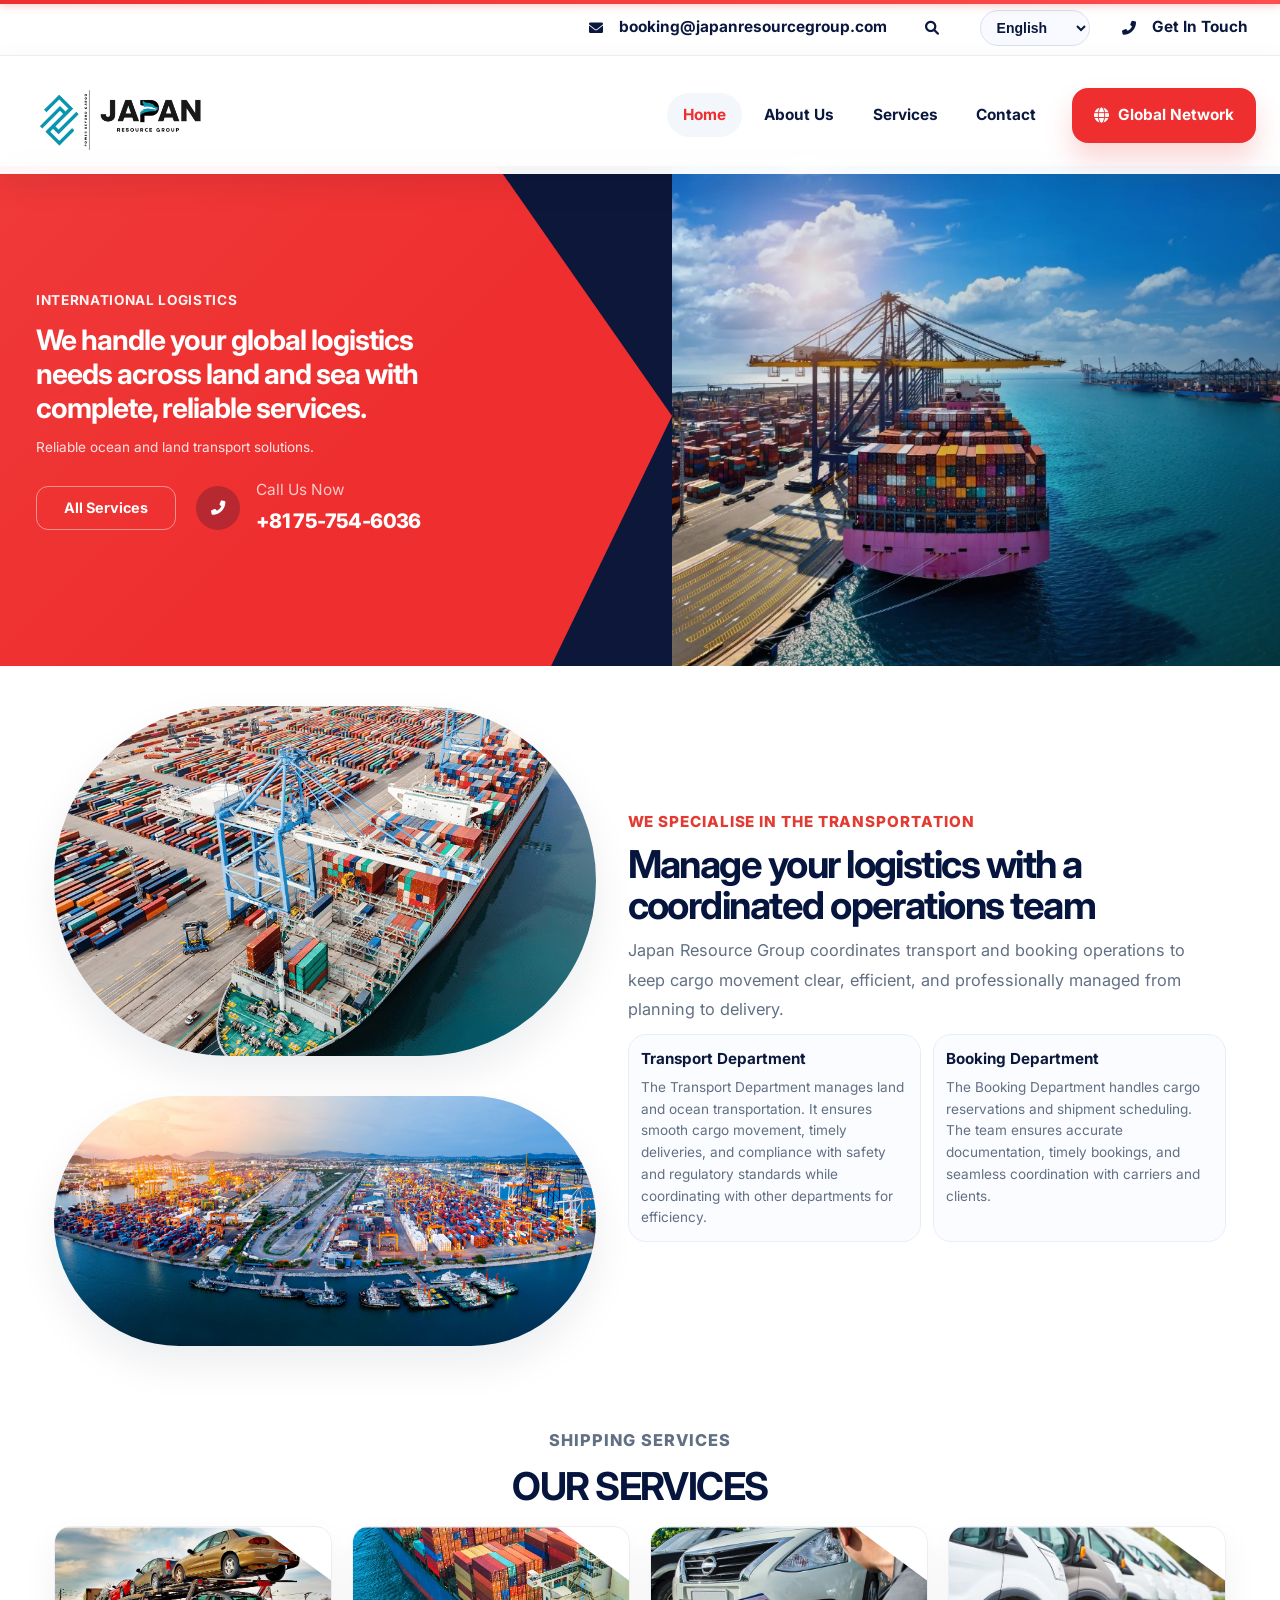
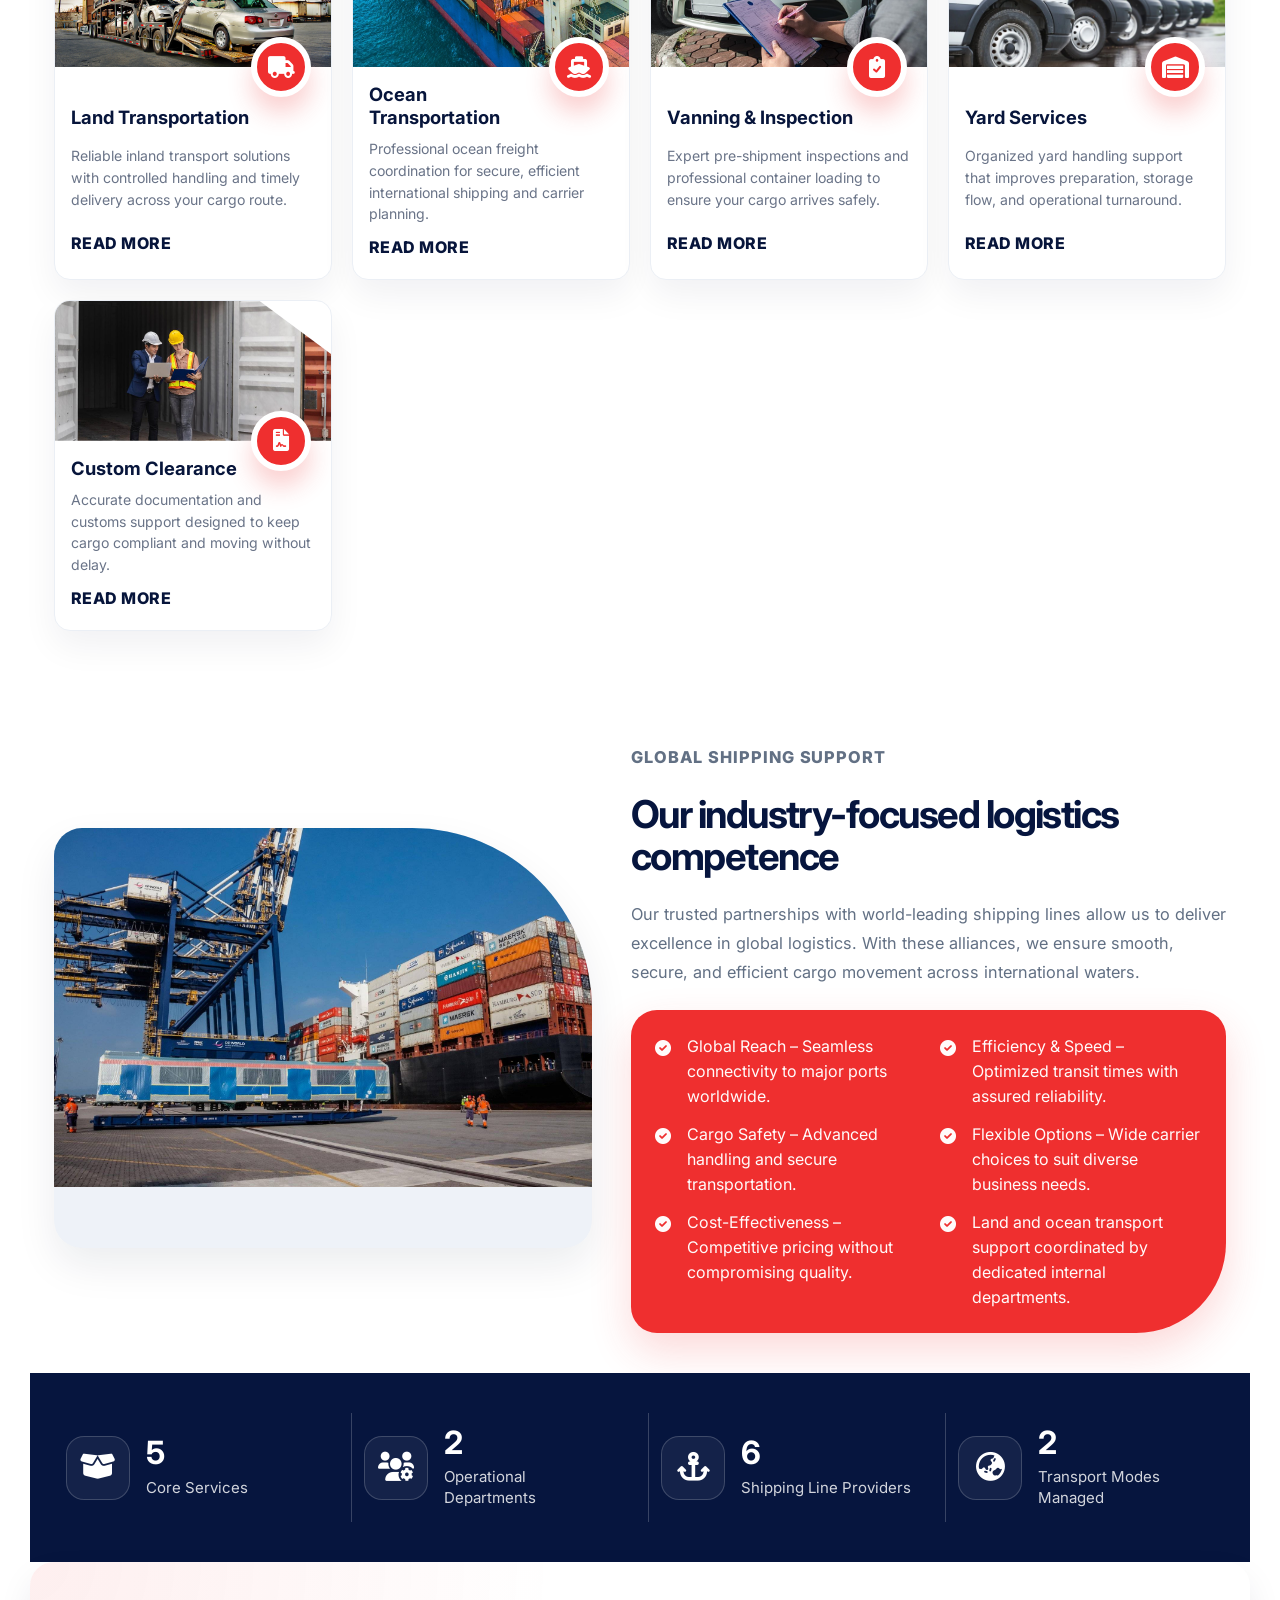
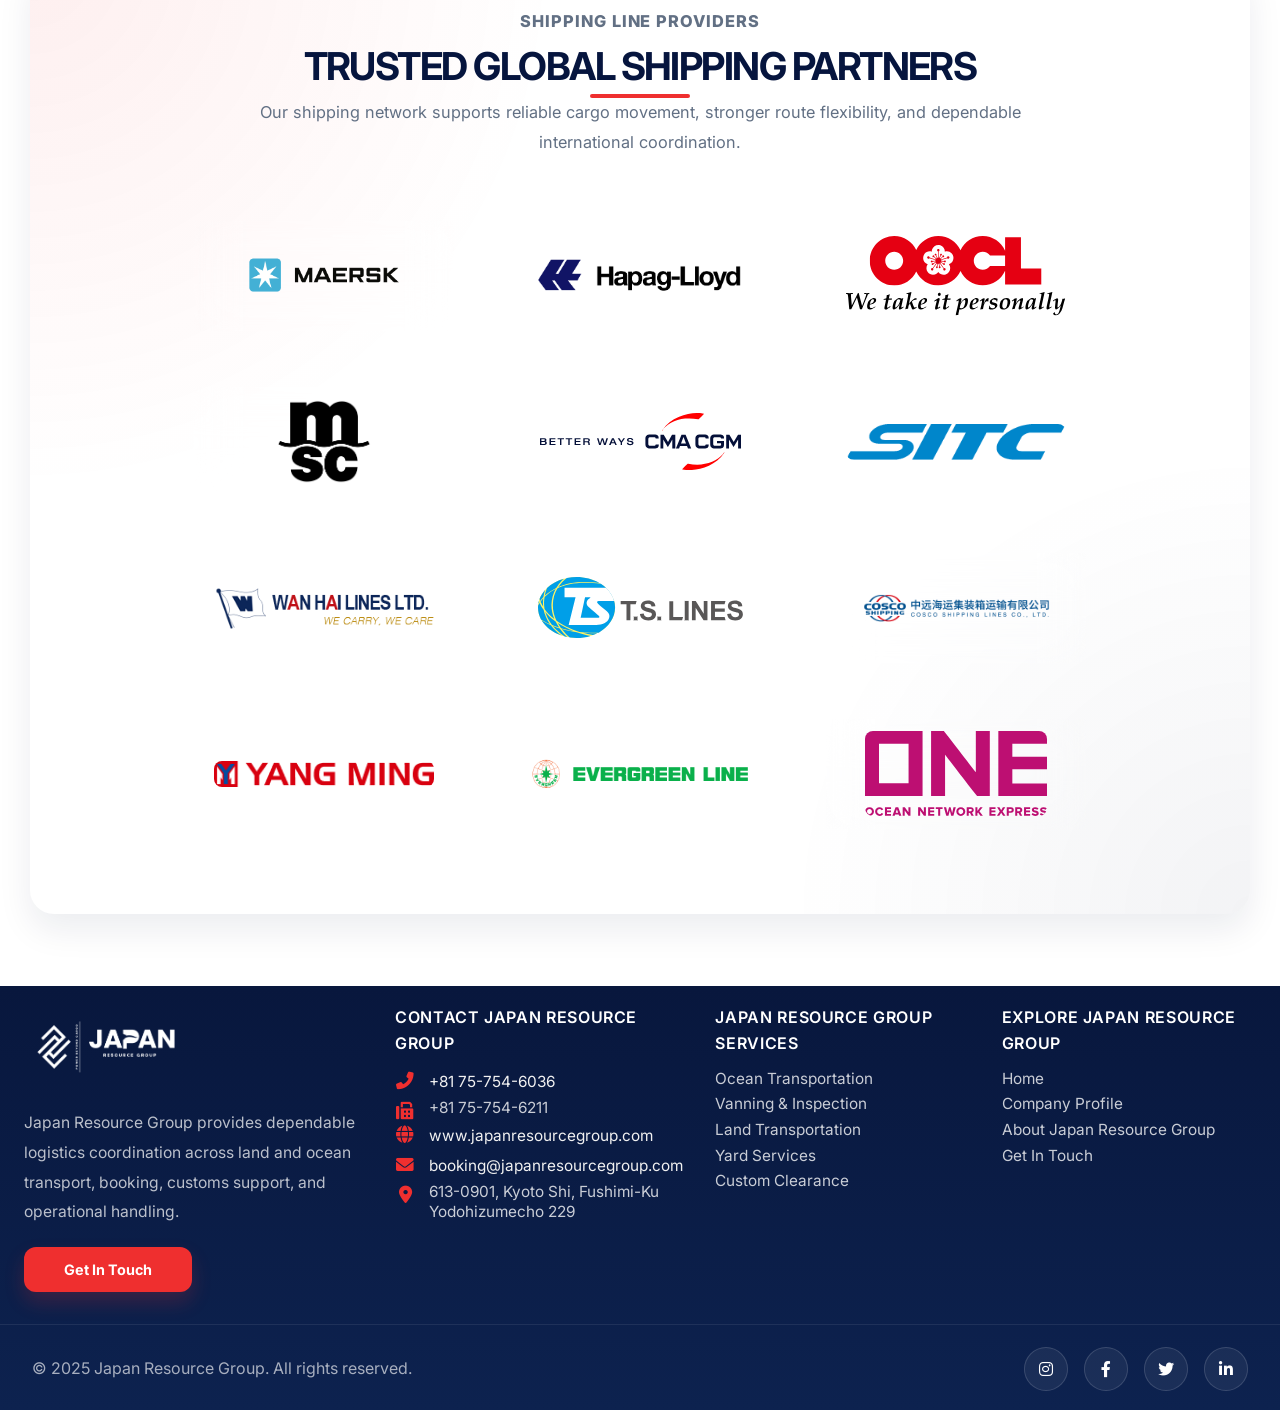
<file: index.html>
<!DOCTYPE html>
<html lang="en">
<head>
    <meta charset="UTF-8">
    <meta name="viewport" content="width=device-width, initial-scale=1.0">
    <title>Japan Resourse Group - Transport & Trade Service Provider</title>
    <link rel="stylesheet" href="styles.css">
    <link href="https://cdnjs.cloudflare.com/ajax/libs/font-awesome/6.0.0/css/all.min.css" rel="stylesheet">
    <link href="https://fonts.googleapis.com/css2?family=Inter:wght@300;400;500;600;700&display=swap" rel="stylesheet">
</head>
<body class="homepage">
    <!-- Scroll Progress Bar -->
    <div class="scroll-progress"></div>
    <header class="header-above">
       <div class="slide-in-right">
        <ul class="nav-list">
            <li><a href="contact.html">
                <i class="fas fa-envelope"></i>
                <span>booking@japanresourcegroup.com</span>
            </a></li>
            <li><a href="#" class="search-toggle"><i class="fas fa-search"></i></a></li>
            <li class="language-select">
            <select id="language-select" onchange="changeLanguage(this.value)">
                <option value="en">English</option>
                <option value="ja">日本語</option>
                <option value="zh">中文</option>
                <option value="ko">한국어</option>
            </select>
        </li>
        <li><a href="contact.html">
            <i class="fas fa-phone-alt"></i>
            <span data-translate="get-in-touch">Get In Touch</span>
        </a></li>
      
        </ul>
       </div>
    </header>
    <!-- Header -->
    <header class="header">
        <div class="header-container">
            <div class="logo">
                <img src="images/logo.png" alt="logo">
            </div>
            <nav class="nav">
                <ul class="nav-list">
                    <li><a href="index.html" class="active" data-translate="home">Home</a></li>
                    <li><a href="about.html" data-translate="about-us">About Us</a></li>
                    <li class="dropdown">
                        <a href="#services" class="dropdown-toggle" data-translate="services">Services <i class="fas fa-chevron-down"></i></a>
                        <ul class="dropdown-menu">
                            <li><a href="ocean_transportation.html">Ocean Transportation</a></li>
                            <li><a href="vanning_inspection.html">Vanning & Inspection</a></li>
                            <li><a href="land_transportation.html">Land Transportation</a></li>
                            <li><a href="yard_services.html">Yard Services</a></li>
                            <li><a href="custom_clearance.html">Custom Clearance</a></li>
                        </ul>
                    </li>
                    
                    <li><a href="contact.html">Contact</a></li>
                </ul>
            </nav>
            <div class="header-actions">
               <a href="contact.html" class="header-cta-btn"><i class="fas fa-globe"></i><span>Global Network</span></a>
            </div>
            <div class="mobile-menu-toggle">
                <span></span>
                <span></span>
                <span></span>
            </div>
        </div>
        
        <!-- Mobile Navigation Menu -->
        <nav class="mobile-nav">
            <ul class="mobile-nav-list">
                <li><a href="#home" class="mobile-nav-link">Home</a></li>
                <li><a href="about.html" class="mobile-nav-link">About Us</a></li>
                <li class="mobile-dropdown">
                    <a href="#services" class="mobile-nav-link mobile-dropdown-toggle">Services <i class="fas fa-chevron-down"></i></a>
                    <ul class="mobile-dropdown-menu">
                        <li><a href="ocean_transportation.html" class="mobile-nav-link">Ocean Transportation</a></li>
                        <li><a href="vanning_inspection.html" class="mobile-nav-link">Vanning & Inspection</a></li>
                        <li><a href="land_transportation.html" class="mobile-nav-link">Land Transportation</a></li>
                        <li><a href="yard_services.html" class="mobile-nav-link">Yard Services</a></li>
                        <li><a href="custom_clearance.html" class="mobile-nav-link">Custom Clearance</a></li>
                    </ul>
                </li>
                
                <li><a href="contact.html" class="mobile-nav-link">Contact</a></li>
            </ul>
        </nav>
    </header>



    

    <!-- Hero Section -->
    <section id="home" class="home-hero">
        <div class="home-hero-panel">
            <p class="home-hero-eyebrow">INTERNATIONAL LOGISTICS</p>
            <h1 data-translate="hero-title">Coordinated Global Logistics</h1>
            <p class="home-hero-copy">Reliable ocean and land transport solutions.</p>
            <div class="home-hero-actions">
                <a href="#services" class="home-primary-btn">All Services</a>
                <div class="home-callout">
                    <span class="home-callout-icon"><i class="fas fa-phone-alt"></i></span>
                    <div>
                        <span class="home-callout-label">Call Us Now</span>
                        <a href="tel:+81757546036" class="home-callout-link">+81 75-754-6036</a>
                    </div>
                </div>
            </div>
        </div>
        <div class="home-hero-visual" aria-hidden="true"></div>
    </section>

    <!-- Main Layout -->
    <div class="main-layout">
        <!-- Main Content Area -->
        <main class="content">
            <!-- Operations Section -->
            <section id="departments" class="operations-showcase section-reveal">
                <div class="operations-media fade-in-up">
                    <div class="operations-image operations-image-large">
                        <img src="images/port1.png" alt="Warehouse planning">
                    </div>
                    <div class="operations-image operations-image-small">
                        <img src="images/about/mission2.jpg" alt="Logistics handling">
                    </div>
                </div>
                <div class="operations-content fade-in-up stagger-1">
                    <p class="section-eyebrow">WE SPECIALISE IN THE TRANSPORTATION</p>
                    <h2>Manage your logistics with a coordinated operations team</h2>
                    <p class="operations-summary">Japan Resource Group coordinates transport and booking operations to keep cargo movement clear, efficient, and professionally managed from planning to delivery.</p>
                    <div class="operations-grid">
                        <article class="operations-point">
                            <h3 data-translate="transport-dept">Transport Department</h3>
                            <p data-translate="transport-desc">Manages land and ocean transportation, ensuring smooth cargo movement and timely deliveries across global routes.</p>
                        </article>
                        <article class="operations-point">
                            <h3 data-translate="booking-dept">Booking Department</h3>
                            <p data-translate="booking-desc">Handles cargo reservations, shipment scheduling, and documentation with precision and reliability.</p>
                        </article>
                    </div>
                </div>
            </section>

            <!-- Services Section -->
            <section id="services" class="services-showcase section-reveal">
                <div class="section-heading fade-in-up">
                    <p class="section-eyebrow">SHIPPING SERVICES</p>
                    <h2 data-translate="our-services">Specialist Logistics Services</h2>
                </div>
                <div class="services-grid home-services-grid">
                    <article class="service-feature-card card-reveal stagger-1">
                        <div class="service-feature-image">
                            <img src="images/land/land2.jpg" alt="Land transportation">
                        </div>
                        <div class="service-feature-icon">
                            <i class="fas fa-truck"></i>
                        </div>
                        <div class="service-feature-content">
                            <h3><a href="land_transportation.html">Land Transportation</a></h3>
                            <p>Reliable inland transport solutions with controlled handling and timely delivery across your cargo route.</p>
                            <a href="land_transportation.html" class="service-read-more">Read More</a>
                        </div>
                    </article>

                    <article class="service-feature-card card-reveal stagger-2">
                        <div class="service-feature-image">
                            <img src="images/ocean/banner.jpg" alt="Ocean transportation">
                        </div>
                        <div class="service-feature-icon">
                            <i class="fas fa-ship"></i>
                        </div>
                        <div class="service-feature-content">
                            <h3><a href="ocean_transportation.html">Ocean Transportation</a></h3>
                            <p>Professional ocean freight coordination for secure, efficient international shipping and carrier planning.</p>
                            <a href="ocean_transportation.html" class="service-read-more">Read More</a>
                        </div>
                    </article>

                    <article class="service-feature-card card-reveal stagger-3">
                        <div class="service-feature-image">
                            <img src="images/vanning/inspection_exterior.png" alt="Vanning & Inspection">
                        </div>
                        <div class="service-feature-icon">
                            <i class="fas fa-clipboard-check"></i>
                        </div>
                        <div class="service-feature-content">
                            <h3 data-translate="vanning-inspection"><a href="vanning_inspection.html">Vanning & Inspection</a></h3>
                            <p data-translate="vanning-inspection-desc">Expert pre-shipment inspections and professional container loading to ensure your cargo arrives safely.</p>
                            <a href="vanning_inspection.html" class="service-read-more" data-translate="read-more">Read More</a>
                        </div>
                    </article>

                    <article class="service-feature-card card-reveal stagger-4">
                        <div class="service-feature-image">
                            <img src="images/yard/cover.jpg" alt="Yard services">
                        </div>
                        <div class="service-feature-icon">
                            <i class="fas fa-warehouse"></i>
                        </div>
                        <div class="service-feature-content">
                            <h3><a href="yard_services.html">Yard Services</a></h3>
                            <p>Organized yard handling support that improves preparation, storage flow, and operational turnaround.</p>
                            <a href="yard_services.html" class="service-read-more">Read More</a>
                        </div>
                    </article>

                    <article class="service-feature-card card-reveal stagger-5">
                        <div class="service-feature-image">
                            <img src="images/custom/cover2.jpg" alt="Custom clearance">
                        </div>
                        <div class="service-feature-icon">
                            <i class="fas fa-file-contract"></i>
                        </div>
                        <div class="service-feature-content">
                            <h3><a href="custom_clearance.html">Custom Clearance</a></h3>
                            <p>Accurate documentation and customs support designed to keep cargo compliant and moving without delay.</p>
                            <a href="custom_clearance.html" class="service-read-more">Read More</a>
                        </div>
                    </article>
                </div>
            </section>

            <!-- Competence Section -->
            <section class="competence-section section-reveal">
                <div class="competence-media fade-in-up">
                    <img src="images/port2.jpg" alt="Warehouse operations">
                </div>
                <div class="competence-content fade-in-up stagger-1">
                    <p class="section-eyebrow">GLOBAL SHIPPING SUPPORT</p>
                    <h2>Our industry-focused logistics competence</h2>
                    <p data-translate="partnership-desc">Our trusted partnerships with world-leading shipping lines allow us to deliver excellence in global logistics. With these alliances, we ensure smooth, secure, and efficient cargo movement across international waters.</p>
                    <div class="competence-panel">
                        <ul class="competence-list">
                            <li data-translate="benefit1"><strong>Global Reach</strong> – Seamless connectivity to major ports worldwide.</li>
                            <li data-translate="benefit2"><strong>Efficiency & Speed</strong> – Optimized transit times with assured reliability.</li>
                            <li data-translate="benefit3"><strong>Cargo Safety</strong> – Advanced handling and secure transportation.</li>
                            <li data-translate="benefit4"><strong>Flexible Options</strong> – Wide carrier choices to suit diverse business needs.</li>
                            <li data-translate="benefit5"><strong>Cost-Effectiveness</strong> – Competitive pricing without compromising quality.</li>
                            <li>Land and ocean transport support coordinated by dedicated internal departments.</li>
                        </ul>
                    </div>
                </div>
            </section>

            <!-- Stats Section -->
            <section class="stats-band section-reveal">
                <div class="stats-grid">
                    <article class="stat-card fade-in-up stagger-1">
                        <span class="stat-icon"><i class="fas fa-box-open"></i></span>
                        <div>
                            <strong>5</strong>
                            <p>Core Services</p>
                        </div>
                    </article>
                    <article class="stat-card fade-in-up stagger-2">
                        <span class="stat-icon"><i class="fas fa-users-cog"></i></span>
                        <div>
                            <strong>2</strong>
                            <p>Operational Departments</p>
                        </div>
                    </article>
                    <article class="stat-card fade-in-up stagger-3">
                        <span class="stat-icon"><i class="fas fa-anchor"></i></span>
                        <div>
                            <strong>6</strong>
                            <p>Shipping Line Providers</p>
                        </div>
                    </article>
                    <article class="stat-card fade-in-up stagger-4">
                        <span class="stat-icon"><i class="fas fa-globe-asia"></i></span>
                        <div>
                            <strong>2</strong>
                            <p>Transport Modes Managed</p>
                        </div>
                    </article>
                </div>
            </section>

            <!-- Shipping Line Providers Section -->
            <section id="partners" class="shipping-providers-section section-reveal">
                <div class="section-heading fade-in-up">
                    <p class="section-eyebrow" data-translate="shipping-providers">SHIPPING LINE PROVIDERS</p>
                    <h2>Trusted global shipping partners</h2>
                    <p>Our shipping network supports reliable cargo movement, stronger route flexibility, and dependable international coordination.</p>
                </div>

                <div class="partners-static-container fade-in-up">
                    <div class="partners-static-grid">
                        <div class="shipping-logo">
                            <img src="images/Maersk-Logo.png" alt="Maersk" class="logo-image">
                        </div>
                        <div class="shipping-logo">
                            <img src="images/partners/hapag.png" alt="Hapag-Lloyd" class="logo-image">
                        </div>
                        <div class="shipping-logo">
                            <img src="images/OOCL_logo.svg" alt="OOCL" class="logo-image">
                        </div>
                        <div class="shipping-logo">
                            <img src="images/partners/msc.png" alt="MSC" class="logo-image">
                        </div>
                        <div class="shipping-logo">
                            <img src="images/partners/CMACGM.svg" alt="CMA CGM" class="logo-image">
                        </div>
                        <div class="shipping-logo">
                            <img src="images/partners/sitc.png" alt="SITC" class="logo-image">
                        </div>
                        <div class="shipping-logo">
                            <img src="images/partners/ts_lines.png" alt="T.S. Lines" class="logo-image">
                        </div>
                        <div class="shipping-logo">
                            <img src="images/partners/wan_hai.png" alt="Wan Hai" class="logo-image">
                        </div>
                        <div class="shipping-logo">
                            <img src="images/partners/cosco.png" alt="COSCO" class="logo-image">
                        </div>
                        <div class="shipping-logo">
                            <img src="images/partners/yang_ming.png" alt="Yang Ming" class="logo-image">
                        </div>
                        <div class="shipping-logo">
                            <img src="images/partners/evergreen.png" alt="Evergreen" class="logo-image">
                        </div>
                        <div class="shipping-logo">
                            <img src="images/partners/one.svg" alt="Evergreen" class="logo-image">
                        </div>
                    </div>
                </div>
            </section>

          
        </main>
    </div>

    <!-- Footer -->
    <footer id="contact" class="footer">
        <div class="footer-content">
            <div class="footer-section footer-brand">
               <img src="images/logo.png" alt="logo" width="250" height="100"/>
               <p>Japan Resource Group provides dependable logistics coordination across land and ocean transport, booking, customs support, and operational handling.</p>
               <a href="contact.html" class="footer-cta">Get In Touch</a>
            </div>
            <div class="footer-section">
                <h4 data-translate="contact-japan">CONTACT JAPAN RESOURCE GROUP</h4>
                
                <div class="contact-info">
                    <div class="contact-item">
                        <i class="fas fa-phone-alt"></i>
                        <div class="contact-details">
                            <a href="tel:+81757546036" data-translate="footer-phone-2" style="text-decoration:none;">+81 75-754-6036</a>
                        </div>
                    </div>
                    <div class="contact-item">
                        <i class="fas fa-fax"></i>
                        <div class="contact-details">
                            <span data-translate="footer-phone-3">+81 75-754-6211</span>
                        </div>
                    </div>
                    <div class="contact-item">
                        <i class="fas fa-globe"></i>
                        <a href="https://www.japanresourcegroup.com" target="_blank" data-translate="footer-website">www.japanresourcegroup.com</a>
                    </div>
                    <div class="contact-item">
                        <i class="fas fa-envelope"></i>
                        <a href="mailto:booking@japanresourcegroup.com" data-translate="footer-email">booking@japanresourcegroup.com</a>
                    </div>
                    <div class="contact-item">
                        <i class="fas fa-map-marker-alt"></i>
                        <span data-translate="footer-address">613-0901, Kyoto Shi, Fushimi-Ku Yodohizumecho 229</span>
                    </div>
                </div>
            </div>
            <div class="footer-section">
                <h4 data-translate="japan-services">JAPAN RESOURCE GROUP SERVICES</h4>
                <ul>
                    <li><a href="ocean_transportation.html" data-translate="ocean_transportation">Ocean Transportation</a></li>
                    <li><a href="vanning_inspection.html" data-translate="vanning_inspection">Vanning & Inspection</a></li>
                    <li><a href="land_transportation.html" data-translate="land_transportation">Land Transportation</a></li>
                    <li><a href="yard_services.html" data-translate="yard_services">Yard Services</a></li>
                    <li><a href="custom_clearance.html" data-translate="custom_clearance">Custom Clearance</a></li>
                </ul>
            </div>
            <div class="footer-section">
                <h4 data-translate="explore-japan">EXPLORE JAPAN RESOURCE GROUP</h4>
                <ul>
                    <li><a href="index.html" data-translate="home">Home</a></li>
                    <li><a href="about.html" data-translate="company-profile">Company Profile</a></li>
                    <li><a href="about.html" data-translate="about-japan">About Japan Resource Group</a></li>
                    <li><a href="contact.html" data-translate="get-in-touch">Get In Touch</a></li>
                </ul>
            </div>
        </div>
        <div class="footer-bottom">
            <p><span data-translate="footer-copyright">&copy; 2025 Japan Resource Group.</span> <span data-translate="rights-reserved">All rights reserved.</span></p>
            <div class="social-links">
                <!-- <a href="#"><i class="fab fa-facebook"></i></a> -->
                <a href="#"><i class="fab fa-instagram"></i></a>
                <a href="#"><i class="fab fa-facebook-f"></i></a>
                <a href="#"><i class="fab fa-twitter"></i></a>
                <a href="#"><i class="fab fa-linkedin-in"></i></a>
            </div>
        </div>
    </footer>

    <!-- Scroll to Top Button -->
    <button id="scrollToTop" class="scroll-to-top" aria-label="Scroll to top">
        <i class="fas fa-chevron-up"></i>
    </button>

    <script src="script.js"></script>
    <script src="language-system.js"></script>
    <script src="search.js"></script>
    <script src="scroll-to-top.js"></script>
</body>
</html>
</file>
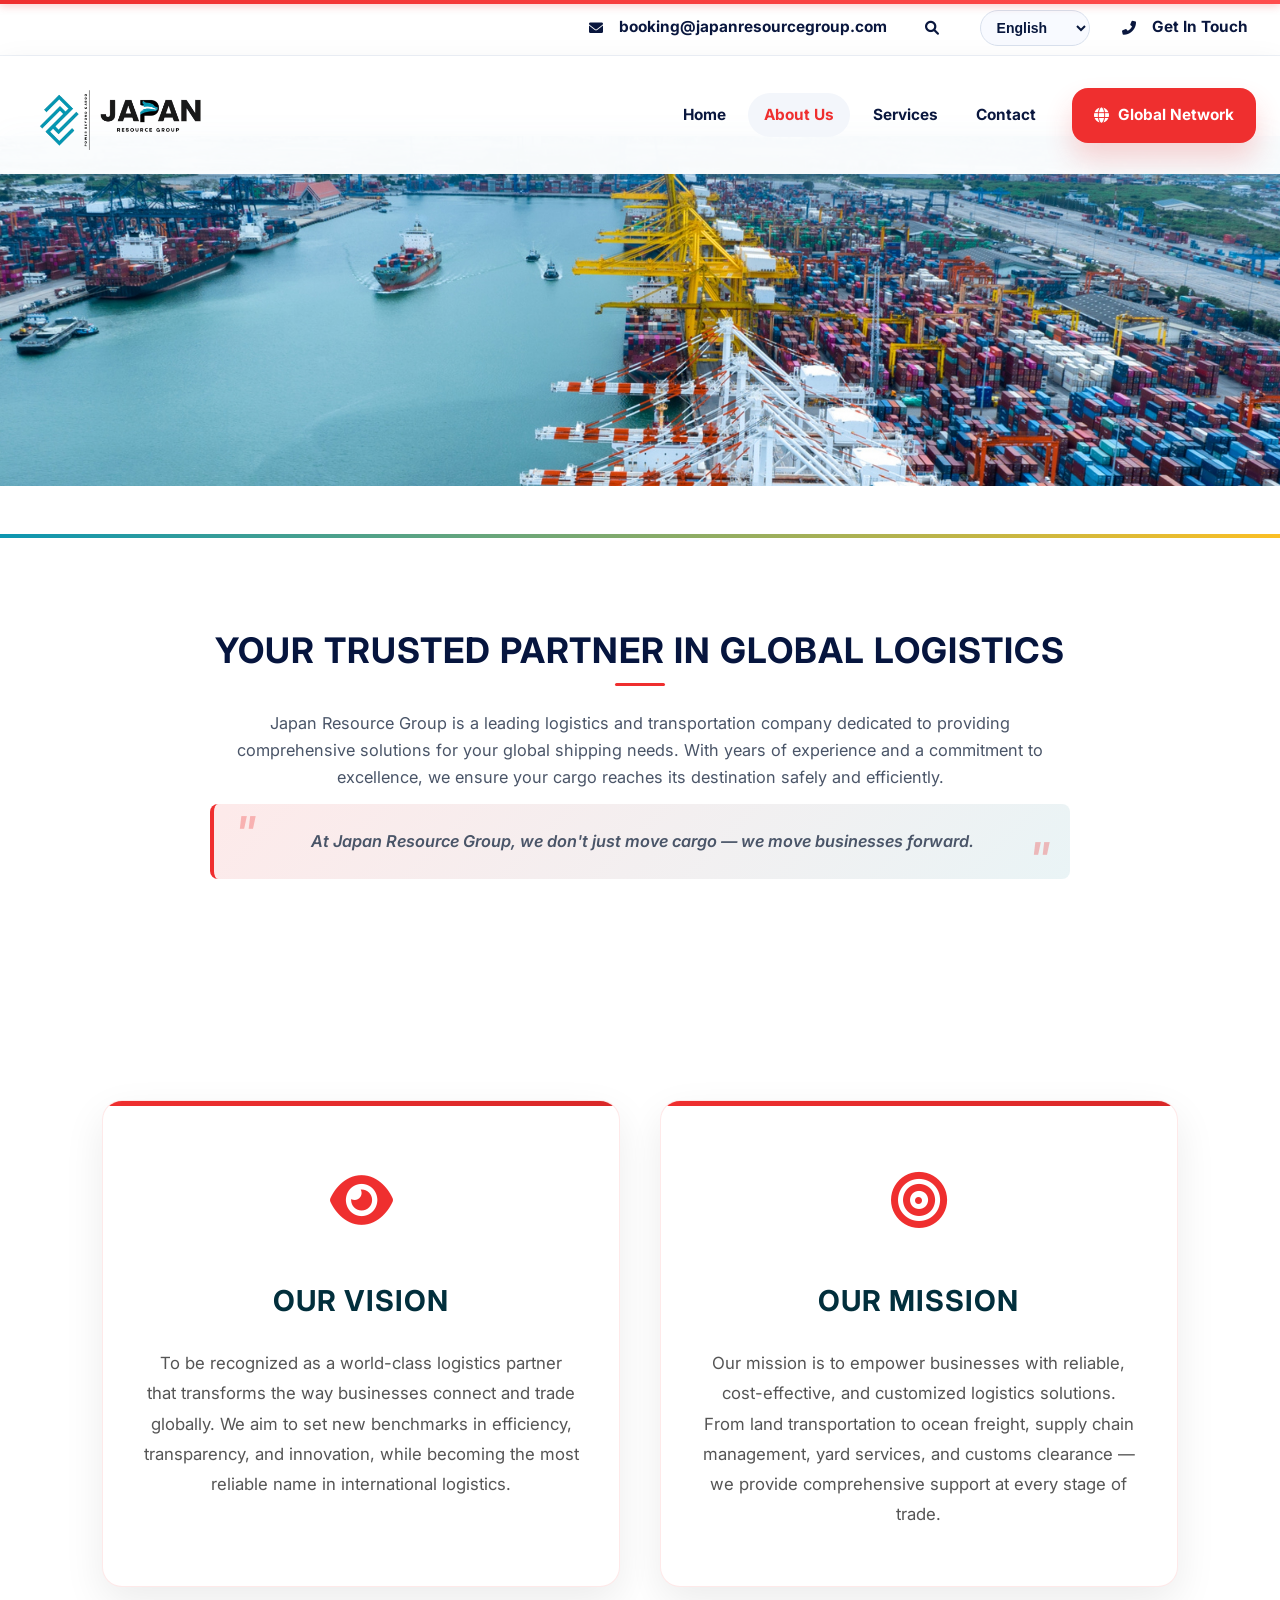
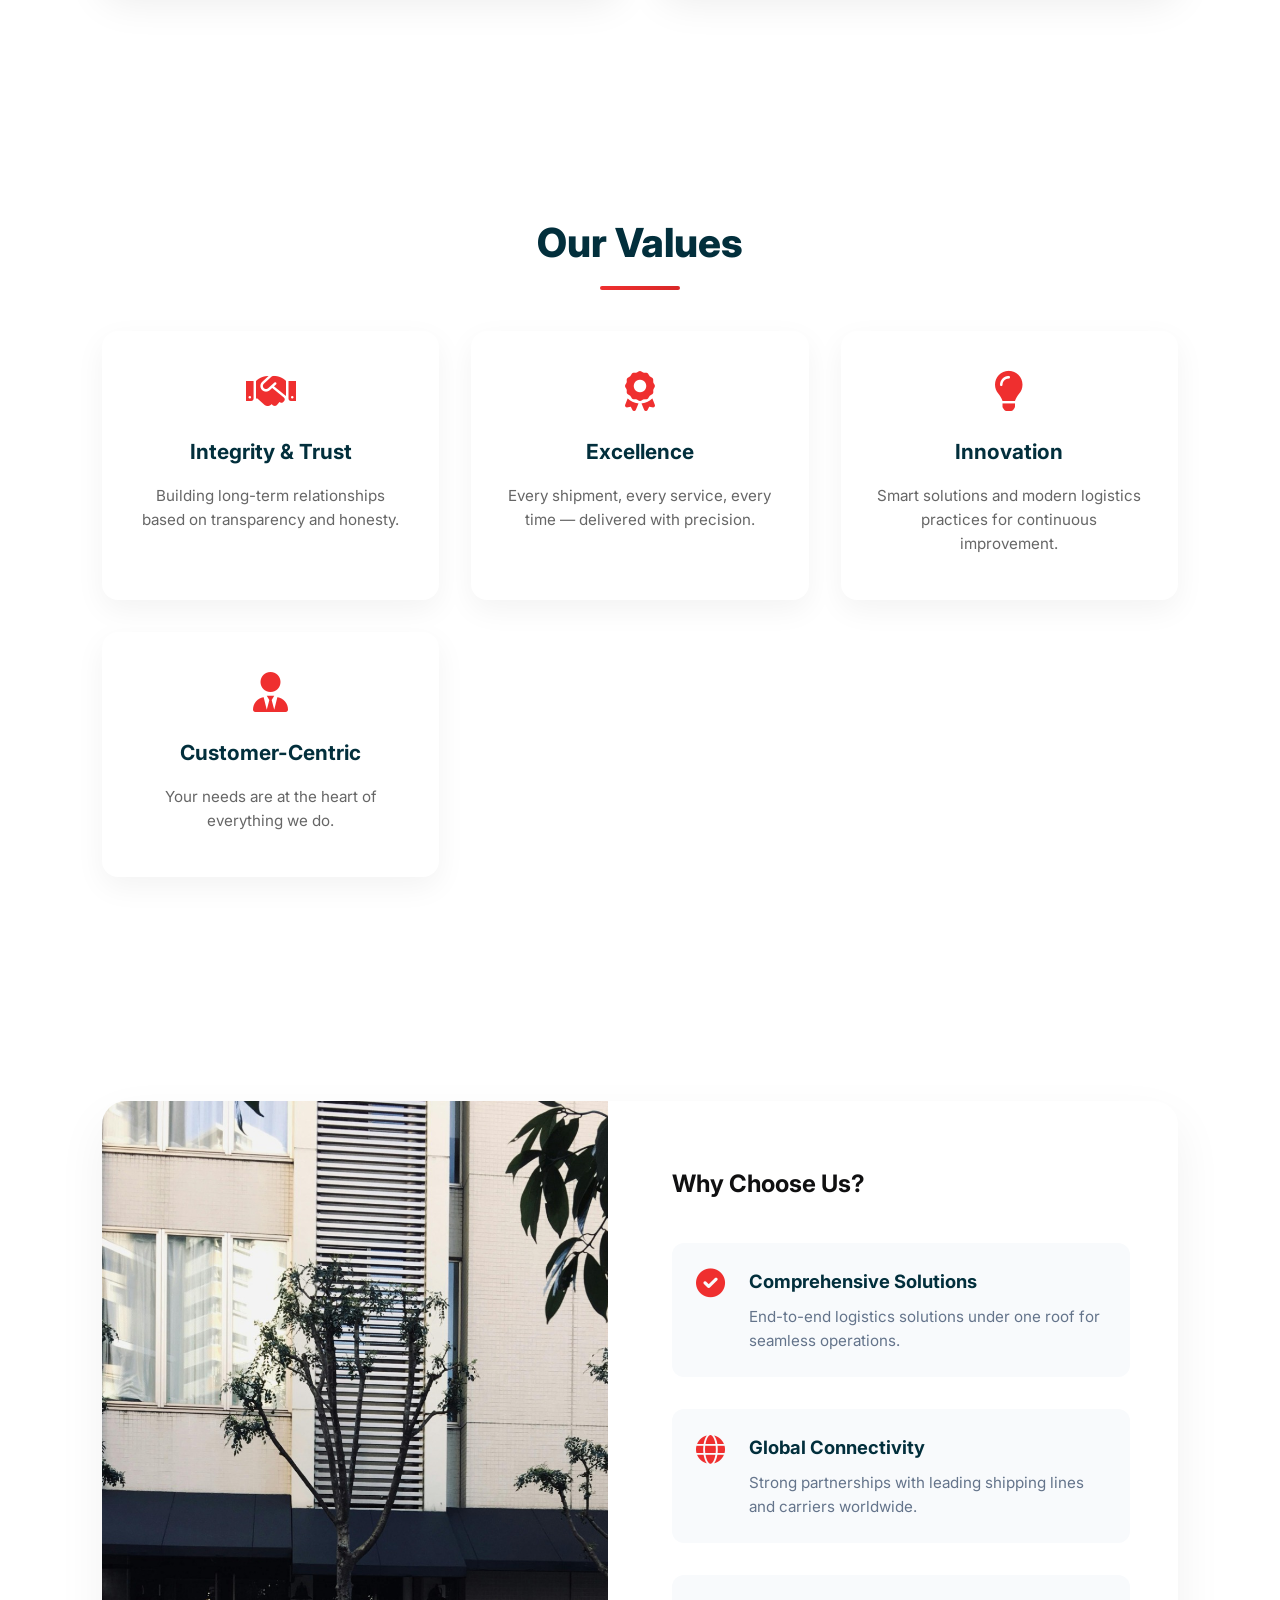
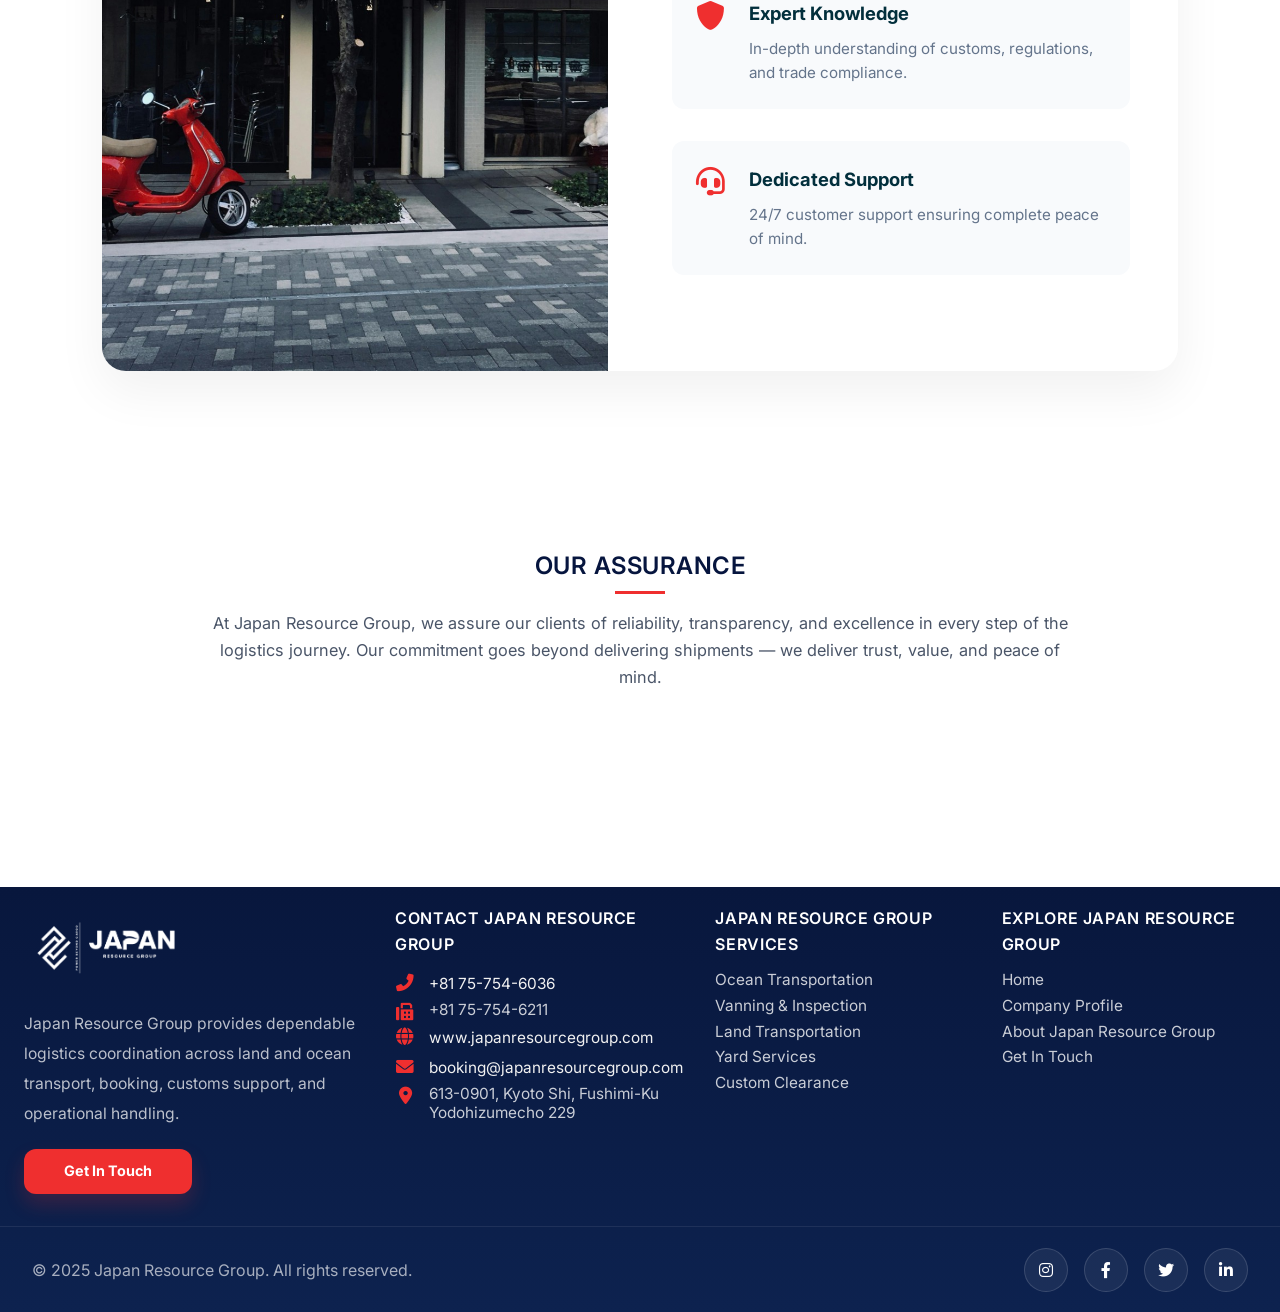
<file: about.html>
<!DOCTYPE html>
<html lang="en">
<head>
    <meta charset="UTF-8">
    <meta name="viewport" content="width=device-width, initial-scale=1.0">
    <title>About Us - Japan Resource Group - Transport & Trade Service Provider</title>
    <link rel="stylesheet" href="styles.css">
    <link href="https://cdnjs.cloudflare.com/ajax/libs/font-awesome/6.0.0/css/all.min.css" rel="stylesheet">
    <link href="https://fonts.googleapis.com/css2?family=Inter:wght@300;400;500;600;700&display=swap" rel="stylesheet">
</head>
<body class="homepage">
    <!-- Scroll Progress Bar -->
    <div class="scroll-progress"></div>
    <header class="header-above">
       <div class="slide-in-right">
        <ul class="nav-list">
            <li><a href="contact.html">
                <i class="fas fa-envelope"></i>
                <span>booking@japanresourcegroup.com</span>
            </a></li>
            <li><a href="#" class="search-toggle"><i class="fas fa-search"></i></a></li>
            <li class="language-select">
            <select id="language-select" onchange="changeLanguage(this.value)">
                <option value="en">English</option>
                <option value="ja">日本語</option>
                <option value="zh">中文</option>
                <option value="ko">한국어</option>
            </select>
        </li>
        <li><a href="contact.html">
            <i class="fas fa-phone-alt"></i>
            <span data-translate="get-in-touch">Get In Touch</span>
        </a></li>
      
        </ul>
       </div>
    </header>
    <!-- Header -->
    <header class="header">
        <div class="header-container">
            <div class="logo">
                <img src="images/logo.png" alt="logo">
            </div>
            <nav class="nav">
                <ul class="nav-list">
                    <li><a href="index.html" data-translate="home">Home</a></li>
                    <li><a href="about.html" class="active" data-translate="about-us">About Us</a></li>
                    <li class="dropdown">
                        <a href="#services" class="dropdown-toggle" data-translate="services">Services <i class="fas fa-chevron-down"></i></a>
                        <ul class="dropdown-menu">
                            <li><a href="ocean_transportation.html">Ocean Transportation</a></li>
                            <li><a href="vanning_inspection.html">Vanning & Inspection</a></li>
                            <li><a href="land_transportation.html">Land Transportation</a></li>
                            <li><a href="yard_services.html">Yard Services</a></li>
                            <li><a href="custom_clearance.html">Custom Clearance</a></li>
                        </ul>
                    </li>
                    
                    <li><a href="contact.html">Contact</a></li>
                </ul>
            </nav>
            <div class="header-actions">
               <a href="contact.html" class="header-cta-btn"><i class="fas fa-globe"></i><span>Global Network</span></a>
            </div>
            <div class="mobile-menu-toggle">
                <span></span>
                <span></span>
                <span></span>
            </div>
        </div>
        
        <!-- Mobile Navigation Menu -->
        <nav class="mobile-nav">
            <ul class="mobile-nav-list">
                <li><a href="index.html" class="mobile-nav-link">Home</a></li>
                <li><a href="about.html" class="mobile-nav-link">About Us</a></li>
                <li class="mobile-dropdown">
                    <a href="#services" class="mobile-nav-link mobile-dropdown-toggle">Services <i class="fas fa-chevron-down"></i></a>
                    <ul class="mobile-dropdown-menu">
                        <li><a href="ocean_transportation.html" class="mobile-nav-link">Ocean Transportation</a></li>
                        <li><a href="vanning_inspection.html" class="mobile-nav-link">Vanning & Inspection</a></li>
                        <li><a href="land_transportation.html" class="mobile-nav-link">Land Transportation</a></li>
                        <li><a href="yard_services.html" class="mobile-nav-link">Yard Services</a></li>
                        <li><a href="custom_clearance.html" class="mobile-nav-link">Custom Clearance</a></li>
                    </ul>
                </li>
                
                <li><a href="contact.html" class="mobile-nav-link">Contact</a></li>
            </ul>
        </nav>
    </header>


    <!-- Main Banner -->
    <section class="about-banner">
    
    </section>

    <!-- About Us Content -->
    <div class="about-container">
        <div class="about-main-content">
            <div class="company-section bounce-in-up">
                <h2 class="bounce-in-left" data-translate="about-subtitle">JAPAN RESOURCE GROUP | ABOUT US</h2>
                <p class="text-reveal bounce-elastic stagger-1" data-translate="about-desc">Japan Resource Group stands as a trusted name in logistics and supply chain management, delivering excellence through experience, reliability, and innovation. With a strong global presence and a customer-first approach, we specialize in providing comprehensive solutions that simplify complex logistics challenges. Our services cover land transportation, ocean freight, supply chain management, yard services, and customs clearance — ensuring end-to-end support for businesses across industries. Backed by an expert team and strategic global partnerships, we focus on efficiency, transparency, and cost-effectiveness to help our clients achieve smooth and seamless trade operations.</p>
                <p class="highlight-text bounce-scale stagger-2">At Japan Resource Group, we don't just move cargo — we move businesses forward.</p>
            </div>

          

            <!-- Modern Purpose Section (Mission & Vision) -->
            <section class="modern-section">
                <div class="purpose-grid">
                    <div class="purpose-card vision-card bounce-in-left">
                        <div class="purpose-icon"><i class="fas fa-eye"></i></div>
                        <h3 data-translate="our-vision">Our Vision</h3>
                        <p>To be recognized as a world-class logistics partner that transforms the way businesses connect and trade globally. We aim to set new benchmarks in efficiency, transparency, and innovation, while becoming the most reliable name in international logistics.</p>
                    </div>
                    <div class="purpose-card mission-card bounce-in-right">
                        <div class="purpose-icon"><i class="fas fa-bullseye"></i></div>
                        <h3 data-translate="our-mission">Our Mission</h3>
                        <p>Our mission is to empower businesses with reliable, cost-effective, and customized logistics solutions. From land transportation to ocean freight, supply chain management, yard services, and customs clearance — we provide comprehensive support at every stage of trade.</p>
                    </div>
                </div>
            </section>

            <!-- Modern Core Values Section -->
            <section class="modern-section">
                <h2 class="section-title-center" data-translate="our-values">Our Core Values</h2>
                <div class="values-grid">
                    <div class="value-card bounce-in-up stagger-1">
                        <i class="fas fa-handshake"></i>
                        <h4>Integrity & Trust</h4>
                        <p>Building long-term relationships based on transparency and honesty.</p>
                    </div>
                    <div class="value-card bounce-in-up stagger-2">
                        <i class="fas fa-award"></i>
                        <h4>Excellence</h4>
                        <p>Every shipment, every service, every time — delivered with precision.</p>
                    </div>
                    <div class="value-card bounce-in-up stagger-3">
                        <i class="fas fa-lightbulb"></i>
                        <h4>Innovation</h4>
                        <p>Smart solutions and modern logistics practices for continuous improvement.</p>
                    </div>
                    <div class="value-card bounce-in-up stagger-4">
                        <i class="fas fa-user-tie"></i>
                        <h4>Customer-Centric</h4>
                        <p>Your needs are at the heart of everything we do.</p>
                    </div>
                </div>
            </section>

            <!-- Modern Why Choose Us Section -->
            <section class="modern-section">
                <div class="why-us-split bounce-in-up">
                    <div class="why-us-image">
                        <img src="images/about1.jpeg" alt="Logistics Excellence">
                    </div>
                    <div class="why-us-content">
                        <h2 class="bounce-in-left" data-translate="why-choose-us">Why Choose Us</h2>
                        <div class="benefit-list">
                            <div class="benefit-item bounce-in-right stagger-1">
                                <i class="fas fa-check-circle"></i>
                                <div>
                                    <h5>Comprehensive Solutions</h5>
                                    <p>End-to-end logistics solutions under one roof for seamless operations.</p>
                                </div>
                            </div>
                            <div class="benefit-item bounce-in-right stagger-2">
                                <i class="fas fa-globe"></i>
                                <div>
                                    <h5>Global Connectivity</h5>
                                    <p>Strong partnerships with leading shipping lines and carriers worldwide.</p>
                                </div>
                            </div>
                            <div class="benefit-item bounce-in-right stagger-3">
                                <i class="fas fa-shield-alt"></i>
                                <div>
                                    <h5>Expert Knowledge</h5>
                                    <p>In-depth understanding of customs, regulations, and trade compliance.</p>
                                </div>
                            </div>
                            <div class="benefit-item bounce-in-right stagger-4">
                                <i class="fas fa-headset"></i>
                                <div>
                                    <h5>Dedicated Support</h5>
                                    <p>24/7 customer support ensuring complete peace of mind.</p>
                                </div>
                            </div>
                        </div>
                    </div>
                </div>
            </section>

            <!-- Final Assurance Section -->
            <div class="company-section bounce-in-up hover-lift">
               
                <h3 class="bounce-scale" data-translate="our-assurance">Our Assurance</h3>
                <p>At Japan Resource Group, we assure our clients of reliability, transparency, and excellence in every step of the logistics journey. Our commitment goes beyond delivering shipments — we deliver trust, value, and peace of mind.</p>
            </div>
        </div>
        
        <!-- Land Transport Services Section -->
       <!-- <div class="land-transport-section bounce-in-up">
            <div class="land-transport-content">
                <div class="land-transport-text bounce-in-left">
                    <h2 class="bounce-scale">Efficient & Secure Land Transport, Powered by Japan Resource Group</h2>
                    <p class="bounce-elastic stagger-1">Japan Resource Group ensures smooth and reliable land transportation solutions designed to meet diverse customer needs. From dedicated carrier vehicles to containerized transport, we guarantee safe handling, timely delivery, and cost-effective operations. With years of experience in the logistics industry, our specialized land transport services provide efficiency, flexibility, and complete peace of mind for our clients.</p>
                </div>
                <div class="land-transport-image bounce-in-right">
                    <img src="https://images.unsplash.com/photo-1566576912321-d58ddd7a6088?ixlib=rb-4.0.3&ixid=M3wxMjA3fDB8MHxwaG90by1wYWdlfHx8fGVufDB8fHx8fA%3D%3D&auto=format&fit=crop&w=1000&q=80" alt="Car Carrier Truck on Highway" class="bounce-scale stagger-2">
                </div>
            </div>
        </div> -->  
        
                     
        
       
    </div>

    <!-- Footer -->
    <footer id="contact" class="footer">
        <div class="footer-content">
            <div class="footer-section footer-brand">
                <img src="images/logo.png" alt="logo" width="250" height="100"/>
                <p>Japan Resource Group provides dependable logistics coordination across land and ocean transport, booking, customs support, and operational handling.</p>
                <a href="contact.html" class="footer-cta">Get In Touch</a>
            </div>
            <div class="footer-section">
                <h4 data-translate="contact-japan">CONTACT JAPAN RESOURCE GROUP</h4>
                
                <div class="contact-info">
                    <div class="contact-item">
                        <i class="fas fa-phone-alt"></i>
                        <div class="contact-details">
                            <a href="tel:+81757546036" data-translate="footer-phone-2">+81 75-754-6036</a>
                        </div>
                    </div>
                    <div class="contact-item">
                        <i class="fas fa-fax"></i>
                        <div class="contact-details">
                            <span data-translate="footer-phone-3">+81 75-754-6211</span>
                        </div>
                    </div>
                    <div class="contact-item">
                        <i class="fas fa-globe"></i>
                        <a href="https://www.japanresourcegroup.com" target="_blank" data-translate="footer-website">www.japanresourcegroup.com</a>
                    </div>
                    <div class="contact-item">
                        <i class="fas fa-envelope"></i>
                        <a href="mailto:booking@japanresourcegroup.com" data-translate="footer-email">booking@japanresourcegroup.com</a>
                    </div>
                    <div class="contact-item">
                        <i class="fas fa-map-marker-alt"></i>
                        <span data-translate="footer-address">613-0901, Kyoto Shi, Fushimi-Ku Yodohizumecho 229</span>
                    </div>
                </div>
            </div>
            <div class="footer-section">
                <h4 data-translate="japan-services">JAPAN RESOURCE GROUP SERVICES</h4>
                <ul>
                    <li><a href="ocean_transportation.html" data-translate="ocean_transportation">Ocean Transportation</a></li>
                    <li><a href="vanning_inspection.html" data-translate="vanning_inspection">Vanning & Inspection</a></li>
                    <li><a href="land_transportation.html" data-translate="land_transportation">Land Transportation</a></li>
                    <li><a href="yard_services.html" data-translate="yard_services">Yard Services</a></li>
                    <li><a href="custom_clearance.html" data-translate="custom_clearance">Custom Clearance</a></li>
                </ul>
            </div>
            <div class="footer-section">
                <h4 data-translate="explore-japan">EXPLORE JAPAN RESOURCE GROUP</h4>
                <ul>
                    <li><a href="index.html" data-translate="home">Home</a></li>
                    <li><a href="about.html" data-translate="company-profile">Company Profile</a></li>
                    <li><a href="about.html" data-translate="about-japan">About Japan Resource Group</a></li>
                    <li><a href="contact.html" data-translate="get-in-touch">Get In Touch</a></li>
                </ul>
            </div>
        </div>
        <div class="footer-bottom">
            <p><span data-translate="footer-copyright">&copy; 2025 Japan Resource Group.</span> <span data-translate="rights-reserved">All rights reserved.</span></p>
            <div class="social-links">
                <!-- <a href="#"><i class="fab fa-facebook"></i></a> -->
                <a href="#"><i class="fab fa-instagram"></i></a>
                <a href="#"><i class="fab fa-facebook-f"></i></a>
                <a href="#"><i class="fab fa-twitter"></i></a>
                <a href="#"><i class="fab fa-linkedin-in"></i></a>
            </div>
        </div>
    </footer>
    
    <!-- Scroll to Top Button -->
    <button id="scrollToTop" class="scroll-to-top" aria-label="Scroll to top">
        <i class="fas fa-chevron-up"></i>
    </button>
    
    <script src="script.js"></script>
    <script src="language-system.js"></script>
    <script src="search.js"></script>
    <script src="scroll-to-top.js"></script>
</body>
</html>
</file>
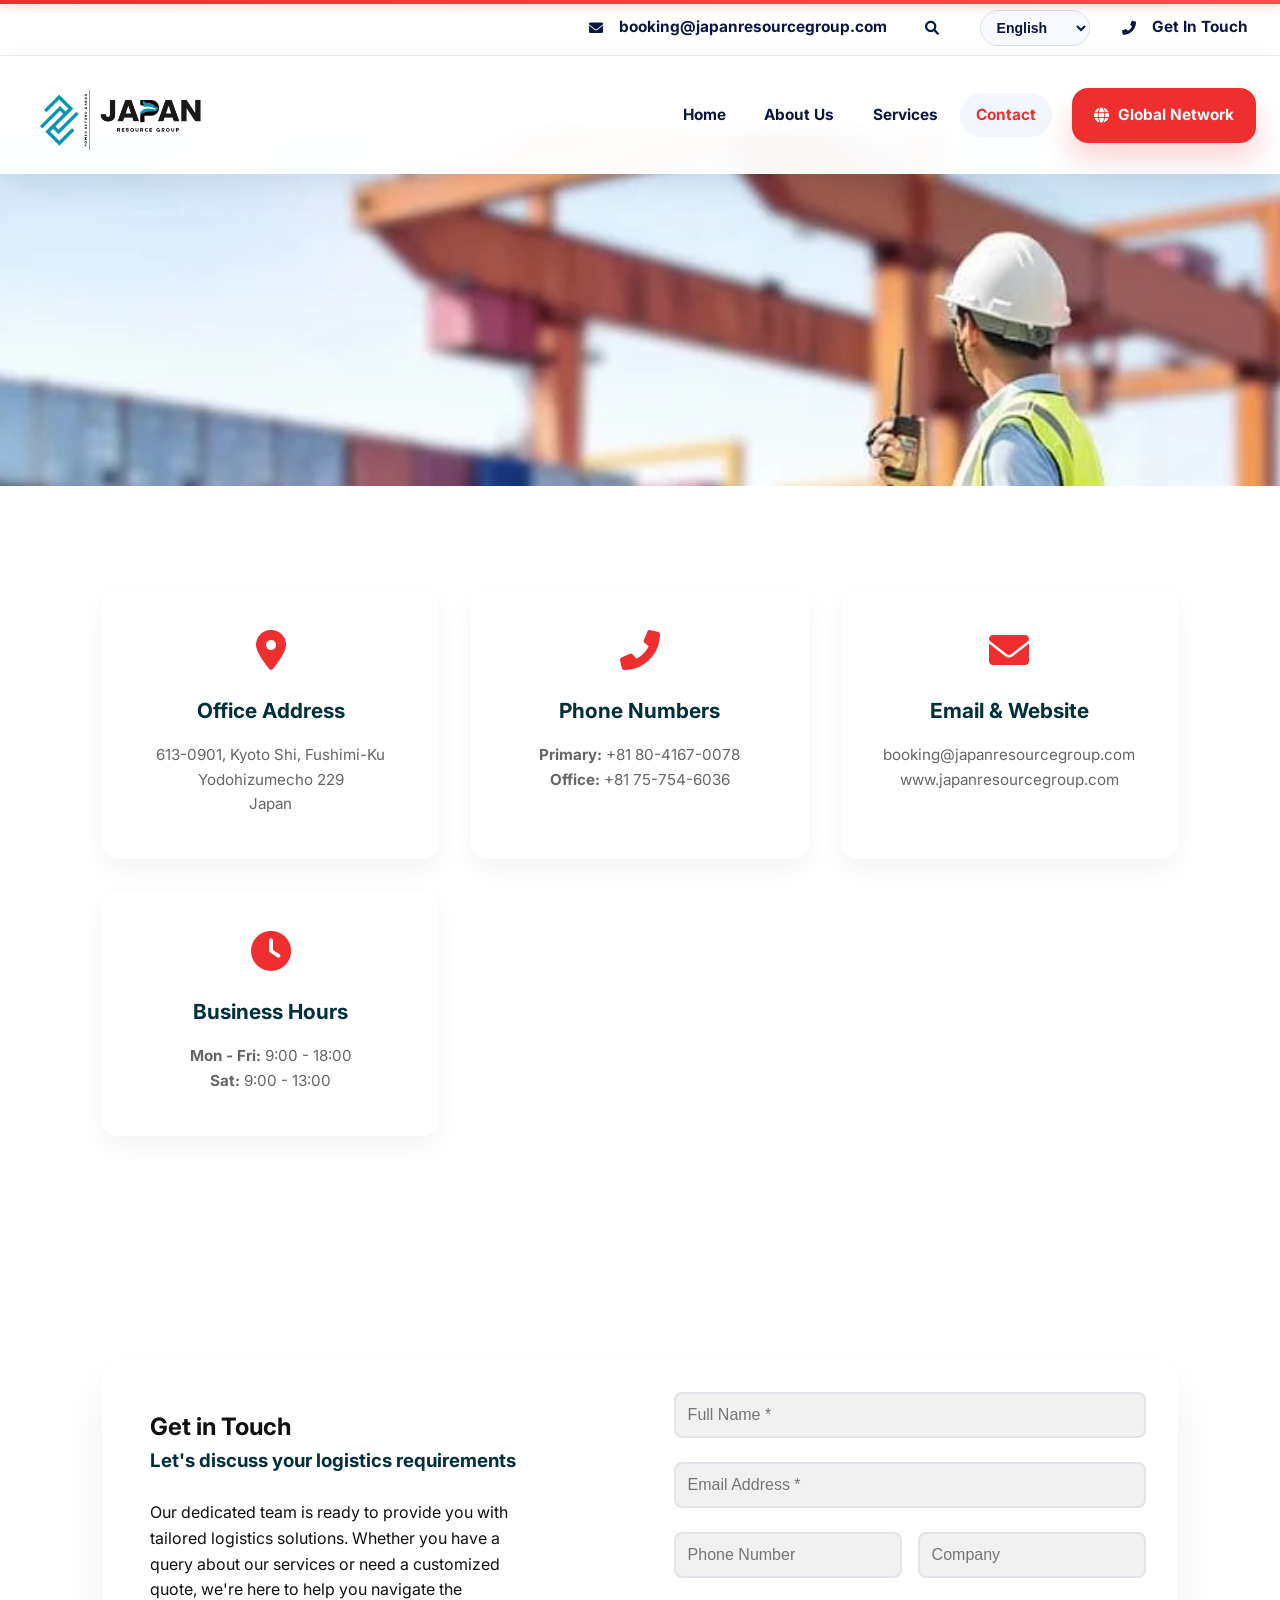
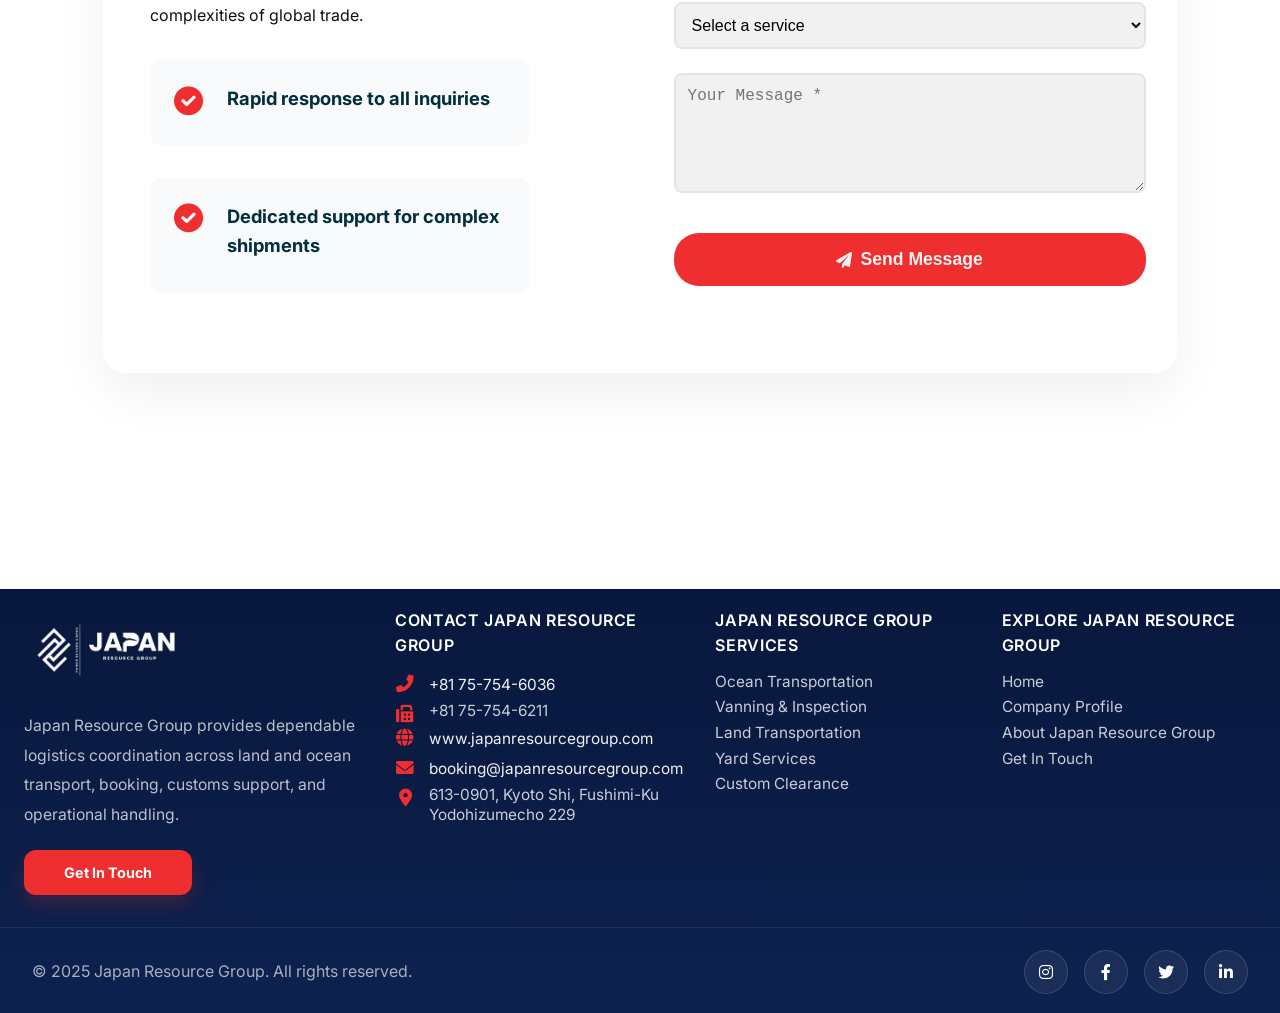
<file: contact.html>
<!DOCTYPE html>
<html lang="en">
<head>
    <meta charset="UTF-8">
    <meta name="viewport" content="width=device-width, initial-scale=1.0">
    <title>Contact Us - Japan Resource Group - Transport & Trade Service Provider</title>
    <link rel="stylesheet" href="styles.css">
    <link href="https://cdnjs.cloudflare.com/ajax/libs/font-awesome/6.0.0/css/all.min.css" rel="stylesheet">
    <link href="https://fonts.googleapis.com/css2?family=Inter:wght@300;400;500;600;700&display=swap" rel="stylesheet">
</head>
<body class="homepage">
    <!-- Scroll Progress Bar -->
    <div class="scroll-progress"></div>
    <header class="header-above">
       <div class="slide-in-right">
        <ul class="nav-list">
            <li><a href="contact.html">
                <i class="fas fa-envelope"></i>
                <span>booking@japanresourcegroup.com</span>
            </a></li>
            <li><a href="#" class="search-toggle"><i class="fas fa-search"></i></a></li>
            <li class="language-select">
            <select id="language-select" onchange="changeLanguage(this.value)">
                <option value="en">English</option>
                <option value="ja">日本語</option>
                <option value="zh">中文</option>
                <option value="ko">한국어</option>
            </select>
        </li>
        <li><a href="contact.html">
            <i class="fas fa-phone-alt"></i>
            <span data-translate="get-in-touch">Get In Touch</span>
        </a></li>
      
        </ul>
       </div>
    </header>
    <!-- Header -->
    <header class="header">
        <div class="header-container">
            <div class="logo">
                <img src="images/logo.png" alt="logo">
            </div>
            <nav class="nav">
                <ul class="nav-list">
                    <li><a href="index.html" data-translate="home">Home</a></li>
                    <li><a href="about.html" data-translate="about-us">About Us</a></li>
                    <li class="dropdown">
                        <a href="#services" class="dropdown-toggle" data-translate="services">Services <i class="fas fa-chevron-down"></i></a>
                        <ul class="dropdown-menu">
                            <li><a href="ocean_transportation.html">Ocean Transportation</a></li>
                            <li><a href="vanning_inspection.html">Vanning & Inspection</a></li>
                            <li><a href="land_transportation.html">Land Transportation</a></li>
                            <li><a href="yard_services.html">Yard Services</a></li>
                            <li><a href="custom_clearance.html">Custom Clearance</a></li>
                        </ul>
                    </li>
                    
                    <li><a href="contact.html" class="active">Contact</a></li>
                </ul>
            </nav>
            <div class="header-actions">
               <a href="contact.html" class="header-cta-btn"><i class="fas fa-globe"></i><span>Global Network</span></a>
            </div>
            <div class="mobile-menu-toggle">
                <span></span>
                <span></span>
                <span></span>
            </div>
        </div>
        
        <!-- Mobile Navigation Menu -->
        <nav class="mobile-nav">
            <ul class="mobile-nav-list">
                <li><a href="index.html" class="mobile-nav-link">Home</a></li>
                <li><a href="about.html" class="mobile-nav-link">About Us</a></li>
                <li class="mobile-dropdown">
                    <a href="#services" class="mobile-nav-link mobile-dropdown-toggle">Services <i class="fas fa-chevron-down"></i></a>
                    <ul class="mobile-dropdown-menu">
                        <li><a href="ocean_transportation.html" class="mobile-nav-link">Ocean Transportation</a></li>
                        <li><a href="vanning_inspection.html" class="mobile-nav-link">Vanning & Inspection</a></li>
                        <li><a href="land_transportation.html" class="mobile-nav-link">Land Transportation</a></li>
                        <li><a href="yard_services.html" class="mobile-nav-link">Yard Services</a></li>
                        <li><a href="custom_clearance.html" class="mobile-nav-link">Custom Clearance</a></li>
                    </ul>
                </li>
                
                <li><a href="contact.html" class="mobile-nav-link active">Contact</a></li>
            </ul>
        </nav>
    </header>

    <!-- Main Banner -->
    <section class="contact-banner">
    
    </section>

    <!-- Contact Content -->
    <div class="ocean-container">
        <div class="ocean-main-content">
            <!-- Modern Contact Info Grid -->
            <section class="modern-section" style="padding-top: 0;">
                <div class="values-grid">
                    <div class="value-card bounce-in-up stagger-1">
                        <i class="fas fa-map-marker-alt"></i>
                        <h4 data-translate="office-address">Office Address</h4>
                        <p>613-0901, Kyoto Shi, Fushimi-Ku Yodohizumecho 229<br>Japan</p>
                    </div>
                    <div class="value-card bounce-in-up stagger-2">
                        <i class="fas fa-phone-alt"></i>
                        <h4 data-translate="phone-numbers">Contact Channels</h4>
                        <p>
                            <strong>Primary:</strong> +81 80-4167-0078<br>
                            <strong>Office:</strong> +81 75-754-6036
                        </p>
                    </div>
                    <div class="value-card bounce-in-up stagger-3">
                        <i class="fas fa-envelope"></i>
                        <h4 data-translate="email-website">Digital Hub</h4>
                        <p>
                            booking@japanresourcegroup.com<br>
                            www.japanresourcegroup.com
                        </p>
                    </div>
                    <div class="value-card bounce-in-up stagger-4">
                        <i class="fas fa-clock"></i>
                        <h4 data-translate="office-hours">Business Hours</h4>
                        <p>
                            <strong>Mon - Fri:</strong> 9:00 - 18:00<br>
                            <strong>Sat:</strong> 9:00 - 13:00
                        </p>
                    </div>
                </div>
            </section>

            <!-- Modern Form & Intro Split -->
            <section class="modern-section">
                <div class="why-us-split bounce-in-up">
                    <div class="why-us-content" style="padding: 3rem;">
                        <h2 class="bounce-in-left" data-translate="contact-intro-title">Get in Touch</h2>
                        <h3 class="bounce-in-up stagger-1" style="color: var(--accent-dark); margin-bottom: 1.5rem;">Let's discuss your logistics requirements</h3>
                        <p class="bounce-in-up stagger-2" data-translate="contact-intro-desc">Our dedicated team is ready to provide you with tailored logistics solutions. Whether you have a query about our services or need a customized quote, we're here to help you navigate the complexities of global trade.</p>
                        
                        <div class="benefit-list" style="margin-top: 2rem;">
                            <div class="benefit-item bounce-in-right stagger-1">
                                <i class="fas fa-check-circle"></i>
                                <div>
                                    <h5 data-translate="contact-benefit-1">Rapid response to all inquiries</h5>
                                </div>
                            </div>
                            <div class="benefit-item bounce-in-right stagger-2">
                                <i class="fas fa-check-circle"></i>
                                <div>
                                    <h5 data-translate="contact-benefit-2">Dedicated support for complex shipments</h5>
                                </div>
                            </div>
                        </div>
                    </div>
                    <div class="why-us-image" style="background: rgba(255, 255, 255, 0.05); padding: 2rem;">
                        <div class="contact-form-container" style="box-shadow: none; padding: 0;">
                            <div id="form-messages" class="form-messages"></div>
                            <form id="contact-form" class="contact-form">
                                <div class="form-group">
                                    <input type="text" id="name" name="name" placeholder="Full Name *" required>
                                </div>
                                <div class="form-group">
                                    <input type="email" id="email" name="email" placeholder="Email Address *" required>
                                </div>
                                <div class="form-row" style="display: grid; grid-template-columns: 1fr 1fr; gap: 1rem;">
                                    <div class="form-group">
                                        <input type="tel" id="phone" name="phone" placeholder="Phone Number">
                                    </div>
                                    <div class="form-group">
                                        <input type="text" id="company" name="company" placeholder="Company">
                                    </div>
                                </div>
                                <div class="form-group">
                                    <select id="service" name="service">
                                        <option value="">Select a service</option>
                                        <option value="ocean_transportation">Ocean Transportation</option>
                                        <option value="land_transportation">Land Transportation</option>
                                        <option value="supply-chain">Vanning & Inspection</option>
                                        <option value="yard_services">Yard Services</option>
                                        <option value="custom_clearance">Custom Clearance</option>
                                    </select>
                                </div>
                                <div class="form-group">
                                    <textarea id="message" name="message" rows="4" placeholder="Your Message *" required></textarea>
                                </div>
                                <button type="submit" class="submit-btn" style="width: 100%;">
                                    <i class="fas fa-paper-plane"></i>
                                    <span data-translate="send-message">Send Message</span>
                                </button>
                            </form>
                        </div>
                    </div>
                </div>
            </section>
        </div>
    </div>

    <!-- Footer -->
    <footer id="contact" class="footer">
        <div class="footer-content">
            <div class="footer-section footer-brand">
                <img src="images/logo.png" alt="logo" width="250" height="100"/>
                <p>Japan Resource Group provides dependable logistics coordination across land and ocean transport, booking, customs support, and operational handling.</p>
                <a href="contact.html" class="footer-cta">Get In Touch</a>
            </div>
            <div class="footer-section">
                <h4 data-translate="contact-japan">CONTACT JAPAN RESOURCE GROUP</h4>
                
                <div class="contact-info">
                    <div class="contact-item">
                        <i class="fas fa-phone-alt"></i>
                        <div class="contact-details">
                            <a href="tel:+81757546036" data-translate="footer-phone-2">+81 75-754-6036</a>
                        </div>
                    </div>
                    <div class="contact-item">
                        <i class="fas fa-fax"></i>
                        <div class="contact-details">
                            <span data-translate="footer-phone-3">+81 75-754-6211</span>
                        </div>
                    </div>
                    <div class="contact-item">
                        <i class="fas fa-globe"></i>
                        <a href="https://www.japanresourcegroup.com" target="_blank" data-translate="footer-website">www.japanresourcegroup.com</a>
                    </div>
                    <div class="contact-item">
                        <i class="fas fa-envelope"></i>
                        <a href="mailto:booking@japanresourcegroup.com" data-translate="footer-email">booking@japanresourcegroup.com</a>
                    </div>
                    <div class="contact-item">
                        <i class="fas fa-map-marker-alt"></i>
                        <span data-translate="footer-address">613-0901, Kyoto Shi, Fushimi-Ku Yodohizumecho 229</span>
                    </div>
                </div>
            </div>
            <div class="footer-section">
                <h4 data-translate="japan-services">JAPAN RESOURCE GROUP SERVICES</h4>
                <ul>
                    <li><a href="ocean_transportation.html" data-translate="ocean_transportation">Ocean Transportation</a></li>
                    <li><a href="vanning_inspection.html" data-translate="vanning_inspection">Vanning & Inspection</a></li>
                    <li><a href="land_transportation.html" data-translate="land_transportation">Land Transportation</a></li>
                    <li><a href="yard_services.html" data-translate="yard_services">Yard Services</a></li>
                    <li><a href="custom_clearance.html" data-translate="custom_clearance">Custom Clearance</a></li>
                </ul>
            </div>
            <div class="footer-section">
                <h4 data-translate="explore-japan">EXPLORE JAPAN RESOURCE GROUP</h4>
                <ul>
                    <li><a href="index.html" data-translate="home">Home</a></li>
                    <li><a href="about.html" data-translate="company-profile">Company Profile</a></li>
                    <li><a href="about.html" data-translate="about-japan">About Japan Resource Group</a></li>
                    <li><a href="contact.html" data-translate="get-in-touch">Get In Touch</a></li>
                </ul>
            </div>
        </div>
        <div class="footer-bottom">
            <p><span data-translate="footer-copyright">&copy; 2025 Japan Resource Group.</span> <span data-translate="rights-reserved">All rights reserved.</span></p>
            <div class="social-links">
                <!-- <a href="#"><i class="fab fa-facebook"></i></a> -->
                <a href="#"><i class="fab fa-instagram"></i></a>
                <a href="#"><i class="fab fa-facebook-f"></i></a>
                <a href="#"><i class="fab fa-twitter"></i></a>
                <a href="#"><i class="fab fa-linkedin-in"></i></a>
            </div>
        </div>
    </footer>

    <!-- Scroll to Top Button -->
    <button id="scrollToTop" class="scroll-to-top" aria-label="Scroll to top">
        <i class="fas fa-chevron-up"></i>
    </button>


    
    <!-- Email Functionality Script -->
    <script>
        // Contact form submission with multiple email options
        document.getElementById('contact-form').addEventListener('submit', function(e) {
            e.preventDefault();
            
            const form = this;
            const submitBtn = form.querySelector('.submit-btn');
            const messagesDiv = document.getElementById('form-messages');
            
            // Show loading state
            submitBtn.innerHTML = '<i class="fas fa-spinner fa-spin"></i> Processing...';
            submitBtn.disabled = true;
            
            // Clear previous messages
            messagesDiv.innerHTML = '';
            messagesDiv.className = 'form-messages';
            
            // Get form data
            const formData = {
                name: form.name.value,
                email: form.email.value,
                phone: form.phone.value,
                company: form.company.value,
                service: form.service.value,
                message: form.message.value
            };
            
            // Validate required fields
            if (!formData.name || !formData.email || !formData.message) {
                messagesDiv.innerHTML = '<div class="error-message"><i class="fas fa-exclamation-circle"></i> Please fill in all required fields (Name, Email, and Message).</div>';
                messagesDiv.className = 'form-messages error';
                submitBtn.innerHTML = '<i class="fas fa-paper-plane"></i> Send Message';
                submitBtn.disabled = false;
                return;
            }
            
            // Try PHP method first, fallback to mailto
            sendEmail(formData, submitBtn, messagesDiv);
        });
        
        function sendEmail(formData, submitBtn, messagesDiv) {
            // Check if we're running on a web server or locally
            const isLocalFile = window.location.protocol === 'file:';
            
            if (isLocalFile) {
                // If running locally, skip PHP and go directly to mailto
                console.log('Running locally, using mailto method');
                sendViaMailto(formData, submitBtn, messagesDiv);
                return;
            }
            
            // Create form data for PHP submission
            const phpFormData = new FormData();
            Object.keys(formData).forEach(key => {
                phpFormData.append(key, formData[key]);
            });
            
            // Try PHP submission first
            fetch('send_email.php', {
                method: 'POST',
                body: phpFormData
            })
            .then(response => {
                if (!response.ok) {
                    throw new Error(`HTTP error! status: ${response.status}`);
                }
                return response.json();
            })
            .then(data => {
                if (data.success) {
                    messagesDiv.innerHTML = '<div class="success-message"><i class="fas fa-check-circle"></i> Thank you! Your message has been sent successfully. We will get back to you soon.</div>';
                    messagesDiv.className = 'form-messages success';
                    document.getElementById('contact-form').reset();
                } else {
                    throw new Error(data.message || 'PHP email failed');
                }
            })
            .catch(error => {
                console.log('PHP method failed, trying mailto fallback:', error);
                // Fallback to mailto
                sendViaMailto(formData, submitBtn, messagesDiv);
            })
            .finally(() => {
                submitBtn.innerHTML = '<i class="fas fa-paper-plane"></i> Send Message';
                submitBtn.disabled = false;
            });
        }
        
        function sendViaMailto(formData, submitBtn, messagesDiv) {
            // Create mailto link
            const subject = `Contact Form Submission from ${formData.name}`;
            const body = `Name: ${formData.name}
Email: ${formData.email}
Phone: ${formData.phone || 'Not provided'}
Company: ${formData.company || 'Not provided'}
Service Interested In: ${formData.service || 'Not specified'}

Message:
${formData.message}`;
            
            const mailtoLink = `mailto:booking@japanresourcegroup.com?subject=${encodeURIComponent(subject)}&body=${encodeURIComponent(body)}`;
            
            // Open mailto link
            window.location.href = mailtoLink;
            
            // Show success message
            messagesDiv.innerHTML = '<div class="success-message"><i class="fas fa-envelope"></i> Your default email client should open. If it doesn\'t, please email us directly at booking@japanresourcegroup.com</div>';
            messagesDiv.className = 'form-messages success';
            
            // Reset form
            document.getElementById('contact-form').reset();
        }
    </script>
    
    
    <script src="script.js"></script>
    <script src="language-system.js"></script>
    <script src="search.js"></script>
    <script src="scroll-to-top.js"></script>
</body>
</html>
</file>
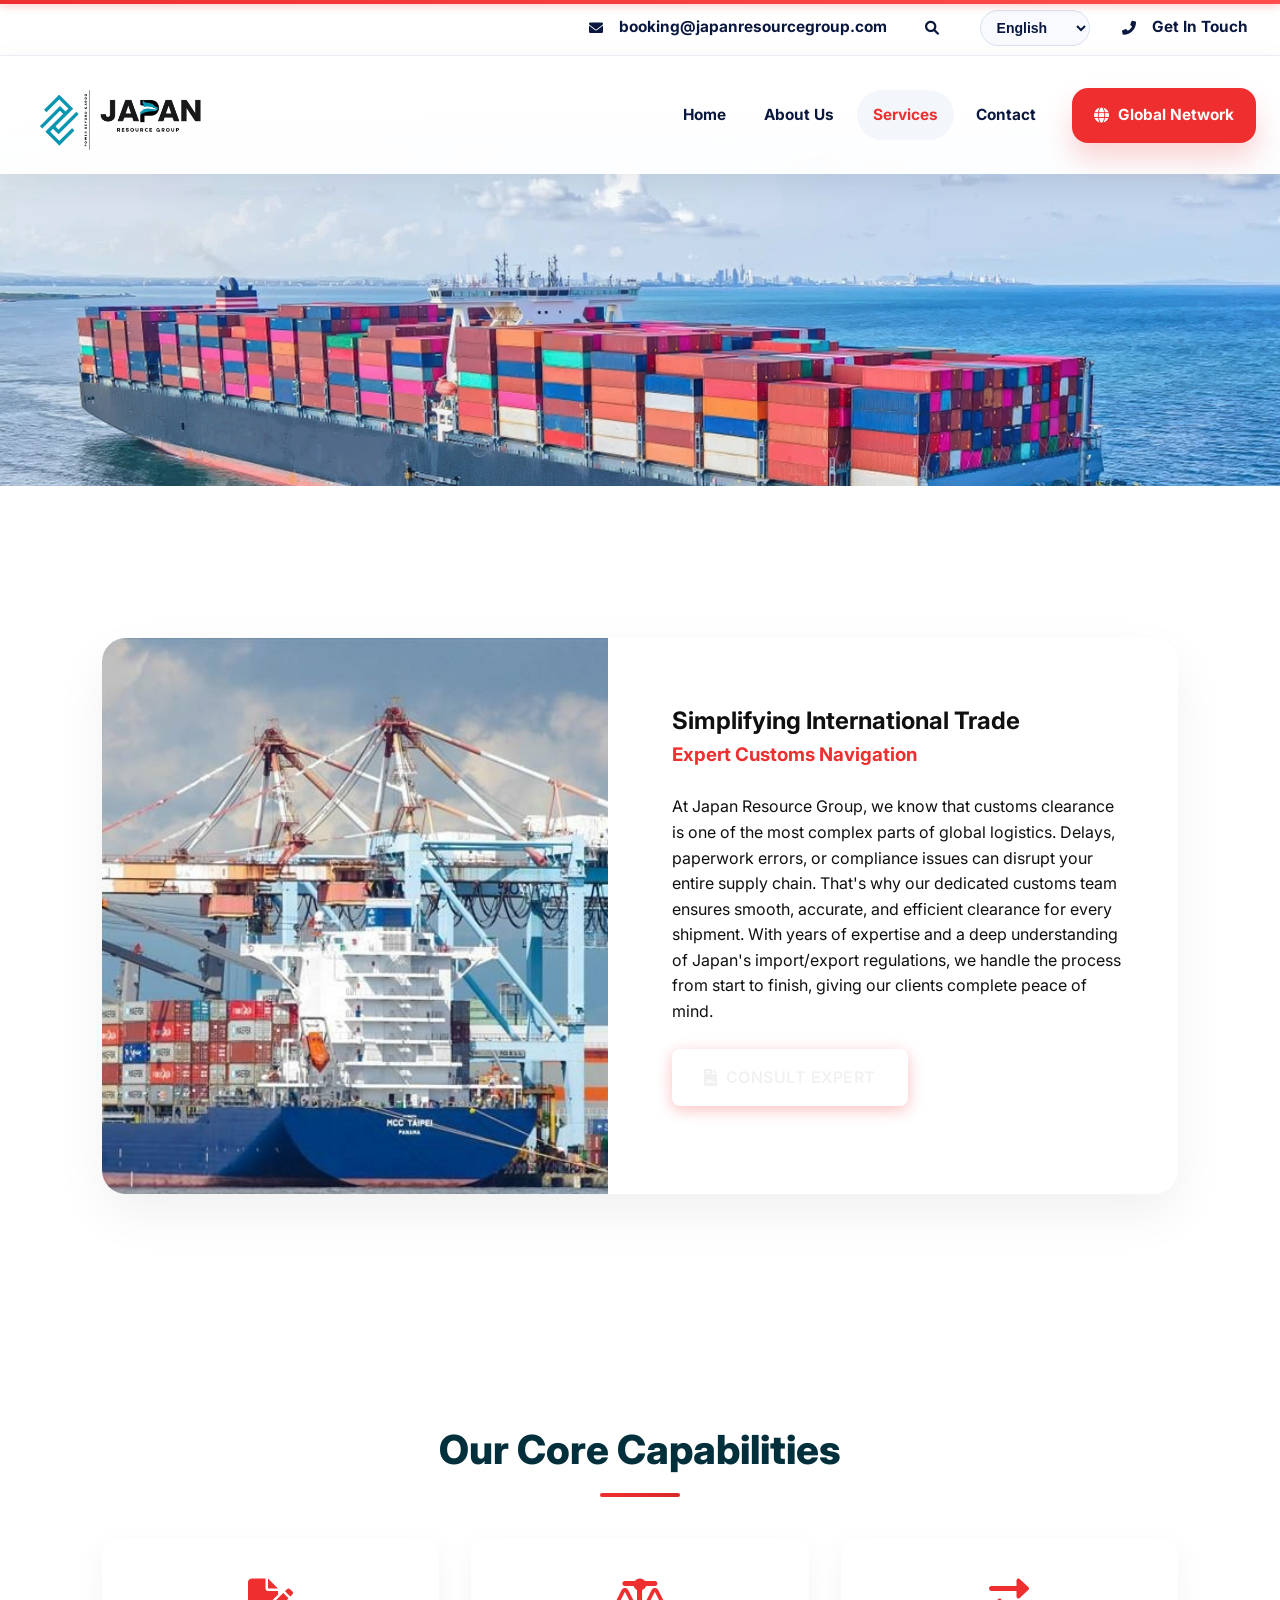
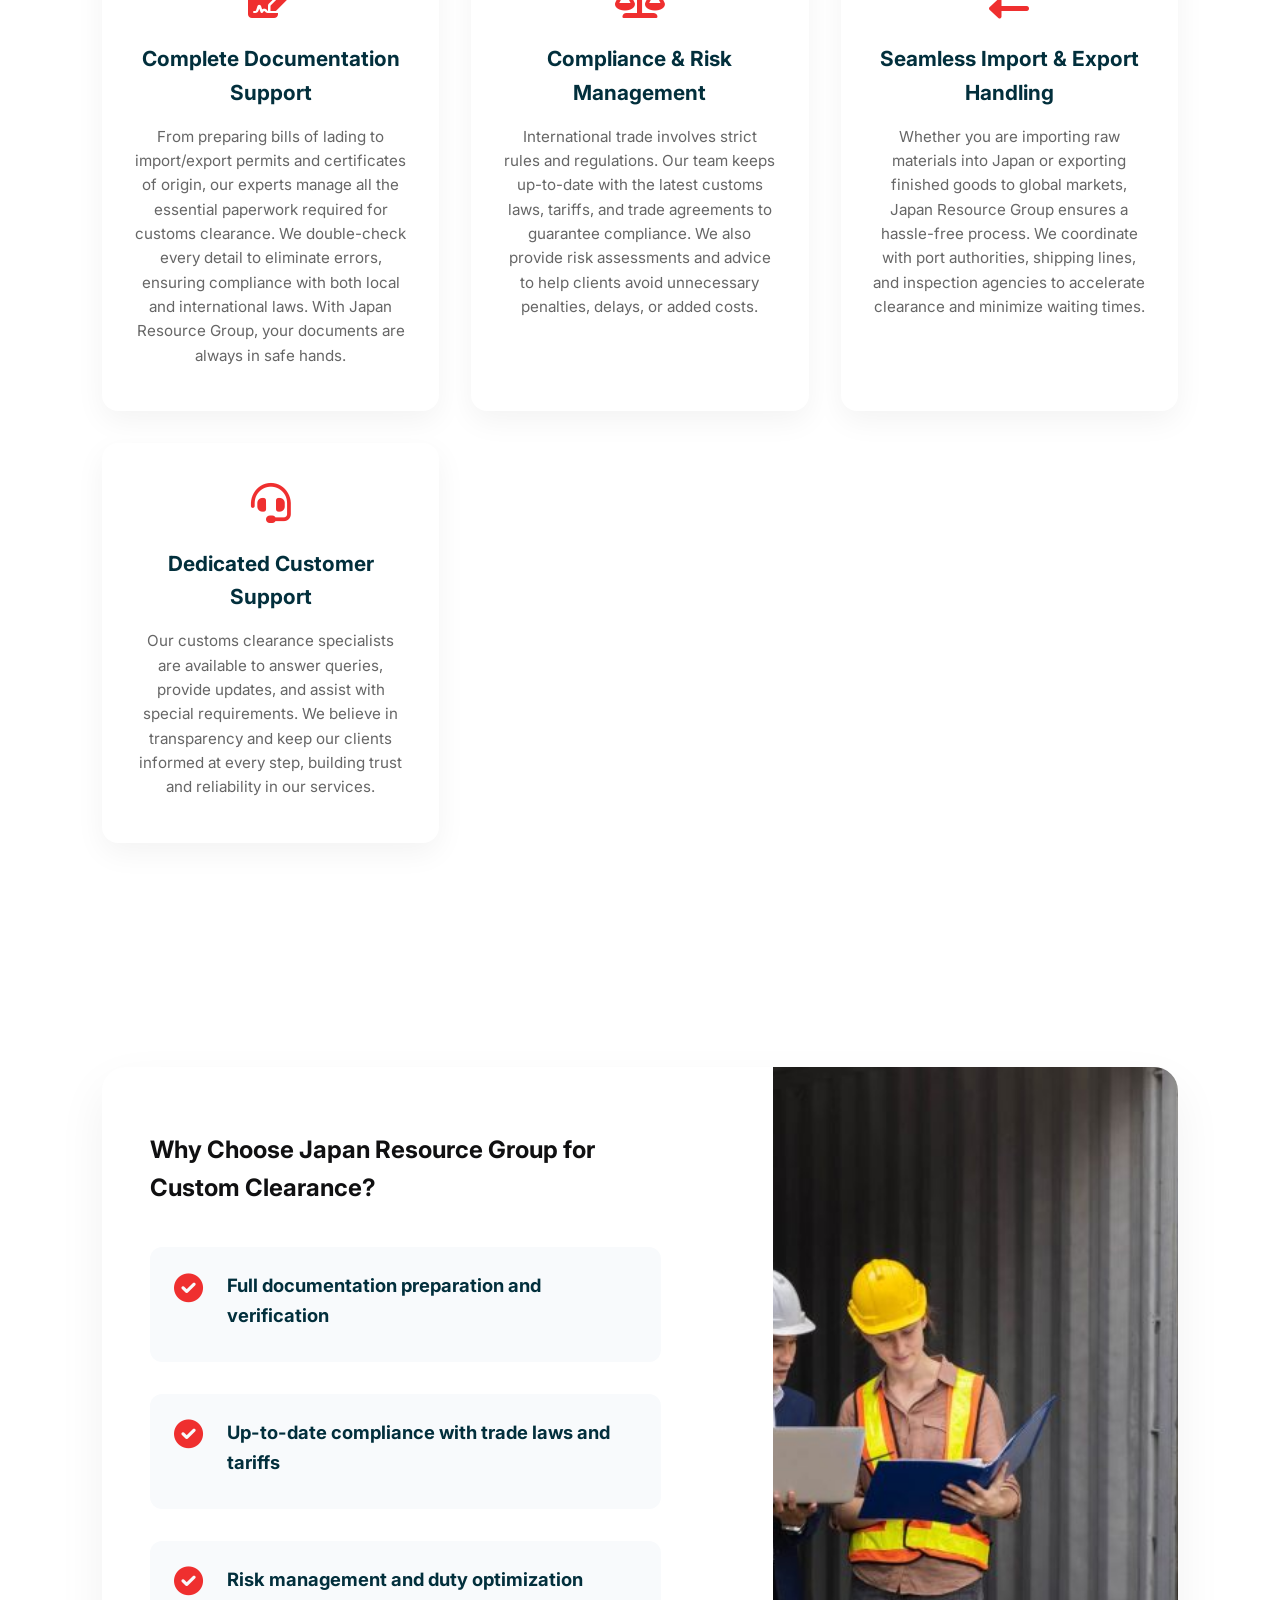
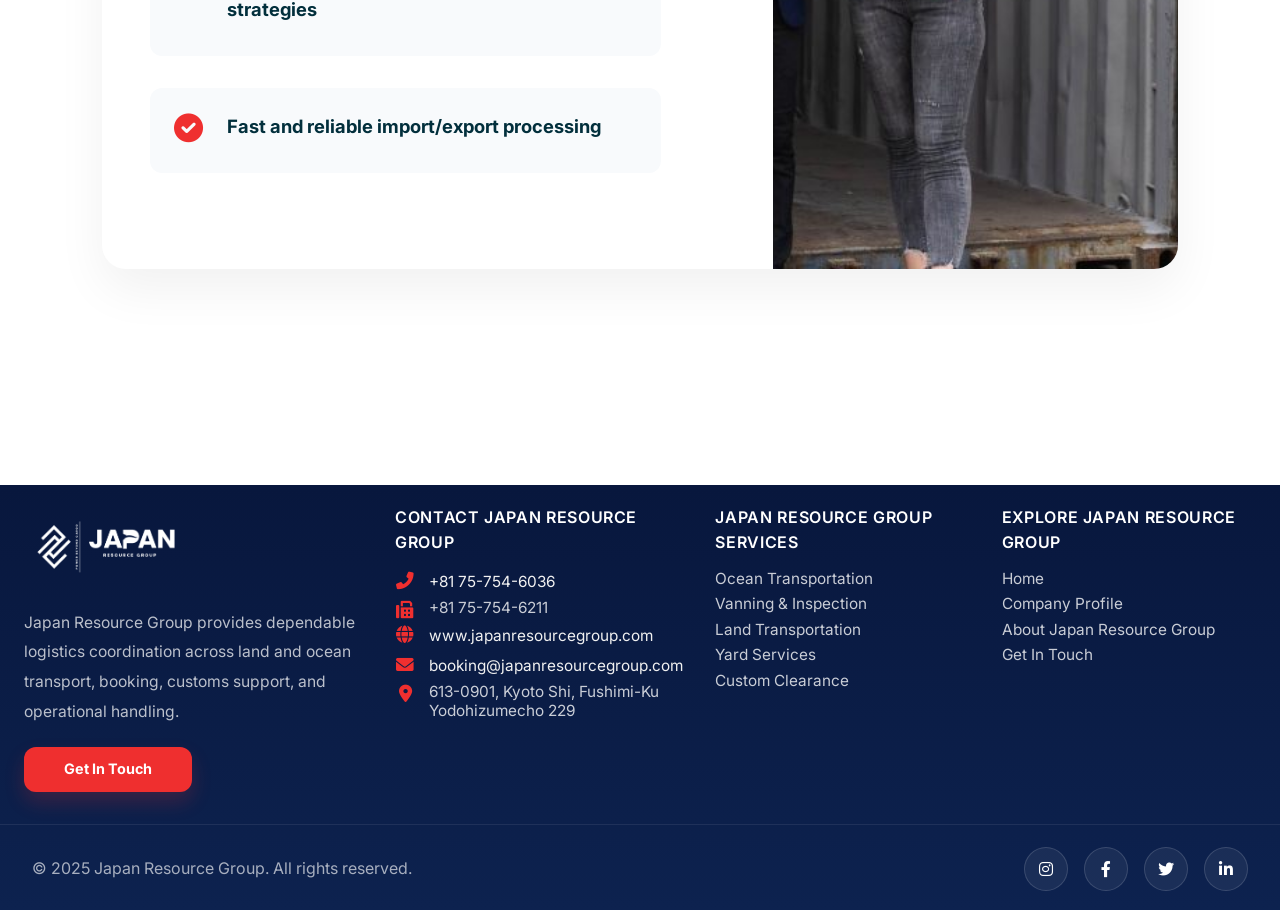
<file: custom_clearance.html>
<!DOCTYPE html>
<html lang="en">
<head>
    <meta charset="UTF-8">
    <meta name="viewport" content="width=device-width, initial-scale=1.0">
    <title>Custom Clearance - Japan Resource Group - Transport & Trade Service Provider</title>
    <link rel="stylesheet" href="styles.css">
    <link href="https://cdnjs.cloudflare.com/ajax/libs/font-awesome/6.0.0/css/all.min.css" rel="stylesheet">
    <link href="https://fonts.googleapis.com/css2?family=Inter:wght@300;400;500;600;700&display=swap" rel="stylesheet">
</head>
<body class="homepage">
    <!-- Scroll Progress Bar -->
    <div class="scroll-progress"></div>
    
    <header class="header-above">
       <div class="slide-in-right">
        <ul class="nav-list">
            <li><a href="contact.html">
                <i class="fas fa-envelope"></i>
                <span>booking@japanresourcegroup.com</span>
            </a></li>
            <li><a href="#" class="search-toggle"><i class="fas fa-search"></i></a></li>
            <li class="language-select">
            <select id="language-select" onchange="changeLanguage(this.value)">
                <option value="en">English</option>
                <option value="ja">日本語</option>
                <option value="zh">中文</option>
                <option value="ko">한국어</option>
            </select>
        </li>
        <li><a href="contact.html">
            <i class="fas fa-phone-alt"></i>
            <span data-translate="get-in-touch">Get In Touch</span>
        </a></li>
      
        </ul>
       </div>
    </header>
    <!-- Header -->
    <header class="header">
        <div class="header-container">
            <div class="logo">
                <img src="images/logo.png" alt="logo">
            </div>
            <nav class="nav">
                <ul class="nav-list">
                    <li><a href="index.html" data-translate="home">Home</a></li>
                    <li><a href="about.html" data-translate="about-us">About Us</a></li>
                    <li class="dropdown">
                        <a href="#services" class="dropdown-toggle active" data-translate="services">Services <i class="fas fa-chevron-down"></i></a>
                        <ul class="dropdown-menu">
                            <li><a href="ocean_transportation.html">Ocean Transportation</a></li>
                            <li><a href="vanning_inspection.html">Vanning & Inspection</a></li>
                            <li><a href="land_transportation.html">Land Transportation</a></li>
                            <li><a href="yard_services.html">Yard Services</a></li>
                            <li><a href="custom_clearance.html" class="active">Custom Clearance</a></li>
                        </ul>
                    </li>
                    
                    <li><a href="contact.html">Contact</a></li>
                </ul>
            </nav>
            <div class="header-actions">
               <a href="contact.html" class="header-cta-btn"><i class="fas fa-globe"></i><span>Global Network</span></a>
            </div>
            <div class="mobile-menu-toggle">
                <span></span>
                <span></span>
                <span></span>
            </div>
        </div>
        
        <!-- Mobile Navigation Menu -->
        <nav class="mobile-nav">
            <ul class="mobile-nav-list">
                <li><a href="index.html" class="mobile-nav-link">Home</a></li>
                <li><a href="about.html" class="mobile-nav-link">About Us</a></li>
                <li class="mobile-dropdown active">
                    <a href="#services" class="mobile-nav-link mobile-dropdown-toggle">Services <i class="fas fa-chevron-down"></i></a>
                    <ul class="mobile-dropdown-menu">
                        <li><a href="ocean_transportation.html" class="mobile-nav-link">Ocean Transportation</a></li>
                        <li><a href="vanning_inspection.html" class="mobile-nav-link">Vanning & Inspection</a></li>
                        <li><a href="land_transportation.html" class="mobile-nav-link">Land Transportation</a></li>
                        <li><a href="yard_services.html" class="mobile-nav-link">Yard Services</a></li>
                        <li><a href="custom_clearance.html" class="mobile-nav-link active">Custom Clearance</a></li>
                    </ul>
                </li>
                
                <li><a href="contact.html" class="mobile-nav-link">Contact</a></li>
            </ul>
        </nav>
    </header>

    <!-- Main Banner -->
    <section class="custom-banner">
    
    </section>

    <!-- Ocean Transportation Content -->
    <div class="ocean-container">
        <div class="ocean-main-content">
            <!-- Modern Intro Split Section -->
            <section class="modern-section">
                <div class="why-us-split bounce-in-up">
                    <div class="why-us-image">
                        <img src="images/custom/custom2.jpeg" alt="Custom Clearance">
                    </div>
                    <div class="why-us-content">
                        <h2 class="bounce-in-left" data-translate="custom-simplifying-title">SIMPLIFYING INTERNATIONAL TRADE</h2>
                        <h3 class="bounce-in-up stagger-1" style="color: var(--primary-red); margin-bottom: 1.5rem;">Expert Customs Navigation</h3>
                        <p class="bounce-in-up stagger-2" data-translate="custom-simplifying-desc">At Japan Resource Group, we know that customs clearance is one of the most complex parts of global logistics. Delays, paperwork errors, or compliance issues can disrupt your entire supply chain. That's why our dedicated customs team ensures smooth, accurate, and efficient clearance for every shipment.</p>
                        <a href="contact.html" class="download-btn bounce-in-up stagger-3" style="text-decoration: none;"><i class="fas fa-file-contract"></i> Consult Expert</a>
                    </div>
                </div>
            </section>

            <!-- Modern Capabilities Grid -->
            <section class="modern-section">
                <h2 class="section-title-center" data-translate="core-capabilities">Our Core Capabilities</h2>
                <div class="values-grid">
                    <div class="value-card bounce-in-up stagger-1">
                        <i class="fas fa-file-signature"></i>
                        <h4 data-translate="custom-documentation-title">Documentation Support</h4>
                        <p data-translate="custom-documentation-desc">Expert management of bills of lading, import/export permits, and certificates of origin for accurate processing.</p>
                    </div>
                    <div class="value-card bounce-in-up stagger-2">
                        <i class="fas fa-balance-scale"></i>
                        <h4 data-translate="custom-compliance-title">Compliance & Risk</h4>
                        <p data-translate="custom-compliance-desc">Staying up-to-date with trade laws, tariffs, and agreements to guarantee compliance and avoid penalties.</p>
                    </div>
                    <div class="value-card bounce-in-up stagger-3">
                        <i class="fas fa-exchange-alt"></i>
                        <h4 data-translate="custom-import-export-title">Import & Export</h4>
                        <p data-translate="custom-import-export-desc">Seamless coordination with port authorities and inspection agencies to accelerate clearance times.</p>
                    </div>
                    <div class="value-card bounce-in-up stagger-4">
                        <i class="fas fa-headset"></i>
                        <h4 data-translate="custom-support-title">Dedicated Support</h4>
                        <p data-translate="custom-support-desc">Direct access to customs specialists who provide real-time updates and assist with special requirements.</p>
                    </div>
                </div>
            </section>

            <!-- Modern Benefits Split Layout -->
            <section class="modern-section">
                <div class="why-us-split bounce-in-up" style="grid-template-columns: 1.2fr 0.8fr;">
                    <div class="why-us-content" style="padding: 4rem 3rem;">
                        <h2 class="bounce-in-left" data-translate="custom-why-title">Why Choose Us?</h2>
                        <div class="benefit-list">
                            <div class="benefit-item bounce-in-right stagger-1">
                                <i class="fas fa-check-circle"></i>
                                <div>
                                    <h5 data-translate="custom-why-1">Full documentation preparation and verification</h5>
                                </div>
                            </div>
                            <div class="benefit-item bounce-in-right stagger-2">
                                <i class="fas fa-check-circle"></i>
                                <div>
                                    <h5 data-translate="custom-why-2">Up-to-date compliance with trade laws and tariffs</h5>
                                </div>
                            </div>
                            <div class="benefit-item bounce-in-right stagger-3">
                                <i class="fas fa-check-circle"></i>
                                <div>
                                    <h5 data-translate="custom-why-3">Risk management and duty optimization strategies</h5>
                                </div>
                            </div>
                            <div class="benefit-item bounce-in-right stagger-4">
                                <i class="fas fa-check-circle"></i>
                                <div>
                                    <h5 data-translate="custom-why-4">Fast and reliable import/export processing</h5>
                                </div>
                            </div>
                        </div>
                    </div>
                    <div class="why-us-image">
                        <img src="images/custom/cover2.jpg" alt="Why Choose Custom Clearance">
                    </div>
                </div>
            </section>
        </div>   
    </div>

    <!-- Footer -->
    <footer id="contact" class="footer">
        <div class="footer-content">
            <div class="footer-section footer-brand">
                <img src="images/logo.png" alt="logo" width="250" height="100"/>
                <p>Japan Resource Group provides dependable logistics coordination across land and ocean transport, booking, customs support, and operational handling.</p>
                <a href="contact.html" class="footer-cta">Get In Touch</a>
            </div>
            <div class="footer-section">
                <h4 data-translate="contact-japan">CONTACT JAPAN RESOURCE GROUP</h4>
                
                <div class="contact-info">
                    <div class="contact-item">
                        <i class="fas fa-phone-alt"></i>
                        <div class="contact-details">
                            <a href="tel:+81757546036" data-translate="footer-phone-2">+81 75-754-6036</a>
                        </div>
                    </div>
                    <div class="contact-item">
                        <i class="fas fa-fax"></i>
                        <div class="contact-details">
                            <span data-translate="footer-phone-3">+81 75-754-6211</span>
                        </div>
                    </div>
                    <div class="contact-item">
                        <i class="fas fa-globe"></i>
                        <a href="https://www.japanresourcegroup.com" target="_blank" data-translate="footer-website">www.japanresourcegroup.com</a>
                    </div>
                    <div class="contact-item">
                        <i class="fas fa-envelope"></i>
                        <a href="mailto:booking@japanresourcegroup.com" data-translate="footer-email">booking@japanresourcegroup.com</a>
                    </div>
                    <div class="contact-item">
                        <i class="fas fa-map-marker-alt"></i>
                        <span data-translate="footer-address">613-0901, Kyoto Shi, Fushimi-Ku Yodohizumecho 229</span>
                    </div>
                </div>
            </div>
            <div class="footer-section">
                <h4 data-translate="japan-services">JAPAN RESOURCE GROUP SERVICES</h4>
                <ul>
                    <li><a href="ocean_transportation.html" data-translate="ocean_transportation">Ocean Transportation</a></li>
                    <li><a href="vanning_inspection.html" data-translate="vanning_inspection">Vanning & Inspection</a></li>
                    <li><a href="land_transportation.html" data-translate="land_transportation">Land Transportation</a></li>
                    <li><a href="yard_services.html" data-translate="yard_services">Yard Services</a></li>
                    <li><a href="custom_clearance.html" data-translate="custom_clearance">Custom Clearance</a></li>
                </ul>
            </div>
            <div class="footer-section">
                <h4 data-translate="explore-japan">EXPLORE JAPAN RESOURCE GROUP</h4>
                <ul>
                    <li><a href="index.html" data-translate="home">Home</a></li>
                    <li><a href="about.html" data-translate="company-profile">Company Profile</a></li>
                    <li><a href="about.html" data-translate="about-japan">About Japan Resource Group</a></li>
                    <li><a href="contact.html" data-translate="get-in-touch">Get In Touch</a></li>
                </ul>
            </div>
        </div>
        <div class="footer-bottom">
            <p><span data-translate="footer-copyright">&copy; 2025 Japan Resource Group.</span> <span data-translate="rights-reserved">All rights reserved.</span></p>
            <div class="social-links">
                <!-- <a href="#"><i class="fab fa-facebook"></i></a> -->
                <a href="#"><i class="fab fa-instagram"></i></a>
                <a href="#"><i class="fab fa-facebook-f"></i></a>
                <a href="#"><i class="fab fa-twitter"></i></a>
                <a href="#"><i class="fab fa-linkedin-in"></i></a>
            </div>
        </div>
    </footer>

    <script src="script.js"></script>
    <script src="language-system.js"></script>
    <script src="search.js"></script>
    <script src="scroll-to-top.js"></script>
</body>
</html>
</file>
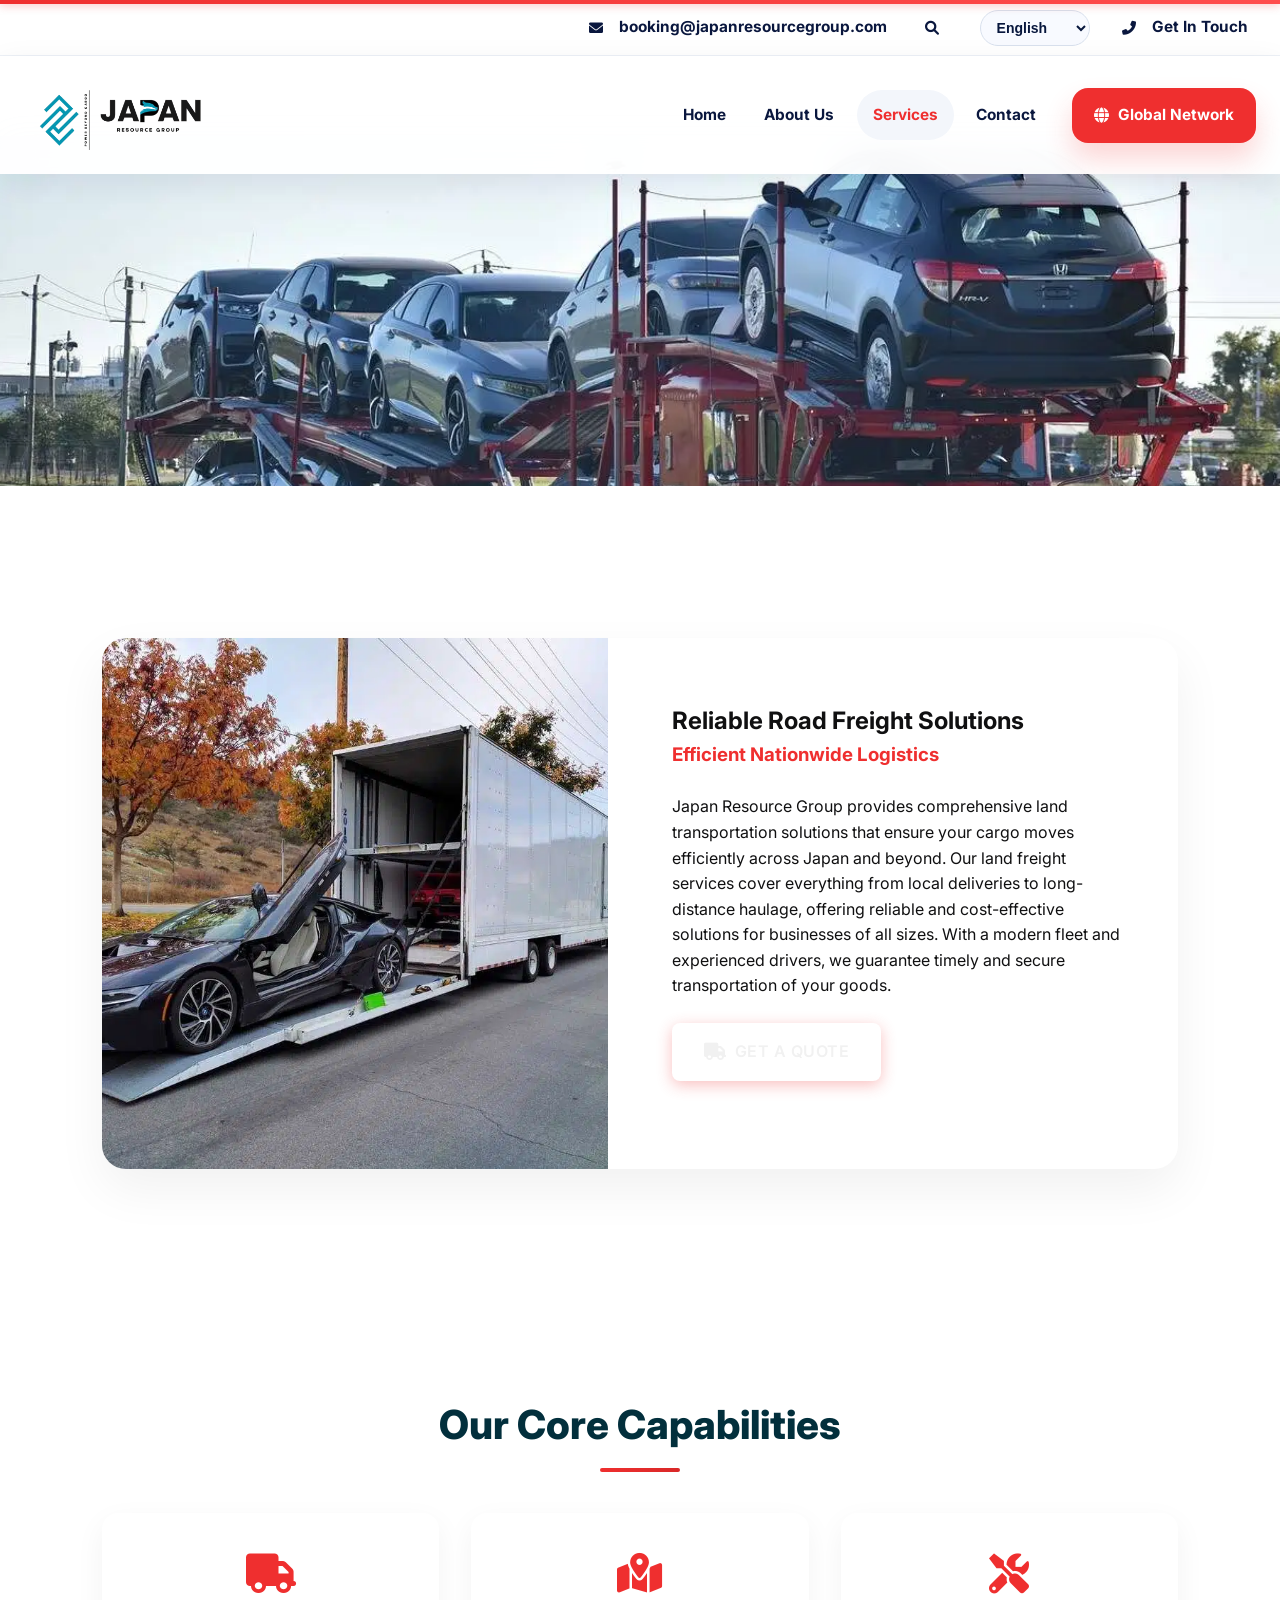
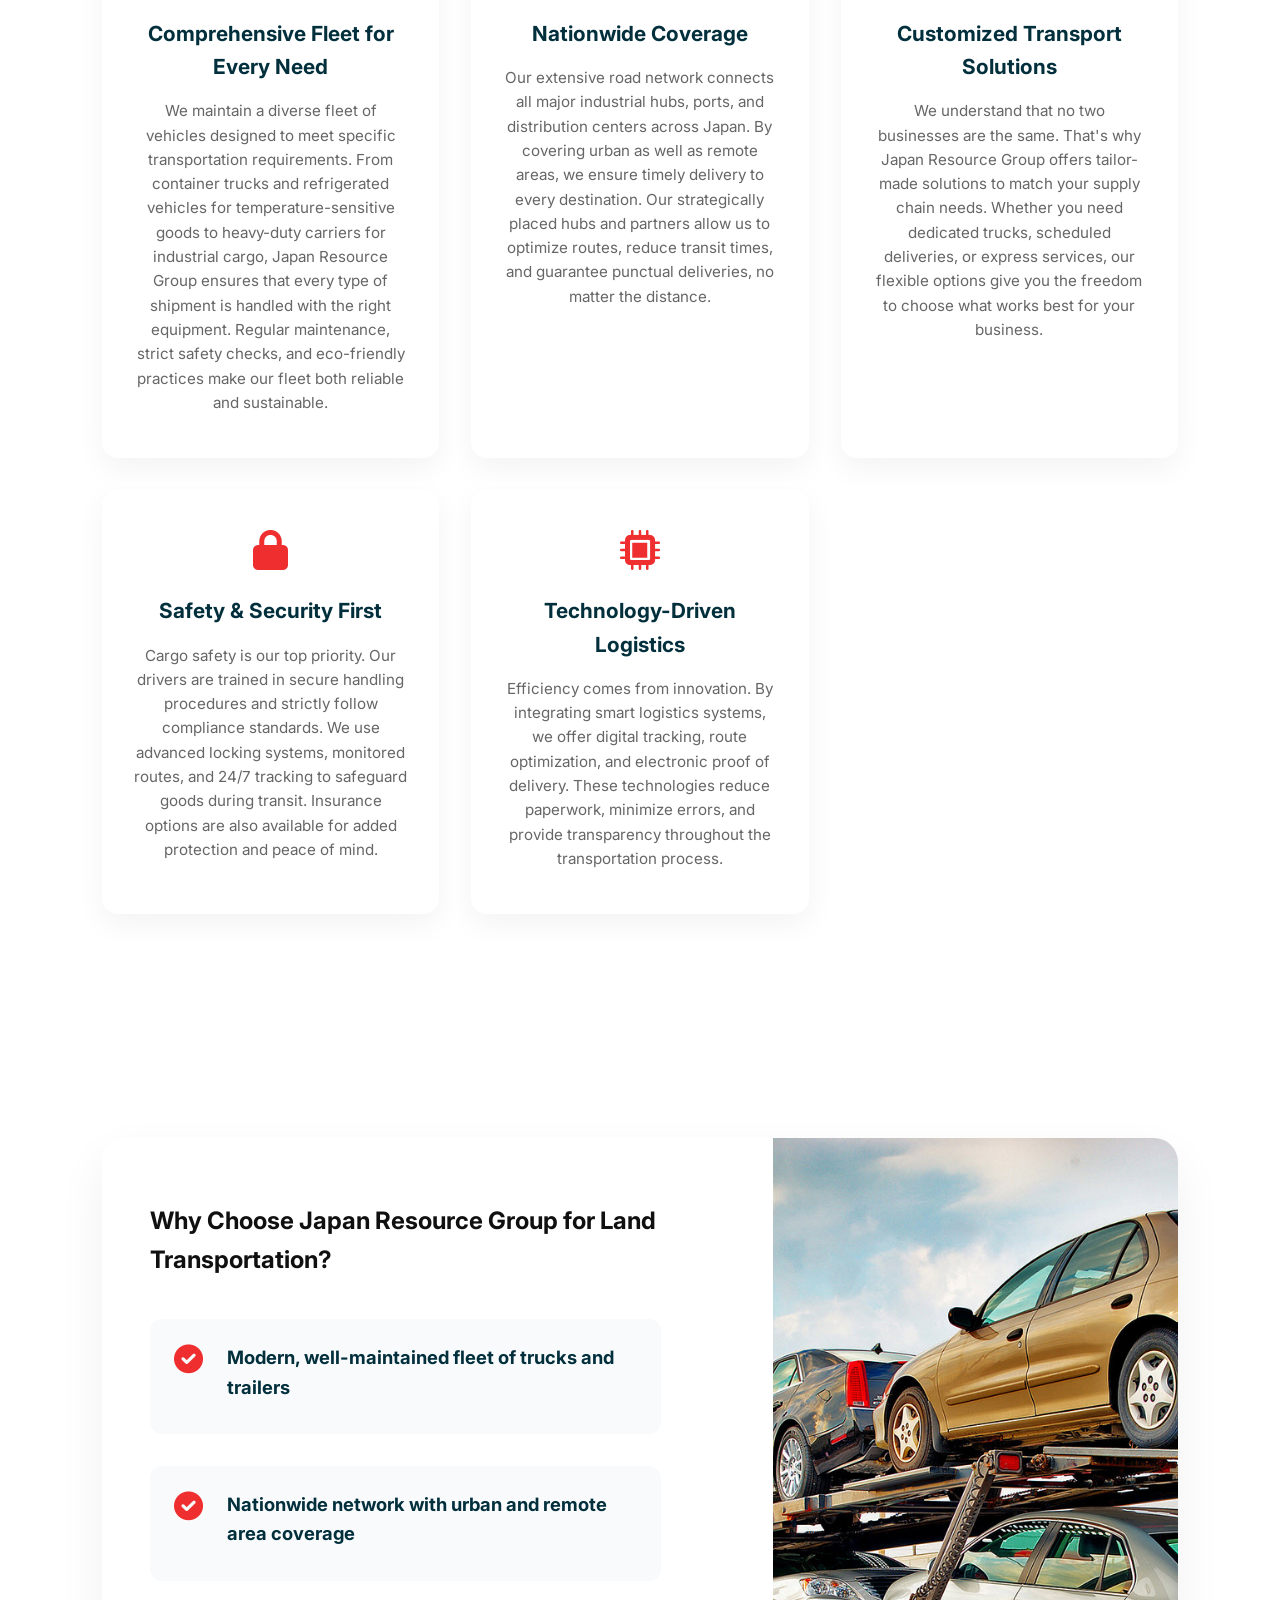
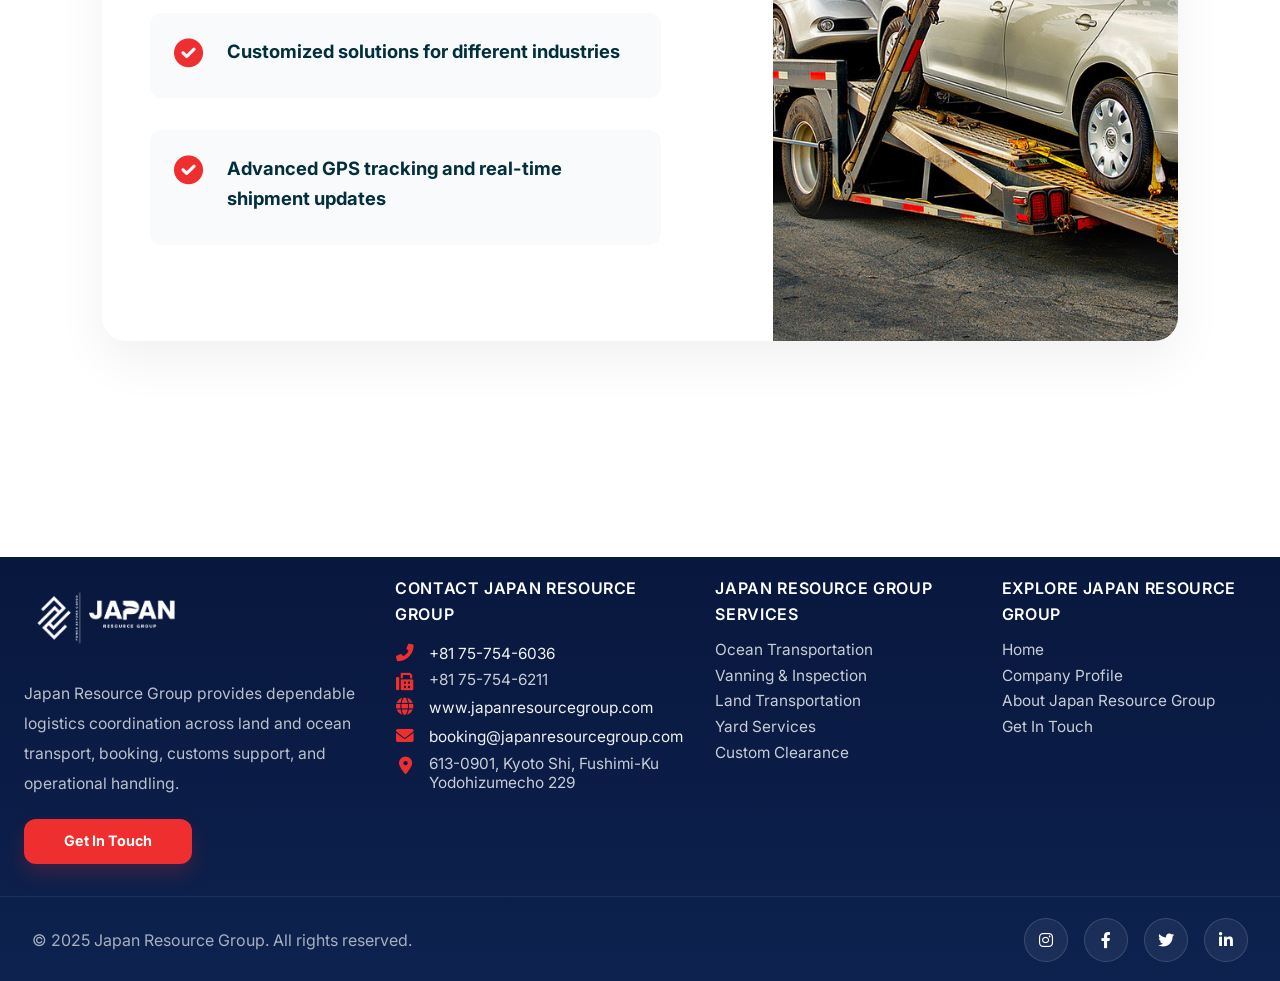
<file: land_transportation.html>
<!DOCTYPE html>
<html lang="en">
<head>
    <meta charset="UTF-8">
    <meta name="viewport" content="width=device-width, initial-scale=1.0">
    <title>Land Transportation - Japan Resource Group - Transport & Trade Service Provider</title>
    <link rel="stylesheet" href="styles.css">
    <link href="https://cdnjs.cloudflare.com/ajax/libs/font-awesome/6.0.0/css/all.min.css" rel="stylesheet">
    <link href="https://fonts.googleapis.com/css2?family=Inter:wght@300;400;500;600;700&display=swap" rel="stylesheet">
</head>
<body class="homepage">
    <!-- Scroll Progress Bar -->
    <div class="scroll-progress"></div>
    
    <header class="header-above">
       <div class="slide-in-right">
        <ul class="nav-list">
            <li><a href="contact.html">
                <i class="fas fa-envelope"></i>
                <span>booking@japanresourcegroup.com</span>
            </a></li>
            <li><a href="#" class="search-toggle"><i class="fas fa-search"></i></a></li>
            <li class="language-select">
            <select id="language-select" onchange="changeLanguage(this.value)">
                <option value="en">English</option>
                <option value="ja">日本語</option>
                <option value="zh">中文</option>
                <option value="ko">한국어</option>
            </select>
        </li>
        <li><a href="contact.html">
            <i class="fas fa-phone-alt"></i>
            <span data-translate="get-in-touch">Get In Touch</span>
        </a></li>
      
        </ul>
       </div>
    </header>
    <!-- Header -->
    <header class="header">
        <div class="header-container">
            <div class="logo">
                <img src="images/logo.png" alt="logo">
            </div>
            <nav class="nav">
                <ul class="nav-list">
                    <li><a href="index.html" data-translate="home">Home</a></li>
                    <li><a href="about.html" data-translate="about-us">About Us</a></li>
                    <li class="dropdown">
                        <a href="#services" class="dropdown-toggle active" data-translate="services">Services <i class="fas fa-chevron-down"></i></a>
                        <ul class="dropdown-menu">
                            <li><a href="ocean_transportation.html">Ocean Transportation</a></li>
                            <li><a href="vanning_inspection.html">Vanning & Inspection</a></li>
                            <li><a href="land_transportation.html" class="active">Land Transportation</a></li>
                            <li><a href="yard_services.html">Yard Services</a></li>
                            <li><a href="custom_clearance.html">Custom Clearance</a></li>
                        </ul>
                    </li>
                    
                    <li><a href="contact.html">Contact</a></li>
                </ul>
            </nav>
            <div class="header-actions">
               <a href="contact.html" class="header-cta-btn"><i class="fas fa-globe"></i><span>Global Network</span></a>
            </div>
            <div class="mobile-menu-toggle">
                <span></span>
                <span></span>
                <span></span>
            </div>
        </div>
        
        <!-- Mobile Navigation Menu -->
        <nav class="mobile-nav">
            <ul class="mobile-nav-list">
                <li><a href="index.html" class="mobile-nav-link">Home</a></li>
                <li><a href="about.html" class="mobile-nav-link">About Us</a></li>
                <li class="mobile-dropdown active">
                    <a href="#services" class="mobile-nav-link mobile-dropdown-toggle">Services <i class="fas fa-chevron-down"></i></a>
                    <ul class="mobile-dropdown-menu">
                        <li><a href="ocean_transportation.html" class="mobile-nav-link">Ocean Transportation</a></li>
                        <li><a href="vanning_inspection.html" class="mobile-nav-link">Vanning & Inspection</a></li>
                        <li><a href="land_transportation.html" class="mobile-nav-link active">Land Transportation</a></li>
                        <li><a href="yard_services.html" class="mobile-nav-link">Yard Services</a></li>
                        <li><a href="custom_clearance.html" class="mobile-nav-link">Custom Clearance</a></li>
                    </ul>
                </li>
               
                <li><a href="contact.html" class="mobile-nav-link">Contact</a></li>
            </ul>
        </nav>
    </header>

    <!-- Main Banner -->
    <section class="land-banner">
       
    </section>

    <!-- Ocean Transportation Content -->
    <div class="ocean-container">
        <div class="ocean-main-content">
            <!-- Modern Intro Split Section -->
            <section class="modern-section">
                <div class="why-us-split bounce-in-up">
                    <div class="why-us-image">
                        <img src="images/land/land22.webp" alt="Land Transportation">
                    </div>
                    <div class="why-us-content">
                        <h2 class="bounce-in-left" data-translate="land-intro-title">RELIABLE ROAD FREIGHT SOLUTIONS</h2>
                        <h3 class="bounce-in-up stagger-1" style="color: var(--primary-red); margin-bottom: 1.5rem;">Efficient Nationwide Logistics</h3>
                        <p class="bounce-in-up stagger-2" data-translate="land-intro">At Japan Resource Group, our land transportation network is the backbone of domestic and cross-border logistics. We specialize in moving goods across Japan with precision, speed, and safety. Our modern fleet of trucks, trailers, and specialized vehicles allows us to handle a wide range of cargo — from small shipments to oversized loads.</p>
                        <a href="contact.html" class="download-btn bounce-in-up stagger-3" style="text-decoration: none;"><i class="fas fa-truck"></i> Get a Quote</a>
                    </div>
                </div>
            </section>

            <!-- Modern Capabilities Grid -->
            <section class="modern-section">
                <h2 class="section-title-center" data-translate="core-capabilities">Our Core Capabilities</h2>
                <div class="values-grid">
                    <div class="value-card bounce-in-up stagger-1">
                        <i class="fas fa-truck"></i>
                        <h4 data-translate="fleet-comprehensive-title">Comprehensive Fleet</h4>
                        <p data-translate="fleet-comprehensive-desc">Diverse vehicles from container trucks to refrigerated units, ensuring every shipment is handled with the right equipment.</p>
                    </div>
                    <div class="value-card bounce-in-up stagger-2">
                        <i class="fas fa-map-marked-alt"></i>
                        <h4 data-translate="nationwide-coverage-title">Nationwide Coverage</h4>
                        <p data-translate="nationwide-coverage-desc">Extensive road network connecting major industrial hubs, ports, and distribution centers across Japan.</p>
                    </div>
                    <div class="value-card bounce-in-up stagger-3">
                        <i class="fas fa-tools"></i>
                        <h4 data-translate="customized-solutions-title">Tailor-Made Solutions</h4>
                        <p data-translate="customized-solutions-desc">Flexible options including dedicated trucks and scheduled deliveries to match your specific supply chain needs.</p>
                    </div>
                    <div class="value-card bounce-in-up stagger-4">
                        <i class="fas fa-lock"></i>
                        <h4 data-translate="safety-security-title">Safety & Security</h4>
                        <p data-translate="safety-security-desc">Strict compliance standards, secure handling procedures, and monitored routes for complete cargo protection.</p>
                    </div>
                    <div class="value-card bounce-in-up stagger-5">
                        <i class="fas fa-microchip"></i>
                        <h4 data-translate="technology-logistics-title">Smart Logistics</h4>
                        <p data-translate="technology-logistics-desc">Advanced GPS tracking, route optimization, and digital transparency throughout the transportation process.</p>
                    </div>
                </div>
            </section>

            <!-- Modern Benefits Split Layout -->
            <section class="modern-section">
                <div class="why-us-split bounce-in-up" style="grid-template-columns: 1.2fr 0.8fr;">
                    <div class="why-us-content" style="padding: 4rem 3rem;">
                        <h2 class="bounce-in-left" data-translate="why-land-title">Why Choose Us?</h2>
                        <div class="benefit-list">
                            <div class="benefit-item bounce-in-right stagger-1">
                                <i class="fas fa-check-circle"></i>
                                <div>
                                    <h5 data-translate="why-land-1">Modern, well-maintained fleet of trucks and trailers</h5>
                                </div>
                            </div>
                            <div class="benefit-item bounce-in-right stagger-2">
                                <i class="fas fa-check-circle"></i>
                                <div>
                                    <h5 data-translate="why-land-2">Nationwide network with urban and remote area coverage</h5>
                                </div>
                            </div>
                            <div class="benefit-item bounce-in-right stagger-3">
                                <i class="fas fa-check-circle"></i>
                                <div>
                                    <h5 data-translate="why-land-3">Customized solutions for different industries</h5>
                                </div>
                            </div>
                            <div class="benefit-item bounce-in-right stagger-4">
                                <i class="fas fa-check-circle"></i>
                                <div>
                                    <h5 data-translate="why-land-4">Advanced GPS tracking and real-time shipment updates</h5>
                                </div>
                            </div>
                        </div>
                    </div>
                    <div class="why-us-image">
                        <img src="images/land/land2.jpg" alt="Why Choose Land Transportation">
                    </div>
                </div>
            </section>
        </div>
    </div>

    <footer id="contact" class="footer">
        <div class="footer-content">
            <div class="footer-section footer-brand">
                <img src="images/logo.png" alt="logo" width="250" height="100"/>
                <p>Japan Resource Group provides dependable logistics coordination across land and ocean transport, booking, customs support, and operational handling.</p>
                <a href="contact.html" class="footer-cta">Get In Touch</a>
            </div>
            <div class="footer-section">
                <h4 data-translate="contact-japan">CONTACT JAPAN RESOURCE GROUP</h4>
                
                <div class="contact-info">
                    <div class="contact-item">
                        <i class="fas fa-phone-alt"></i>
                        <div class="contact-details">
                            <a href="tel:+81757546036" data-translate="footer-phone-2">+81 75-754-6036</a>
                        </div>
                    </div>
                    <div class="contact-item">
                        <i class="fas fa-fax"></i>
                        <div class="contact-details">
                            <span data-translate="footer-phone-3">+81 75-754-6211</span>
                        </div>
                    </div>
                    <div class="contact-item">
                        <i class="fas fa-globe"></i>
                        <a href="https://www.japanresourcegroup.com" target="_blank" data-translate="footer-website">www.japanresourcegroup.com</a>
                    </div>
                    <div class="contact-item">
                        <i class="fas fa-envelope"></i>
                        <a href="mailto:booking@japanresourcegroup.com" data-translate="footer-email">booking@japanresourcegroup.com</a>
                    </div>
                    <div class="contact-item">
                        <i class="fas fa-map-marker-alt"></i>
                        <span data-translate="footer-address">613-0901, Kyoto Shi, Fushimi-Ku Yodohizumecho 229</span>
                    </div>
                </div>
            </div>
            <div class="footer-section">
                <h4 data-translate="japan-services">JAPAN RESOURCE GROUP SERVICES</h4>
                <ul>
                    <li><a href="ocean_transportation.html" data-translate="ocean_transportation">Ocean Transportation</a></li>
                    <li><a href="vanning_inspection.html" data-translate="vanning_inspection">Vanning & Inspection</a></li>
                    <li><a href="land_transportation.html" data-translate="land_transportation">Land Transportation</a></li>
                    <li><a href="yard_services.html" data-translate="yard_services">Yard Services</a></li>
                    <li><a href="custom_clearance.html" data-translate="custom_clearance">Custom Clearance</a></li>
                </ul>
            </div>
            <div class="footer-section">
                <h4 data-translate="explore-japan">EXPLORE JAPAN RESOURCE GROUP</h4>
                <ul>
                    <li><a href="index.html" data-translate="home">Home</a></li>
                    <li><a href="about.html" data-translate="company-profile">Company Profile</a></li>
                    <li><a href="about.html" data-translate="about-japan">About Japan Resource Group</a></li>
                    <li><a href="contact.html" data-translate="get-in-touch">Get In Touch</a></li>
                </ul>
            </div>
        </div>
        <div class="footer-bottom">
            <p><span data-translate="footer-copyright">&copy; 2025 Japan Resource Group.</span> <span data-translate="rights-reserved">All rights reserved.</span></p>
            <div class="social-links">
                <!-- <a href="#"><i class="fab fa-facebook"></i></a> -->
                <a href="#"><i class="fab fa-instagram"></i></a>
                <a href="#"><i class="fab fa-facebook-f"></i></a>
                <a href="#"><i class="fab fa-twitter"></i></a>
                <a href="#"><i class="fab fa-linkedin-in"></i></a>
            </div>
        </div>
    </footer>

    <!-- Scroll to Top Button -->
    <button id="scrollToTop" class="scroll-to-top" aria-label="Scroll to top">
        <i class="fas fa-chevron-up"></i>
    </button>
 
    <script src="script.js"></script>
    <script src="language-system.js"></script>
    <script src="search.js"></script>
    <script src="scroll-to-top.js"></script>
</body>
</html>
</file>
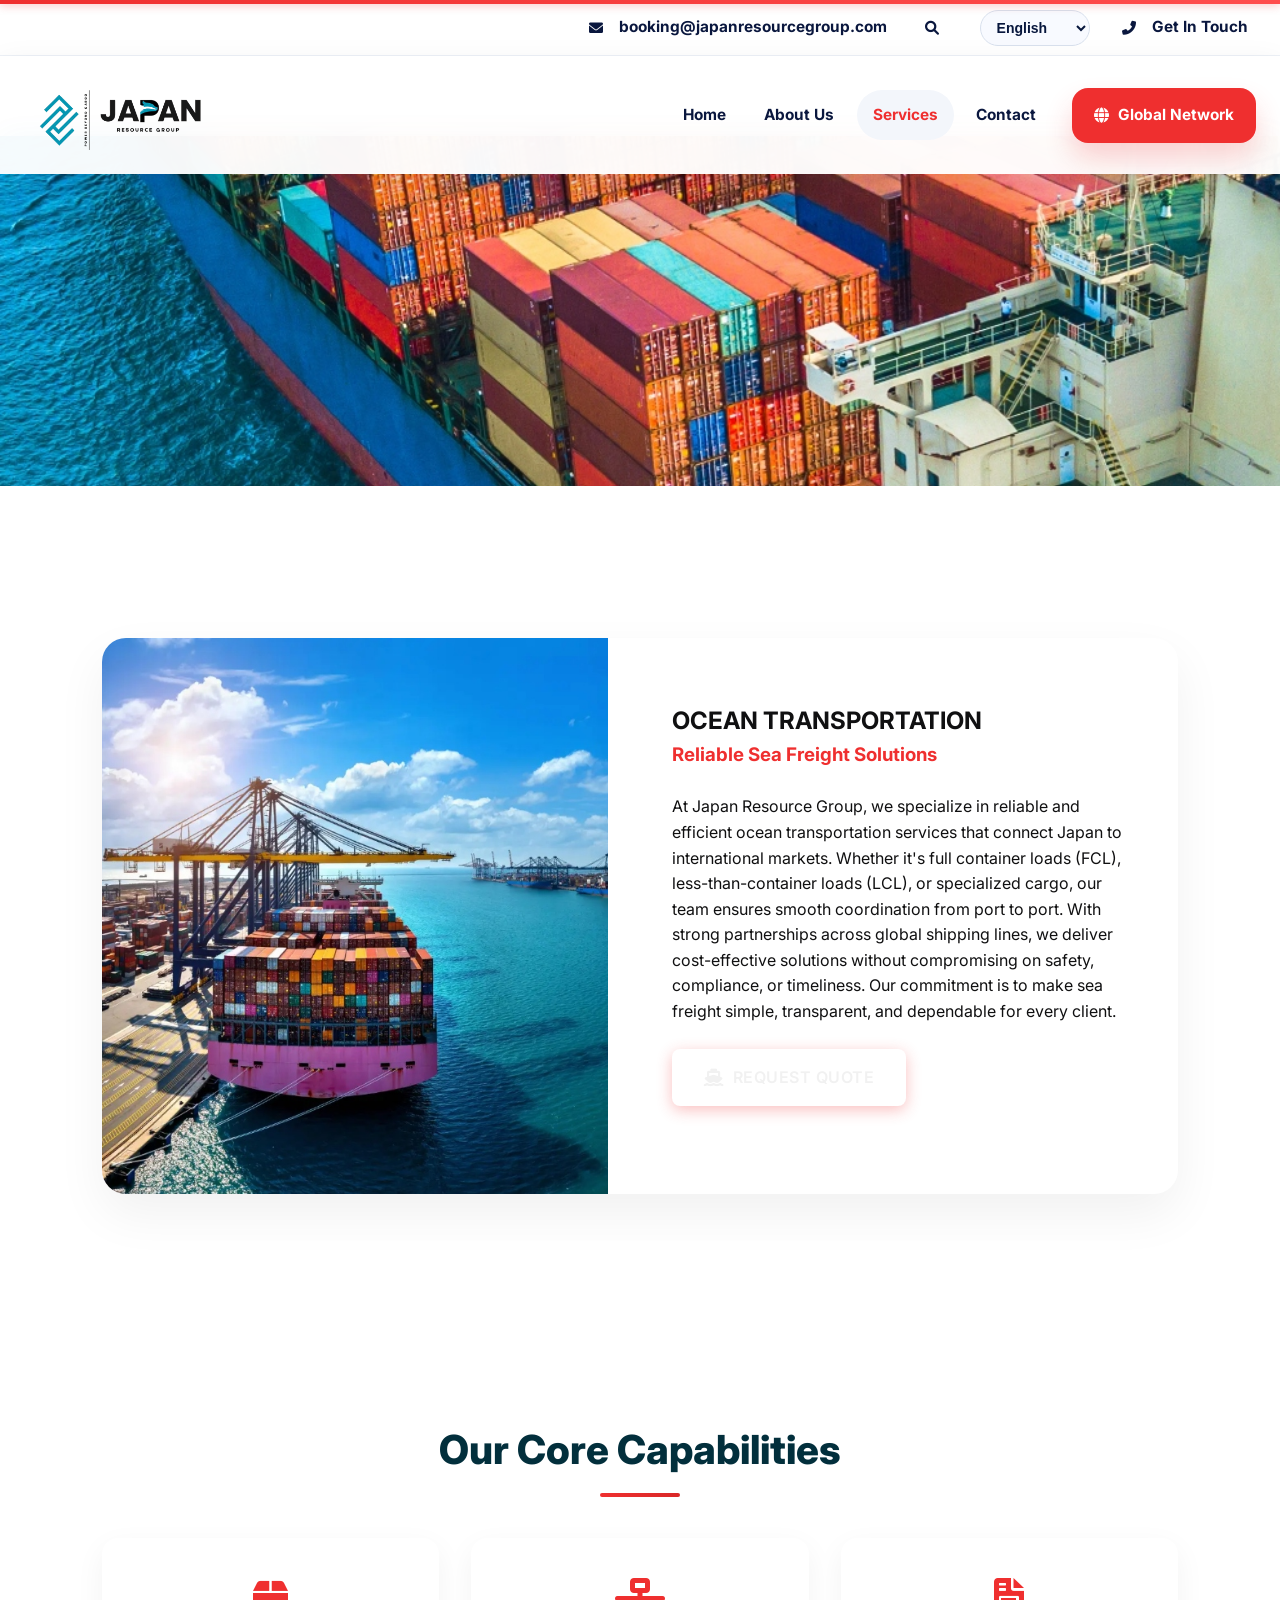
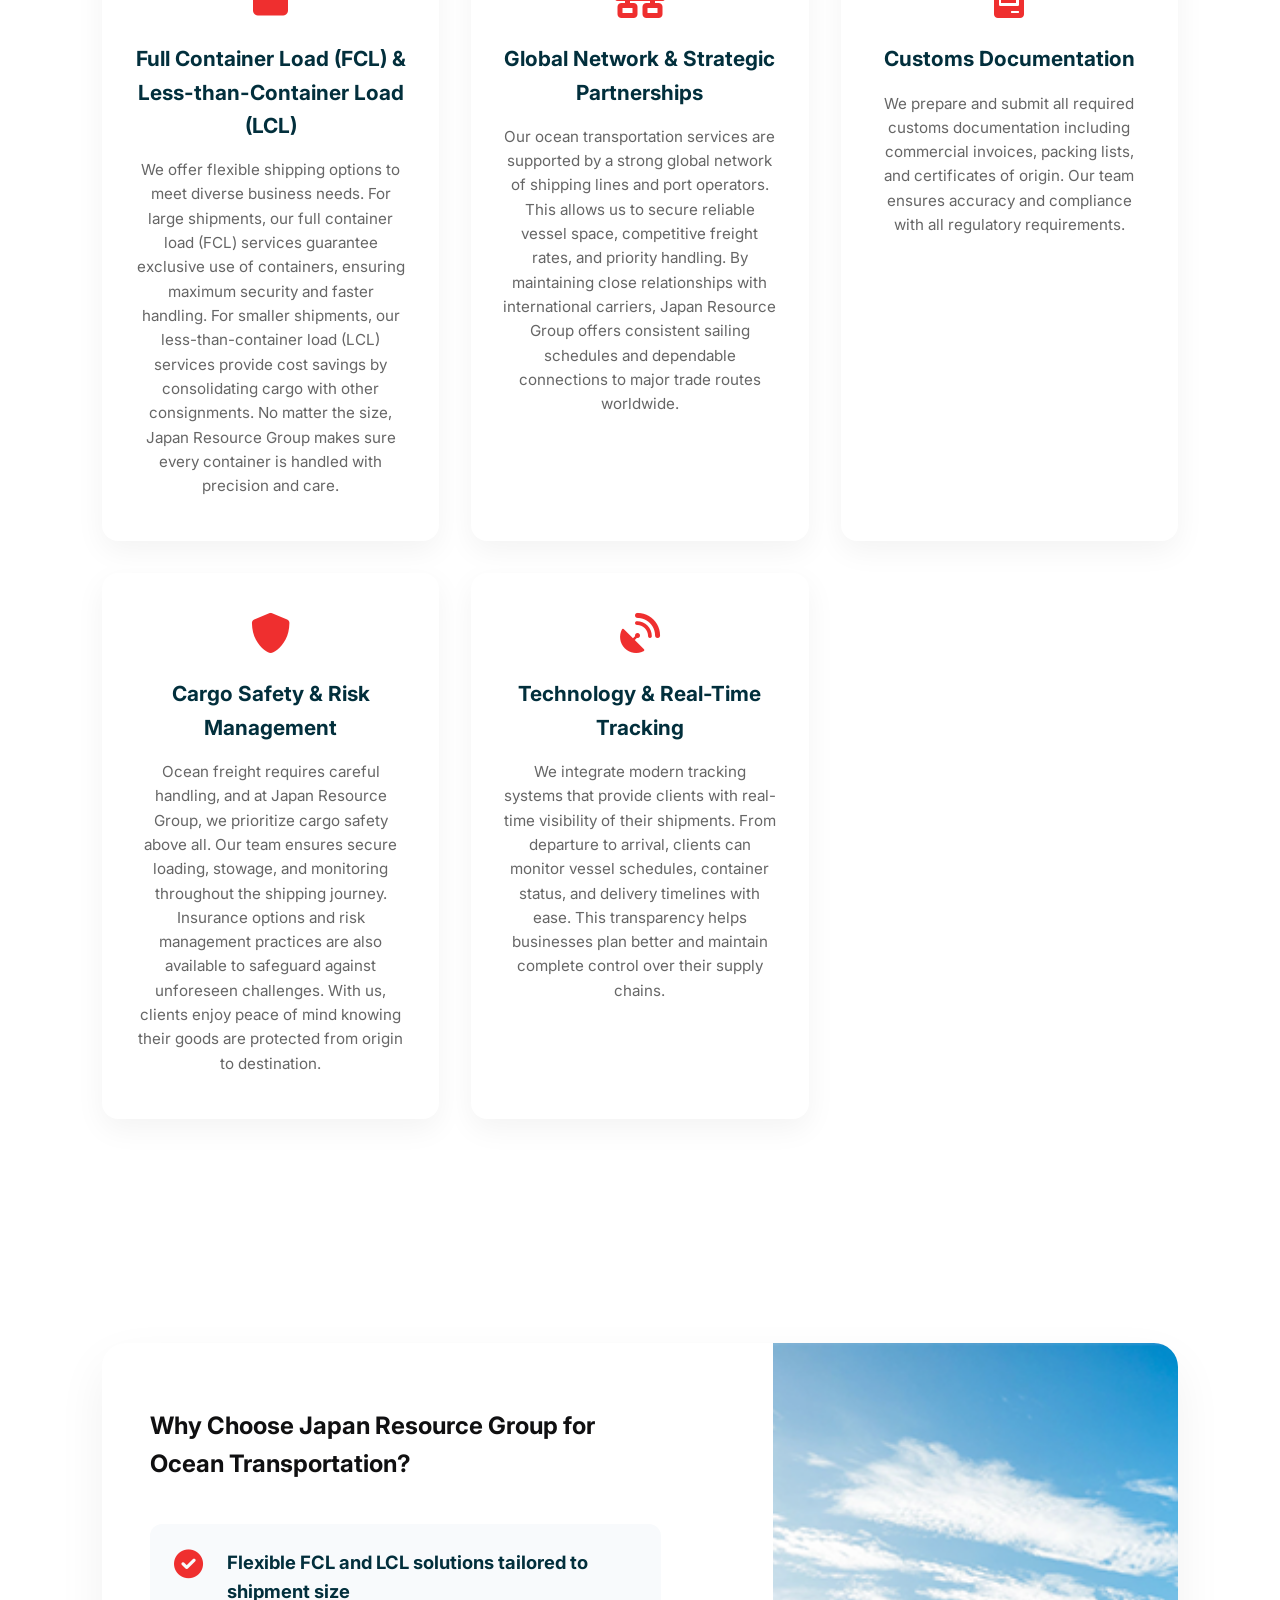
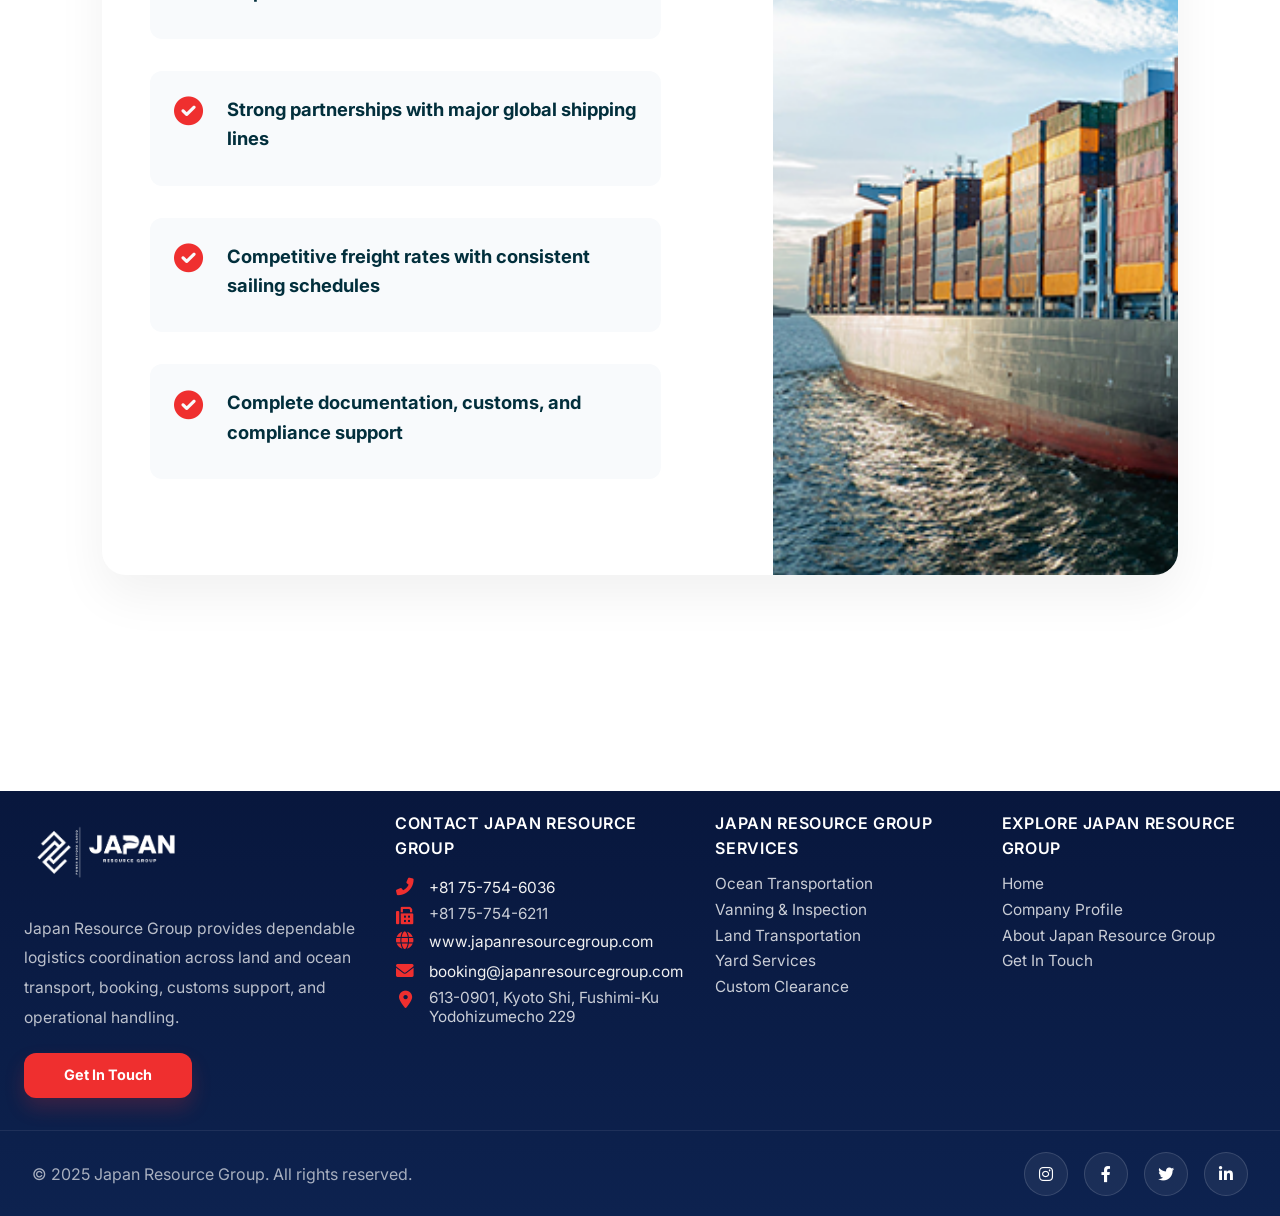
<file: ocean_transportation.html>
<!DOCTYPE html>
<html lang="en">
<head>
    <meta charset="UTF-8">
    <meta name="viewport" content="width=device-width, initial-scale=1.0">
    <title>Ocean Transportation - Japan Resource Group - Transport & Trade Service Provider</title>
    <link rel="stylesheet" href="styles.css">
    <link href="https://cdnjs.cloudflare.com/ajax/libs/font-awesome/6.0.0/css/all.min.css" rel="stylesheet">
    <link href="https://fonts.googleapis.com/css2?family=Inter:wght@300;400;500;600;700&display=swap" rel="stylesheet">
</head>
<body class="homepage">
    <!-- Scroll Progress Bar -->
    <div class="scroll-progress"></div>
    <header class="header-above">
       <div class="slide-in-right">
        <ul class="nav-list">
            <li><a href="contact.html">
                <i class="fas fa-envelope"></i>
                <span>booking@japanresourcegroup.com</span>
            </a></li>
            <li><a href="#" class="search-toggle"><i class="fas fa-search"></i></a></li>
            <li class="language-select">
            <select id="language-select" onchange="changeLanguage(this.value)">
                <option value="en">English</option>
                <option value="ja">日本語</option>
                <option value="zh">中文</option>
                <option value="ko">한국어</option>
            </select>
        </li>
        <li><a href="contact.html">
            <i class="fas fa-phone-alt"></i>
            <span data-translate="get-in-touch">Get In Touch</span>
        </a></li>
      
        </ul>
       </div>
    </header>
    <!-- Header -->
    <header class="header">
        <div class="header-container">
            <div class="logo">
                <img src="images/logo.png" alt="logo">
            </div>
            <nav class="nav">
                <ul class="nav-list">
                    <li><a href="index.html" data-translate="home">Home</a></li>
                    <li><a href="about.html" data-translate="about-us">About Us</a></li>
                    <li class="dropdown">
                        <a href="#services" class="dropdown-toggle active" data-translate="services">Services <i class="fas fa-chevron-down"></i></a>
                        <ul class="dropdown-menu">
                            <li><a href="ocean_transportation.html" class="active">Ocean Transportation</a></li>
                            <li><a href="vanning_inspection.html">Vanning & Inspection</a></li>
                            <li><a href="land_transportation.html">Land Transportation</a></li>
                            <li><a href="yard_services.html">Yard Services</a></li>
                            <li><a href="custom_clearance.html">Custom Clearance</a></li>
                        </ul>
                    </li>
                   
                    <li><a href="contact.html">Contact</a></li>
                </ul>
            </nav>
            <div class="header-actions">
               <a href="contact.html" class="header-cta-btn"><i class="fas fa-globe"></i><span>Global Network</span></a>
            </div>
            <div class="mobile-menu-toggle">
                <span></span>
                <span></span>
                <span></span>
            </div>
        </div>
        
        <!-- Mobile Navigation Menu -->
        <nav class="mobile-nav">
            <ul class="mobile-nav-list">
                <li><a href="index.html" class="mobile-nav-link">Home</a></li>
                <li><a href="about.html" class="mobile-nav-link">About Us</a></li>
                <li class="mobile-dropdown active">
                    <a href="#services" class="mobile-nav-link mobile-dropdown-toggle">Services <i class="fas fa-chevron-down"></i></a>
                    <ul class="mobile-dropdown-menu">
                        <li><a href="ocean_transportation.html" class="mobile-nav-link active">Ocean Transportation</a></li>
                        <li><a href="vanning_inspection.html" class="mobile-nav-link">Vanning & Inspection</a></li>
                        <li><a href="land_transportation.html" class="mobile-nav-link">Land Transportation</a></li>
                        <li><a href="yard_services.html" class="mobile-nav-link">Yard Services</a></li>
                        <li><a href="custom_clearance.html" class="mobile-nav-link">Custom Clearance</a></li>
                    </ul>
                </li>
               
                <li><a href="contact.html" class="mobile-nav-link">Contact</a></li>
            </ul>
        </nav>
    </header>

    <!-- Main Banner -->
    <section class="ocean-banner">
    
    </section>

    <!-- Ocean Transportation Content -->
    <div class="ocean-container">
        <div class="ocean-main-content">
            <!-- Modern Intro Split Section -->
            <section class="modern-section">
                <div class="why-us-split bounce-in-up">
                    <div class="why-us-image">
                        <img src="images/ocean/choose.jpg" alt="Ocean Transportation">
                    </div>
                    <div class="why-us-content">
                        <h2 class="bounce-in-left" data-translate="ocean-title">OCEAN TRANSPORTATION</h2>
                        <h3 class="bounce-in-up stagger-1" data-translate="ocean-subtitle" style="color: var(--primary-red); margin-bottom: 1.5rem;">Global Shipping Made Simple</h3>
                        <p class="bounce-in-up stagger-2" data-translate="ocean-intro">At Japan Resource Group, we specialize in reliable and efficient ocean transportation services that connect Japan to international markets. Whether it's full container loads (FCL), less-than-container loads (LCL), or specialized cargo, our team ensures smooth coordination from port to port. With strong partnerships across global shipping lines, we deliver cost-effective solutions without compromising on safety, compliance, or timeliness.</p>
                        <a href="contact.html" class="download-btn bounce-in-up stagger-3" style="text-decoration: none;"><i class="fas fa-ship"></i> Request Quote</a>
                    </div>
                </div>
            </section>

            <!-- Modern Capabilities Grid -->
            <section class="modern-section">
                <h2 class="section-title-center" data-translate="core-capabilities">Our Core Capabilities</h2>
                <div class="values-grid">
                    <div class="value-card bounce-in-up stagger-1">
                        <i class="fas fa-box"></i>
                        <h4 data-translate="fcl-lcl-title">FCL & LCL</h4>
                        <p data-translate="fcl-lcl-desc">Flexible shipping options including Full Container Load and Less-than-Container Load to match your shipment size and budget.</p>
                    </div>
                    <div class="value-card bounce-in-up stagger-2">
                        <i class="fas fa-network-wired"></i>
                        <h4 data-translate="global-network-title">Global Network</h4>
                        <p data-translate="global-network-desc">Strategic partnerships with major global shipping lines and port operators for reliable vessel space and competitive rates.</p>
                    </div>
                    <div class="value-card bounce-in-up stagger-3">
                        <i class="fas fa-file-invoice"></i>
                        <h4 data-translate="documentation-title">Documentation</h4>
                        <p data-translate="documentation-desc">Expert handling of all customs requirements, import/export permits, and compliance standards for a hassle-free process.</p>
                    </div>
                    <div class="value-card bounce-in-up stagger-4">
                        <i class="fas fa-shield-alt"></i>
                        <h4 data-translate="cargo-safety-title">Cargo Safety</h4>
                        <p data-translate="cargo-safety-desc">Prioritizing safety with secure loading, stowage, and monitoring, backed by comprehensive risk management practices.</p>
                    </div>
                    <div class="value-card bounce-in-up stagger-5">
                        <i class="fas fa-satellite-dish"></i>
                        <h4 data-translate="technology-title">Real-Time Tracking</h4>
                        <p data-translate="technology-desc">Advanced tracking systems providing complete visibility of your shipment from departure to arrival.</p>
                    </div>
                </div>
            </section>

            <!-- Modern Benefits Split Layout -->
            <section class="modern-section">
                <div class="why-us-split bounce-in-up" style="grid-template-columns: 1.2fr 0.8fr;">
                    <div class="why-us-content" style="padding: 4rem 3rem;">
                        <h2 class="bounce-in-left" data-translate="why-ocean-title">Why Choose Us?</h2>
                        <div class="benefit-list">
                            <div class="benefit-item bounce-in-right stagger-1">
                                <i class="fas fa-check-circle"></i>
                                <div>
                                    <h5 data-translate="why-ocean-1">Flexible FCL and LCL solutions tailored to shipment size</h5>
                                </div>
                            </div>
                            <div class="benefit-item bounce-in-right stagger-2">
                                <i class="fas fa-check-circle"></i>
                                <div>
                                    <h5 data-translate="why-ocean-2">Strong partnerships with major global shipping lines</h5>
                                </div>
                            </div>
                            <div class="benefit-item bounce-in-right stagger-3">
                                <i class="fas fa-check-circle"></i>
                                <div>
                                    <h5 data-translate="why-ocean-3">Competitive freight rates with consistent sailing schedules</h5>
                                </div>
                            </div>
                            <div class="benefit-item bounce-in-right stagger-4">
                                <i class="fas fa-check-circle"></i>
                                <div>
                                    <h5 data-translate="why-ocean-4">Complete documentation, customs, and compliance support</h5>
                                </div>
                            </div>
                        </div>
                    </div>
                    <div class="why-us-image">
                        <img src="images/ocean/ship.png" alt="Why Choose Ocean Transportation">
                    </div>
                </div>
            </section>
        </div>
    </div>


         <!-- Land Transportation Services Grid -->
      <!--   <div class="land-transport-services fade-in-up">
            <div class="services-header">
                <h2 class="fade-in-up">MORE SERVICES IN LAND TRANSPORTATION</h2>
                <p class="fade-in-delay-1">Japan Resource Group's scope of services includes Container Vanning service, Car Export Service, Vehicle Pre-Export Inspection.</p>
            </div>
            -->
<!--            <div class="services-grid">
                <!-/-- First Row - Realistic Photos -->
        <!--        <div class="service-card slide-in-left">
                    <h3 class="fade-in-up">CONTAINER VANNING SERVICES</h3>
                   
                </div> 
                
               <div class="service-card fade-in-up">
                    <h3 class="fade-in-up">CAR EXPORT</h3>
                   
                </div> -->
                
         <!--    <div class="service-card slide-in-right">
                    <h3 class="fade-in-up">VEHICLE EXPORT INSPECTION</h3>
                   
                </div>
            </div> -->
            
            <!-- More Services Section -->
              <!--  <div class="more-services-section fade-in-up">
                    <h2 class="fade-in-up">More Integrated Solutions from Japan Resource Group</h2>
                    <p class="fade-in-delay-1">JAPAN RESOURCE GROUP ALSO PROVIDES COMPLETE SERVICES ON THE FOLLOWING DOMAINS.</p>
                </div> -->
                
               <!-- <div class="services-grid">
                    <!/-- Second Row - Stylized Photos with Overlays -->
               <!--     <div class="service-card-overlay slide-in-left">
                        <div class="service-image-overlay">
                            <img src="https://images.unsplash.com/photo-1586528116311-ad8dd3c8310d?ixlib=rb-4.0.3&ixid=M3wxMjA3fDB8MHxwaG90by1wYWdlfHx8fGVufDB8fHx8fA%3D%3D&auto=format&fit=crop&w=500&q=80" alt="Container Vanning Service" class="bounce-in-delay-1">
                            <div class="overlay-content">
                                <i class="fas fa-shipping-fast overlay-icon"></i>
                                <h4>CONTAINER VANNING SERVICE</h4>
                            </div>
                        </div>
                    </div>
                    
                    <div class="service-card-overlay fade-in-up">
                        <div class="service-image-overlay">
                            <img src="https://images.unsplash.com/photo-1544551763-46a013bb70d5?ixlib=rb-4.0.3&ixid=M3wxMjA3fDB8MHxwaG90by1wYWdlfHx8fGVufDB8fHx8fA%3D%3D&auto=format&fit=crop&w=500&q=80" alt="Car Export Service" class="bounce-in-delay-2">
                            <div class="overlay-content">
                                <i class="fas fa-car overlay-icon"></i>
                                <h4>CAR EXPORT SERVICE</h4>
                            </div>
                        </div>
                    </div>
                    
                    <div class="service-card-overlay slide-in-right">
                        <div class="service-image-overlay">
                            <img src="https://images.unsplash.com/photo-1558618666-fcd25c85cd64?ixlib=rb-4.0.3&ixid=M3wxMjA3fDB8MHxwaG90by1wYWdlfHx8fGVufDB8fHx8fA%3D%3D&auto=format&fit=crop&w=500&q=80" alt="Vehicle Export Inspection" class="bounce-in-delay-3">
                            <div class="overlay-content">
                                <i class="fas fa-clipboard-check overlay-icon"></i>
                                <h4>VEHICLE EXPORT INSPECTION</h4>
                            </div>
                        </div>
                    </div>
                </div> -->
        </div> 
    </div>

    <footer id="contact" class="footer">
        <div class="footer-content">
            <div class="footer-section footer-brand">
                <img src="images/logo.png" alt="logo" width="250" height="100"/>
                <p>Japan Resource Group provides dependable logistics coordination across land and ocean transport, booking, customs support, and operational handling.</p>
                <a href="contact.html" class="footer-cta">Get In Touch</a>
            </div>
            <div class="footer-section">
                <h4 data-translate="contact-japan">CONTACT JAPAN RESOURCE GROUP</h4>
                
                <div class="contact-info">
                    <div class="contact-item">
                        <i class="fas fa-phone-alt"></i>
                        <div class="contact-details">
                            <a href="tel:+81757546036" data-translate="footer-phone-2">+81 75-754-6036</a>
                        </div>
                    </div>
                    <div class="contact-item">
                        <i class="fas fa-fax"></i>
                        <div class="contact-details">
                            <span data-translate="footer-phone-3">+81 75-754-6211</span>
                        </div>
                    </div>
                    <div class="contact-item">
                        <i class="fas fa-globe"></i>
                        <a href="https://www.japanresourcegroup.com" target="_blank" data-translate="footer-website">www.japanresourcegroup.com</a>
                    </div>
                    <div class="contact-item">
                        <i class="fas fa-envelope"></i>
                        <a href="mailto:booking@japanresourcegroup.com" data-translate="footer-email">booking@japanresourcegroup.com</a>
                    </div>
                    <div class="contact-item">
                        <i class="fas fa-map-marker-alt"></i>
                        <span data-translate="footer-address">613-0901, Kyoto Shi, Fushimi-Ku Yodohizumecho 229</span>
                    </div>
                </div>
            </div>
            <div class="footer-section">
                <h4 data-translate="japan-services">JAPAN RESOURCE GROUP SERVICES</h4>
                <ul>
                    <li><a href="ocean_transportation.html" data-translate="ocean_transportation">Ocean Transportation</a></li>
                    <li><a href="vanning_inspection.html" data-translate="vanning_inspection">Vanning & Inspection</a></li>
                    <li><a href="land_transportation.html" data-translate="land_transportation">Land Transportation</a></li>
                    <li><a href="yard_services.html" data-translate="yard_services">Yard Services</a></li>
                    <li><a href="custom_clearance.html" data-translate="custom_clearance">Custom Clearance</a></li>
                </ul>
            </div>
            <div class="footer-section">
                <h4 data-translate="explore-japan">EXPLORE JAPAN RESOURCE GROUP</h4>
                <ul>
                    <li><a href="index.html" data-translate="home">Home</a></li>
                    <li><a href="about.html" data-translate="company-profile">Company Profile</a></li>
                    <li><a href="about.html" data-translate="about-japan">About Japan Resource Group</a></li>
                    <li><a href="contact.html" data-translate="get-in-touch">Get In Touch</a></li>
                </ul>
            </div>
        </div>
        <div class="footer-bottom">
            <p><span data-translate="footer-copyright">&copy; 2025 Japan Resource Group.</span> <span data-translate="rights-reserved">All rights reserved.</span></p>
            <div class="social-links">
                <!-- <a href="#"><i class="fab fa-facebook"></i></a> -->
                <a href="#"><i class="fab fa-instagram"></i></a>
                <a href="#"><i class="fab fa-facebook-f"></i></a>
                <a href="#"><i class="fab fa-twitter"></i></a>
                <a href="#"><i class="fab fa-linkedin-in"></i></a>
            </div>
        </div>
    </footer>

    <!-- Scroll to Top Button -->
    <button id="scrollToTop" class="scroll-to-top" aria-label="Scroll to top">
        <i class="fas fa-chevron-up"></i>
    </button>

    <script src="script.js"></script>
    <script src="language-system.js"></script>
    <script src="search.js"></script>

    <script src="script.js"></script>
    <script src="language-system.js"></script>
    <script src="search.js"></script>
    <script src="scroll-to-top.js"></script>
    
</body>
</html>
</file>
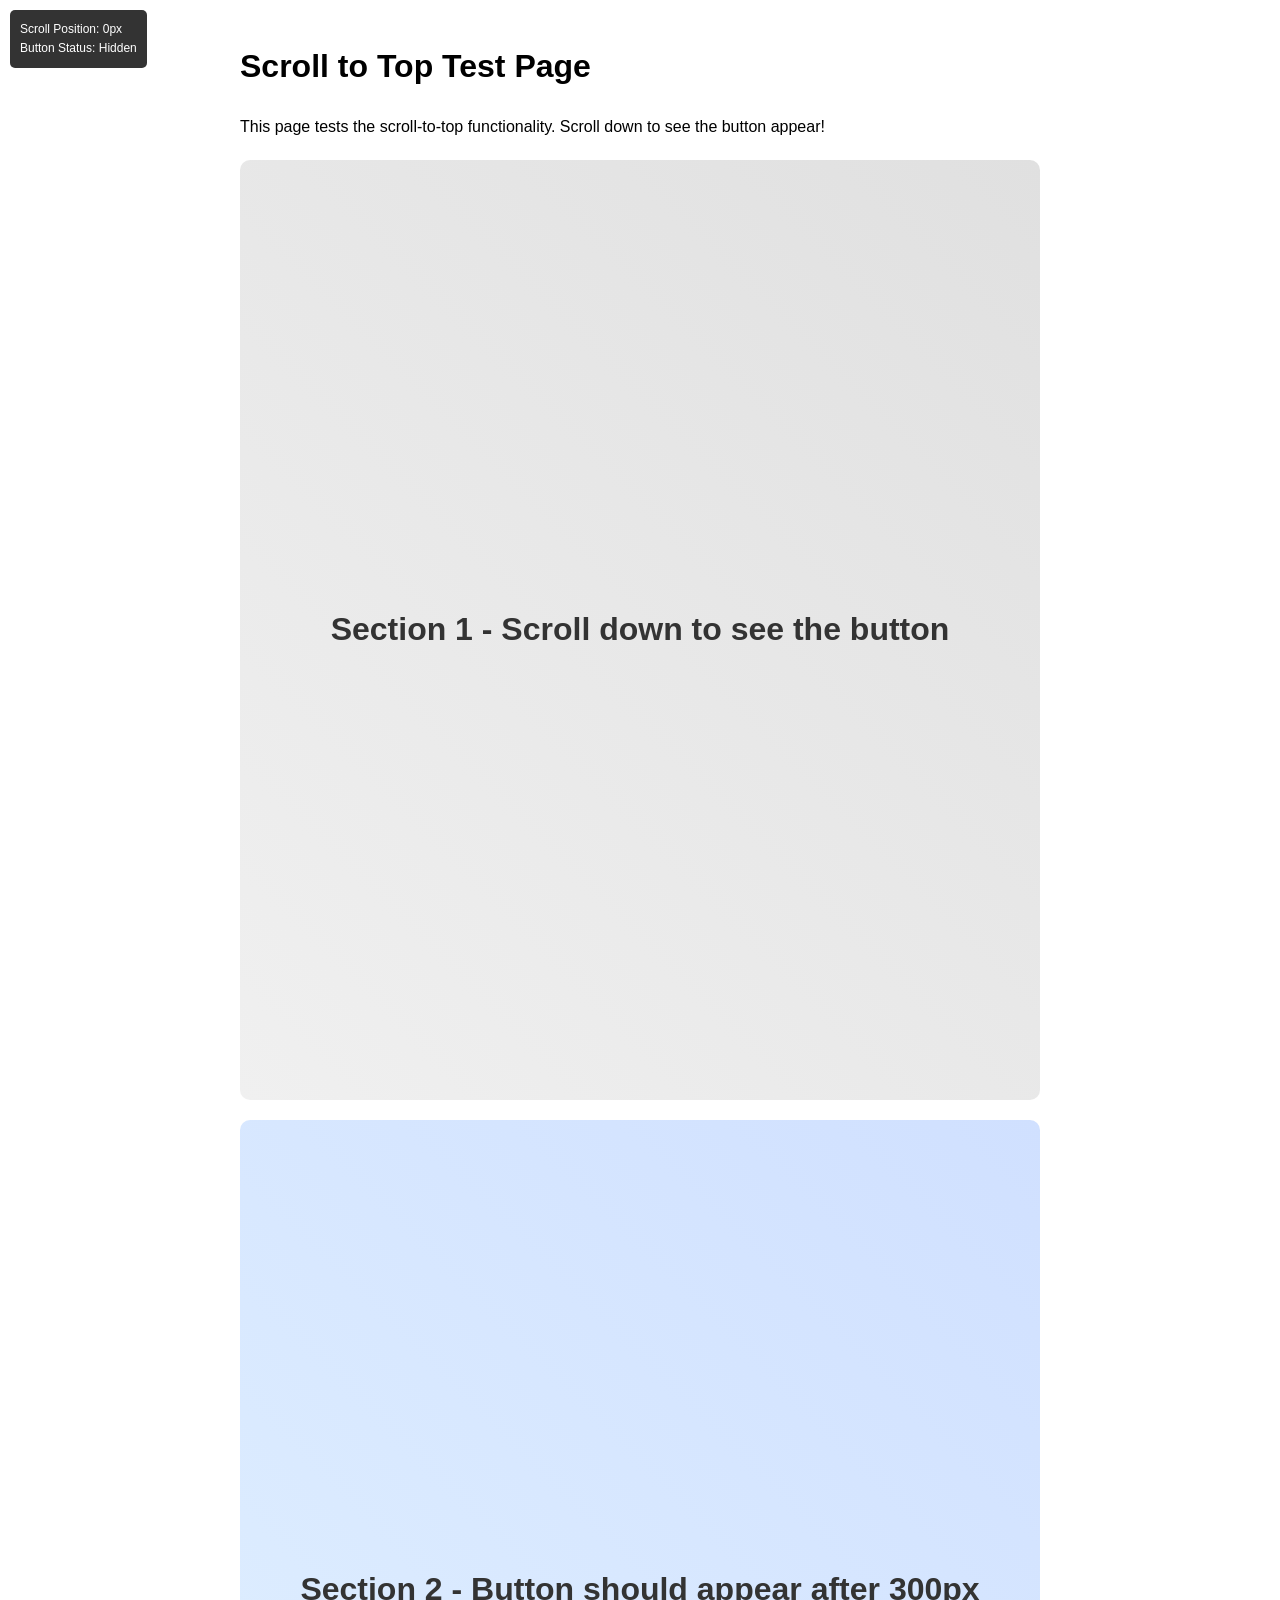
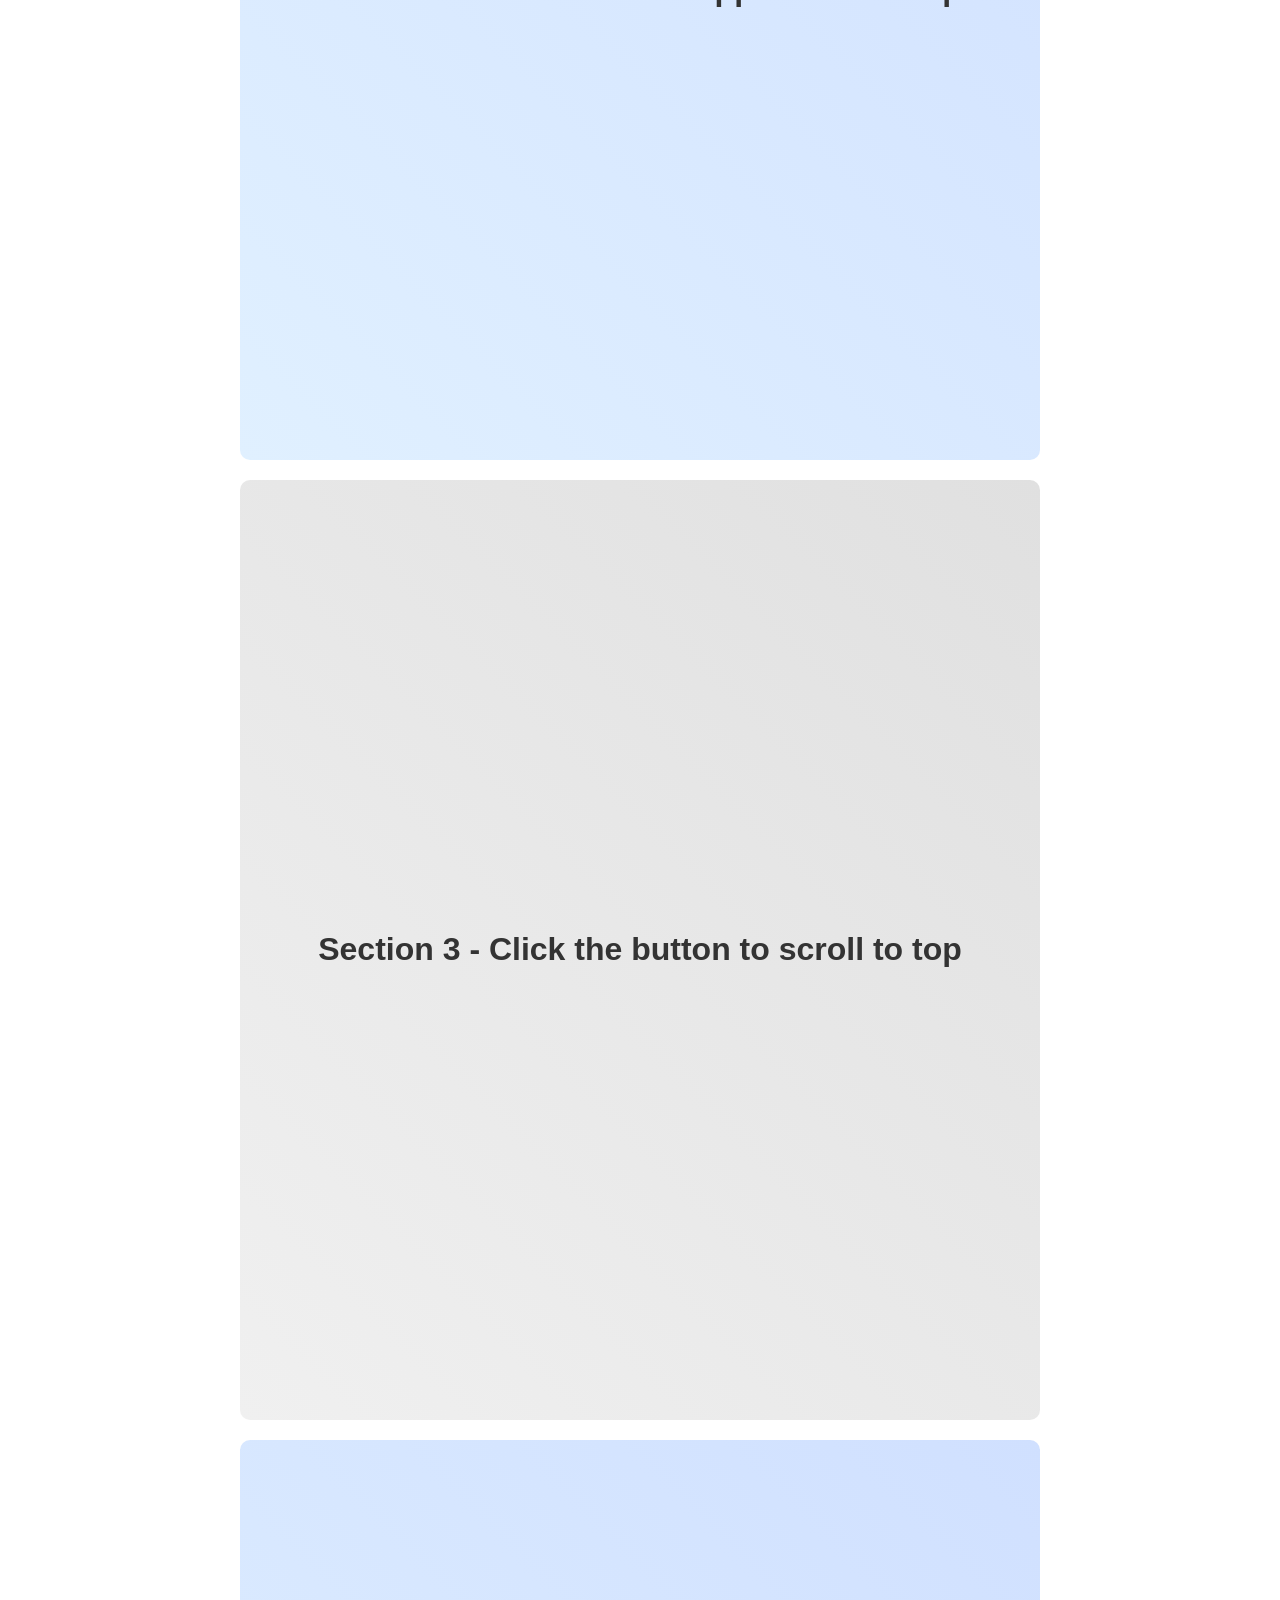
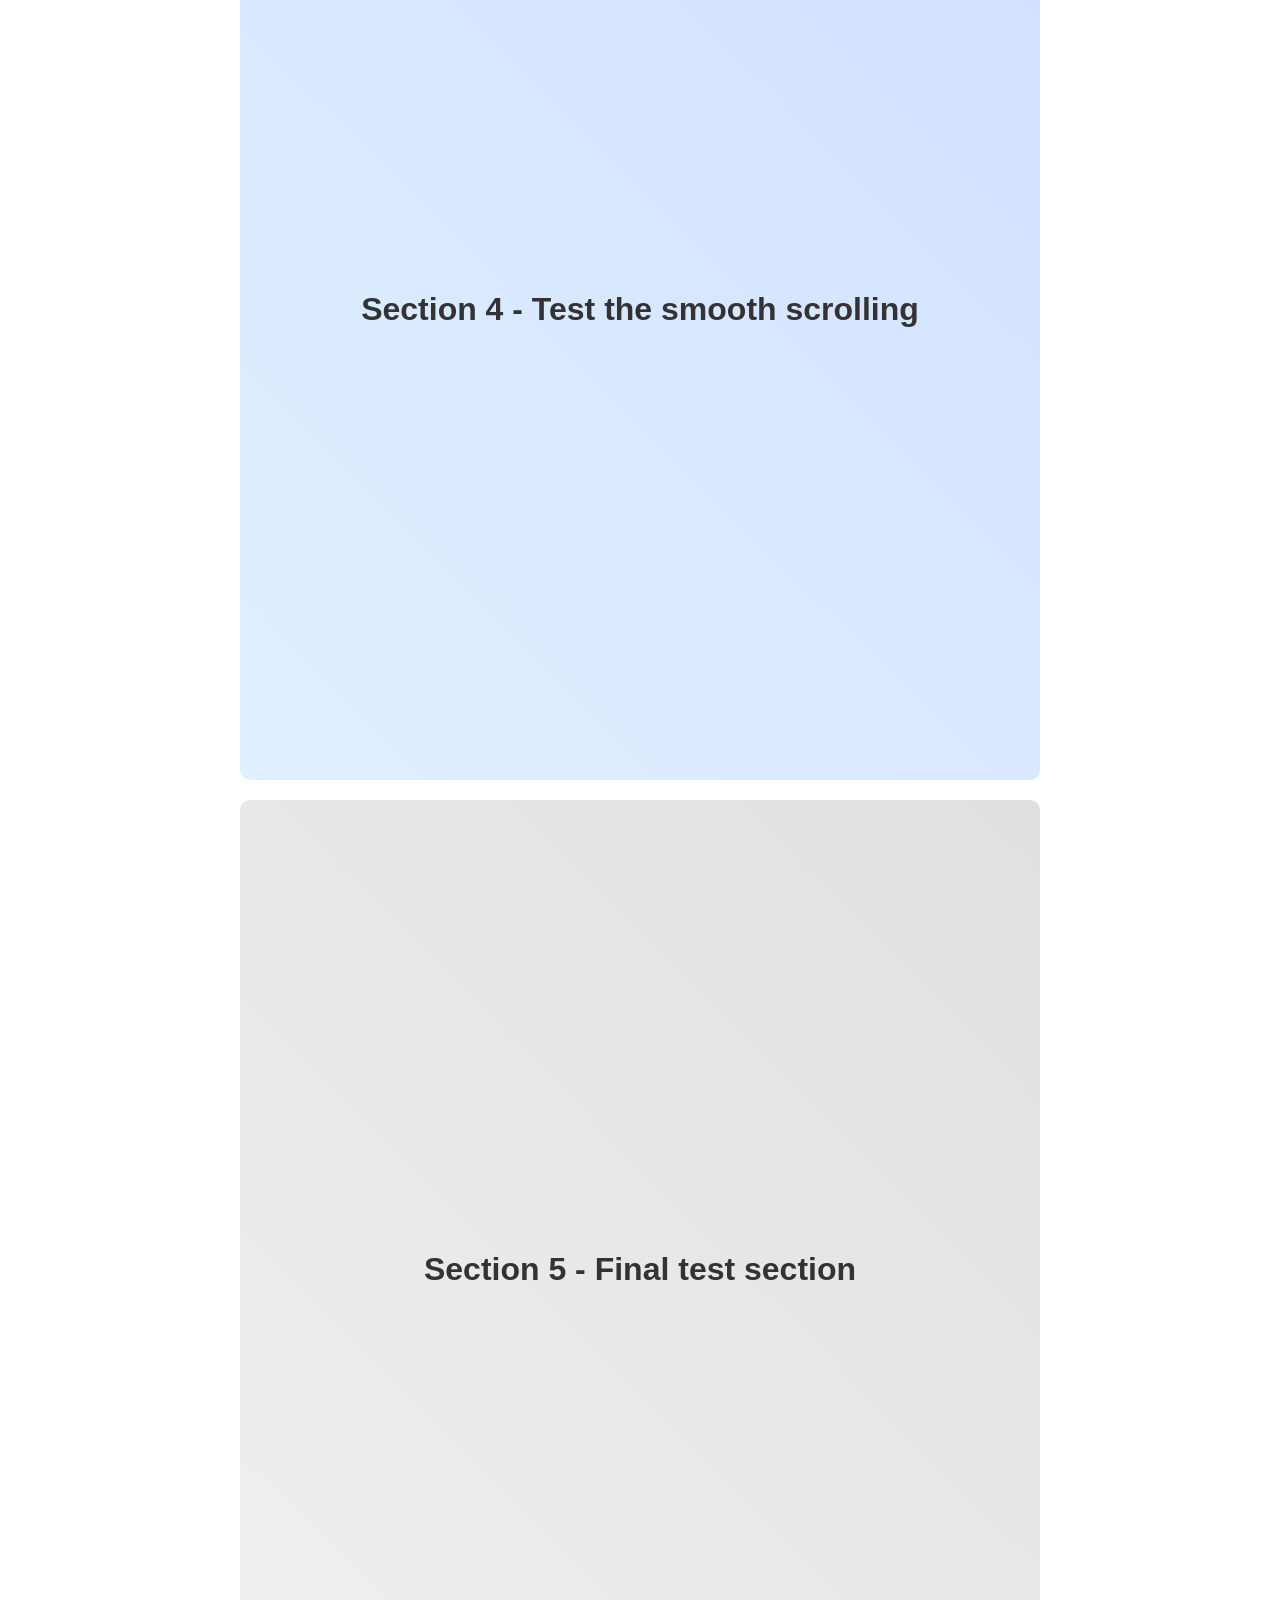
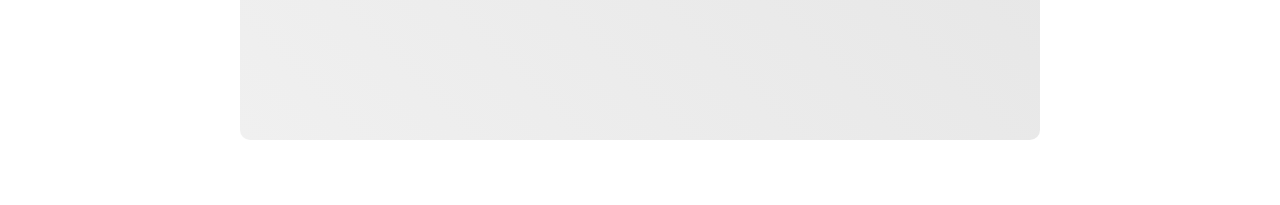
<file: test-scroll.html>
<!DOCTYPE html>
<html lang="en">
<head>
    <meta charset="UTF-8">
    <meta name="viewport" content="width=device-width, initial-scale=1.0">
    <title>Scroll to Top Test</title>
    <link href="https://cdnjs.cloudflare.com/ajax/libs/font-awesome/6.0.0/css/all.min.css" rel="stylesheet">
    <style>
        body {
            margin: 0;
            padding: 20px;
            font-family: Arial, sans-serif;
            line-height: 1.6;
        }
        .content {
            max-width: 800px;
            margin: 0 auto;
        }
        .section {
            height: 100vh;
            padding: 20px;
            margin: 20px 0;
            background: linear-gradient(45deg, #f0f0f0, #e0e0e0);
            border-radius: 10px;
            display: flex;
            align-items: center;
            justify-content: center;
            font-size: 2rem;
            font-weight: bold;
            color: #333;
        }
        .section:nth-child(even) {
            background: linear-gradient(45deg, #e0f0ff, #d0e0ff);
        }
        .debug-info {
            position: fixed;
            top: 10px;
            left: 10px;
            background: rgba(0,0,0,0.8);
            color: white;
            padding: 10px;
            border-radius: 5px;
            font-size: 12px;
            z-index: 10000;
        }
    </style>
</head>
<body>
    <div class="debug-info">
        <div>Scroll Position: <span id="scrollPos">0</span>px</div>
        <div>Button Status: <span id="buttonStatus">Loading...</span></div>
    </div>

    <div class="content">
        <h1>Scroll to Top Test Page</h1>
        <p>This page tests the scroll-to-top functionality. Scroll down to see the button appear!</p>
        
        <div class="section">Section 1 - Scroll down to see the button</div>
        <div class="section">Section 2 - Button should appear after 300px</div>
        <div class="section">Section 3 - Click the button to scroll to top</div>
        <div class="section">Section 4 - Test the smooth scrolling</div>
        <div class="section">Section 5 - Final test section</div>
    </div>

    <!-- Scroll to Top Button -->
    <button id="scrollToTop" class="scroll-to-top" aria-label="Scroll to top">
        <i class="fas fa-chevron-up"></i>
    </button>

    <script src="scroll-to-top.js"></script>
    
    <script>
        // Debug script
        function updateDebugInfo() {
            const scrollPos = window.pageYOffset || document.documentElement.scrollTop;
            document.getElementById('scrollPos').textContent = scrollPos;
            
            const button = document.getElementById('scrollToTop');
            if (button) {
                const styles = window.getComputedStyle(button);
                const isVisible = styles.opacity === '1' && styles.visibility === 'visible';
                document.getElementById('buttonStatus').textContent = isVisible ? 'Visible' : 'Hidden';
            } else {
                document.getElementById('buttonStatus').textContent = 'Not Found';
            }
        }
        
        window.addEventListener('scroll', updateDebugInfo);
        setInterval(updateDebugInfo, 100);
        updateDebugInfo();
    </script>
</body>
</html>
</file>
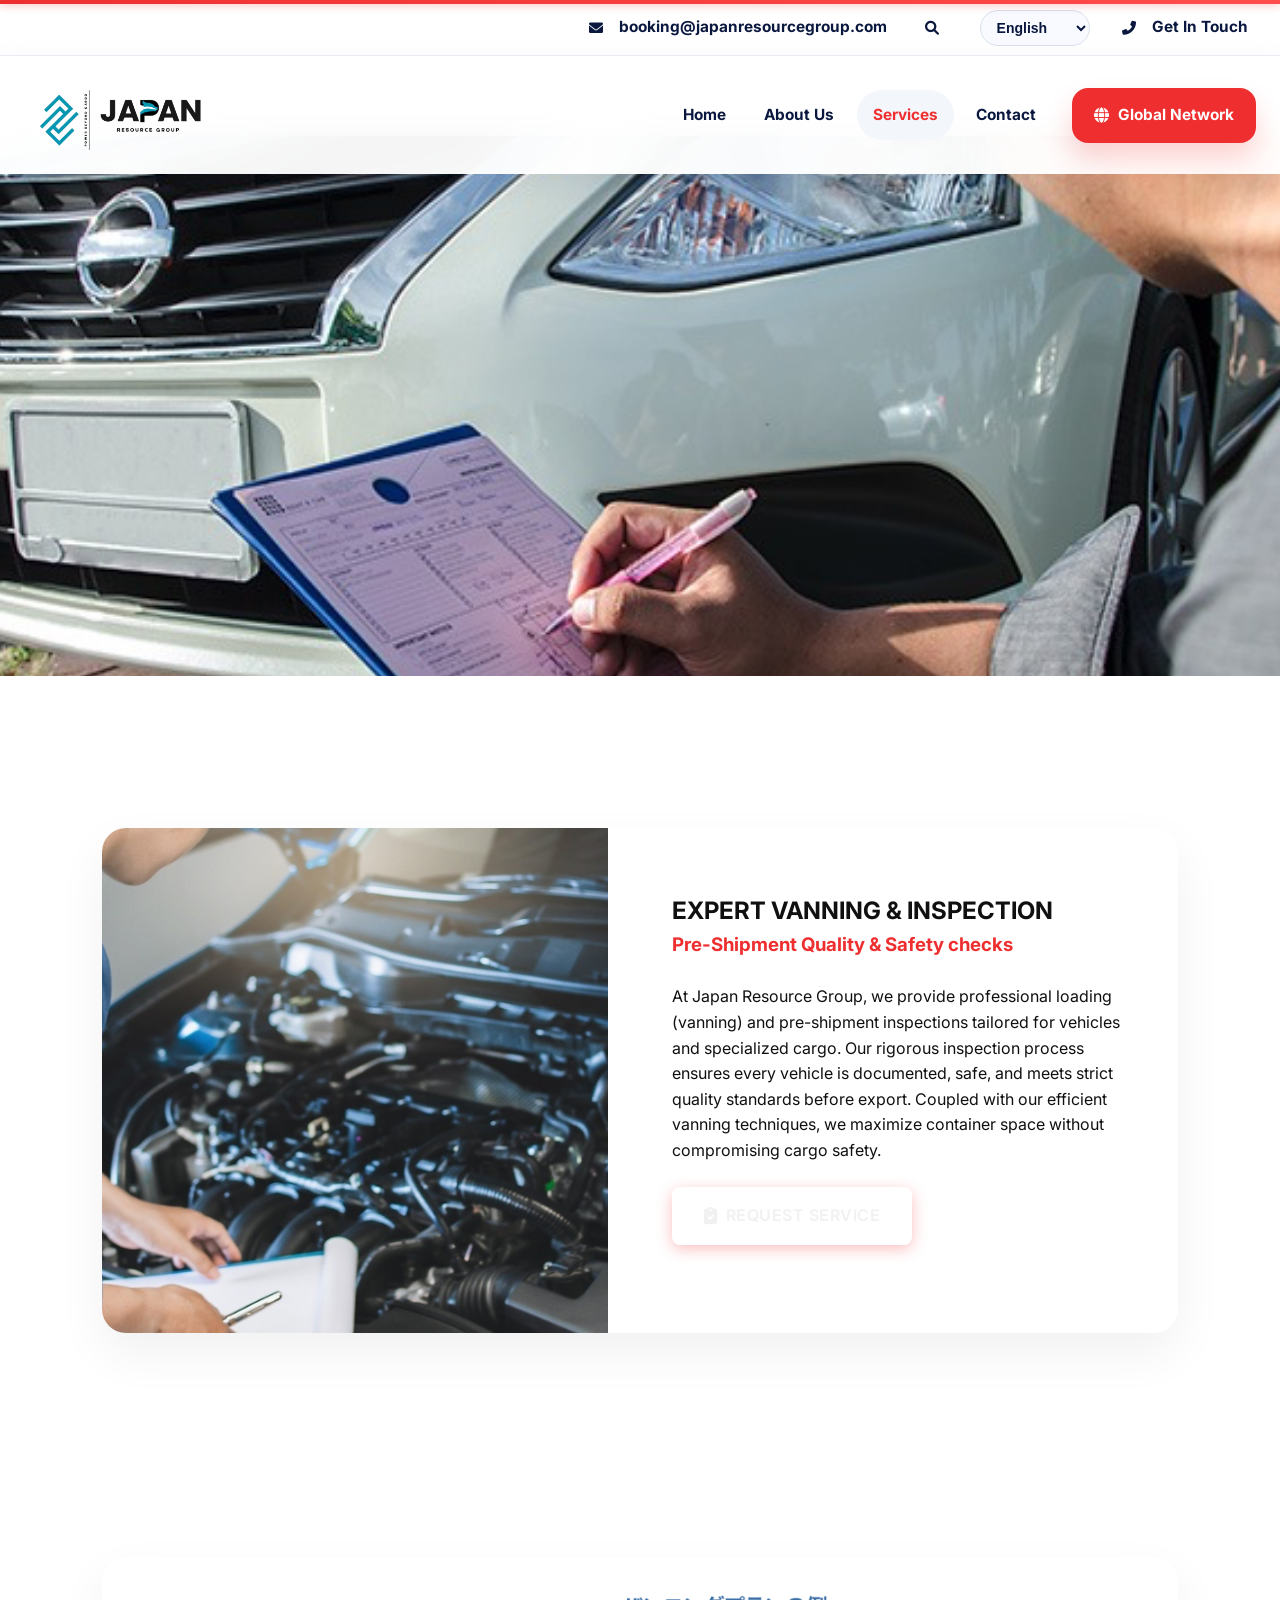
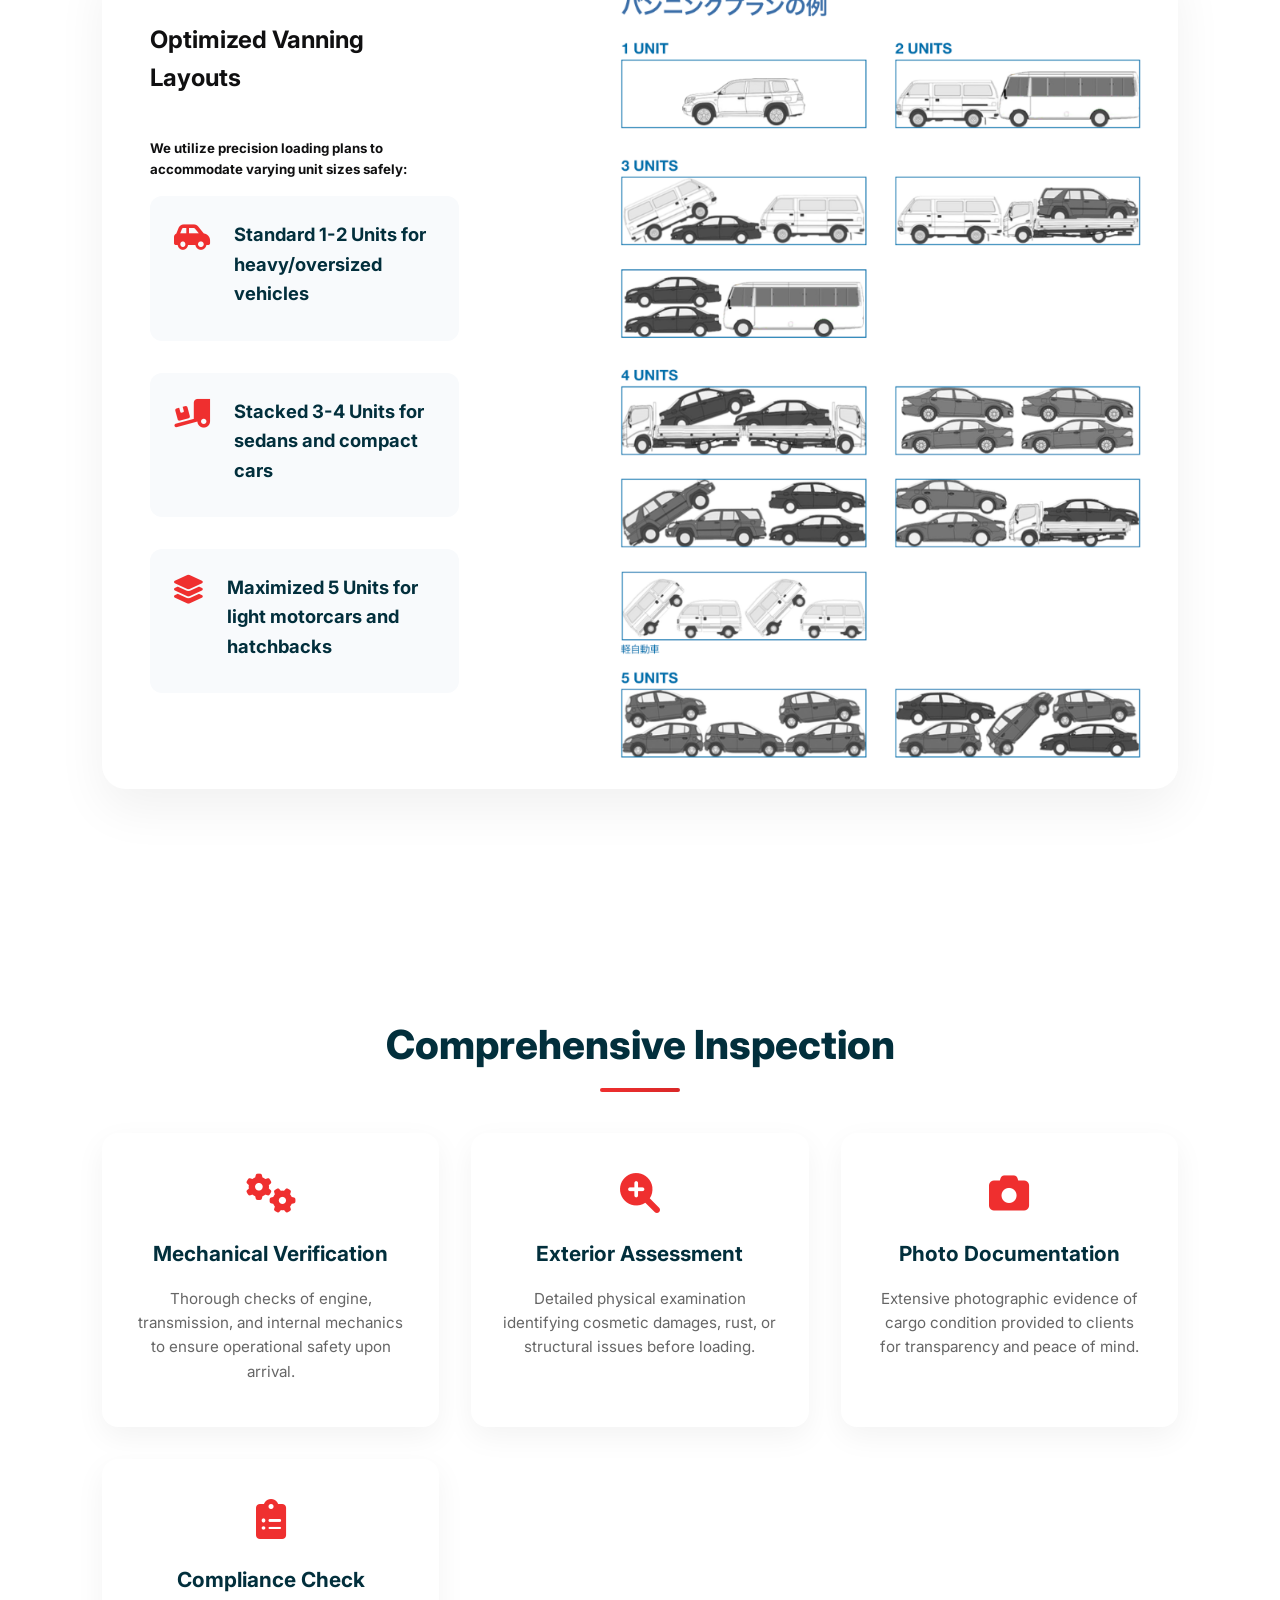
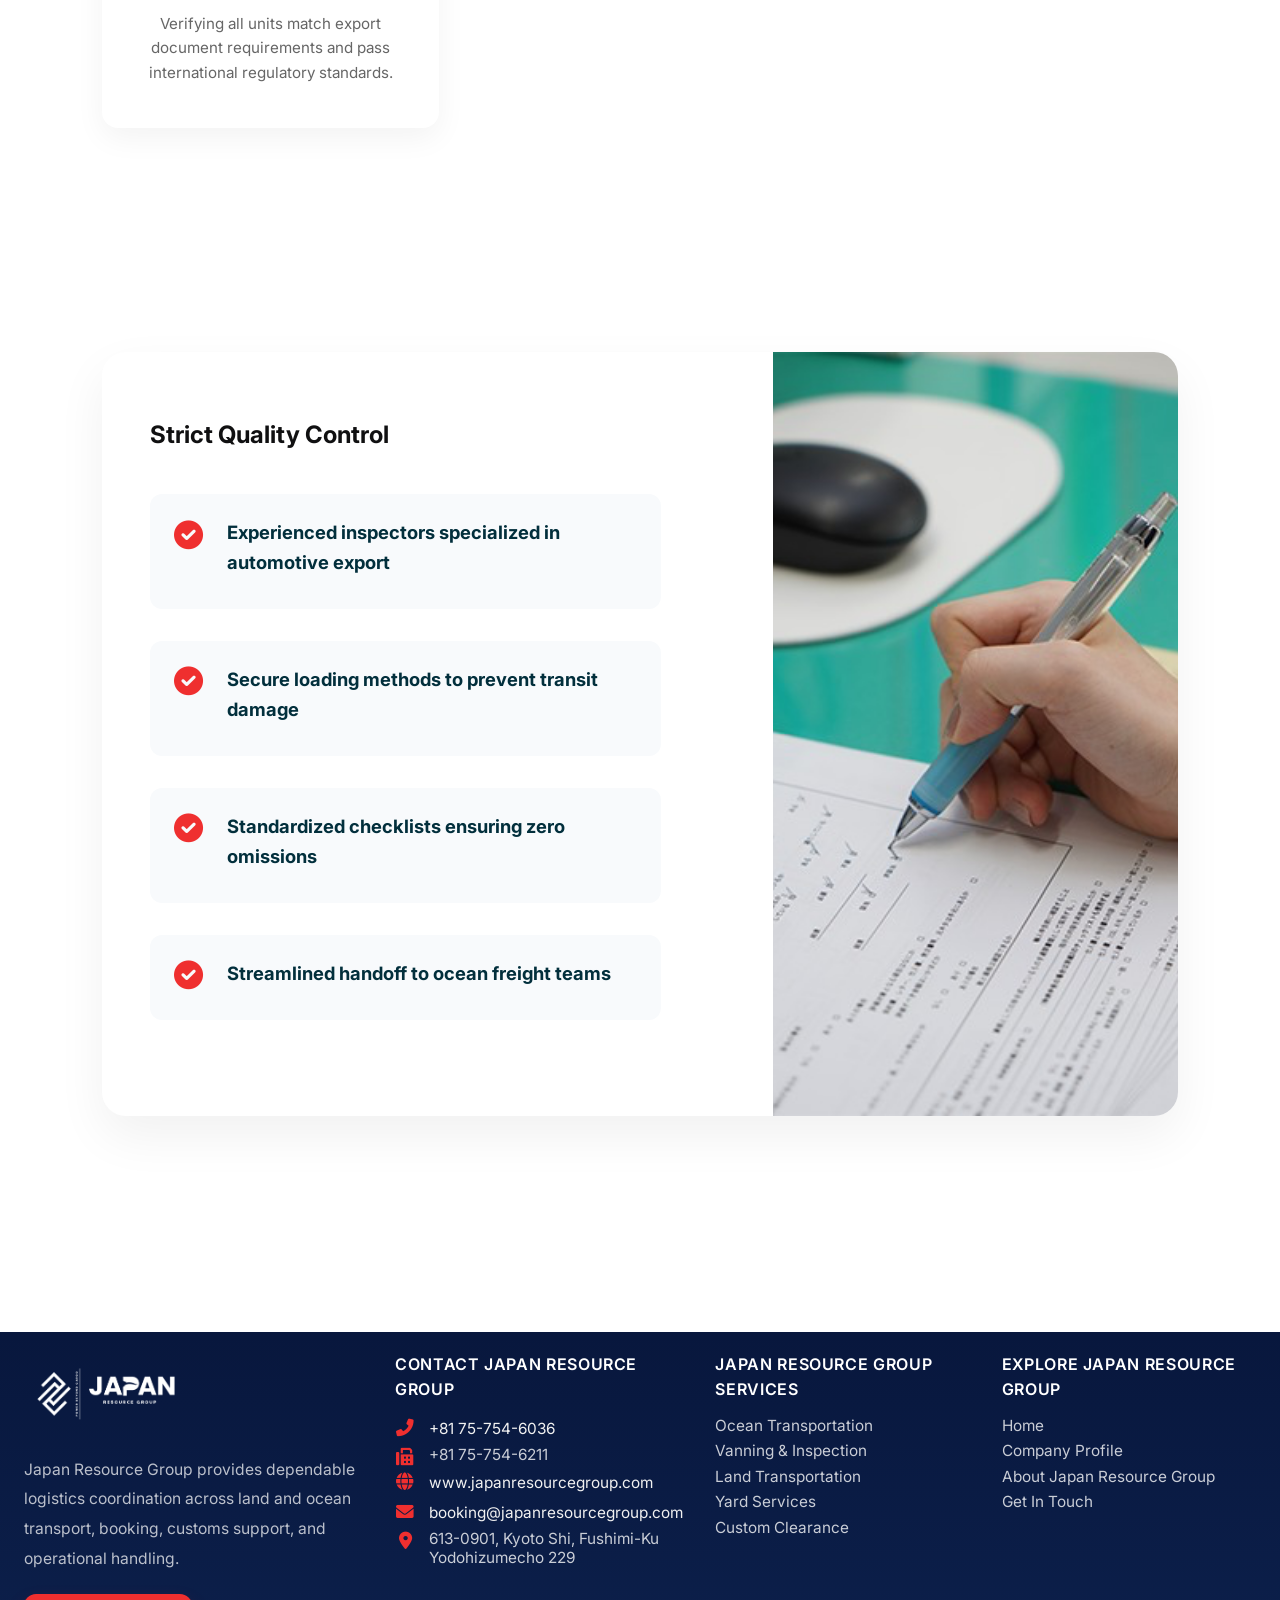
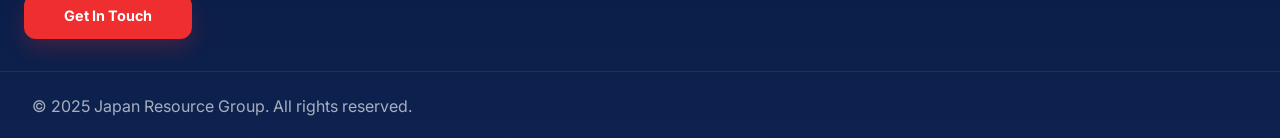
<file: vanning_inspection.html>
<!DOCTYPE html>
<html lang="en">
<head>
    <meta charset="UTF-8">
    <meta name="viewport" content="width=device-width, initial-scale=1.0">
    <title>Vanning & Inspection - Japan Resource Group - Transport & Trade Service Provider</title>
    <link rel="stylesheet" href="styles.css">
    <link href="https://cdnjs.cloudflare.com/ajax/libs/font-awesome/6.0.0/css/all.min.css" rel="stylesheet">
    <link href="https://fonts.googleapis.com/css2?family=Inter:wght@300;400;500;600;700&display=swap" rel="stylesheet">
</head>
<body class="homepage">
    <!-- Scroll Progress Bar -->
    <div class="scroll-progress"></div>
    <header class="header-above">
       <div class="slide-in-right">
        <ul class="nav-list">
            <li><a href="contact.html">
                <i class="fas fa-envelope"></i>
                <span>booking@japanresourcegroup.com</span>
            </a></li>
            <li><a href="#" class="search-toggle"><i class="fas fa-search"></i></a></li>
            <li class="language-select">
            <select id="language-select" onchange="changeLanguage(this.value)">
                <option value="en">English</option>
                <option value="ja">日本語</option>
                <option value="zh">中文</option>
                <option value="ko">한국어</option>
            </select>
        </li>
        <li><a href="contact.html">
            <i class="fas fa-phone-alt"></i>
            <span data-translate="get-in-touch">Get In Touch</span>
        </a></li>
      
        </ul>
       </div>
    </header>
    <!-- Header -->
    <header class="header">
        <div class="header-container">
            <div class="logo">
                <img src="images/logo.png" alt="logo">
            </div>
            <nav class="nav">
                <ul class="nav-list">
                    <li><a href="index.html" data-translate="home">Home</a></li>
                    <li><a href="about.html" data-translate="about-us">About Us</a></li>
                    <li class="dropdown">
                        <a href="#services" class="dropdown-toggle active" data-translate="services">Services <i class="fas fa-chevron-down"></i></a>
                        <ul class="dropdown-menu">
                            <li><a href="ocean_transportation.html">Ocean Transportation</a></li>
                            <li><a href="vanning_inspection.html" class="active">Vanning & Inspection</a></li>
                            <li><a href="land_transportation.html">Land Transportation</a></li>
                            <li><a href="yard_services.html">Yard Services</a></li>
                            <li><a href="custom_clearance.html">Custom Clearance</a></li>
                        </ul>
                    </li>
                    
                    <li><a href="contact.html">Contact</a></li>
                </ul>
            </nav>
            <div class="header-actions">
               <a href="contact.html" class="header-cta-btn"><i class="fas fa-globe"></i><span>Global Network</span></a>
            </div>
            <div class="mobile-menu-toggle">
                <span></span>
                <span></span>
                <span></span>
            </div>
        </div>
        
        <!-- Mobile Navigation Menu -->
        <nav class="mobile-nav">
            <ul class="mobile-nav-list">
                <li><a href="index.html" class="mobile-nav-link">Home</a></li>
                <li><a href="about.html" class="mobile-nav-link">About Us</a></li>
                <li class="mobile-dropdown active">
                    <a href="#services" class="mobile-nav-link mobile-dropdown-toggle">Services <i class="fas fa-chevron-down"></i></a>
                    <ul class="mobile-dropdown-menu">
                        <li><a href="ocean_transportation.html" class="mobile-nav-link">Ocean Transportation</a></li>
                        <li><a href="vanning_inspection.html" class="mobile-nav-link active">Vanning & Inspection</a></li>
                        <li><a href="land_transportation.html" class="mobile-nav-link">Land Transportation</a></li>
                        <li><a href="yard_services.html" class="mobile-nav-link">Yard Services</a></li>
                        <li><a href="custom_clearance.html" class="mobile-nav-link">Custom Clearance</a></li>
                    </ul>
                </li>
                
                <li><a href="contact.html" class="mobile-nav-link">Contact</a></li>
            </ul>
        </nav>
    </header>

    <!-- Main Banner -->
    <section class="vanning-banner">
    
    </section>

    <!-- Vanning & Inspection Content -->
    <div class="ocean-container">
        <div class="ocean-main-content">
            <!-- Modern Intro Split Section -->
            <section class="modern-section">
                <div class="why-us-split bounce-in-up">
                    <div class="why-us-image">
                        <img src="images/vanning/inspection_engine.jpg" alt="Vanning & Inspection">
                    </div>
                    <div class="why-us-content">
                        <h2 class="bounce-in-left" data-translate="vanning-intro-title">EXPERT VANNING & INSPECTION</h2>
                        <h3 class="bounce-in-up stagger-1" style="color: var(--primary-red); margin-bottom: 1.5rem;">Pre-Shipment Quality & Safety checks</h3>
                        <p class="bounce-in-up stagger-2" data-translate="vanning-intro">At Japan Resource Group, we provide professional loading (vanning) and pre-shipment inspections tailored for vehicles and specialized cargo. Our rigorous inspection process ensures every vehicle is documented, safe, and meets strict quality standards before export. Coupled with our efficient vanning techniques, we maximize container space without compromising cargo safety.</p>
                        <a href="contact.html" class="download-btn bounce-in-up stagger-3" style="text-decoration: none;"><i class="fas fa-clipboard-check"></i> Request Service</a>
                    </div>
                </div>
            </section>

            <!-- Vanning Plan Showcase (Split Layout) -->
            <section class="modern-section">
                <div class="why-us-split bounce-in-up" style="grid-template-columns: 0.8fr 1.2fr;">
                    <div class="why-us-content" style="padding: 4rem 3rem;">
                        <h2 class="bounce-in-left" data-translate="vanning-plan-title">Optimized Vanning Layouts</h2>
                        <div class="benefit-list">
                            <h5 style="margin-bottom: 1rem; color:var(--text-color);">We utilize precision loading plans to accommodate varying unit sizes safely:</h5>
                            <div class="benefit-item bounce-in-right stagger-1">
                                <i class="fas fa-car-side"></i>
                                <div>
                                    <h5 data-translate="vanning-plan-1">Standard 1-2 Units for heavy/oversized vehicles</h5>
                                </div>
                            </div>
                            <div class="benefit-item bounce-in-right stagger-2">
                                <i class="fas fa-truck-loading"></i>
                                <div>
                                    <h5 data-translate="vanning-plan-2">Stacked 3-4 Units for sedans and compact cars</h5>
                                </div>
                            </div>
                            <div class="benefit-item bounce-in-right stagger-3">
                                <i class="fas fa-layer-group"></i>
                                <div>
                                    <h5 data-translate="vanning-plan-3">Maximized 5 Units for light motorcars and hatchbacks</h5>
                                </div>
                            </div>
                        </div>
                    </div>
                    <div class="why-us-image" style="background-color: transparent;">
                        <img src="images/vanning/vanning_plan.png" alt="Vanning Plan Diagram" style="object-fit: contain;">
                    </div>
                </div>
            </section>

            <!-- Modern Capabilities Grid -->
            <section class="modern-section">
                <h2 class="section-title-center" data-translate="inspection-capabilities">Comprehensive Inspection</h2>
                <div class="values-grid">
                    <div class="value-card bounce-in-up stagger-1">
                        <i class="fas fa-cogs"></i>
                        <h4 data-translate="engine-check-title">Mechanical Verification</h4>
                        <p data-translate="engine-check-desc">Thorough checks of engine, transmission, and internal mechanics to ensure operational safety upon arrival.</p>
                    </div>
                    <div class="value-card bounce-in-up stagger-2">
                        <i class="fas fa-search-plus"></i>
                        <h4 data-translate="exterior-check-title">Exterior Assessment</h4>
                        <p data-translate="exterior-check-desc">Detailed physical examination identifying cosmetic damages, rust, or structural issues before loading.</p>
                    </div>
                    <div class="value-card bounce-in-up stagger-3">
                        <i class="fas fa-camera"></i>
                        <h4 data-translate="photo-doc-title">Photo Documentation</h4>
                        <p data-translate="photo-doc-desc">Extensive photographic evidence of cargo condition provided to clients for transparency and peace of mind.</p>
                    </div>
                    <div class="value-card bounce-in-up stagger-4">
                        <i class="fas fa-clipboard-list"></i>
                        <h4 data-translate="customs-prep-title">Compliance Check</h4>
                        <p data-translate="customs-prep-desc">Verifying all units match export document requirements and pass international regulatory standards.</p>
                    </div>
                </div>
            </section>

            <!-- Modern Benefits Split Layout -->
            <section class="modern-section">
                <div class="why-us-split bounce-in-up" style="grid-template-columns: 1.2fr 0.8fr;">
                    <div class="why-us-content" style="padding: 4rem 3rem;">
                        <h2 class="bounce-in-left" data-translate="why-vanning-title">Strict Quality Control</h2>
                        <div class="benefit-list">
                            <div class="benefit-item bounce-in-right stagger-1">
                                <i class="fas fa-check-circle"></i>
                                <div>
                                    <h5 data-translate="why-vanning-1">Experienced inspectors specialized in automotive export</h5>
                                </div>
                            </div>
                            <div class="benefit-item bounce-in-right stagger-2">
                                <i class="fas fa-check-circle"></i>
                                <div>
                                    <h5 data-translate="why-vanning-2">Secure loading methods to prevent transit damage</h5>
                                </div>
                            </div>
                            <div class="benefit-item bounce-in-right stagger-3">
                                <i class="fas fa-check-circle"></i>
                                <div>
                                    <h5 data-translate="why-vanning-3">Standardized checklists ensuring zero omissions</h5>
                                </div>
                            </div>
                            <div class="benefit-item bounce-in-right stagger-4">
                                <i class="fas fa-check-circle"></i>
                                <div>
                                    <h5 data-translate="why-vanning-4">Streamlined handoff to ocean freight teams</h5>
                                </div>
                            </div>
                        </div>
                    </div>
                    <div class="why-us-image">
                        <img src="images/vanning/inspection_checklist.png" alt="Inspection Checklist">
                    </div>
                </div>
            </section>
        </div>
    </div>

         <!-- Land Transportation Services Grid -->
       
    </div>

    <!-- Footer -->
    <footer id="contact" class="footer">
        <div class="footer-content">
            <div class="footer-section footer-brand">
                <img src="images/logo.png" alt="logo" width="250" height="100"/>
                <p>Japan Resource Group provides dependable logistics coordination across land and ocean transport, booking, customs support, and operational handling.</p>
                <a href="contact.html" class="footer-cta">Get In Touch</a>
            </div>
            <div class="footer-section">
                <h4 data-translate="contact-japan">CONTACT JAPAN RESOURCE GROUP</h4>
                
                <div class="contact-info">
                    <div class="contact-item">
                        <i class="fas fa-phone-alt"></i>
                        <div class="contact-details">
                            <a href="tel:+81757546036" data-translate="footer-phone-2">+81 75-754-6036</a>
                        </div>
                    </div>
                    <div class="contact-item">
                        <i class="fas fa-fax"></i>
                        <div class="contact-details">
                            <span data-translate="footer-phone-3">+81 75-754-6211</span>
                        </div>
                    </div>
                    <div class="contact-item">
                        <i class="fas fa-globe"></i>
                        <a href="https://www.japanresourcegroup.com" target="_blank" data-translate="footer-website">www.japanresourcegroup.com</a>
                    </div>
                    <div class="contact-item">
                        <i class="fas fa-envelope"></i>
                        <a href="mailto:booking@japanresourcegroup.com" data-translate="footer-email">booking@japanresourcegroup.com</a>
                    </div>
                    <div class="contact-item">
                        <i class="fas fa-map-marker-alt"></i>
                        <span data-translate="footer-address">613-0901, Kyoto Shi, Fushimi-Ku Yodohizumecho 229</span>
                    </div>
                </div>
            </div>
            <div class="footer-section">
                <h4 data-translate="japan-services">JAPAN RESOURCE GROUP SERVICES</h4>
                <ul>
                    <li><a href="ocean_transportation.html" data-translate="ocean_transportation">Ocean Transportation</a></li>
                    <li><a href="vanning_inspection.html" data-translate="vanning_inspection">Vanning & Inspection</a></li>
                    <li><a href="land_transportation.html" data-translate="land_transportation">Land Transportation</a></li>
                    <li><a href="yard_services.html" data-translate="yard_services">Yard Services</a></li>
                    <li><a href="custom_clearance.html" data-translate="custom_clearance">Custom Clearance</a></li>
                </ul>
            </div>
            <div class="footer-section">
                <h4 data-translate="explore-japan">EXPLORE JAPAN RESOURCE GROUP</h4>
                <ul>
                    <li><a href="index.html" data-translate="home">Home</a></li>
                    <li><a href="about.html" data-translate="company-profile">Company Profile</a></li>
                    <li><a href="about.html" data-translate="about-japan">About Japan Resource Group</a></li>
                    <li><a href="contact.html" data-translate="get-in-touch">Get In Touch</a></li>
                </ul>
            </div>
        </div>
        <div class="footer-bottom">
            <p><span data-translate="footer-copyright">&copy; 2025 Japan Resource Group.</span> <span data-translate="rights-reserved">All rights reserved.</span></p>
            </div>
        </div>
    </footer>

    <!-- Scroll to Top Button -->
    <button id="scrollToTop" class="scroll-to-top" aria-label="Scroll to top">
        <i class="fas fa-chevron-up"></i>
    </button>

    <script src="script.js"></script>
    <script src="language-system.js"></script>
    <script src="search.js"></script>
    <script src="scroll-to-top.js"></script>
</body>
</html>
</file>
<file: styles.css>
/* Reset and Base Styles */
:root {
    /* Primary Colors - Logo Matching */
    --primary-blue: #ef2f2f;
    --primary-red: #ef2f2f;
    --primary-dark: #08173d;
    --primary-light: #f1f1f1;
    
    /* Additional Colors */
    --accent-dark: #022f3c;
    --accent-medium: #d92828;
    --accent-light: #ef2f2f;
    --accent-lighter: #2f849b;
    
    /* Text Colors */
    --text-primary: #101011;
    --text-secondary: #2f849b;
    --text-light: #f1f1f1;
    --text-accent: #d92828;
    
    /* Background Colors */
    --bg-primary: #f1f1f1;
    --bg-dark: #101011;
    --bg-accent: #022f3c;
    --bg-medium: #d92828;
    
    /* Interactive Colors */
    --hover-primary: #ef2f2f;
    --hover-secondary: #2f849b;
    --active-color: #ef2f2f;
    
    /* Border Colors */
    --border-primary: #ef2f2f;
    --border-secondary: #ef2f2f;
    --border-accent: #d92828;
}

* {
    margin: 0;
    padding: 0;
    box-sizing: border-box;
}

html {
    scroll-behavior: smooth;
}

body {
    font-family: 'Inter', sans-serif;
    line-height: 1.6;
    color: var(--text-primary);
    background-color: var(--bg-primary);
}

/* Header Styles */
.header {
    background: linear-gradient(135deg, var(--accent-dark), var(--primary-red), var(--accent-medium));
    color: var(--text-light);
    padding: 1rem 0;
    position: fixed;
    top: 0;
    margin-top: 50px;
    left: 0;
    right: 0;
    z-index: 1000;
    box-shadow: 0 4px 25px rgba(13, 23, 62, 0.3);
    transition: all 0.3s ease;
    backdrop-filter: blur(10px);
}

.header-container {
    max-width: none;
    width: 100%;
    margin: 0;
    padding: 0 1.5rem;
    display: flex;
    align-items: center;
    justify-content: space-between;
}

.logo {
    display: flex;
    align-items: center;
    gap: 0.5rem;
    font-weight: 700;
    font-size: 1.2rem;
    transition: all 0.3s ease;
}

.logo img {
    height: 80px;
    width: auto;
    max-width: 280px;
    object-fit: contain;
    /* filter: brightness(0) invert(1); */
    transition: all 0.3s ease;
    filter: drop-shadow(0 4px 8px rgba(0, 0, 0, 0.2));
}

.logo:hover img {
    transform: scale(1.1);
    filter: drop-shadow(0 8px 16px rgba(239, 47, 47, 0.4)) brightness(1.1);
    animation: logoGlow 0.6s ease-in-out;
}

@keyframes logoGlow {
    0% { filter: drop-shadow(0 4px 8px rgba(0, 0, 0, 0.2)); }
    50% { filter: drop-shadow(0 8px 16px rgba(239, 47, 47, 0.6)) brightness(1.2); }
    100% { filter: drop-shadow(0 8px 16px rgba(239, 47, 47, 0.4)) brightness(1.1); }
}

.logo-icon {
    width: 560px;
    height: 40px;
    /* background: white; */
    color: #ef2f2f;
    border-radius: 8px;
    display: flex;
    align-items: center;
    justify-content: center;
    font-weight: bold;
    font-size: 1.2rem;
}

.logo-icon.large {
    width: 300px;
    height: 80px;
    font-size: 1.6rem;
}

.nav-list {
    display: flex;
    list-style: none;
    gap: 2rem;
}

.nav-list a {
    color: var(--primary-dark);
    text-decoration: none;
    font-weight: 500;
    transition: all 0.3s ease;
    position: relative;
    border-radius: 25px;
}

.nav-list a:hover {
    background: rgba(239, 47, 47, 0.05); /* Transitioning this to blue theme */
    color: var(--primary-red);
    transform: translateY(-2px);
}

.nav-list a::after {
    content: '';
    position: absolute;
    bottom: -5px;
    left: 50%;
    transform: translateX(-50%);
    width: 0;
    height: 3px;
    background: linear-gradient(90deg, var(--primary-red), var(--accent-light));
    transition: width 0.3s ease;
    border-radius: 2px;
}

.nav-list a:hover::after {
    width: 80%;
}

/* Dropdown Menu */
.dropdown {
    position: relative;
}

.dropdown-toggle {
    display: flex;
    align-items: center;
    gap: 0.5rem;
}

.dropdown-toggle i {
    font-size: 0.8rem;
    transition: transform 0.3s ease;
}

.dropdown:hover .dropdown-toggle i {
    transform: rotate(180deg);
}

.dropdown-menu {
    position: absolute;
    top: 100%;
    left: 0;
    background: var(--bg-primary);
    min-width: 250px;
    box-shadow: 0 15px 40px rgba(13, 23, 62, 0.2);
    border-radius: 12px;
    opacity: 0;
    visibility: hidden;
    transform: translateY(-10px);
    transition: all 0.3s ease;
    z-index: 1000;
    list-style: none;
    margin: 0;
    padding: 0.5rem 0;
    border: 1px solid var(--border-secondary);
}

.dropdown:hover .dropdown-menu {
    opacity: 1;
    visibility: visible;
    transform: translateY(0);
}

.dropdown-menu li {
    margin: 0;
}

.dropdown-menu a {
    display: block;
    padding: 0.75rem 1.5rem;
    color: var(--text-primary);
    text-decoration: none;
    font-weight: 400;
    transition: all 0.3s ease;
    border-left: 3px solid transparent;
    position: relative;
}

.dropdown-menu a:hover {
    background: linear-gradient(90deg, rgba(239, 47, 47, 0.1), rgba(217, 40, 40, 0.1));
    color: var(--primary-red) !important;
    border-left-color: var(--accent-light);
    padding-left: 1.25rem;
    transform: translateX(5px);
}

.dropdown-menu a::after {
    display: none;
}

.header-actions {
    display: flex;
    align-items: center;
    gap: 1rem;
}

.header-actions a{
    text-decoration: none;
    color: var(--text-light);
    font-weight: 600;
    font-size: 1.1rem;
    padding: 0.75rem 1.5rem;
    transition: all 0.3s ease;
    overflow: hidden;
}

.contact-btn {
    background: linear-gradient(135deg, var(--primary-red), var(--accent-light));
    color: var(--text-light);
    border: none;
    padding: 0.75rem 1.5rem;
    border-radius: 25px;
    font-weight: 600;
    cursor: pointer;
    transition: all 0.3s ease;
    box-shadow: 0 4px 15px rgba(239, 47, 47, 0.3);
    position: relative;
    overflow: hidden;
}

.contact-btn::before {
    content: '';
    position: absolute;
    top: 0;
    left: -100%;
    width: 100%;
    height: 100%;
    background: linear-gradient(90deg, transparent, rgba(255, 255, 255, 0.2), transparent);
    transition: left 0.5s ease;
}

.contact-btn:hover {
    background: linear-gradient(135deg, var(--accent-light), var(--primary-red));
    transform: translateY(-3px);
    box-shadow: 0 8px 25px rgba(239, 47, 47, 0.4);
}

.contact-btn:hover::before {
    left: 100%;
}

.mobile-menu-toggle {
    display: none;
    flex-direction: column;
    cursor: pointer;
    gap: 4px;
}

.mobile-menu-toggle span {
    width: 25px;
    height: 3px;
    background: #f1f1f1;
    transition: all 0.3s ease;
}

/* Mobile Navigation Menu */
.mobile-nav {
    position: absolute;
    top: 100%;
    left: 0;
    right: 0;
    background: linear-gradient(135deg, var(--accent-dark), var(--primary-red), var(--accent-medium));
    box-shadow: 0 4px 25px rgba(13, 23, 62, 0.3);
    z-index: 999;
    transform: translateY(-100%);
    opacity: 0;
    visibility: hidden;
    transition: all 0.3s ease;
}

.mobile-nav.active {
    transform: translateY(0) !important;
    opacity: 1 !important;
    visibility: visible !important;
    display: block !important;
}

.mobile-nav-list {
    list-style: none;
    padding: 0;
    margin: 0;
}

.mobile-nav-list li {
    border-bottom: 1px solid rgba(255, 255, 255, 0.1);
}

.mobile-nav-list li:last-child {
    border-bottom: none;
}

.mobile-nav-link {
    display: block;
    padding: 1rem 2rem;
    color: var(--text-light);
    text-decoration: none;
    font-weight: 500;
    transition: all 0.3s ease;
    position: relative;
}

.mobile-nav-link:hover {
    background: rgba(255, 255, 255, 0.1);
    color: var(--text-light);
    padding-left: 2.5rem;
}

.mobile-dropdown {
    position: relative;
}

.mobile-dropdown-toggle {
    display: flex;
    align-items: center;
    justify-content: space-between;
}

.mobile-dropdown-toggle i {
    transition: transform 0.3s ease;
}

.mobile-dropdown.active .mobile-dropdown-toggle i {
    transform: rotate(180deg);
}

.mobile-dropdown-menu {
    display: none;
    background: rgba(0, 0, 0, 0.2);
    list-style: none;
    padding: 0;
    margin: 0;
}

.mobile-dropdown.active .mobile-dropdown-menu {
    display: block;
}

.mobile-dropdown-menu .mobile-nav-link {
    padding-left: 3rem;
    font-size: 0.9rem;
    border-bottom: 1px solid rgba(255, 255, 255, 0.05);
}

.mobile-dropdown-menu .mobile-nav-link:hover {
    padding-left: 3.5rem;
}

/* Mobile Dropdown Styles */
@media (max-width: 768px) {
    .dropdown-menu {
        position: static;
        opacity: 1;
        visibility: visible;
        transform: none;
        box-shadow: none;
        background: rgba(0, 0, 0, 0.1);
        margin-top: 0.5rem;
        border-radius: 5px;
    }
    
    .dropdown-menu a {
        color: #fff;
        padding: 0.5rem 1rem;
        font-size: 0.9rem;
    }
    
    .dropdown-menu a:hover {
        background: rgba(255, 255, 255, 0.1);
        color: #ef2f2f;
        border-left-color: #ef2f2f;
    }
}

/* Main Layout */
.main-layout {
    margin-top: 0;
    min-height: calc(100vh - 80px);
    position: relative;
    z-index: 2;
    background: #ffffff;
    width: 100%;
}

/* Content Area */
.content {
    background: #ffffff;
    min-height: calc(100vh - 80px);
    max-width: none;
    margin: 0;
    padding-left: 0;
    padding-right: 0;
    padding-top: 0;
    padding-bottom: 0;
    position: relative;
    z-index: 3;
}

/* Shipping Line Providers Section */
.shipping-providers-section {
    background: linear-gradient(135deg, #f8f9fa, #e9ecef, #f8f9fa);
    background-size: 400% 400%;
    padding: 2.5rem 1.5rem;
    margin-bottom: 0;
    border-radius: 0;
    text-align: center;
    position: relative;
    overflow: hidden;
    animation: gradientShift 8s ease-in-out infinite;
}

.shipping-providers-section::before {
    content: '';
    position: absolute;
    top: 0;
    left: 0;
    right: 0;
    bottom: 0;
    background: radial-gradient(circle at 20% 80%, rgba(239, 47, 47, 0.1) 0%, transparent 50%),
                radial-gradient(circle at 80% 20%, rgba(251, 191, 36, 0.1) 0%, transparent 50%);
    animation: float 10s ease-in-out infinite;
}

.shipping-providers-section h2 {
    font-size: 2.5rem;
    font-weight: 700;
    margin-bottom: 2rem;
    color: var(--accent-dark);
    text-transform: uppercase;
    letter-spacing: 2px;
    animation: glow 3s ease-in-out infinite;
    position: relative;
}

.header-above {
    height: 50px;
    background: linear-gradient(135deg, var(--primary-light) 0%,  var(--primary-light) 100%);
    display: flex;
    align-items: center;
    justify-content: flex-end;
    padding: 0 20px;
    position: relative;
    box-shadow: 0 2px 10px rgba(0, 0, 0, 0.1);
    border-bottom: 1px solid rgba(255, 255, 255, 0.1);
}

.header-above::before {
    content: '';
    position: absolute;
    top: 0;
    left: 0;
    right: 0;
    height: 1px;
    background: linear-gradient(90deg, transparent, var(--primary-red), transparent);
}

.header-above .slide-in-right {
    position: relative;
    z-index: 2;
}

.header-above .slide-in-right a {
    color: var(--primary-dark);
    text-decoration: none;
    font-size: 15px;
    font-weight: 600;
    text-transform: uppercase;
    letter-spacing: 1px;
    position: relative;
    overflow: hidden;
}


.header-above .slide-in-right a:hover {
    color: #080808;
    background: var(--primary-red);
    border-color: var(--primary-red);
    transform: translateY(-2px);
    box-shadow: 0 4px 15px rgba(255, 107, 53, 0.3);
}

.header-above .slide-in-right a:hover::before {
    left: 100%;
}

.header-above .slide-in-right a i {
    margin-right: 8px;
    font-size: 14px;
    transition: transform 0.3s ease;
}

.header-above .slide-in-right a:hover i {
    transform: scale(1.1);
}

.header-above .slide-in-right a span {
    position: relative;
    z-index: 1;
}

/* Services Select Styling */
.header-above .services-select {
    margin: 0 15px;
}

.header-above .services-select select {
    background: rgba(255, 255, 255, 0.1);
    border: 1px solid rgba(255, 255, 255, 0.2);
    color: #090909;
    padding: 8px 16px;
    border-radius: 20px;
    font-size: 14px;
    font-weight: 500;
    text-transform: uppercase;
    letter-spacing: 0.5px;
    cursor: pointer;
    transition: all 0.3s ease;
    backdrop-filter: blur(10px);
    outline: none;
    min-width: 150px;
}

.header-above .services-select select:hover {
    background: rgba(255, 255, 255, 0.15);
    border-color: rgba(255, 255, 255, 0.3);
}

.header-above .services-select select:focus {
    background: var(--primary-red);
    border-color: var(--primary-red);
    box-shadow: 0 0 10px rgba(239, 47, 47, 0.3);
}

.header-above .services-select select option {
    background: var(--primary-dark);
    color: #070707;
    padding: 10px;
    border: none;
}

/* Language Select Styling */
.header-above .language-select {
    margin: 0 10px;
}

.header-above .language-select select {
    background: rgba(255, 255, 255, 0.1);
    border: 1px solid rgba(0, 0, 0, 0.2);
    color: #070707;
    padding: 8px 12px;
    border-radius: 20px;
    font-size: 14px;
    font-weight: 500;
    cursor: pointer;
    transition: all 0.3s ease;
    backdrop-filter: blur(10px);
    outline: none;
    min-width: 100px;
}

.header-above .language-select select:hover {
    background: rgba(255, 255, 255, 0.15);
    border-color: rgba(255, 255, 255, 0.3);
}

.header-above .language-select select:focus {
    background: var(--primary-red);
    border-color: var(--primary-red);
    box-shadow: 0 0 10px rgba(239, 47, 47, 0.3);
}

.header-above .language-select select option {
    background: var(--primary-dark);
    color: #f3f3f3;
    padding: 8px;
    border: none;
}

/* Mobile responsiveness for header-above */
@media (max-width: 768px) {
    .header-above {
        height: 40px;
        padding: 0 15px;
    }
    
    .header-above .slide-in-right a {
        font-size: 13px;
        padding: 6px 12px;
        letter-spacing: 0.8px;
    }
    
    .header-above .slide-in-right a i {
        font-size: 12px;
        margin-right: 6px;
    }
    
    .header-above .services-select {
        margin: 0 10px;
    }
    
    .header-above .services-select select {
        font-size: 12px;
        padding: 6px 12px;
        min-width: 120px;
    }
    
    .header-above .language-select {
        margin: 0 8px;
    }
    
    .header-above .language-select select {
        font-size: 12px;
        padding: 6px 10px;
        min-width: 80px;
    }
}

@media (max-width: 480px) {
    .header-above {
        height: 35px;
        padding: 0 10px;
    }
    
    .header-above .slide-in-right a {
        font-size: 12px;
        padding: 5px 10px;
        letter-spacing: 0.5px;
    }
    
    .header-above .slide-in-right a i {
        font-size: 11px;
        margin-right: 4px;
    }
    
    .header-above .services-select {
        margin: 0 5px;
    }
    
    .header-above .services-select select {
        font-size: 11px;
        padding: 5px 8px;
        min-width: 100px;
    }
    
    .header-above .language-select {
        margin: 0 5px;
    }
    
    .header-above .language-select select {
        font-size: 11px;
        padding: 5px 8px;
        min-width: 70px;
    }
}

.shipping-providers-section h2::after {
    content: '';
    position: absolute;
    bottom: -10px;
    left: 50%;
    transform: translateX(-50%);
    width: 100px;
    height: 4px;
    background: linear-gradient(90deg, var(--primary-red), var(--accent-light), var(--primary-red));
    border-radius: 2px;
    animation: shimmer 2s ease-in-out infinite;
}

.shipping-providers-section p {
    font-size: 1.1rem;
    line-height: 1.8;
    color: var(--accent-lighter);
    max-width: 1000px;
    margin: 0 auto 2rem;
    text-align: center;
}

.partnership-benefits {
    max-width: 1000px;
    margin: 0 auto 3rem;
    text-align: center;
}

.partnership-benefits h3 {
    font-size: 1.5rem;
    font-weight: 600;
    color: var(--accent-dark);
    margin-bottom: 1.5rem;
    text-transform: uppercase;
    letter-spacing: 1px;
}

.benefits-list {
    list-style: none;
    padding: 0;
    margin: 0;
    display: grid;
    grid-template-columns: repeat(auto-fit, minmax(300px, 1fr));
    gap: 1rem;
    text-align: left;
}

.benefits-list li {
    background: rgba(255, 255, 255, 0.8);
    padding: 1.5rem;
    border-radius: 10px;
    box-shadow: 0 3px 15px rgba(13, 23, 62, 0.1);
    transition: all 0.3s ease;
    border-left: 4px solid var(--primary-red);
    position: relative;
    overflow: hidden;
}

.benefits-list li::before {
    content: '✓';
    position: absolute;
    top: 1rem;
    right: 1rem;
    color: var(--primary-red);
    font-weight: bold;
    font-size: 1.2rem;
    opacity: 0.3;
}

.benefits-list li:hover {
    transform: translateY(-5px);
    box-shadow: 0 8px 25px rgba(13, 23, 62, 0.15);
    border-left-color: var(--accent-light);
}

.benefits-list li strong {
    color: var(--accent-dark);
    font-weight: 700;
    display: block;
    margin-bottom: 0.5rem;
    font-size: 1.1rem;
}

.shipping-logos-grid {
    display: grid;
    grid-template-columns: repeat(3, 1fr);
    gap: 2rem;
    max-width: none;
    margin: 0;
    padding: 0 1.5rem;
}

.shipping-logo {
    background: rgba(255, 255, 255, 0.1);
    border-radius: 20px;
    padding: 2rem 1rem;
    box-shadow: 0 8px 30px rgba(239, 47, 47, 0.15);
    transition: none;
    border: 2px solid var(--border-secondary);
    position: relative;
    overflow: hidden;
    /* disable floating animation for static logos */
    animation: none;
    backdrop-filter: blur(20px);
}
.shipping-logo a {
    text-decoration: none;
    color: var(--primary-dark);
}

.shipping-logo::before {
    content: '';
    position: absolute;
    top: 0;
    left: -100%;
    width: 100%;
    height: 100%;
    background: linear-gradient(90deg, transparent, rgba(239, 47, 47, 0.1), transparent);
    /* disable moving highlight overlay */
    transition: none;
}

/* disable hover overlay movement */
.shipping-logo:hover::before { left: -100%; }

/* disable hover transform/effects */
.shipping-logo:hover {
    transform: none;
    box-shadow: 0 8px 30px rgba(239, 47, 47, 0.15);
    border-color: var(--border-secondary);
    background: rgba(255, 255, 255, 0.1);
}

.logo-container {
    display: flex;
    flex-direction: column;
    align-items: center;
    gap: 1rem;
}

.logo-symbol {
    font-size: 2.5rem;
    font-weight: bold;
    height: 60px;
    display: flex;
    align-items: center;
    justify-content: center;
    width: 100%;
    transition: none;
    /* disable pulsing */
    animation: none;
}

.logo-image {
    max-width: 100%;
    max-height: 60px;
    width: auto;
    height: auto;
    object-fit: contain;
    filter: grayscale(0.1) brightness(1.1) contrast(1.1);
    transition: none;
    border-radius: 8px;
}

/* disable symbol hover transform */
.shipping-logo:hover .logo-symbol { transform: none; }

/* disable image hover effects */
.shipping-logo:hover .logo-image { filter: grayscale(0.1) brightness(1.1) contrast(1.1); transform: none; box-shadow: none; }

/* disable text hover effects */
.shipping-logo:hover .logo-text { color: var(--primary-red); text-shadow: 0 2px 4px rgba(239, 47, 47, 0.2); transform: none; }

.logo-text {
    font-size: 0.9rem;
    font-weight: 700;
    color: var(--primary-red);
    text-align: center;
    line-height: 1.2;
    text-transform: uppercase;
    letter-spacing: 1.5px;
    text-shadow: 0 2px 4px rgba(239, 47, 47, 0.2);
    transition: none;
}

/* Force-disable animations and transitions within partners section */
.shipping-providers-section, .shipping-providers-section * {
    animation: none !important;
    transition: none !important;
    transform: none !important;
    filter: none !important;
}

/* Individual logo styling for new partners */
.maersk-symbol {
    background: linear-gradient(135deg, #e74c3c, #c0392b);
    border-radius: 8px;
    padding: 0.5rem;
}

.hapag-symbol {
    background: linear-gradient(135deg, #3498db, #2980b9);
    border-radius: 8px;
    padding: 0.5rem;
}

.oocl-symbol {
    background: linear-gradient(135deg, #e91e63, #ad1457);
    border-radius: 8px;
    padding: 0.5rem;
}

.msc-symbol {
    background: linear-gradient(135deg, #f39c12, #e67e22);
    border-radius: 8px;
    padding: 0.5rem;
}

.cma-symbol {
    background: linear-gradient(135deg, #9b59b6, #8e44ad);
    border-radius: 8px;
    padding: 0.5rem;
}

.sitc-symbol {
    background: linear-gradient(135deg, #1abc9c, #16a085);
    border-radius: 8px;
    padding: 0.5rem;
}

/* Staggered animations for shipping logos */
/* disable staggered delays */
.shipping-logo:nth-child(1),
.shipping-logo:nth-child(2),
.shipping-logo:nth-child(3),
.shipping-logo:nth-child(4),
.shipping-logo:nth-child(5),
.shipping-logo:nth-child(6) { animation-delay: 0s; }

/* Enhanced logo symbol animations for new partners */
.maersk-symbol {
    animation: pulse 3s ease-in-out infinite;
}

.hapag-symbol {
    animation: wiggle 4s ease-in-out infinite;
}

.oocl-symbol {
    animation: bounce 2s ease-in-out infinite;
}

.msc-symbol {
    animation: rotate 5s linear infinite;
}

.cma-symbol {
    animation: scale 3s ease-in-out infinite;
}

.sitc-symbol {
    animation: float 4s ease-in-out infinite;
}

/* Company Info and Contact Sections */
.company-info {
    background: #1e3a8a;
    color: #f1f1f1;
    padding: 3rem 2rem;
    margin-bottom: 2rem;
    border-radius: 15px;
    display: flex;
    flex-direction: column;
    align-items: center;
    text-align: center;
    box-shadow: 0 10px 30px rgba(0, 0, 0, 0.1);
    position: relative;
    overflow: hidden;
}

.company-info::before {
    content: '';
    position: absolute;
    top: 0;
    left: 0;
    right: 0;
    bottom: 0;
    background: linear-gradient(135deg, rgba(59, 130, 246, 0.1), rgba(30, 58, 138, 0.1));
    z-index: 1;
}

.company-info > * {
    position: relative;
    z-index: 2;
}

.company-logo {
    margin-bottom: 1.5rem;
    animation: logoFloat 3s ease-in-out infinite;
}

@keyframes logoFloat {
    0%, 100% {
        transform: translateY(0px);
    }
    50% {
        transform: translateY(-5px);
    }
}

.company-info h3 {
    font-size: 1.4rem;
    font-weight: 700;
    margin-top: 0;
    line-height: 1.4;
    text-shadow: 2px 2px 4px rgba(0, 0, 0, 0.3);
    letter-spacing: 0.5px;
}

.contact-section,
.services-section,
.explore-section,
.japan-resource-section {
    background: #000;
    color: #f1f1f1;
    /* padding: 2rem; */
    margin-bottom: 2rem;
    border-radius: 15px;
    box-shadow: 0 10px 30px rgba(0, 0, 0, 0.1);
}

.contact-section h4,
.services-section h4,
.explore-section h4,
.japan-resource-section h4 {
    font-size: 1.1rem;
    font-weight: 600;
    margin-bottom: 1rem;
    color: #ef2f2f;
}

.contact-details p {
    margin-bottom: 0.5rem;
    font-size: 0.9rem;
    display: flex;
    align-items: center;
    gap: 0.5rem;
}

.contact-details i {
    width: 16px;
    color: #ef2f2f;
}

.services-list,
.explore-list {
    list-style: none;
}

.services-list li,
.explore-list li {
    margin-bottom: 0.5rem;
    font-size: 0.9rem;
    padding: 0.25rem 0;
}

.explore-list a {
    color: #f1f1f1;
    text-decoration: none;
    transition: color 0.3s ease;
}

.explore-list a:hover {
    color: var(--primary-red);
}

.hero-banner {
    background: linear-gradient(135deg, var(--accent-dark), var(--primary-red), var(--accent-medium)),
                url('/images/logo.png');
    background-size: cover;
    background-position: center;
    background-attachment: fixed;
    height: 60vh;
    display: flex;
    align-items: center;
    justify-content: center;
    color: var(--text-light);
    text-align: center;
    position: relative;
    z-index: 5;
    overflow: hidden;
    width: 100%;
    min-height: 400px;
}

.hero-banner::before {
    content: '';
    position: absolute;
    top: 0;
    left: 0;
    right: 0;
    bottom: 0;
    background: linear-gradient(45deg, rgba(13, 23, 62, 0.7), rgba(239, 47, 47, 0.7), rgba(24, 98, 113, 0.7));
    animation: gradientShift 8s ease-in-out infinite;
}

@keyframes gradientShift {
    0%, 100% { opacity: 0.7; }
    50% { opacity: 0.9; }
}

.banner-content {
    position: relative;
    z-index: 6;
    max-width: 800px;
    padding: 0 2rem;
    animation: fadeInUp 1s ease-out;
    color: var(--text-light);
    text-shadow: 2px 2px 4px rgba(0, 0, 0, 0.8);
}

@keyframes fadeInUp {
    from {
        opacity: 0;
        transform: translateY(30px);
    }
    to {
        opacity: 1;
        transform: translateY(0);
    }
}

.banner-content h1 {
    font-size: 2.5rem;
    font-weight: 700;
    margin-bottom: 1rem;
    line-height: 1.2;
    text-shadow: 2px 2px 4px rgba(0, 0, 0, 0.8);
    color: #f1f1f1;
    opacity: 1 !important;
    visibility: visible !important;
}

.banner-logo {
    margin-bottom: 2rem;
    opacity: 1 !important;
    visibility: visible !important;
    display: flex;
    justify-content: center;
    align-items: center;
    width: 100%;
}

.banner-logo .logo-icon {
    color: white !important;
    text-shadow: 2px 2px 4px rgba(0, 0, 0, 0.8);
    opacity: 1 !important;
    visibility: visible !important;
    margin: 0 auto;
}

/* Sliders Section */
.sliders-section {
    margin-top: 110px !important;
    height: 100vh;
    position: relative;
    overflow: hidden;
    width: 100%;
    margin: 0;
    padding: 0;
    background: var(--bg-dark);
    z-index: 1;
    display: block;
    visibility: visible;
    min-height: 100vh;
}

.slider-container {
    position: relative;
    width: 100%;
    height: 100%;
}

.slider-wrapper {
    position: relative;
    width: 100%;
    height: 100%;
}

.slide {
    position: absolute;
    top: 0;
    left: 0;
    width: 100%;
    height: 100%;
    opacity: 0;
    visibility: hidden;
    display: none;
    transition: opacity 0.5s ease-in-out, visibility 0.5s ease-in-out;
    /* color: var(--text-light); */
    /* background: var(--bg-dark); */
    z-index: 1;
}

.slide.active {
    opacity: 1 !important;
    visibility: visible !important;
    display: flex !important;
    z-index: 3 !important;
}

.slide-bg {
    position: absolute;
    top: 0;
    left: 0;
    width: 100%;
    height: 100%;
    background-size: cover;
    background-position: center;
    background-repeat: no-repeat;
    /* background-color: #1e3a8a; */
    z-index: 1;
}

.slide-bg::before {
    content: '';
    position: absolute;
    top: 0;
    left: 0;
    right: 0;
    bottom: 0;
    /* background: linear-gradient(rgba(0, 0, 0, 0.4), rgba(0, 0, 0, 0.6)); */
    z-index: 1;
}

.slide::before {
    content: '';
    position: absolute;
    top: 0;
    left: 0;
    right: 0;
    bottom: 0;
    background: rgba(0, 0, 0, 0.5);
    z-index: 1;
}

.slide-content {
    position: absolute;
    top: 2rem;
    left: 2rem;
    z-index: 4;
    max-width: 600px;
    padding: 1.5rem;
    background-color: var(--accent-dark);
    opacity: 0.9;
    animation: slideInUp 1s ease-out;
    color: var(--text-light);
    text-shadow: 2px 2px 4px rgba(0, 0, 0, 0.8);
    border-radius: 8px;
}

@keyframes slideInUp {
    from {
        opacity: 0;
        transform: translateY(50px);
    }
    to {
        opacity: 1;
        transform: translateY(0);
    }
}

.slide-content h2 {
    font-size: 3rem;
    font-weight: 700;
    margin-bottom: 1.5rem;
    text-shadow: 2px 2px 4px rgba(0, 0, 0, 0.8);
    color: var(--text-light);
    z-index: 5;
    position: relative;
}

.slide-content p {
    font-size: 1.2rem;
    margin-bottom: 1rem;
    text-shadow: 1px 1px 2px rgba(0, 0, 0, 0.5);
}

.slide-content ul {
    list-style: none;
    text-align: left;
    max-width: 500px;
    margin: 0 auto;
}

.slide-content li {
    font-size: 1.1rem;
    margin-bottom: 0.8rem;
    padding-left: 1.5rem;
    position: relative;
}

.slide-content li::before {
    content: '✓';
    position: absolute;
    left: 0;
    color: var(--accent-light);
    font-weight: bold;
}

.cta-button {
    background: linear-gradient(45deg, var(--primary-red), var(--accent-light));
    color: var(--text-light);
    border: none;
    padding: 1rem 2rem;
    font-size: 1.1rem;
    font-weight: 600;
    border-radius: 50px;
    cursor: pointer;
    transition: all 0.3s ease;
    text-transform: uppercase;
    letter-spacing: 1px;
    box-shadow: 0 4px 15px rgba(239, 47, 47, 0.3);
    margin-top: 2rem;
    position: relative;
    overflow: hidden;
}

.cta-button::before {
    content: '';
    position: absolute;
    top: 0;
    left: -100%;
    width: 100%;
    height: 100%;
    background: linear-gradient(90deg, transparent, rgba(255, 255, 255, 0.2), transparent);
    transition: left 0.5s ease;
}

.cta-button:hover {
    transform: translateY(-3px);
    box-shadow: 0 8px 25px rgba(239, 47, 47, 0.4);
    background: linear-gradient(45deg, var(--accent-light), var(--primary-red));
}

.cta-button:hover::before {
    left: 100%;
}

/* Slider Navigation */
.slider-nav {
    position: absolute;
    top: 50%;
    transform: translateY(-50%);
    width: 100%;
    display: flex;
    justify-content: space-between;
    padding: 0 2rem;
    z-index: 20;
}

.nav-btn {
    background: rgba(239, 47, 47, 0.2);
    border: 2px solid var(--primary-red);
    color: var(--text-light);
    width: 50px;
    height: 50px;
    border-radius: 50%;
    cursor: pointer;
    display: flex;
    align-items: center;
    justify-content: center;
    font-size: 1.2rem;
    transition: all 0.3s ease;
    backdrop-filter: blur(10px);
    pointer-events: auto;
    z-index: 21;
}

.nav-btn:hover {
    background: var(--primary-red);
    border-color: var(--accent-light);
    transform: scale(1.1);
    box-shadow: 0 5px 15px rgba(239, 47, 47, 0.4);
}

/* Slider Dots */
.slider-dots {
    position: absolute;
    bottom: 2rem;
    left: 50%;
    transform: translateX(-50%);
    display: flex;
    gap: 1rem;
    z-index: 20;
}

.dot {
    width: 12px;
    height: 12px;
    border-radius: 50%;
    background: rgba(255, 255, 255, 0.5);
    cursor: pointer;
    transition: all 0.3s ease;
    border: 2px solid transparent;
}

.dot.active,
.dot:hover {
    background: var(--accent-light);
    border-color: var(--primary-red);
    transform: scale(1.2);
    box-shadow: 0 0 10px rgba(45, 147, 165, 0.5);
}

/* Services Section */
.services-section {
    /* padding: 4rem 2rem; */
    background: linear-gradient(135deg, var(--primary-red), var(--accent-medium)),
                url('https://images.unsplash.com/photo-1586528116311-ad8dd3c8310d?ixlib=rb-4.0.3&ixid=M3wxMjA3fDB8MHxwaG90by1wYWdlfHx8fGVufDB8fHx8fA%3D%3D&auto=format&fit=crop&w=2070&q=80');
    background-size: cover;
    background-position: center;
    background-attachment: fixed;
    color: var(--text-light);
    position: relative;
    overflow: hidden;
}

.services-section::before {
    content: '';
    position: absolute;
    top: 0;
    left: 0;
    right: 0;
    bottom: 0;
    background: linear-gradient(45deg, rgba(13, 23, 62, 0.7), rgba(239, 47, 47, 0.7), rgba(24, 98, 113, 0.7));
    animation: gradientShift 8s ease-in-out infinite;
    z-index: 1;
}

.services-section > * {
    position: relative;
    z-index: 2;
}

.services-section h2 {
    text-align: center;
    font-size: 2.5rem;
    font-weight: 700;
    margin-bottom: 3rem;
    color: var(--text-light);
    text-shadow: 2px 2px 4px rgba(0, 0, 0, 0.5);
    padding: 0 2rem;
}

.services-grid {
    display: grid;
    grid-template-columns: repeat(3, 1fr);
    gap: 2rem;
    max-width: none;
    margin: 0;
    justify-items: center;
    padding: 0 2rem;
}

.services-grid h3 a {
    color: var(--primary-dark);
    text-decoration: none;
    transition: color 0.3s ease;
}
.services-grid h3 a:hover {
    color: var(--primary-red);
}

.service-card {
    /* background: rgba(255, 255, 255, 0.95); */
    /* backdrop-filter: blur(10px); */
    padding: 2rem;
    width: 100%;
    max-width: 360px;
    min-height: 300px;
    border-radius: 15px;
    text-align: center;
    box-shadow: 0 10px 30px rgba(13, 23, 62, 0.2);
    transition: all 0.3s ease;
    border: 2px solid var(--border-secondary);
    position: relative;
    overflow: hidden;
    display: flex;
    flex-direction: column;
    justify-content: center;
    align-items: center;
}

.service-card::before {
    content: '';
    position: absolute;
    top: 0;
    left: 0;
    right: 0;
    bottom: 0;
    background-size: cover;
    background-position: center;
    background-repeat: no-repeat;
    opacity: 1;
    z-index: 1;
    transition: none;
}

.service-card:hover::before { opacity: 1; }

.service-card > * {
    position: relative;
    z-index: 2;
}

/* Individual service card backgrounds */
/* Ocean Transportation */
.service-card:nth-child(1)::before { background-image: url('images/land/container.jpg'); }

/* Land Transportation */
.service-card:nth-child(2)::before { background-image: url('images/land/car.jpg'); }

/* Customs Clearance */
.service-card:nth-child(3)::before { background-image: url('images/land/vehicle.jpg'); }

/* Freight Forwarding */
.service-card:nth-child(4)::before { background-image: url('https://images.unsplash.com/photo-1586528116311-ad8dd3c8310d?ixlib=rb-4.0.3&ixid=M3wxMjA3fDB8MHxwaG90by1wYWdlfHx8fGVufDB8fHx8fA%3D%3D&auto=format&fit=crop&w=500&q=80'); }

/* Container Booking */
.service-card:nth-child(5)::before { background-image: url('https://images.unsplash.com/photo-1558618666-fcd25c85cd64?ixlib=rb-4.0.3&ixid=M3wxMjA3fDB8MHxwaG90by1wYWdlfHx8fGVufDB8fHx8fA%3D%3D&auto=format&fit=crop&w=500&q=80'); }

/* Vehicle Export Service */
.service-card:nth-child(6)::before { background-image: url('https://images.unsplash.com/photo-1544551763-46a013bb70d5?ixlib=rb-4.0.3&ixid=M3wxMjA3fDB8MHxwaG90by1wYWdlfHx8fGVufDB8fHx8fA%3D%3D&auto=format&fit=crop&w=500&q=80'); }

.service-card:hover {
    transform: translateY(-10px);
    box-shadow: 0 20px 40px rgba(13, 23, 62, 0.3);
    border-color: var(--primary-red);
    opacity: 1;
    /* background: rgba(255, 255, 255, 0.98); */
}
.service-card:hover h3{
    display: block;
}
.service-icon {
    width: 80px;
    height: 80px;
    color: var(--primary-red);
    border-radius: 50%;
    display: flex;
    align-items: center;
    justify-content: center;
    margin: 0 auto 1.5rem;
    font-size: 2rem;
    background: linear-gradient(135deg, rgba(239, 47, 47, 0.1), rgba(45, 147, 165, 0.1));
    border: 2px solid var(--border-secondary);
    transition: all 0.3s ease;
}

.service-card:hover .service-icon {
    transform: scale(1.1) rotate(5deg);
    display: block;
}

.service-card h3 {
    font-size: 1.2rem;
    display: none;
    font-weight: 600;
    color: var(--primary-red);
    text-shadow: none;
    background: none;
    padding: 0.5rem;
    border-radius: 8px;
    margin-top: 1rem;
    border: 1px solid var(--border-secondary);
}

/* Departments Section */
.departments-section {
    /* padding: 4rem 2rem; */
    background: linear-gradient(135deg, var(--primary-red), var(--accent-medium));
    color: var(--text-light);
    margin-bottom: 10px;
    border-radius: 15px 15px;
    box-shadow: 0 10px 30px rgba(13, 23, 62, 0.2);
}

.departments-section h2 {
    text-align: center;
    font-size: 2.5rem;
    font-weight: 700;
    margin-bottom: 3rem;
    color: var(--text-light);
    text-shadow: 2px 2px 4px rgba(0, 0, 0, 0.3);
}

.departments-container {
    display: grid;
    grid-template-columns: repeat(4, 1fr);
    gap: 0;
    /* max-width: 1400px; */
    margin: 0 auto;
    background: linear-gradient(135deg, var(--accent-medium), var(--accent-light));
    border-radius: 15px;
    overflow: hidden;
    box-shadow: 0 15px 40px rgba(13, 23, 62, 0.3);
}

.department-column {
    padding: 2rem 1.5rem;
    border-right: 1px solid rgba(255, 255, 255, 0.2);
    position: relative;
}

.department-column:last-child {
    border-right: none;
}

.department-header {
    display: flex;
    align-items: center;
    margin-bottom: 2rem;
    padding-bottom: 1rem;
    border-bottom: 1px solid rgba(255, 255, 255, 0.1);
}

.department-icon {
    width: 40px;
    height: 40px;
    background: rgba(255, 255, 255, 0.1);
    border-radius: 50%;
    display: flex;
    align-items: center;
    justify-content: center;
    margin-right: 1rem;
    font-size: 1.2rem;
    color: rgba(255, 255, 255, 0.8);
}

.department-column h3 {
    font-size: 1.3rem;
    font-weight: 700;
    color: var(--text-light);
    margin: 0;
}

.personnel-list {
    display: flex;
    flex-direction: column;
    gap: 1.5rem;
}

.personnel-item {
    display: flex;
    flex-direction: column;
    gap: 0.3rem;
}

.personnel-name {
    font-size: 1rem;
    font-weight: 600;
    color: var(--text-light);
    margin-bottom: 0.2rem;
}

.personnel-title {
    font-size: 0.85rem;
    color: var(--accent-light);
    font-weight: 500;
    margin-bottom: 0.2rem;
}

.personnel-contact {
    font-size: 0.9rem;
    color: var(--text-light);
    font-weight: 400;
}

/* Footer */
.footer {
    background: linear-gradient(135deg, var(--accent-dark), var(--primary-red), var(--accent-medium));
    color: var(--text-light);
    padding: 3rem 0 1rem;
    position: relative;
    overflow: hidden;
    animation: footerSlideUp 1s ease-out;
}

.footer::before {
    content: '';
    position: absolute;
    top: 0;
    left: -100%;
    width: 100%;
    height: 100%;
    background: linear-gradient(90deg, transparent, rgba(255, 255, 255, 0.1), transparent);
    animation: footerShimmer 3s infinite;
}

@keyframes footerSlideUp {
    from {
        opacity: 0;
        transform: translateY(50px);
    }
    to {
        opacity: 1;
        transform: translateY(0);
    }
}

@keyframes footerShimmer {
    0% {
        left: -100%;
    }
    100% {
        left: 100%;
    }
}

.footer-content {
    max-width: none;
    margin: 0;
    padding: 0 1.5rem;
    display: grid;
    grid-template-columns: repeat(auto-fit, minmax(250px, 1fr));
    gap: 2rem;
    position: relative;
    z-index: 1;
}

.footer-section {
    animation: footerSectionFadeIn 0.8s ease-out forwards;
    opacity: 0;
    transform: translateY(30px);
}

.footer-section:first-child img {
    height: 120px;
    width: auto;
    max-width: 350px;
    object-fit: contain;
    filter: drop-shadow(0 6px 12px rgba(0, 0, 0, 0.3));
    transition: all 0.3s ease;
    animation: footerLogoFloat 3s ease-in-out infinite;
}

.footer-section:first-child img:hover {
    filter: drop-shadow(0 8px 20px rgba(239, 47, 47, 0.5)) brightness(1.1);
    transform: scale(1.05) rotate(2deg);
}

@keyframes footerLogoFloat {
    0%, 100% { transform: translateY(0px); }
    50% { transform: translateY(-5px); }
}

.footer-section:nth-child(1) { animation-delay: 0.1s; }
.footer-section:nth-child(2) { animation-delay: 0.2s; }
.footer-section:nth-child(3) { animation-delay: 0.3s; }
.footer-section:nth-child(4) { animation-delay: 0.4s; }

@keyframes footerSectionFadeIn {
    to {
        opacity: 1;
        transform: translateY(0);
    }
}

.footer-section h4 {
    font-size: 1.1rem;
    font-weight: 600;
    margin-bottom: 1rem;
    color: var(--accent-dark);
    position: relative;
    animation: footerHeadingGlow 2s ease-in-out infinite alternate;
    cursor: pointer;
    transition: all 0.3s ease;
}

.footer-section h4:hover {
    transform: translateX(10px);
    text-shadow: 0 0 20px rgba(239, 47, 47, 0.6);
}

@keyframes footerHeadingGlow {
    from {
        text-shadow: 0 0 5px rgba(239, 47, 47, 0.3);
    }
    to {
        text-shadow: 0 0 15px rgba(239, 47, 47, 0.6);
    }
}

.footer-section ul {
    list-style: none;
}

.footer-section li {
    margin-bottom: 0.5rem;
    font-size: 0.9rem;
    opacity: 0;
    transform: translateX(-20px);
    animation: footerListItemSlide 0.6s ease-out forwards;
    transition: all 0.3s ease;
    position: relative;
}

.footer-section li:nth-child(1) { animation-delay: 0.5s; }
.footer-section li:nth-child(2) { animation-delay: 0.6s; }
.footer-section li:nth-child(3) { animation-delay: 0.7s; }
.footer-section li:nth-child(4) { animation-delay: 0.8s; }
.footer-section li:nth-child(5) { animation-delay: 0.9s; }

.footer-section li:hover {
    transform: translateX(10px);
    color: var(--primary-red);
    text-shadow: 0 0 10px rgba(239, 47, 47, 0.4);
}

@keyframes footerListItemSlide {
    to {
        opacity: 1;
        transform: translateX(0);
    }
}

.footer-section a {
    color: var(--text-light);
    text-decoration: none;
    transition: all 0.3s ease;
    position: relative;
    display: inline-block;
}

.footer-section a::before {
    content: '';
    position: absolute;
    bottom: -2px;
    left: 0;
    width: 0;
    height: 2px;
    background: var(--primary-red);
    transition: width 0.3s ease;
}

.footer-section a:hover {
    color: var(--primary-red) !important;
    transform: translateY(-2px);
    text-shadow: 0 2px 8px rgba(239, 47, 47, 0.4) !important;
}

.footer-section a:hover::before {
    width: 100%;
}

/* WhatsApp Link Styling */
.whatsapp-link {
    background: linear-gradient(45deg, #25D366, #128C7E);
    color: white !important;
    padding: 0.5rem 1rem;
    border-radius: 25px;
    display: inline-flex;
    align-items: center;
    gap: 0.5rem;
    text-decoration: none;
    transition: all 0.3s ease;
    box-shadow: 0 2px 10px rgba(37, 211, 102, 0.3);
    font-weight: 500;
    margin-bottom: 0.5rem;
}

.whatsapp-link:hover {
    background: linear-gradient(45deg, #128C7E, #25D366);
    transform: translateY(-2px);
    box-shadow: 0 4px 20px rgba(37, 211, 102, 0.5);
    color: white !important;
}

.whatsapp-link i {
    font-size: 1.1rem;
    animation: whatsappPulse 2s infinite;
}

@keyframes whatsappPulse {
    0%, 100% { transform: scale(1); }
    50% { transform: scale(1.1); }
}

.whatsapp-link::before {
    display: none;
}

/* Contact Info Styling */
.contact-info {
    display: flex;
    flex-direction: column;
    gap: 1rem;
}

.contact-item {
    display: flex;
    align-items: flex-start;
    gap: 0.75rem;
    padding: 0.5rem 0;
    transition: all 0.3s ease;
    opacity: 0;
    transform: translateX(-20px);
    animation: contactItemSlide 0.6s ease-out forwards;
}

.contact-item:nth-child(1) { animation-delay: 0.6s; }
.contact-item:nth-child(2) { animation-delay: 0.7s; }
.contact-item:nth-child(3) { animation-delay: 0.8s; }
.contact-item:nth-child(4) { animation-delay: 0.9s; }

.contact-item:hover {
    transform: translateX(5px);
    background: rgba(255, 255, 255, 0.05);
    border-radius: 8px;
    padding: 0.75rem;
}

.contact-item i {
    color: var(--primary-red);
    font-size: 1.1rem;
    margin-top: 0.2rem;
    min-width: 20px;
    text-align: center;
    animation: contactIconPulse 2s ease-in-out infinite;
}

.contact-item:nth-child(1) i { animation-delay: 0s; }
.contact-item:nth-child(2) i { animation-delay: 0.5s; }
.contact-item:nth-child(3) i { animation-delay: 1s; }
.contact-item:nth-child(4) i { animation-delay: 1.5s; }

@keyframes contactItemSlide {
    to {
        opacity: 1;
        transform: translateX(0);
    }
}

@keyframes contactIconPulse {
    0%, 100% {
        transform: scale(1);
        text-shadow: 0 0 5px rgba(239, 47, 47, 0.3);
    }
    50% {
        transform: scale(1.1);
        text-shadow: 0 0 15px rgba(239, 47, 47, 0.6);
    }
}

.contact-details {
    display: flex;
    flex-direction: column;
    gap: 0.3rem;
}

.contact-details a {
    color: var(--text-light);
    text-decoration: none;
    font-size: 0.9rem;
    transition: all 0.3s ease;
    position: relative;
    padding: 0.2rem 0;
}

.contact-details a:hover {
    color: var(--primary-red);
    transform: translateX(5px);
    text-shadow: 0 0 8px rgba(239, 47, 47, 0.4);
}

.contact-item a {
    color: var(--text-light);
    text-decoration: none;
    font-size: 0.9rem;
    transition: all 0.3s ease;
    position: relative;
    padding: 0.2rem 0;
}

.contact-item a:hover {
    color: var(--primary-red);
    transform: translateX(5px);
    text-shadow: 0 0 8px rgba(239, 47, 47, 0.4);
}

.contact-item span {
    color: var(--text-light);
    font-size: 0.9rem;
    line-height: 1.4;
}

.footer-bottom {
    border-top: 1px solid rgba(255, 255, 255, 0.1);
    margin-top: 2rem;
    padding-top: 1rem;
    display: flex;
    justify-content: space-between;
    align-items: center;
    flex-wrap: wrap;
    gap: 1rem;
    position: relative;
    z-index: 1;
    animation: footerBottomSlideUp 1s ease-out 0.5s both;
}

@keyframes footerBottomSlideUp {
    from {
        opacity: 0;
        transform: translateY(30px);
    }
    to {
        opacity: 1;
        transform: translateY(0);
    }
}

.social-links {
    display: flex;
    gap: 1rem;
}

.social-links a {
    display: inline-block;
    width: 40px;
    height: 40px;
    background: rgba(45, 147, 165, 0.2);
    border: 2px solid var(--accent-light);
    border-radius: 50%;
    display: flex;
    align-items: center;
    justify-content: center;
    color: var(--text-light);
    text-decoration: none;
    transition: all 0.3s ease;
    position: relative;
    overflow: hidden;
    animation: socialIconFloat 3s ease-in-out infinite;
}

.social-links a:nth-child(1) { animation-delay: 0s; }
.social-links a:nth-child(2) { animation-delay: 0.2s; }
.social-links a:nth-child(3) { animation-delay: 0.4s; }

.social-links a::before {
    content: '';
    position: absolute;
    top: 0;
    left: -100%;
    width: 100%;
    height: 100%;
    background: linear-gradient(90deg, transparent, rgba(255, 255, 255, 0.2), transparent);
    transition: left 0.5s ease;
}

.social-links a:hover {
    transform: translateY(-5px) scale(1.1);
    background: linear-gradient(135deg, var(--primary-red), #d92828);
    box-shadow: 0 10px 25px rgba(239, 47, 47, 0.4);
    border-color: var(--primary-red);
}

.social-links a:hover::before {
    left: 100%;
}

@keyframes socialIconFloat {
    0%, 100% {
        transform: translateY(0);
    }
    50% {
        transform: translateY(-5px);
    }
}



/* Responsive Design */
@media (max-width: 1024px) {
    .content {
        padding: 1.5rem;
    }
    
    .banner-content h1 {
        font-size: 2rem;
    }
    
    .slide-content {
        top: 1rem;
        left: 1rem;
        right: 1rem;
        max-width: none;
        padding: 1rem;
    }
    
    .slide-content h2 {
        font-size: 2.5rem;
    }
    
    .departments-container {
        grid-template-columns: repeat(2, 1fr);
    }
    
    .department-column:nth-child(2n) {
        border-right: none;
    }
    
    .department-column:nth-child(n+3) {
        border-bottom: 1px solid rgba(255, 255, 255, 0.2);
    }
    
    .department-column:nth-child(n+5) {
        border-bottom: none;
    }
}

@media (max-width: 1024px) {
    .services-section h2 {
        font-size: 2.2rem;
        margin-bottom: 2.5rem;
        padding: 0 1.5rem;
    }
    
    .services-grid {
        grid-template-columns: repeat(2, 1fr);
        gap: 1.5rem;
        padding: 0 1.5rem;
    }
    
    .service-card {
        max-width: 100%;
        min-height: 280px;
        padding: 1.5rem;
    }
    
    .shipping-logos-grid {
        grid-template-columns: repeat(2, 1fr);
        gap: 1.5rem;
    }
    
    .benefits-list {
        grid-template-columns: repeat(2, 1fr);
        gap: 1rem;
    }
}

@media (max-width: 900px) {
    .services-section h2 {
        font-size: 2rem;
        margin-bottom: 2rem;
        padding: 0 1rem;
    }
    
    .services-grid {
        grid-template-columns: repeat(2, 1fr);
        gap: 1.5rem;
        padding: 0 1.5rem;
    }
    
    .service-card {
        max-width: 100%;
        min-height: 260px;
        padding: 1.5rem;
    }
    
    .service-card h3 {
        font-size: 1.1rem;
    }
    
    .service-icon {
        width: 70px;
        height: 70px;
        font-size: 1.8rem;
    }
}

@media (max-width: 768px) {
    .header-container {
        padding: 0 1rem;
    }
    
    .nav {
        display: none;
    }
    
    .mobile-menu-toggle {
        display: flex;
    }
    
    .mobile-nav {
        position: absolute;
        top: 100%;
        left: 0;
        right: 0;
        background: linear-gradient(135deg, var(--accent-dark), var(--primary-red), var(--accent-medium));
        box-shadow: 0 4px 25px rgba(13, 23, 62, 0.3);
        z-index: 999;
        transform: translateY(-100%);
        opacity: 0;
        visibility: hidden;
        transition: all 0.3s ease;
    }
    
    .mobile-nav.active {
        transform: translateY(0) !important;
        opacity: 1 !important;
        visibility: visible !important;
        display: block !important;
    }
    
    .mobile-nav-list {
        list-style: none;
        padding: 1rem 0;
        margin: 0;
    }
    
    .mobile-nav-list li {
        margin: 0;
        border-bottom: 1px solid rgba(255, 255, 255, 0.1);
    }
    
    .mobile-nav-list li:last-child {
        border-bottom: none;
    }
    
    .mobile-nav-link {
        display: block;
        padding: 1rem 2rem;
        color: var(--text-light);
        text-decoration: none;
        font-weight: 500;
        transition: all 0.3s ease;
        position: relative;
    }
    
    .mobile-nav-link:hover {
        background: rgba(255, 255, 255, 0.1);
        color: var(--text-light);
    }
    
    .mobile-dropdown {
        position: relative;
    }
    
    .mobile-dropdown-toggle {
        display: flex;
        align-items: center;
        justify-content: space-between;
        cursor: pointer;
    }
    
    .mobile-dropdown-toggle i {
        transition: transform 0.3s ease;
        font-size: 0.8rem;
    }
    
    .mobile-dropdown.active .mobile-dropdown-toggle i {
        transform: rotate(180deg);
    }
    
    .mobile-dropdown-menu {
        list-style: none;
        padding: 0;
        margin: 0;
        background: rgba(0, 0, 0, 0.2);
        max-height: 0;
        overflow: hidden;
        transition: max-height 0.3s ease;
    }
    
    .mobile-dropdown.active .mobile-dropdown-menu {
        max-height: 300px;
    }
    
    .mobile-dropdown-menu li {
        border-bottom: 1px solid rgba(255, 255, 255, 0.05);
    }
    
    .mobile-dropdown-menu .mobile-nav-link {
        padding: 0.8rem 3rem;
        font-size: 0.9rem;
        color: rgba(255, 255, 255, 0.8);
    }
    
    .mobile-dropdown-menu .mobile-nav-link:hover {
        background: rgba(255, 255, 255, 0.1);
        color: var(--text-light);
    }
    
    .logo img {
        height: 60px;
        max-width: 200px;
    }
    
    .footer-section:first-child img {
        height: 80px;
        max-width: 250px;
    }
    
    .content {
        padding: 1rem;
    }
    
    .company-info,
    .contact-section,
    .services-section,
    .explore-section,
    .japan-resource-section {
        padding: 1.5rem;
        margin-bottom: 1.5rem;
    }
    
    .banner-content h1 {
        font-size: 1.5rem;
    }
    
    .slide-content {
        top: 0.5rem;
        left: 0.5rem;
        right: 0.5rem;
        padding: 0.8rem;
    }
    
    .slide-content h2 {
        font-size: 2rem;
    }
    
    .slide-content p {
        font-size: 1rem;
    }
    
    .services-section h2 {
        font-size: 1.8rem;
        margin-bottom: 2rem;
        padding: 0 1rem;
    }
    
    .services-grid {
        grid-template-columns: 1fr;
        gap: 1.5rem;
        padding: 0 1rem;
    }
    
    .service-card {
        max-width: 100%;
        min-height: 250px;
        padding: 1.5rem;
    }
    
    .service-card h3 {
        font-size: 1.1rem;
    }
    
    .service-icon {
        width: 60px;
        height: 60px;
        font-size: 1.5rem;
    }
    
    .shipping-logos-grid {
        grid-template-columns: repeat(2, 1fr);
        gap: 1rem;
    }
    
    .benefits-list {
        grid-template-columns: 1fr;
        gap: 1rem;
    }
}

@media (max-width: 480px) {
    .services-section h2 {
        font-size: 2rem;
        margin-bottom: 2rem;
    }
    
    .services-grid {
        grid-template-columns: 1fr;
        gap: 1rem;
        padding: 0 0.5rem;
    }
    
    .service-card {
        max-width: 100%;
        min-height: 220px;
        padding: 1rem;
    }
    
    .service-card h3 {
        font-size: 1rem;
    }
    
    .service-icon {
        width: 50px;
        height: 50px;
        font-size: 1.2rem;
    }
    
    .benefits-list li {
        padding: 1rem;
    }
    
    .shipping-logo {
        padding: 1.5rem 1rem;
    }
    
    .logo-symbol {
        font-size: 2rem;
        height: 50px;
    }
    
    .logo-text {
        font-size: 0.8rem;
    }
    
    .departments-container {
        grid-template-columns: 1fr;
        gap: 0;
    }
    
    .department-column {
        border-right: none;
        border-bottom: 1px solid rgba(255, 255, 255, 0.2);
        padding: 1.5rem;
    }
    
    .department-column:last-child {
        border-bottom: none;
    }
    
    .footer-bottom {
        flex-direction: column;
        text-align: center;
    }
    
    .contact-info {
        gap: 0.8rem;
    }
    
    .contact-item {
        padding: 0.4rem 0;
    }
    
    .contact-item i {
        font-size: 1rem;
    }
    
    .contact-details a,
    .contact-item a,
    .contact-item span {
        font-size: 0.85rem;
    }
}

@media (max-width: 480px) {
    .banner-content h1 {
        font-size: 1.2rem;
    }
    
    .slide-content {
        top: 0.5rem;
        left: 0.5rem;
        right: 0.5rem;
        padding: 0.6rem;
    }
    
    .slide-content h2 {
        font-size: 1.5rem;
    }
    
    .services-grid {
        grid-template-columns: 1fr;
    }
    
    .shipping-logos-grid {
        grid-template-columns: 1fr;
        gap: 1rem;
    }
    
    .shipping-logo {
        padding: 1rem;
    }
    
    .logo-symbol {
        font-size: 1.8rem;
        height: 40px;
    }
    
    .logo img {
        height: 50px;
        max-width: 180px;
    }
    
    .footer-section:first-child img {
        height: 70px;
        max-width: 220px;
    }
    
    .logo-text {
        font-size: 0.7rem;
    }
    
    .service-card {
        padding: 1.5rem;
    }
    
    .department-card {
        padding: 1.5rem;
    }
}

/* Animation Classes */
.fade-in {
    animation: fadeIn 1s ease-in;
}

@keyframes fadeIn {
    from { opacity: 0; }
    to { opacity: 1; }
}

.slide-in-left {
    animation: slideInLeft 0.8s ease-out;
}

@keyframes slideInLeft {
    from {
        opacity: 0;
        transform: translateX(-50px);
    }
    to {
        opacity: 1;
        transform: translateX(0);
    }
}

.slide-in-right {
    animation: slideInRight 0.8s ease-out;
}

@keyframes slideInRight {
    from {
        opacity: 0;
        transform: translateX(50px);
    }
    to {
        opacity: 1;
        transform: translateX(0);
    }
}

.slide-in-up {
    animation: slideInUp 0.8s ease-out;
}

@keyframes slideInUp {
    from {
        opacity: 0;
        transform: translateY(50px);
    }
    to {
        opacity: 1;
        transform: translateY(0);
    }
}

.bounce-in {
    animation: bounceIn 1s ease-out;
}

@keyframes bounceIn {
    0% {
        opacity: 0;
        transform: scale(0.3);
    }
    50% {
        opacity: 1;
        transform: scale(1.05);
    }
    70% {
        transform: scale(0.9);
    }
    100% {
        opacity: 1;
        transform: scale(1);
    }
}

@keyframes bounceInLeft {
    0% {
        opacity: 0;
        transform: translateX(-100px) scale(0.3);
    }
    50% {
        opacity: 1;
        transform: translateX(10px) scale(1.05);
    }
    70% {
        transform: translateX(-5px) scale(0.95);
    }
    100% {
        opacity: 1;
        transform: translateX(0) scale(1);
    }
}

@keyframes bounceInRight {
    0% {
        opacity: 0;
        transform: translateX(100px) scale(0.3);
    }
    50% {
        opacity: 1;
        transform: translateX(-10px) scale(1.05);
    }
    70% {
        transform: translateX(5px) scale(0.95);
    }
    100% {
        opacity: 1;
        transform: translateX(0) scale(1);
    }
}

@keyframes bounceInUp {
    0% {
        opacity: 0;
        transform: translateY(100px) scale(0.3);
    }
    50% {
        opacity: 1;
        transform: translateY(-10px) scale(1.05);
    }
    70% {
        transform: translateY(5px) scale(0.95);
    }
    100% {
        opacity: 1;
        transform: translateY(0) scale(1);
    }
}

@keyframes bounceInDown {
    0% {
        opacity: 0;
        transform: translateY(-100px) scale(0.3);
    }
    50% {
        opacity: 1;
        transform: translateY(10px) scale(1.05);
    }
    70% {
        transform: translateY(-5px) scale(0.95);
    }
    100% {
        opacity: 1;
        transform: translateY(0) scale(1);
    }
}

@keyframes bounceScale {
    0% {
        opacity: 0;
        transform: scale(0.1) rotate(-10deg);
    }
    25% {
        opacity: 0.5;
        transform: scale(0.5) rotate(-5deg);
    }
    50% {
        opacity: 1;
        transform: scale(1.1) rotate(0deg);
    }
    75% {
        transform: scale(0.95) rotate(2deg);
    }
    100% {
        opacity: 1;
        transform: scale(1) rotate(0deg);
    }
}

@keyframes bounceRotate {
    0% {
        opacity: 0;
        transform: scale(0.3) rotate(-180deg) translateY(-50px);
    }
    50% {
        opacity: 1;
        transform: scale(1.1) rotate(0deg) translateY(0);
    }
    70% {
        transform: scale(0.9) rotate(5deg);
    }
    100% {
        opacity: 1;
        transform: scale(1) rotate(0deg);
    }
}

@keyframes bounceElastic {
    0% {
        opacity: 0;
        transform: scale(0.1) translateY(-100px);
    }
    20% {
        opacity: 0.3;
        transform: scale(0.3) translateY(-50px);
    }
    40% {
        opacity: 0.7;
        transform: scale(0.7) translateY(-20px);
    }
    60% {
        opacity: 1;
        transform: scale(1.2) translateY(10px);
    }
    80% {
        transform: scale(0.9) translateY(-5px);
    }
    100% {
        opacity: 1;
        transform: scale(1) translateY(0);
    }
}

/* Scroll Animation Classes */
.scroll-fade-in {
    opacity: 0;
    transform: translateY(80px) scale(0.9);
    transition: all 1.2s cubic-bezier(0.175, 0.885, 0.32, 1.275);
    filter: blur(5px);
}

.scroll-fade-in.visible {
    opacity: 1;
    transform: translateY(0) scale(1);
    filter: blur(0px);
}

.scroll-slide-left {
    opacity: 0;
    transform: translateX(-120px) rotateY(-25deg) scale(0.8);
    transition: all 1.4s cubic-bezier(0.175, 0.885, 0.32, 1.275);
    filter: blur(3px);
}

.scroll-slide-left.visible {
    opacity: 1;
    transform: translateX(0) rotateY(0deg) scale(1);
    filter: blur(0px);
}

.scroll-slide-right {
    opacity: 0;
    transform: translateX(120px) rotateY(25deg) scale(0.8);
    transition: all 1.4s cubic-bezier(0.175, 0.885, 0.32, 1.275);
    filter: blur(3px);
}

.scroll-slide-right.visible {
    opacity: 1;
    transform: translateX(0) rotateY(0deg) scale(1);
    filter: blur(0px);
}

.scroll-scale {
    opacity: 0;
    transform: scale(0.3) rotateZ(-15deg) translateY(60px);
    transition: all 1.6s cubic-bezier(0.175, 0.885, 0.32, 1.275);
    filter: blur(8px) brightness(0.5);
}

.scroll-scale.visible {
    opacity: 1;
    transform: scale(1) rotateZ(0deg) translateY(0);
    filter: blur(0px) brightness(1);
}

.scroll-rotate {
    opacity: 0;
    transform: rotate(-45deg) scale(0.6) translateY(50px) translateX(-30px);
    transition: all 1.5s cubic-bezier(0.175, 0.885, 0.32, 1.275);
    filter: blur(4px) hue-rotate(90deg);
}

.scroll-rotate.visible {
    opacity: 1;
    transform: rotate(0deg) scale(1) translateY(0) translateX(0);
    filter: blur(0px) hue-rotate(0deg);
}

.scroll-bounce {
    opacity: 0;
    transform: translateY(150px) scale(0.3) rotateX(45deg);
    transition: all 1.8s cubic-bezier(0.68, -0.55, 0.265, 1.55);
    filter: blur(6px) saturate(0.5);
}

.scroll-bounce.visible {
    opacity: 1;
    transform: translateY(0) scale(1) rotateX(0deg);
    filter: blur(0px) saturate(1);
}

.scroll-flip {
    opacity: 0;
    transform: rotateX(180deg) rotateY(45deg) translateY(80px) scale(0.7);
    transition: all 1.3s cubic-bezier(0.175, 0.885, 0.32, 1.275);
    filter: blur(5px) contrast(0.5);
}

.scroll-flip.visible {
    opacity: 1;
    transform: rotateX(0deg) rotateY(0deg) translateY(0) scale(1);
    filter: blur(0px) contrast(1);
}

.scroll-zoom {
    opacity: 0;
    transform: scale(0.1) rotateZ(180deg) translateZ(-100px);
    transition: all 2s cubic-bezier(0.175, 0.885, 0.32, 1.275);
    filter: blur(10px) brightness(0.3);
}

.scroll-zoom.visible {
    opacity: 1;
    transform: scale(1) rotateZ(0deg) translateZ(0);
    filter: blur(0px) brightness(1);
}

.scroll-spiral {
    opacity: 0;
    transform: rotate(360deg) scale(0.2) translateY(100px) translateX(50px);
    transition: all 2.2s cubic-bezier(0.175, 0.885, 0.32, 1.275);
    filter: blur(8px) sepia(1);
}

.scroll-spiral.visible {
    opacity: 1;
    transform: rotate(0deg) scale(1) translateY(0) translateX(0);
    filter: blur(0px) sepia(0);
}

.scroll-wiggle {
    opacity: 0;
    transform: translateY(30px) rotate(-5deg) scale(0.8);
    transition: all 1.3s cubic-bezier(0.175, 0.885, 0.32, 1.275);
    filter: blur(3px) hue-rotate(45deg);
}

.scroll-wiggle.visible {
    opacity: 1;
    transform: translateY(0) rotate(0deg) scale(1);
    filter: blur(0px) hue-rotate(0deg);
}

.scroll-elastic {
    opacity: 0;
    transform: translateY(60px) scale(0.5) rotateX(30deg);
    transition: all 1.6s cubic-bezier(0.68, -0.55, 0.265, 1.55);
    filter: blur(4px) brightness(0.6);
}

.scroll-elastic.visible {
    opacity: 1;
    transform: translateY(0) scale(1) rotateX(0deg);
    filter: blur(0px) brightness(1);
}

.scroll-wave {
    opacity: 0;
    transform: translateX(-40px) translateY(20px) rotate(-10deg) scale(0.9);
    transition: all 1.4s cubic-bezier(0.175, 0.885, 0.32, 1.275);
    filter: blur(2px) saturate(0.7);
}

.scroll-wave.visible {
    opacity: 1;
    transform: translateX(0) translateY(0) rotate(0deg) scale(1);
    filter: blur(0px) saturate(1);
}

.scroll-dance {
    opacity: 0;
    transform: translateY(40px) rotate(15deg) scale(0.7) skew(5deg);
    transition: all 1.5s cubic-bezier(0.175, 0.885, 0.32, 1.275);
    filter: blur(3px) contrast(0.8);
}

.scroll-dance.visible {
    opacity: 1;
    transform: translateY(0) rotate(0deg) scale(1) skew(0deg);
    filter: blur(0px) contrast(1);
}

/* Staggered Animation Delays */
.delay-1 { animation-delay: 0.1s; }
.delay-2 { animation-delay: 0.2s; }
.delay-3 { animation-delay: 0.3s; }
.delay-4 { animation-delay: 0.4s; }
.delay-5 { animation-delay: 0.5s; }
.delay-6 { animation-delay: 0.6s; }

/* Enhanced Hover Effects */
.service-card:hover {
    transform: translateY(-15px) scale(1.05) rotate(2deg) !important;
    box-shadow: 0 25px 50px rgba(13, 23, 62, 0.4) !important;
    filter: brightness(1.1) !important;
    border-color: var(--primary-red) !important;
}

.department-column:hover {
    transform: translateY(-5px) scale(1.02) !important;
    background: rgba(255, 255, 255, 0.05) !important;
    box-shadow: inset 0 0 20px rgba(45, 147, 165, 0.2) !important;
}

.personnel-item:hover {
    transform: translateX(10px) scale(1.02) !important;
    background: rgba(255, 255, 255, 0.1) !important;
    border-radius: 8px !important;
    padding: 0.5rem !important;
}

/* Continuous Animations */
@keyframes float {
    0%, 100% { 
        transform: translateY(0px) rotate(0deg);
        filter: hue-rotate(0deg);
    }
    50% { 
        transform: translateY(-15px) rotate(2deg);
        filter: hue-rotate(10deg);
    }
}

@keyframes pulse {
    0%, 100% { transform: scale(1) rotate(0deg); }
    50% { transform: scale(1.1) rotate(5deg); }
}

@keyframes rotate {
    0% { transform: rotate(0deg) scale(1); }
    100% { transform: rotate(360deg) scale(1.05); }
}

@keyframes glow {
    0%, 100% { 
        box-shadow: 0 0 5px rgba(239, 47, 47, 0.5);
        filter: hue-rotate(0deg);
    }
    50% { 
        box-shadow: 0 0 25px rgba(239, 47, 47, 0.9);
        filter: hue-rotate(30deg);
    }
}

@keyframes morph {
    0%, 100% { 
        transform: scale(1) skew(0deg) rotate(0deg);
        filter: hue-rotate(0deg);
    }
    25% { 
        transform: scale(1.05) skew(2deg) rotate(1deg);
        filter: hue-rotate(90deg);
    }
    50% { 
        transform: scale(1.1) skew(0deg) rotate(0deg);
        filter: hue-rotate(180deg);
    }
    75% { 
        transform: scale(1.05) skew(-2deg) rotate(-1deg);
        filter: hue-rotate(270deg);
    }
}

@keyframes wave {
    0%, 100% { 
        transform: translateY(0px) rotate(0deg) scale(1);
    }
    25% { 
        transform: translateY(-10px) rotate(2deg) scale(1.02);
    }
    50% { 
        transform: translateY(-5px) rotate(0deg) scale(1.05);
    }
    75% { 
        transform: translateY(-15px) rotate(-2deg) scale(1.02);
    }
}

@keyframes spiral {
    0% { 
        transform: rotate(0deg) scale(1) translateX(0px);
    }
    100% { 
        transform: rotate(360deg) scale(1.1) translateX(20px);
    }
}

@keyframes wiggle {
    0%, 100% { 
        transform: rotate(0deg) scale(1);
    }
    25% { 
        transform: rotate(-5deg) scale(1.05);
    }
    75% { 
        transform: rotate(5deg) scale(1.05);
    }
}

@keyframes bounce {
    0%, 100% { 
        transform: translateY(0) scale(1);
    }
    50% { 
        transform: translateY(-10px) scale(1.1);
    }
}

@keyframes scale {
    0%, 100% { 
        transform: scale(1);
    }
    50% { 
        transform: scale(1.1);
    }
}

@keyframes shimmer {
    0% { 
        background-position: -200% 0;
    }
    100% { 
        background-position: 200% 0;
    }
}

/* Apply continuous animations */
.department-icon {
    animation: spiral 4s ease-in-out infinite;
    background: linear-gradient(135deg, var(--primary-red), var(--accent-light));
    color: var(--text-light);
}

.service-icon {
    animation: cubic-bezier(0.77, 0, 0.175, 1) 3s ease-in-out infinite;
    display: none;
}

.logo-icon {
    animation: glow 2s ease-in-out infinite;
}

.service-card {
    animation: wave 5s ease-in-out infinite;
}

.personnel-item {
    animation: float 6s ease-in-out infinite;
}

.department-column {
    animation: pulse 7s ease-in-out infinite;
}

/* Smooth scrolling */
html {
    scroll-behavior: smooth;
}

/* Professional Loading Animation */
@keyframes professionalLoad {
    0% {
        opacity: 0;
        transform: translateY(30px) scale(0.9);
        filter: blur(5px);
    }
    50% {
        opacity: 0.7;
        transform: translateY(15px) scale(0.95);
        filter: blur(2px);
    }
    100% {
        opacity: 1;
        transform: translateY(0) scale(1);
        filter: blur(0);
    }
}

/* Enhanced Professional Animations */
.professional-fade-in {
    animation: professionalLoad 1.2s cubic-bezier(0.25, 0.46, 0.45, 0.94) forwards;
}

.professional-slide-up {
    animation: professionalSlideUp 1s cubic-bezier(0.25, 0.46, 0.45, 0.94) forwards;
}

@keyframes professionalSlideUp {
    from {
        opacity: 0;
        transform: translateY(50px) scale(0.95);
        filter: blur(3px);
    }
    to {
        opacity: 1;
        transform: translateY(0) scale(1);
        filter: blur(0);
    }
}

/* Professional Hover Effects */
.professional-hover {
    transition: all 0.4s cubic-bezier(0.25, 0.46, 0.45, 0.94);
}

.professional-hover:hover {
    transform: translateY(-8px) scale(1.02);
    box-shadow: 0 20px 40px rgba(13, 23, 62, 0.2);
    filter: brightness(1.05);
}

/* Enhanced transitions */
* {
    transition: all 0.3s cubic-bezier(0.25, 0.46, 0.45, 0.94);
}

/* ===========================================
   PROFESSIONAL SCROLL ANIMATIONS SYSTEM
   =========================================== */

/* Base animation classes for scroll-triggered effects */
.animate-on-scroll {
    opacity: 1;
    transform: translateY(0) scale(1);
    transition: all 1.2s cubic-bezier(0.25, 0.46, 0.45, 0.94);
    will-change: transform, opacity, filter;
}

.animate-on-scroll.visible {
    opacity: 1;
    transform: translateY(0) scale(1);
}

/* Fade in from different directions */
.fade-in-up {
    opacity: 1;
    transform: translateY(0) scale(1);
    transition: all 1.4s cubic-bezier(0.25, 0.46, 0.45, 0.94);
    will-change: transform, opacity, filter;
}

.fade-in-up.visible {
    opacity: 1;
    transform: translateY(0) scale(1);
}

.fade-in-down {
    opacity: 1;
    transform: translateY(0) scale(1);
    transition: all 1.4s cubic-bezier(0.25, 0.46, 0.45, 0.94);
    will-change: transform, opacity, filter;
}

.fade-in-down.visible {
    opacity: 1;
    transform: translateY(0) scale(1);
}

.fade-in-left {
    opacity: 1;
    transform: translateX(0) scale(1);
    transition: all 1.4s cubic-bezier(0.25, 0.46, 0.45, 0.94);
    will-change: transform, opacity, filter;
}

.fade-in-left.visible {
    opacity: 1;
    transform: translateX(0) scale(1);
}

.fade-in-right {
    opacity: 1;
    transform: translateX(0) scale(1);
    transition: all 1.4s cubic-bezier(0.25, 0.46, 0.45, 0.94);
    will-change: transform, opacity, filter;
}

.fade-in-right.visible {
    opacity: 1;
    transform: translateX(0) scale(1);
}

/* Scale animations */
.scale-in {
    opacity: 1;
    transform: scale(1) rotate(0deg);
    transition: all 1.6s cubic-bezier(0.25, 0.46, 0.45, 0.94);
    will-change: transform, opacity, filter;
}

.scale-in.visible {
    opacity: 1;
    transform: scale(1) rotate(0deg);
}

.scale-in-bounce {
    opacity: 1;
    transform: scale(1) rotate(0deg);
    transition: all 1.8s cubic-bezier(0.68, -0.55, 0.265, 1.55);
    will-change: transform, opacity, filter;
}

.scale-in-bounce.visible {
    opacity: 1;
    transform: scale(1) rotate(0deg);
}

/* Rotate animations */
.rotate-in {
    opacity: 1;
    transform: rotate(0deg) scale(1);
    transition: all 1.5s cubic-bezier(0.25, 0.46, 0.45, 0.94);
    will-change: transform, opacity, filter;
}

.rotate-in.visible {
    opacity: 1;
    transform: rotate(0deg) scale(1);
}

.rotate-in-flip {
    opacity: 1;
    transform: rotateX(0deg) scale(1);
    transition: all 1.3s cubic-bezier(0.25, 0.46, 0.45, 0.94);
    will-change: transform, opacity, filter;
}

.rotate-in-flip.visible {
    opacity: 1;
    transform: rotateX(0deg) scale(1);
}

/* Slide animations with blur effect */
.slide-in-blur {
    opacity: 1;
    transform: translateY(0) scale(1);
    filter: blur(0);
    transition: all 1.6s cubic-bezier(0.25, 0.46, 0.45, 0.94);
    will-change: transform, opacity, filter;
}

.slide-in-blur.visible {
    opacity: 1;
    transform: translateY(0) scale(1);
    filter: blur(0);
}

/* Staggered animations */
.stagger-1 { transition-delay: 0.1s; }
.stagger-2 { transition-delay: 0.2s; }
.stagger-3 { transition-delay: 0.3s; }
.stagger-4 { transition-delay: 0.4s; }
.stagger-5 { transition-delay: 0.5s; }
.stagger-6 { transition-delay: 0.6s; }
.stagger-7 { transition-delay: 0.7s; }
.stagger-8 { transition-delay: 0.8s; }

/* ===========================================
   SCROLL TO TOP BUTTON
   =========================================== */

.scroll-to-top {
    position: fixed;
    bottom: 30px;
    right: 30px;
    width: 50px;
    height: 50px;
    background: linear-gradient(135deg, #ef2f2f, #ef2f2f);
    color: #f1f1f1;
    border: none;
    border-radius: 50%;
    cursor: pointer;
    display: flex;
    align-items: center;
    justify-content: center;
    font-size: 1.2rem;
    box-shadow: 0 4px 15px rgba(239, 47, 47, 0.3);
    transition: all 0.3s ease;
    opacity: 0;
    visibility: hidden;
    transform: translateY(20px);
    z-index: 10000;
    backdrop-filter: blur(10px);
}

/* Debug: Make button visible for testing */
.scroll-to-top.debug {
    opacity: 1 !important;
    visibility: visible !important;
    transform: translateY(0) !important;
    background: linear-gradient(135deg, #ff0000, #ff6600) !important;
    border: 3px solid #fff !important;
    box-shadow: 0 0 20px rgba(255, 0, 0, 0.8) !important;
}

.scroll-to-top.show {
    opacity: 1;
    visibility: visible;
    transform: translateY(0);
}

.scroll-to-top:hover {
    background: linear-gradient(135deg, var(--primary-red), #d12727);
    transform: translateY(-3px) scale(1.1);
    box-shadow: 0 8px 25px rgba(239, 47, 47, 0.4);
}

.scroll-to-top:active {
    transform: translateY(-1px) scale(1.05);
}

.scroll-to-top i {
    transition: transform 0.3s ease;
}

.scroll-to-top:hover i {
    transform: translateY(-2px);
}

/* Responsive scroll to top button */
@media (max-width: 768px) {
    .scroll-to-top {
        bottom: 20px;
        right: 20px;
        width: 45px;
        height: 45px;
        font-size: 1.1rem;
    }
}

@media (max-width: 480px) {
    .scroll-to-top {
        bottom: 15px;
        right: 15px;
        width: 40px;
        height: 40px;
        font-size: 1rem;
    }
}

/* ===========================================
   PROFESSIONAL HOVER EFFECTS SYSTEM
   =========================================== */

/* Enhanced hover effects for all interactive elements */
.hover-lift {
    transition: all 0.4s cubic-bezier(0.25, 0.46, 0.45, 0.94);
    will-change: transform, box-shadow, filter;
}

.hover-lift:hover {
    transform: translateY(-12px) scale(1.03);
    box-shadow: 0 25px 50px rgba(0, 0, 0, 0.15);
    filter: brightness(1.05) saturate(1.1);
}

.hover-glow {
    transition: all 0.4s cubic-bezier(0.25, 0.46, 0.45, 0.94);
    will-change: transform, box-shadow, filter;
}

.hover-glow:hover {
    transform: translateY(-8px) scale(1.02);
    box-shadow: 0 20px 40px rgba(239, 47, 47, 0.3), 0 0 30px rgba(239, 47, 47, 0.2);
    filter: brightness(1.1) saturate(1.2);
}

.hover-rotate {
    transition: all 0.4s cubic-bezier(0.25, 0.46, 0.45, 0.94);
    will-change: transform, box-shadow, filter;
}

.hover-rotate:hover {
    transform: translateY(-10px) rotate(5deg) scale(1.05);
    box-shadow: 0 20px 40px rgba(0, 0, 0, 0.2);
    filter: brightness(1.08) hue-rotate(10deg);
}

.hover-scale {
    transition: all 0.4s cubic-bezier(0.25, 0.46, 0.45, 0.94);
    will-change: transform, box-shadow, filter;
}

.hover-scale:hover {
    transform: scale(1.08);
    box-shadow: 0 15px 35px rgba(0, 0, 0, 0.15);
    filter: brightness(1.1) contrast(1.1);
}

.hover-slide {
    transition: all 0.4s cubic-bezier(0.25, 0.46, 0.45, 0.94);
    will-change: transform, box-shadow, filter;
}

.hover-slide:hover {
    transform: translateX(10px) translateY(-5px) scale(1.02);
    box-shadow: 0 20px 40px rgba(0, 0, 0, 0.15);
    filter: brightness(1.05) saturate(1.1);
}

/* ===========================================
   CONTINUOUS FLOATING ANIMATIONS
   =========================================== */

/* Subtle floating animations for visual interest */
.float-gentle {
    animation: floatGentle 6s ease-in-out infinite;
}

@keyframes floatGentle {
    0%, 100% { 
        transform: translateY(0px) rotate(0deg);
    }
    50% { 
        transform: translateY(-8px) rotate(1deg);
    }
}

.float-medium {
    animation: floatMedium 4s ease-in-out infinite;
}

@keyframes floatMedium {
    0%, 100% { 
        transform: translateY(0px) rotate(0deg);
    }
    50% { 
        transform: translateY(-12px) rotate(2deg);
    }
}

.float-strong {
    animation: floatStrong 3s ease-in-out infinite;
}

@keyframes floatStrong {
    0%, 100% { 
        transform: translateY(0px) rotate(0deg);
    }
    50% { 
        transform: translateY(-15px) rotate(3deg);
    }
}

/* Pulse animations */
.pulse-gentle {
    animation: pulseGentle 3s ease-in-out infinite;
}

@keyframes pulseGentle {
    0%, 100% { 
        transform: scale(1);
        filter: brightness(1);
    }
    50% { 
        transform: scale(1.02);
        filter: brightness(1.05);
    }
}

.pulse-medium {
    animation: pulseMedium 2s ease-in-out infinite;
}

@keyframes pulseMedium {
    0%, 100% { 
        transform: scale(1);
        filter: brightness(1);
    }
    50% { 
        transform: scale(1.05);
        filter: brightness(1.1);
    }
}

/* Wave animations */
.wave-gentle {
    animation: waveGentle 5s ease-in-out infinite;
}

@keyframes waveGentle {
    0%, 100% { 
        transform: translateY(0px) rotate(0deg);
    }
    25% { 
        transform: translateY(-5px) rotate(1deg);
    }
    75% { 
        transform: translateY(-10px) rotate(-1deg);
    }
}

/* ===========================================
   ENHANCED SECTION ANIMATIONS
   =========================================== */

/* Section reveal animations */
.section-reveal {
    opacity: 1;
    transform: translateY(0) scale(1);
    filter: blur(0);
    transition: all 1.8s cubic-bezier(0.25, 0.46, 0.45, 0.94);
    will-change: transform, opacity, filter;
}

.section-reveal.visible {
    opacity: 1;
    transform: translateY(0) scale(1);
    filter: blur(0);
}

/* Card animations */
.card-reveal {
    opacity: 0;
    transform: translateY(60px) scale(0.9) rotateX(15deg);
    filter: blur(3px);
    transition: all 1.4s cubic-bezier(0.25, 0.46, 0.45, 0.94);
    will-change: transform, opacity, filter;
}

.card-reveal.visible {
    opacity: 1;
    transform: translateY(0) scale(1) rotateX(0deg);
    filter: blur(0);
}

/* Text animations */
.text-reveal {
    opacity: 0;
    transform: translateY(30px);
    filter: blur(2px);
    transition: all 1.2s cubic-bezier(0.25, 0.46, 0.45, 0.94);
    will-change: transform, opacity, filter;
}

.text-reveal.visible {
    opacity: 1;
    transform: translateY(0);
    filter: blur(0);
}

/* Image animations */
.image-reveal {
    opacity: 0;
    transform: scale(0.8) rotate(5deg);
    filter: blur(5px) brightness(0.7);
    transition: all 1.6s cubic-bezier(0.25, 0.46, 0.45, 0.94);
    will-change: transform, opacity, filter;
}

.image-reveal.visible {
    opacity: 1;
    transform: scale(1) rotate(0deg);
    filter: blur(0) brightness(1);
}

/* ===========================================
   INTERACTIVE ELEMENT ANIMATIONS
   =========================================== */

/* Button animations */
.btn-animate {
    position: relative;
    overflow: hidden;
    transition: all 0.4s cubic-bezier(0.25, 0.46, 0.45, 0.94);
    will-change: transform, box-shadow, filter;
}

.btn-animate::before {
    content: '';
    position: absolute;
    top: 0;
    left: -100%;
    width: 100%;
    height: 100%;
    background: linear-gradient(90deg, transparent, rgba(255, 255, 255, 0.2), transparent);
    transition: left 0.6s ease;
}

.btn-animate:hover {
    transform: translateY(-3px) scale(1.05);
    box-shadow: 0 15px 35px rgba(0, 0, 0, 0.2);
    filter: brightness(1.1);
}

.btn-animate:hover::before {
    left: 100%;
}

/* Link animations */
.link-animate {
    position: relative;
    transition: all 0.3s cubic-bezier(0.25, 0.46, 0.45, 0.94);
    will-change: transform, color, text-shadow;
}

.link-animate::after {
    content: '';
    position: absolute;
    bottom: -2px;
    left: 0;
    width: 0;
    height: 2px;
    background: linear-gradient(90deg, var(--primary-red), #d92828);
    transition: width 0.4s cubic-bezier(0.25, 0.46, 0.45, 0.94);
}

.link-animate:hover {
    transform: translateY(-2px);
    color: var(--primary-red);
    text-shadow: 0 2px 8px rgba(239, 47, 47, 0.3);
}

.link-animate:hover::after {
    width: 100%;
}

/* Icon animations */
.icon-animate {
    transition: all 0.4s cubic-bezier(0.25, 0.46, 0.45, 0.94);
    will-change: transform, filter, color;
}

.icon-animate:hover {
    transform: translateY(-5px) scale(1.2) rotate(10deg);
    filter: brightness(1.2) saturate(1.3);
    color: var(--primary-red);
}

/* ===========================================
   PERFORMANCE OPTIMIZATIONS
   =========================================== */

/* GPU acceleration for smooth animations */
.animate-on-scroll,
.fade-in-up,
.fade-in-down,
.fade-in-left,
.fade-in-right,
.scale-in,
.scale-in-bounce,
.rotate-in,
.rotate-in-flip,
.slide-in-blur,
.section-reveal,
.card-reveal,
.text-reveal,
.image-reveal {
    transform: translateZ(0);
    backface-visibility: hidden;
    perspective: 1000px;
}

/* Reduce motion for users who prefer it */
@media (prefers-reduced-motion: reduce) {
    .animate-on-scroll,
    .fade-in-up,
    .fade-in-down,
    .fade-in-left,
    .fade-in-right,
    .scale-in,
    .scale-in-bounce,
    .rotate-in,
    .rotate-in-flip,
    .slide-in-blur,
    .section-reveal,
    .card-reveal,
    .text-reveal,
    .image-reveal,
    .float-gentle,
    .float-medium,
    .float-strong,
    .pulse-gentle,
    .pulse-medium,
    .wave-gentle {
        animation: none;
        transition: opacity 0.3s ease;
    }
    
    .animate-on-scroll.visible,
    .fade-in-up.visible,
    .fade-in-down.visible,
    .fade-in-left.visible,
    .fade-in-right.visible,
    .scale-in.visible,
    .scale-in-bounce.visible,
    .rotate-in.visible,
    .rotate-in-flip.visible,
    .slide-in-blur.visible,
    .section-reveal.visible,
    .card-reveal.visible,
    .text-reveal.visible,
    .image-reveal.visible {
        opacity: 1;
        transform: none;
    }
}

/* Professional scroll animations */
.about-container {
    perspective: 1000px;
    transform-style: preserve-3d;
}

.company-section,
.mission-images-section,
.assurance-values-section,
.land-transport-section,
.land-transport-services {
    transform-style: preserve-3d;
    will-change: transform, filter, box-shadow;
}

/* Enhanced service cards */
.service-card,
.service-card-overlay {
    transform-style: preserve-3d;
    will-change: transform, opacity, filter;
    backface-visibility: hidden;
}

/* Mission images 3D effects */
.mission-image {
    transform-style: preserve-3d;
    will-change: transform, filter, box-shadow;
    backface-visibility: hidden;
}

/* Icons floating animation */
.assurance-icon,
.values-icon {
    transform-style: preserve-3d;
    will-change: transform, filter, box-shadow;
    backface-visibility: hidden;
}

/* Text animations */
.company-section h2,
.company-section h3,
.services-header h2 {
    will-change: transform, text-shadow, filter;
    backface-visibility: hidden;
}

/* List items cascade effect */
.values-list li,
.why-choose-list li,
.assurance-list li {
    will-change: transform, opacity, filter;
    backface-visibility: hidden;
}

/* Enhanced scroll progress indicator */
.scroll-progress {
    position: fixed;
    top: 0;
    left: 0;
    width: 100%;
    height: 4px;
    background: linear-gradient(90deg, var(--primary-red), #ff4d4d, var(--primary-red));
    background-size: 200% 100%;
    transform-origin: left;
    z-index: 9999;
    animation: progressGlow 3s ease-in-out infinite, progressGradient 2s linear infinite;
    box-shadow: 0 0 10px rgba(239, 47, 47, 0.5);
}

@keyframes progressGlow {
    0%, 100% { 
        box-shadow: 0 0 5px rgba(239, 47, 47, 0.5);
    }
    50% { 
        box-shadow: 0 0 20px rgba(239, 47, 47, 0.8), 0 0 40px rgba(239, 47, 47, 0.3);
    }
}

@keyframes progressGradient {
    0% { background-position: 0% 50%; }
    50% { background-position: 100% 50%; }
    100% { background-position: 0% 50%; }
}

/* About Us Page Styles */
.about-banner {
    background:  url('images/about/banner.jpg');
    background-size: cover;
    background-position: center;
    background-attachment: fixed;
    height: 50vh;
    display: flex;
    align-items: center;
    justify-content: center;
    margin-top: 80px;
    position: relative;
    overflow: hidden;
    will-change: auto;
    transform: none;
}



.about-banner{
    background: 
                url('images//about/banner.jpg');
    background-size: cover;
    background-position: center;
    background-attachment: fixed;
    height: 50vh;
    display: flex;
    align-items: center;
    justify-content: center;
    margin-top: 80px;
    position: relative;
    overflow: hidden;
    will-change: auto;
    transform: none;
}
.banner-overlay {
    text-align: center;
    color: #f1f1f1;
    z-index: 2;
    position: relative;
    animation: textGlow 2s ease-in-out infinite alternate;
}

@keyframes textGlow {
    0% { 
        text-shadow: 0 0 10px rgba(255, 255, 255, 0.5);
        transform: scale(1);
    }
    100% { 
        text-shadow: 0 0 20px rgba(255, 255, 255, 0.8), 0 0 30px rgba(239, 47, 47, 0.6);
        transform: scale(1.05);
    }
}

.banner-overlay h1 {
    font-size: 3.5rem;
    color: #030303;
    background: #f3f3f3;
    font-weight: 700;
    text-shadow: 2px 2px 4px rgba(0, 0, 0, 0.8);
    margin: 0;
    letter-spacing: 2px;
    animation: fadeInUp 1s 
ease-out;
    opacity: 0.7 !important;
}

.about-container {
    background: #f1f1f1;
    padding: 4rem 0;
    min-height: 100vh;
}

.about-main-content {
    max-width: 1200px;
    margin: 0 auto;
    padding: 0 2rem;
    background: #f1f1f1;
    border-radius: 15px;
    box-shadow: 0 10px 30px rgba(0, 0, 0, 0.1);
    position: relative;
    overflow: hidden;
    will-change: transform;
    transform: translateZ(0);
}

.about-main-content::before {
    content: '';
    position: absolute;
    top: 0;
    left: 0;
    right: 0;
    height: 4px;
    background: linear-gradient(90deg, #0d96b1, #fbbf24);
}

.company-section {
    margin-bottom: 3rem;
    position: relative;
    z-index: 2;
    padding: 2rem 3rem;
    will-change: transform;
    transform: translateZ(0);
    transition: all 0.3s ease;
}

.company-section:first-child {
    padding-top: 4rem;
}

.company-section:last-child {
    padding-bottom: 4rem;
}

.company-section h2 {
    font-size: 2.2rem;
    font-weight: 700;
    color: var(--accent-dark);
    margin-bottom: 1.5rem;
    text-transform: uppercase;
    letter-spacing: 1px;
    position: relative;
}

.company-section h2::after {
    content: '';
    position: absolute;
    bottom: -8px;
    left: 0;
    width: 60px;
    height: 3px;
    background: linear-gradient(90deg, var(--primary-red), var(--accent-light));
    border-radius: 2px;
}

.company-section h3 {
    font-size: 1.5rem;
    font-weight: 600;
    color: var(--primary-red);
    margin-bottom: 1rem;
    text-transform: uppercase;
    letter-spacing: 0.5px;
}

.company-section p {
    font-size: 1rem;
    line-height: 1.8;
    color: var(--accent-lighter);
    margin-bottom: 1.5rem;
}

.highlight-text {
    font-size: 1.2rem;
    font-weight: 600;
    color: var(--primary-red);
    text-align: center;
    font-style: italic;
    margin: 2rem 0;
    padding: 1.5rem;
    background: linear-gradient(135deg, rgba(239, 47, 47, 0.1), rgba(45, 147, 165, 0.1));
    border-left: 4px solid var(--primary-red);
    border-radius: 8px;
    position: relative;
}

.highlight-text::before {
    content: '"';
    font-size: 3rem;
    color: var(--primary-red);
    position: absolute;
    top: -10px;
    left: 20px;
    opacity: 0.3;
}

.highlight-text::after {
    content: '"';
    font-size: 3rem;
    color: var(--primary-red);
    position: absolute;
    bottom: -20px;
    right: 20px;
    opacity: 0.3;
}

.services-list,
.values-list,
.why-choose-list {
    list-style: none;
    padding: 0;
    margin: 1rem 0;
}

.services-list li,
.values-list li,
.why-choose-list li {
    padding: 0.8rem 0;
    border-bottom: 1px solid #f0f0f0;
    position: relative;
    padding-left: 2rem;
    font-size: 1rem;
    color: #555;
    transition: all 0.3s ease;
}

.services-list li::before,
.values-list li::before,
.why-choose-list li::before {
    content: '✓';
    position: absolute;
    left: 0;
    top: 0.8rem;
    color: var(--primary-red);
    font-weight: bold;
    font-size: 1.1rem;
}

.services-list li:hover,
.values-list li:hover,
.why-choose-list li:hover {
    background: rgba(239, 47, 47, 0.05);
    padding-left: 2.5rem;
    transform: translateX(5px);
}

.download-btn {
    background: linear-gradient(45deg, var(--primary-red));
    color: var(--text-light);
    border: none;
    padding: 1rem 2rem;
    border-radius: 8px;
    font-weight: 600;
    font-size: 1rem;
    cursor: pointer;
    transition: all 0.3s ease;
    display: inline-flex;
    align-items: center;
    gap: 0.5rem;
    margin: 1.5rem 0;
    text-transform: uppercase;
    letter-spacing: 0.5px;
    box-shadow: 0 4px 15px rgba(239, 47, 47, 0.3);
}

.download-btn:hover {
    transform: translateY(-3px);
    box-shadow: 0 8px 25px rgba(239, 47, 47, 0.4);
    background: linear-gradient(45deg, var(--primary-red));
}

.download-btn i {
    font-size: 1.1rem;
}

.modern-section {
    padding: 5rem 0;
    margin-bottom: 4rem;
    position: relative;
    z-index: 2;
}

.section-title-center {
    font-size: 2.5rem;
    font-weight: 800;
    color: var(--accent-dark);
    text-align: center;
    margin-bottom: 3.5rem;
    position: relative;
}

.section-title-center::after {
    content: '';
    position: absolute;
    bottom: -15px;
    left: 50%;
    transform: translateX(-50%);
    width: 80px;
    height: 4px;
    background: linear-gradient(90deg, var(--primary-red), #d92828);
    border-radius: 2px;
}

/* Purpose Grid (Mission & Vision) */
.purpose-grid {
    display: grid;
    grid-template-columns: repeat(auto-fit, minmax(350px, 1fr));
    gap: 2.5rem;
    margin-top: 3rem;
}

.purpose-card {
    background: #ffffff;
    padding: 3.5rem 2.5rem;
    border-radius: 20px;
    box-shadow: 0 15px 40px rgba(0, 0, 0, 0.08);
    transition: all 0.4s cubic-bezier(0.175, 0.885, 0.32, 1.275);
    border: 1px solid rgba(239, 47, 47, 0.1);
    text-align: center;
    position: relative;
    overflow: hidden;
}

.purpose-card::before {
    content: '';
    position: absolute;
    top: 0;
    left: 0;
    width: 100%;
    height: 5px;
    background: linear-gradient(90deg, var(--primary-red), #d92828);
}

.purpose-card:hover {
    transform: translateY(-15px);
    box-shadow: 0 25px 50px rgba(239, 47, 47, 0.15);
}

.purpose-icon {
    font-size: 3.5rem;
    color: var(--primary-red);
    margin-bottom: 2rem;
    display: inline-block;
    transition: transform 0.4s ease;
}

.purpose-card:hover .purpose-icon {
    transform: scale(1.1) rotate(5deg);
}

.purpose-card h3 {
    font-size: 1.8rem;
    color: var(--accent-dark);
    margin-bottom: 1.5rem;
    text-transform: uppercase;
    letter-spacing: 1px;
}

.purpose-card p {
    color: #555;
    line-height: 1.8;
    font-size: 1.05rem;
}

/* Values Grid */
.values-grid {
    display: grid;
    grid-template-columns: repeat(auto-fill, minmax(260px, 1fr));
    gap: 2rem;
    margin-top: 2rem;
}

.value-card {
    background: #ffffff;
    padding: 2.5rem 2rem;
    border-radius: 16px;
    text-align: center;
    box-shadow: 0 10px 30px rgba(0, 0, 0, 0.05);
    transition: all 0.3s ease;
    border-bottom: 3px solid transparent;
}

.value-card i {
    font-size: 2.5rem;
    color: var(--primary-red);
    margin-bottom: 1.5rem;
}

.value-card h4 {
    font-size: 1.3rem;
    color: var(--accent-dark);
    margin-bottom: 1rem;
}

.value-card p {
    font-size: 0.95rem;
    color: #666;
    line-height: 1.6;
}

.value-card:hover {
    border-bottom-color: var(--primary-red);
    transform: translateY(-8px);
    box-shadow: 0 15px 35px rgba(0, 0, 0, 0.1);
}

/* Why Choose Us Split */
.why-us-split {
    display: grid;
    grid-template-columns: 1fr 1fr;
    gap: 4rem;
    align-items: center;
    background: #ffffff;
    border-radius: 24px;
    overflow: hidden;
    box-shadow: 0 20px 50px rgba(0, 0, 0, 0.06);
}

.why-us-image {
    height: 100%;
    min-height: 500px;
}

.why-us-image img {
    width: 100%;
    height: 100%;
    object-fit: cover;
}

.why-us-content {
    padding: 4rem 3rem 4rem 0;
}

.benefit-list {
    list-style: none;
    padding: 0;
    margin-top: 2.5rem;
}

.benefit-item {
    display: flex;
    align-items: flex-start;
    gap: 1.5rem;
    margin-bottom: 2rem;
    padding: 1.5rem;
    background: #f8fafc;
    border-radius: 12px;
    transition: all 0.3s ease;
}

.benefit-item:hover {
    background: #f1f5f9;
    transform: translateX(10px);
}

.benefit-item i {
    font-size: 1.8rem;
    color: var(--primary-red);
    flex-shrink: 0;
    margin-top: 0.2rem;
}

.benefit-item div h5 {
    font-size: 1.15rem;
    color: var(--accent-dark);
    margin-bottom: 0.5rem;
}

.benefit-item div p {
    font-size: 0.95rem;
    color: #64748b;
    margin-bottom: 0;
}

@media (max-width: 992px) {
    .why-us-split {
        grid-template-columns: 1fr;
    }
    .why-us-content {
        padding: 3rem 2rem;
    }
    .why-us-image {
        min-height: 350px;
    }
}

@media (max-width: 768px) {
    .section-title-center {
        font-size: 2rem;
    }
    .purpose-grid {
        grid-template-columns: 1fr;
    }
}

.company-image {
    margin-bottom: 2rem;
    border-radius: 10px;
    overflow: hidden;
    box-shadow: 0 8px 25px rgba(0, 0, 0, 0.15);
}

.company-image img {
    width: 100%;
    height: 300px;
    object-fit: cover;
    transition: transform 0.3s ease;
}

.company-image:hover img {
    transform: scale(1.05);
}

.image-grid {
    display: grid;
    grid-template-columns: 1fr 1fr;
    gap: 1rem;
    margin: 2rem 0;
}

.grid-item {
    border-radius: 8px;
    overflow: hidden;
    box-shadow: 0 4px 15px rgba(0, 0, 0, 0.1);
    transition: transform 0.3s ease;
}

.grid-item:hover {
    transform: translateY(-5px);
}

.grid-item img {
    width: 100%;
    height: 150px;
    object-fit: cover;
}

.logistics-images {
    display: grid;
    grid-template-columns: 1fr 1fr;
    gap: 1rem;
    margin-top: 2rem;
}

.logistics-image {
    border-radius: 8px;
    overflow: hidden;
    box-shadow: 0 4px 15px rgba(0, 0, 0, 0.1);
    transition: transform 0.3s ease;
}

.logistics-image:hover {
    transform: translateY(-5px);
}

.logistics-image img {
    width: 100%;
    height: 200px;
    object-fit: cover;
}

/* Active navigation link */
.nav-list a.active {
    color: #101011;
    position: relative;
}

.nav-list a.active::after {
    content: '';
    position: absolute;
    bottom: -5px;
    left: 0;
    width: 100%;
    height: 2px;
    background: #ef2f2f;
}

/* Mission and Images Section */
.mission-images-section {
    display: grid;
    grid-template-columns: 1fr 1fr;
    gap: 3rem;
    padding: 3rem;
    background: #f1f1f1;
    border-radius: 15px;
    will-change: transform;
    transform: translateZ(0);
    transition: all 0.3s ease;
}

.mission-content h3 {
    font-size: 2rem;
    font-weight: 700;
    color: var(--primary-red);
    margin-bottom: 1.5rem;
    text-transform: uppercase;
    letter-spacing: 1px;
}

.mission-content p {
    font-size: 1.1rem;
    line-height: 1.8;
    color: #2f849b;
    margin: 0;
}

.mission-images-grid {
    display: grid;
    grid-template-columns: 1fr 1fr;
    gap: 1rem;
}

.mission-image {
    border-radius: 10px;
    overflow: hidden;
    box-shadow: 0 8px 25px rgba(0, 0, 0, 0.15);
    transition: transform 0.3s ease;
}

.mission-image:hover {
    transform: translateY(-5px);
}

.mission-image img {
    width: 100%;
    height: 200px;
    object-fit: cover;
}

/* Assurance and Values Section */
.assurance-values-section {
    display: grid;
    grid-template-columns: 1fr 1fr;
    gap: 3rem;
    align-items: start;
    padding: 3rem;
    background: #f1f1f1;
    border-radius: 15px;
    will-change: transform;
    transform: translateZ(0);
    transition: all 0.3s ease;
}

.assurance-content h3,
.values-content h3 {
    font-size: 1.5rem;
    font-weight: 700;
    color: var(--primary-red);
    margin-bottom: 1rem;
    text-transform: uppercase;
    letter-spacing: 1px;
}

.assurance-content p {
    font-size: 1rem;
    line-height: 1.8;
    color: #2f849b;
    margin: 0;
}

.values-simple-list {
    list-style: none;
    padding: 0;
    margin: 0;
}

.values-simple-list li {
    padding: 0.5rem 0;
    font-size: 1rem;
    color: #2f849b;
    position: relative;
    padding-left: 1.5rem;
}

.values-simple-list li::before {
    content: '•';
    position: absolute;
    left: 0;
    color: #ef2f2f;
    font-weight: bold;
    font-size: 1.2rem;
}

.assurance-list {
    list-style: none;
    padding: 0;
    margin: 1rem 0;
}

.assurance-list li {
    padding: 0.8rem 0;
    font-size: 1rem;
    color: #2f849b;
    position: relative;
    padding-left: 1.5rem;
    border-bottom: 1px solid #f0f0f0;
}

.assurance-list li:last-child {
    border-bottom: none;
}

.assurance-list li::before {
    content: '•';
    position: absolute;
    left: 0;
    color: #ef2f2f;
    font-weight: bold;
    font-size: 1.2rem;
}

.assurance-list li strong {
    color: #ef2f2f;
    font-weight: 600;
}

.assurance-icon,
.values-icon {
    width: 80px;
    height: 80px;
    background: var(--primary-red);
    border-radius: 10px;
    display: flex;
    align-items: center;
    justify-content: center;
    box-shadow: 0 8px 25px rgba(239, 47, 47, 0.3);
    transition: transform 0.3s ease;
    margin-bottom: 1.5rem;
}

.assurance-icon:hover,
.values-icon:hover {
    transform: translateY(-5px) scale(1.05);
}

.assurance-icon i,
.values-icon i {
    font-size: 2.5rem;
    color: #f1f1f1;
}

/* Animation Classes for About Us Page */
.fade-in-up {
    opacity: 1;
    transform: translateY(0);
    transition: all 0.8s ease-out;
}

/* Ensure smooth scrolling and clear content */
html {
    scroll-behavior: smooth;
}

body, html, p, h1, h2, h3, h4, h5, h6, div, section, article, main, header, footer, nav, ul, li, a, span, img {
    filter: blur(0) !important;
}

/* Scroll animation elements - visible by default, animate on scroll */
.fade-in-up, .fade-in-down, .fade-in-left, .fade-in-right,
.scale-in, .scale-in-bounce, .rotate-in, .text-reveal,
.slide-in-left, .slide-in-right, .bounce-in-delay-1,
.bounce-in-delay-2, .bounce-in-delay-3, .bounce-in-delay-4,
.animate-on-scroll, .section-reveal, .slide-in-blur,
.rotate-in-flip, .card-reveal, .image-reveal {
    opacity: 1;
    transform: translateY(0) translateX(0) scale(1);
    filter: blur(0);
    transition: all 0.6s cubic-bezier(0.25, 0.46, 0.45, 0.94);
    will-change: transform, opacity;
}

/* Bounce elements - visible by default, animate on scroll with direct animation */
.bounce-in-left, .bounce-in-right, .bounce-in-up, .bounce-in-down,
.bounce-scale, .bounce-rotate, .bounce-elastic, .bounce-in {
    opacity: 1;
    transform: translateY(0) translateX(0) scale(1);
    transition: all 0.6s cubic-bezier(0.25, 0.46, 0.45, 0.94);
    will-change: transform, opacity;
}

/* Keep banners and important elements visible by default */
.hero-banner,
.hero-banner * {
    opacity: 1 !important;
    transform: translateY(0) translateX(0) scale(1) !important;
}

/* Animation states for scroll effects - trigger animations while keeping content visible */
.fade-in-up.animate-scroll {
    animation: fadeInUp 0.8s ease-out forwards;
}

.fade-in-left.animate-scroll {
    animation: slideInLeft 0.8s ease-out forwards;
}

.fade-in-right.animate-scroll {
    animation: slideInRight 0.8s ease-out forwards;
}

.text-reveal.animate-scroll {
    animation: textReveal 0.8s ease-out forwards;
}

/* Bounce animation classes - show elements and trigger bounce effects */
.bounce-in-left.animate-scroll {
    opacity: 1;
    transform: translateY(0) translateX(0) scale(1);
    animation: bounceInLeft 1.2s ease-out forwards;
}

.bounce-in-right.animate-scroll {
    opacity: 1;
    transform: translateY(0) translateX(0) scale(1);
    animation: bounceInRight 1.2s ease-out forwards;
}

.bounce-in-up.animate-scroll {
    opacity: 1;
    transform: translateY(0) translateX(0) scale(1);
    animation: bounceInUp 1.2s ease-out forwards;
}

.bounce-in-down.animate-scroll {
    opacity: 1;
    transform: translateY(0) translateX(0) scale(1);
    animation: bounceInDown 1.2s ease-out forwards;
}

.bounce-scale.animate-scroll {
    opacity: 1;
    transform: translateY(0) translateX(0) scale(1);
    animation: bounceScale 1.4s ease-out forwards;
}

.bounce-rotate.animate-scroll {
    opacity: 1;
    transform: translateY(0) translateX(0) scale(1);
    animation: bounceRotate 1.6s ease-out forwards;
}

.bounce-elastic.animate-scroll {
    opacity: 1;
    transform: translateY(0) translateX(0) scale(1);
    animation: bounceElastic 1.8s ease-out forwards;
}

.bounce-in.animate-scroll {
    opacity: 1;
    transform: translateY(0) translateX(0) scale(1);
    animation: bounceIn 1s ease-out forwards;
}

/* Temporary hide class for bounce animations */
.bounce-temp-hide {
    opacity: 0 !important;
    transform: translateY(50px) translateX(0) scale(0.8) !important;
}

/* Additional animation states */
.slide-in-left.animate-scroll {
    opacity: 1;
    transform: translateY(0) translateX(0) scale(1);
    animation: slideInLeft 0.8s ease-out forwards;
}

.slide-in-right.animate-scroll {
    opacity: 1;
    transform: translateY(0) translateX(0) scale(1);
    animation: slideInRight 0.8s ease-out forwards;
}

.scale-in-bounce.animate-scroll {
    opacity: 1;
    transform: translateY(0) translateX(0) scale(1);
    animation: bounceIn 1s ease-out forwards;
}

.section-reveal.animate-scroll {
    opacity: 1;
    transform: translateY(0) translateX(0) scale(1);
    animation: fadeInUp 0.8s ease-out forwards;
}

.text-reveal.animate-scroll {
    animation: textReveal 0.8s ease-out forwards;
}

.scale-in-bounce.animate-scroll {
    animation: bounceIn 1s ease-out forwards;
}

.section-reveal.animate-scroll {
    animation: fadeInUp 1s ease-out forwards;
}

.slide-in-left.animate-scroll {
    animation: slideInLeft 0.8s ease-out forwards;
}

.slide-in-right.animate-scroll {
    animation: slideInRight 0.8s ease-out forwards;
}

/* Banner elements should be visible immediately */
.hero-banner {
    opacity: 1 !important;
    transform: translateY(0) translateX(0) scale(1) !important;
}

.hero-banner .text-reveal {
    /* opacity: 1 !important; */
    transform: translateY(0) !important;
}

/* When visible class is added, show the element */
.fade-in-up.visible, .fade-in-down.visible, .fade-in-left.visible, .fade-in-right.visible,
.scale-in.visible, .scale-in-bounce.visible, .rotate-in.visible, .text-reveal.visible,
.slide-in-left.visible, .slide-in-right.visible, .bounce-in-delay-1.visible,
.bounce-in-delay-2.visible, .bounce-in-delay-3.visible, .bounce-in-delay-4.visible,
.animate-on-scroll.visible, .section-reveal.visible, .slide-in-blur.visible,
.rotate-in-flip.visible, .card-reveal.visible, .image-reveal.visible {
    opacity: 1;
    transform: translateY(0) translateX(0) scale(1);
}

/* Specific animation directions */
.fade-in-left {
    transform: translateY(0) translateX(-30px) scale(1);
}

.fade-in-right {
    transform: translateY(0) translateX(30px) scale(1);
}

.fade-in-down {
    transform: translateY(-30px) translateX(0) scale(1);
}

.scale-in, .scale-in-bounce {
    transform: translateY(0) translateX(0) scale(0.8);
}

.rotate-in {
    transform: translateY(0) translateX(0) scale(0.8) rotate(-10deg);
}

/* Smooth hover effects for all interactive elements */
.service-card, .department-column, .personnel-item, .contact-section {
    transition: all 0.3s cubic-bezier(0.25, 0.46, 0.45, 0.94);
}

.service-card:hover, .department-column:hover, .personnel-item:hover {
    transform: translateY(-5px) scale(1.02);
    box-shadow: 0 10px 30px rgba(13, 23, 62, 0.2);
}

/* Enhanced text reveal animation */
.text-reveal.visible {
    animation: textReveal 0.8s ease-out forwards;
}

@keyframes textReveal {
    from {
        opacity: 0;
        transform: translateY(20px);
    }
    to {
        opacity: 1;
        transform: translateY(0);
    }
}

@keyframes fadeInUp {
    from {
    opacity: 0;
    transform: translateY(30px);
    }
    to {
        opacity: 1;
        transform: translateY(0);
    }
}

@keyframes slideInLeft {
    from {
        opacity: 0;
        transform: translateX(-30px);
    }
    to {
        opacity: 1;
        transform: translateX(0);
    }
}

@keyframes slideInRight {
    from {
        opacity: 0;
        transform: translateX(30px);
    }
    to {
        opacity: 1;
        transform: translateX(0);
    }
}

@keyframes bounceIn {
    0% {
        opacity: 0;
        transform: scale(0.3);
    }
    50% {
        opacity: 1;
        transform: scale(1.05);
    }
    70% {
        transform: scale(0.9);
    }
    100% {
        opacity: 1;
        transform: scale(1);
    }
}

/* Form input hover effects */
.form-input-hover {
    transition: all 0.3s cubic-bezier(0.25, 0.46, 0.45, 0.94);
}

.form-input-hover:focus {
    transform: scale(1.02);
    box-shadow: 0 0 0 3px rgba(13, 23, 62, 0.1);
    border-color: var(--primary-color);
}

.form-input-hover:hover {
    transform: translateY(-2px);
    box-shadow: 0 4px 12px rgba(13, 23, 62, 0.15);
}

/* Enhanced hover effects */
.hover-lift {
    transition: all 0.3s cubic-bezier(0.25, 0.46, 0.45, 0.94);
}

.hover-lift:hover {
    transform: translateY(-5px) scale(1.02);
    box-shadow: 0 10px 30px rgba(13, 23, 62, 0.2);
}

.hover-glow {
    transition: all 0.3s cubic-bezier(0.25, 0.46, 0.45, 0.94);
}

.hover-glow:hover {
    box-shadow: 0 0 20px rgba(13, 23, 62, 0.3);
    transform: scale(1.01);
}

/* Enhanced stagger animations */
.stagger-1 { transition-delay: 0.1s; }
.stagger-2 { transition-delay: 0.2s; }
.stagger-3 { transition-delay: 0.3s; }
.stagger-4 { transition-delay: 0.4s; }
.stagger-5 { transition-delay: 0.5s; }
.stagger-6 { transition-delay: 0.6s; }
.stagger-7 { transition-delay: 0.7s; }
.stagger-8 { transition-delay: 0.8s; }

/* Smooth transitions for all interactive elements */
a, button, input, textarea, select {
    transition: all 0.3s cubic-bezier(0.25, 0.46, 0.45, 0.94);
}

/* Enhanced image hover effects */
img {
    transition: all 0.3s cubic-bezier(0.25, 0.46, 0.45, 0.94);
}

img:hover {
    transform: scale(1.05);
    filter: brightness(1.1);
}

/* Professional button animations */
.btn-primary, .submit-btn {
    transition: all 0.3s cubic-bezier(0.25, 0.46, 0.45, 0.94);
    position: relative;
    overflow: hidden;
}

.btn-primary:hover, .submit-btn:hover {
    transform: translateY(-2px) scale(1.02);
    box-shadow: 0 8px 25px rgba(13, 23, 62, 0.3);
}

.btn-primary:active, .submit-btn:active {
    transform: translateY(0) scale(0.98);
}

.fade-in-up.visible {
    opacity: 1;
    transform: translateY(0);
    animation: fadeInUp 0.8s ease-out forwards;
}

.slide-in-left {
    opacity: 1;
    transform: translateX(0);
    transition: all 0.8s ease-out;
}

.slide-in-left.visible {
    opacity: 1;
    transform: translateX(0);
    animation: slideInLeft 0.8s ease-out forwards;
}

.slide-in-right {
    opacity: 1;
    transform: translateX(0);
    transition: all 0.8s ease-out;
}

.slide-in-right.visible {
    opacity: 1;
    transform: translateX(0);
    animation: slideInRight 0.8s ease-out forwards;
}

.bounce-in-delay-1 {
    opacity: 1;
    transform: scale(1);
    transition: all 0.8s ease-out 0.2s;
}

.bounce-in-delay-1.visible {
    opacity: 1;
    transform: scale(1);
    animation: bounceIn 0.8s ease-out 0.2s forwards;
}

.bounce-in-delay-2 {
    opacity: 1;
    transform: scale(1);
    transition: all 0.8s ease-out 0.4s;
}

.bounce-in-delay-2.visible {
    opacity: 1;
    transform: scale(1);
    animation: bounceIn 0.8s ease-out 0.4s forwards;
}

.bounce-in-delay-3 {
    opacity: 1;
    transform: scale(1);
    transition: all 0.8s ease-out 0.6s;
}

.bounce-in-delay-3.visible {
    opacity: 1;
    transform: scale(1);
    animation: bounceIn 0.8s ease-out 0.6s forwards;
}

.bounce-in-delay-4 {
    opacity: 1;
    transform: scale(1);
    transition: all 0.8s ease-out 0.8s;
}

.bounce-in-delay-4.visible {
    opacity: 1;
    transform: scale(1);
    animation: bounceIn 0.8s ease-out 0.8s forwards;
}

.fade-in-delay-1 {
    opacity: 1;
    transition: all 0.6s ease-out 0.2s;
}

.fade-in-delay-1.animate {
    opacity: 0;
    animation: fadeIn 0.6s ease-out 0.2s forwards;
}

.fade-in-delay-2 {
    opacity: 1;
    transition: all 0.6s ease-out 0.4s;
}

.fade-in-delay-2.animate {
    opacity: 0;
    animation: fadeIn 0.6s ease-out 0.4s forwards;
}

.fade-in-delay-3 {
    opacity: 1;
    transition: all 0.6s ease-out 0.6s;
}

.fade-in-delay-3.animate {
    opacity: 0;
    animation: fadeIn 0.6s ease-out 0.6s forwards;
}

.fade-in-delay-4 {
    opacity: 1;
    transition: all 0.6s ease-out 0.8s;
}

.fade-in-delay-4.animate {
    opacity: 0;
    animation: fadeIn 0.6s ease-out 0.8s forwards;
}

.fade-in-delay-5 {
    opacity: 1;
    transition: all 0.6s ease-out 1s;
}

.fade-in-delay-5.animate {
    opacity: 0;
    animation: fadeIn 0.6s ease-out 1s forwards;
}

.fade-in-delay-6 {
    opacity: 1;
    transition: all 0.6s ease-out 1.2s;
}

.fade-in-delay-6.animate {
    opacity: 0;
    animation: fadeIn 0.6s ease-out 1.2s forwards;
}

.fade-in-delay-7 {
    opacity: 1;
    transition: all 0.6s ease-out 1.4s;
}

.fade-in-delay-7.animate {
    opacity: 0;
    animation: fadeIn 0.6s ease-out 1.4s forwards;
}

/* Land Transport Services Section */
.land-transport-section {
    margin: 4rem 0;
    padding: 0 2rem;
}

.land-transport-content {
    display: grid;
    grid-template-columns: 1fr 1fr;
    gap: 4rem;
    align-items: center;
    max-width: 1200px;
    margin: 0 auto;
}

.land-transport-text h2 {
    font-size: 2.5rem;
    font-weight: 700;
    color: #ef2f2f;
    margin-bottom: 1.5rem;
    line-height: 1.2;
}

.land-transport-text p {
    font-size: 1.1rem;
    line-height: 1.6;
    color: #101011;
    margin: 0;
}

.land-transport-image {
    position: relative;
}

.land-transport-image img {
    width: 100%;
    height: 400px;
    object-fit: cover;
    border-radius: 20px;
    box-shadow: 0 15px 35px rgba(0, 0, 0, 0.1);
    transition: all 0.3s ease;
}

.land-transport-image img:hover {
    transform: translateY(-10px) scale(1.02);
    box-shadow: 0 25px 50px rgba(0, 0, 0, 0.2);
}

/* More Services Section */
.more-services-section {
    text-align: center;
    margin: 4rem 0;
    padding: 3rem 2rem;
    background: #f1f1f1;
    border-radius: 15px;
    max-width: 1200px;
    margin-left: auto;
    margin-right: auto;
}

.more-services-section h2 {
    font-size: 2.2rem;
    font-weight: 700;
    color: #ef2f2f;
    margin-bottom: 1rem;
}

.more-services-section p {
    font-size: 1.1rem;
    color: #2f849b;
    margin: 0;
}

/* Land Transportation Services Grid */
.land-transport-services {
    margin: 4rem 0;
    padding: 0 2rem;
    max-width: 1200px;
    margin-left: auto;
    margin-right: auto;
}

.services-header {
    text-align: center;
    margin-bottom: 3rem;
}

.services-header h2 {
    font-size: 2.2rem;
    font-weight: 700;
    color: #ef2f2f;
    margin-bottom: 1rem;
    text-transform: uppercase;
}

.services-header p {
    font-size: 1.1rem;
    color: #101011;
    margin: 0;
}

.services-grid {
    display: grid;
    grid-template-columns: repeat(3, 1fr);
    gap: 2rem;
    margin-bottom: 2rem;
}

.service-card {
    text-align: center;
    background: #f1f1f1;
    border-radius: 15px;
    padding: 1.5rem;
    box-shadow: 0 10px 30px rgba(0, 0, 0, 0.1);
    transition: all 0.3s ease;
}

.service-card:hover {
    transform: translateY(-10px);
    box-shadow: 0 20px 40px rgba(0, 0, 0, 0.15);
}

.service-card h3 {
    font-size: 1.1rem;
    font-weight: 700;
    color: #101011;
    margin-bottom: 1rem;
    text-transform: uppercase;
}

.service-image {
    position: relative;
    overflow: hidden;
    border-radius: 10px;
}

.service-image img {
    width: 100%;
    height: 200px;
    object-fit: cover;
    transition: all 0.3s ease;
}

.service-image img:hover {
    transform: scale(1.05);
}

/* Service Cards with Overlays */
.service-card-overlay {
    position: relative;
    border-radius: 15px;
    overflow: hidden;
    box-shadow: 0 10px 30px rgba(0, 0, 0, 0.1);
    transition: all 0.3s ease;
}

.service-card-overlay:hover {
    transform: translateY(-10px);
    box-shadow: 0 20px 40px rgba(0, 0, 0, 0.15);
}

.service-image-overlay {
    position: relative;
    height: 200px;
    overflow: hidden;
}

.service-image-overlay img {
    width: 100%;
    height: 100%;
    object-fit: cover;
    filter: brightness(0.7);
    transition: all 0.3s ease;
}

.service-card-overlay:hover .service-image-overlay img {
    filter: brightness(0.5);
    transform: scale(1.05);
}

.overlay-content {
    position: absolute;
    top: 50%;
    left: 50%;
    transform: translate(-50%, -50%);
    text-align: center;
    color: #f1f1f1;
    z-index: 2;
}

.overlay-icon {
    font-size: 3rem;
    margin-bottom: 1rem;
    opacity: 0.9;
}

.overlay-content h4 {
    font-size: 1rem;
    font-weight: 700;
    text-transform: uppercase;
    margin: 0;
    text-shadow: 2px 2px 4px rgba(0, 0, 0, 0.5);
}

/* Responsive Design for New Sections */
@media (max-width: 768px) {
    .land-transport-content {
        grid-template-columns: 1fr;
        gap: 2rem;
    }
    
    .land-transport-text h2 {
        font-size: 2rem;
    }
    
    .land-transport-image img {
        height: 300px;
    }
    
    .more-services-section h2 {
        font-size: 1.8rem;
    }
    
    .services-grid {
        grid-template-columns: 1fr;
        gap: 1.5rem;
    }
    
    .services-header h2 {
        font-size: 1.8rem;
    }
    
    .service-image img,
    .service-image-overlay {
        height: 250px;
    }
}

.land-banner {
    background: url('images/land/land11.webp');
    background-size: cover;
    background-position: center;
    background-attachment: fixed;
    height: 60vh;
    display: flex;
    align-items: center;
    justify-content: center;
    margin-top: 80px;
    position: relative;
    overflow: hidden;
    will-change: auto;
    transform: none;
}

.custom-banner {
    background: url('images/custom/banner.webp');
    background-size: cover;
    background-position: center;
    background-attachment: fixed;
    height: 60vh;
    display: flex;
    align-items: center;
    justify-content: center;
    margin-top: 80px;
    position: relative;
    overflow: hidden;
    will-change: auto;
    transform: none;
}

.contact-banner {
    background: url('images/contact.webp');
    background-size: cover;
    background-position: center;
    background-attachment: fixed;
    height: 60vh;
    display: flex;
    align-items: center;
    justify-content: center;
    margin-top: 80px;
    position: relative;
    overflow: hidden;
    will-change: auto;
    transform: none;
}

.yard-banner {
    background: url('images/yard/banner.png');
    background-size: cover;
    background-position: center;
    background-attachment: fixed;
    height: 60vh;
    display: flex;
    align-items: center;
    justify-content: center;
    margin-top: 80px;
    position: relative;
    overflow: hidden;
    will-change: auto;
    transform: none;
}

.vanning-banner {
    background:  url('images/vanning/inspection_exterior.png');
    background-size: cover;
    background-position: center;
    background-attachment: fixed;
    height: 60vh;
    display: flex;
    align-items: center;
    justify-content: center;
    margin-top: 80px;
    position: relative;
    overflow: hidden;
    will-change: auto;
    transform: none;
}


/* Ocean Transportation Page Styles */


.ocean-banner {
    background: url('images/ocean/banner.jpg');
    background-size: cover;
    background-position: center;
    background-attachment: fixed;
    height: 60vh;
    display: flex;
    align-items: center;
    justify-content: center;
    margin-top: 80px;
    position: relative;
    overflow: hidden;
    will-change: auto;
    transform: none;
}

.ocean-container {
    background: #f1f1f1;
    padding: 4rem 0;
    min-height: 100vh;
}

.ocean-main-content {
    max-width: 1400px;
    margin: 0 auto;
    padding: 0 2rem;
    background: #f1f1f1;
    border-radius: 15px;
    box-shadow: 0 10px 30px rgba(0, 0, 0, 0.1);
    position: relative;
    overflow: hidden;
    will-change: transform;
    transform: translateZ(0);
}

/* Introduction Section */
.intro-section {
    margin-bottom: 3rem;
}

.intro-banner {
    position: relative;
    border-radius: 15px;
    overflow: hidden;
    margin-bottom: 2rem;
}

.intro-banner img {
    width: 100%;
    height: 300px;
    object-fit: cover;
}

.intro-content {
    position: absolute;
    top: 0;
    left: 0;
    right: 0;
    bottom: 0;
    background: linear-gradient(rgba(0, 0, 0, 0.4), rgba(0, 0, 0, 0.6));
    display: flex;
    flex-direction: column;
    justify-content: center;
    align-items: center;
    text-align: center;
    color: #f1f1f1;
    padding: 2rem;
}

.intro-content h2 {
    font-size: 2.5rem;
    font-weight: 700;
    margin-bottom: 1rem;
    text-shadow: 2px 2px 4px rgba(0, 0, 0, 0.8);
}

.intro-content p {
    font-size: 1.2rem;
    line-height: 1.6;
    margin-bottom: 1.5rem;
    max-width: 800px;
}

.intro-content h3 {
    font-size: 1.8rem;
    font-weight: 600;
    color: #ef2f2f;
    text-shadow: 2px 2px 4px rgba(0, 0, 0, 0.8);
}

/* Ocean Content Grid */
.ocean-content-grid {
    display: grid;
    grid-template-columns: 1fr;
    gap: 4rem;
    padding: 2rem;
}

.ocean-text-content h2 {
    font-size: 2.5rem;
    font-weight: 700;
    color: var(--primary-red);
    margin-bottom: 2rem;
    text-transform: uppercase;
}

.content-section {
    margin-bottom: 2.5rem;
    padding: 1.5rem;
    background: var(--bg-primary);
    border-radius: 10px;
    border-left: 4px solid var(--primary-red);
    transition: all 0.3s ease;
}

.content-section:hover {
    transform: translateY(-5px);
    box-shadow: 0 10px 25px rgba(0, 0, 0, 0.1);
}

.content-section h3 {
    font-size: 1.4rem;
    font-weight: 600;
    color: var(--primary-red);
    margin-bottom: 1rem;
}

.content-section p {
    font-size: 1rem;
    line-height: 1.6;
    color: var(--text-primary);
    margin: 0;
}

/* Ocean Image Content */
.ocean-image-content {
    display: flex;
    flex-direction: column;
    gap: 2rem;
}

/* Why Ocean Freight Container */
.why-ocean-freight-container {
    margin: 4rem 0;
    padding: 0 2rem;
}

.why-ocean-freight-content {
    display: grid;
    grid-template-columns: 1fr 1fr;
    gap: 4rem;
    align-items: center;
    max-width: 1200px;
    margin: 0 auto;
}

.why-ocean-freight-text h2 {
    font-size: 2.5rem;
    font-weight: 700;
    color: #ef2f2f;
    margin-bottom: 1rem;
    text-transform: uppercase;
}

.why-ocean-freight-text h3 {
    font-size: 1.4rem;
    font-weight: 600;
    color: #101011;
    margin-bottom: 1.5rem;
    line-height: 1.4;
}

.why-ocean-freight-text p {
    font-size: 1.1rem;
    line-height: 1.6;
    color: #2f849b;
    margin-bottom: 2rem;
}

/* Why Choose List Styling */
.why-choose-list {
    margin-top: 2rem;
}

.why-choose-list ul {
    list-style: none;
    padding: 0;
    margin: 0;
}

.why-choose-list li {
    font-size: 1.1rem;
    line-height: 1.6;
    color: #101011;
    margin-bottom: 1rem;
    padding-left: 2rem;
    position: relative;
    transition: all 0.3s ease;
}

.why-choose-list li:before {
    content: "✓";
    position: absolute;
    left: 0;
    top: 0;
    color: var(--primary-red);
    font-weight: bold;
    font-size: 1.2rem;
    line-height: 1.6;
}

.why-choose-list li:hover {
    color: var(--primary-red);
    transform: translateX(5px);
}

.why-ocean-freight-image {
    position: relative;
    border-radius: 15px;
    overflow: hidden;
    box-shadow: 0 15px 35px rgba(0, 0, 0, 0.1);
}

.why-ocean-freight-image img {
    width: 100%;
    height: 400px;
    object-fit: cover;
    transition: all 0.3s ease;
}

.why-ocean-freight-image:hover img {
    transform: scale(1.02);
}

/* Ship Goods Section within Why Ocean Freight */
.why-ocean-freight-text .ship-goods-section {
    background: #f1f1f1;
    padding: 2rem;
    border-radius: 15px;
    border-left: 4px solid #0d96b1;
    margin-top: 2rem;
}

.why-ocean-freight-text .ship-goods-section h3 {
    font-size: 1.3rem;
    font-weight: 600;
    color: #ef2f2f;
    margin-bottom: 1.5rem;
    line-height: 1.4;
}

.why-ocean-freight-text .ship-goods-section p {
    font-size: 1rem;
    line-height: 1.6;
    color: #101011;
    margin: 0;
}

.ship-goods-section {
    background: #f1f1f1;
    padding: 2rem;
    border-radius: 15px;
    text-align: center;
}

.ship-goods-section h3 {
    font-size: 1.3rem;
    font-weight: 600;
    color: #ef2f2f;
    margin-bottom: 1.5rem;
    line-height: 1.4;
}

.ship-image {
    position: relative;
    border-radius: 10px;
    overflow: hidden;
}

.ship-image img {
    width: 100%;
    height: 200px;
    object-fit: cover;
    transition: all 0.3s ease;
}

.ship-image:hover img {
    transform: scale(1.05);
}

.assurance-section {
    background: linear-gradient(135deg, #ef2f2f, #ef2f2f);
    color: #f1f1f1;
    padding: 2rem;
    border-radius: 15px;
    text-align: center;
}

.assurance-section h3 {
    font-size: 1.4rem;
    font-weight: 700;
    margin-bottom: 1rem;
    text-transform: uppercase;
}

.assurance-section p {
    font-size: 1rem;
    line-height: 1.6;
    margin: 0;
    opacity: 0.9;
}

.main-ship-image {
    position: relative;
    border-radius: 15px;
    overflow: hidden;
    box-shadow: 0 15px 35px rgba(0, 0, 0, 0.1);
}

.main-ship-image img {
    width: 100%;
    height: 400px;
    object-fit: cover;
    transition: all 0.3s ease;
}

.main-ship-image:hover img {
    transform: scale(1.02);
}

/* Contact Form Styles */
.contact-form-container {
   
    padding: 2rem;
    border-radius: 15px;
    box-shadow: 0 10px 30px rgba(13, 23, 62, 0.1);
    margin-bottom: 2rem;
   
}

.contact-form-container h2 {
    font-size: 2rem;
    font-weight: 700;
    color: var(--primary-red);
    margin-bottom: 2rem;
    text-align: center;
}

.contact-form {
    display: flex;
    flex-direction: column;
    gap: 1.5rem;
}

.form-group {
    display: flex;
    flex-direction: column;
}

.form-group label {
    font-weight: 600;
    color: var(--text-primary);
    margin-bottom: 0.5rem;
    font-size: 0.9rem;
}

.form-group input,
.form-group select,
.form-group textarea {
    padding: 0.75rem;
    border: 2px solid #e1e5e9;
    border-radius: 8px;
    font-size: 1rem;
    transition: all 0.3s ease;
    background: var(--bg-primary);
}

.form-group input:focus,
.form-group select:focus,
.form-group textarea:focus {
    outline: none;
    border-color: var(--primary-red);
    box-shadow: 0 0 0 3px rgba(239, 47, 47, 0.1);
}

.form-group textarea {
    resize: vertical;
    min-height: 120px;
}

.submit-btn {
    background: linear-gradient(135deg, var(--primary-red), var(--primary-red));
    color: var(--text-light);
    border: none;
    padding: 1rem 2rem;
    border-radius: 25px;
    font-weight: 600;
    font-size: 1.1rem;
    cursor: pointer;
    transition: all 0.3s ease;
    display: flex;
    align-items: center;
    justify-content: center;
    gap: 0.5rem;
    margin-top: 1rem;
}

.submit-btn:hover {
    transform: translateY(-2px);
    box-shadow: 0 10px 25px rgba(239, 47, 47, 0.3);
}

.submit-btn i {
    font-size: 1rem;
}

/* Form Messages Styling */
.form-messages {
    margin-bottom: 1.5rem;
    padding: 1rem;
    border-radius: 10px;
    font-weight: 500;
    display: none;
}

.form-messages.success {
    display: block;
    background: linear-gradient(135deg, #d4edda, #c3e6cb);
    border: 1px solid #c3e6cb;
    color: #155724;
}

.form-messages.error {
    display: block;
    background: linear-gradient(135deg, #f8d7da, #f5c6cb);
    border: 1px solid #f5c6cb;
    color: #721c24;
}

.success-message, .error-message {
    display: flex;
    align-items: center;
    gap: 0.5rem;
}

.success-message i, .error-message i {
    font-size: 1.2rem;
}

/* Contact Info Styling */

.contact-info .contact-item i {
    color: var(--primary-light);
    margin-right: 0.5rem;
    width: 20px;
}

.contact-info .contact-item a {
    color: #f1f1f1;
    text-decoration: none;
    transition: color 0.3s ease;
}

.contact-info .contact-item a:hover {
    color: var(--primary-dark);
}

.contact-info .contact-item i {
    color: var(--primary-light);
    margin-right: 0.5rem;
    width: 20px;
}

/* Responsive Design for Ocean Transportation */
@media (max-width: 1024px) {
    .ocean-content-grid {
        grid-template-columns: 1fr;
        gap: 2rem;
    }
    
    .intro-content h2 {
        font-size: 2rem;
    }
    
    .intro-content p {
        font-size: 1.1rem;
    }
    
    .why-ocean-freight-content {
        grid-template-columns: 1fr;
        gap: 2rem;
    }
    
    .contact-form-container {
        padding: 1.5rem;
    }
}

@media (max-width: 768px) {
    .ocean-banner {
        height: 50vh;
    }
    
    .intro-content h2 {
        font-size: 1.8rem;
    }
    
    .intro-content p {
        font-size: 1rem;
    }
    
    .ocean-text-content h2 {
        font-size: 2rem;
    }
    
    .content-section {
        padding: 1rem;
    }
    
    .ship-goods-section,
    .assurance-section {
        padding: 1.5rem;
    }
    
    .main-ship-image img {
        height: 300px;
    }
}

/* Keyframe Animations */
@keyframes fadeInUp {
    from {
        opacity: 0;
        transform: translateY(30px);
    }
    to {
        opacity: 1;
        transform: translateY(0);
    }
}

@keyframes slideInLeft {
    from {
        opacity: 0;
        transform: translateX(-50px);
    }
    to {
        opacity: 1;
        transform: translateX(0);
    }
}

@keyframes slideInRight {
    from {
        opacity: 0;
        transform: translateX(50px);
    }
    to {
        opacity: 1;
        transform: translateX(0);
    }
}

@keyframes bounceIn {
    0% {
        opacity: 0;
        transform: scale(0.3);
    }
    50% {
        opacity: 1;
        transform: scale(1.05);
    }
    70% {
        transform: scale(0.9);
    }
    100% {
        opacity: 1;
        transform: scale(1);
    }
}

@keyframes fadeIn {
    from {
        opacity: 0;
    }
    to {
        opacity: 1;
    }
}

/* Hover animations for interactive elements */
.mission-image:hover {
    transform: translateY(-10px) scale(1.02);
    box-shadow: 0 15px 35px rgba(0, 0, 0, 0.2);
}

.assurance-icon:hover,
.values-icon:hover {
    transform: translateY(-8px) scale(1.1) rotate(5deg);
    box-shadow: 0 15px 35px rgba(239, 47, 47, 0.4);
}

.company-section:hover {
    transform: translateY(-2px);
    box-shadow: 0 15px 40px rgba(0, 0, 0, 0.1);
}

/* Continuous floating animation for icons */
.assurance-icon i,
.values-icon i {
    animation: float 3s ease-in-out infinite;
}

@keyframes float {
    0%, 100% {
        transform: translateY(0px);
    }
    50% {
        transform: translateY(-5px);
    }
}

/* Pulse animation for highlight text */
.highlight-text {
    animation: pulse 2s ease-in-out infinite;
}

@keyframes pulse {
    0%, 100% {
        transform: scale(1);
    }
    50% {
        transform: scale(1.02);
    }
}

/* Staggered animation for list items */
.values-list li,
.why-choose-list li,
.assurance-list li {
    transition: all 0.3s ease;
}

.values-list li:hover,
.why-choose-list li:hover,
.assurance-list li:hover {
    transform: translateX(10px);
    background: rgba(239, 47, 47, 0.05);
    padding-left: 2.5rem;
    border-radius: 5px;
}

/* Responsive Design for About Page */
@media (max-width: 1024px) {
    .about-main-content {
        padding: 0 1rem;
    }
    
    .company-section {
        padding: 1.5rem 2rem;
    }
    
    .company-section:first-child {
        padding-top: 3rem;
    }
    
    .banner-overlay h1 {
        font-size: 2.5rem;
    }
}

@media (max-width: 768px) {
    .about-banner {
        height: 40vh;
    }
    
    .banner-overlay h1 {
        font-size: 2rem;
    }
    
    .company-section {
        padding: 1rem 1.5rem;
    }
    
    .company-section:first-child {
        padding-top: 2.5rem;
    }
    
    .company-section h2 {
        font-size: 1.8rem;
    }
    
    .company-section h3 {
        font-size: 1.3rem;
    }
    
    .image-grid {
        grid-template-columns: 1fr;
    }
    
    .logistics-images {
        grid-template-columns: 1fr;
    }
    
    .mission-images-section {
        grid-template-columns: 1fr;
        gap: 2rem;
        padding: 2rem;
    }
    
    .assurance-values-section {
        grid-template-columns: 1fr;
        gap: 2rem;
        padding: 2rem;
        text-align: center;
    }
    
    .assurance-icon,
    .values-icon {
        margin: 0 auto;
    }
}

@media (max-width: 480px) {
    .banner-overlay h1 {
        font-size: 1.5rem;
    }
    
    .company-section {
        padding: 0.8rem 1rem;
    }
    
    .company-section:first-child {
        padding-top: 2rem;
    }
    
    .company-section h2 {
        font-size: 1.5rem;
    }
    
    .download-btn {
        padding: 0.8rem 1.5rem;
        font-size: 0.9rem;
    }
    
    .mission-images-section {
        padding: 1.5rem;
    }
    
    .assurance-values-section {
        padding: 1.5rem;
    }
    
    .assurance-icon,
    .values-icon {
        width: 60px;
        height: 60px;
    }
    
    .assurance-icon i,
    .values-icon i {
        font-size: 2rem;
    }
}

/* Scroll to Top Button */
.scroll-to-top {
    position: fixed;
    bottom: 30px;
    right: 30px;
    width: 50px;
    height: 50px;
    background: linear-gradient(45deg, var(--primary-red), var(--accent-light));
    color: var(--text-light);
    border: none;
    border-radius: 50%;
    cursor: pointer;
    display: flex;
    align-items: center;
    justify-content: center;
    font-size: 1.2rem;
    box-shadow: 0 4px 15px rgba(239, 47, 47, 0.3);
    transition: all 0.3s ease;
    z-index: 9999;
    opacity: 0;
    visibility: hidden;
    transform: translateY(20px);
}

.scroll-to-top.show {
    opacity: 1;
    visibility: visible;
    transform: translateY(0);
}

.scroll-to-top:hover {
    transform: translateY(-3px);
    box-shadow: 0 8px 25px rgba(239, 47, 47, 0.4);
    background: linear-gradient(45deg, #ff4d4d, var(--primary-red));
}

.scroll-to-top:active {
    transform: translateY(-1px);
}


/* Responsive scroll to top button */
@media (max-width: 768px) {
    .scroll-to-top {
        bottom: 20px;
        right: 20px;
        width: 45px;
        height: 45px;
        font-size: 1rem;
    }
}

@media (max-width: 480px) {
    .scroll-to-top {
        bottom: 15px;
        right: 15px;
        width: 40px;
        height: 40px;
        font-size: 0.9rem;
    }
}

/* ===========================================
   PERFORMANCE OPTIMIZATIONS - Reduce Heavy Animations
   =========================================== */

/* Disable or reduce continuous infinite animations for better performance */
.hero-banner::before,
.shipping-providers-section::before,
.banner-logo {
    animation: none !important;
}

/* Reduce animation duration for gradient shifts */
.hero-banner,
.shipping-providers-section {
    animation: none !important;
}

/* Disable glow animations */
.shipping-providers-section h2,
.header-logo {
    animation: none !important;
}

/* Disable floating animations on logos */
.logo-symbol.maersk-symbol,
.logo-symbol.hapag-symbol,
.logo-symbol.oocl-symbol,
.logo-symbol.msc-symbol,
.logo-symbol.cma-symbol,
.logo-symbol.sitc-symbol {
    animation: none !important;
}

/* Disable footer animations */
.footer-section img,
.footer-section h4,
.footer-section li,
.social-links a {
    animation: none !important;
}

/* Disable continuous pulse/float animations */
.float-gentle,
.float-medium,
.float-strong,
.pulse-gentle,
.pulse-medium,
.wave-gentle {
    animation: none !important;
}

/* Disable contact icon pulse */
.contact-item i {
    animation: none !important;
}

/* Simplify transitions - use transform and opacity only */
* {
    will-change: auto !important;
}

/* Only enable will-change for elements that are actively animating */
.animate-on-scroll,
.fade-in-up,
.fade-in-down,
.fade-in-left,
.fade-in-right,
.bounce-in-up,
.bounce-in-left,
.bounce-in-right {
    will-change: transform, opacity;
}

/* Reduce animation complexity - disable heavy filters and 3D transforms */
.service-card,
.department-column,
.personnel-item,
.content-section,
.company-section {
    filter: none !important;
}

/* Simplify hover effects - only simple transforms */
.service-card:hover,
.department-column:hover,
.personnel-item:hover {
    filter: none !important;
}

/* Simplify scroll effects - remove heavy calculations */
.header {
    transition: transform 0.3s ease !important;
}

/* Optimize scroll progress bar */
.scroll-progress {
    will-change: transform;
    transform: translateZ(0);
}

/* Disable particle effects */
.particle,
.scroll-particle,
.particle-container {
    display: none !important;
}

/* Reduce animation delays */
.stagger-1 { animation-delay: 0.05s !important; }
.stagger-2 { animation-delay: 0.1s !important; }
.stagger-3 { animation-delay: 0.15s !important; }
.stagger-4 { animation-delay: 0.2s !important; }
.stagger-5 { animation-delay: 0.25s !important; }

/* Simplify keyframe animations - reduce steps */
@keyframes bounceInUp {
    0% { transform: translateY(30px); opacity: 0; }
    100% { transform: translateY(0); opacity: 1; }
}

@keyframes bounceInLeft {
    0% { transform: translateX(-30px); opacity: 0; }
    100% { transform: translateX(0); opacity: 1; }
}

@keyframes bounceInRight {
    0% { transform: translateX(30px); opacity: 0; }
    100% { transform: translateX(0); opacity: 1; }
}

@keyframes bounceScale {
    0% { transform: scale(0.8); opacity: 0; }
    100% { transform: scale(1); opacity: 1; }
}

/* GPU acceleration for smooth animations */
.animate-scroll,
.visible {
    transform: translateZ(0);
    backface-visibility: hidden;
}

/* Reduce motion for users who prefer it */
@media (prefers-reduced-motion: reduce) {
    *,
    *::before,
    *::after {
        animation-duration: 0.01ms !important;
        animation-iteration-count: 1 !important;
        transition-duration: 0.01ms !important;
    }
}

/* ===========================================
   HOMEPAGE REFINEMENTS
   =========================================== */

body.homepage .header.is-compact {
    padding: 0.65rem 0;
    box-shadow: 0 8px 24px rgba(13, 23, 62, 0.18);
}

body.homepage .header.is-compact .logo img {
    height: 88px;
}

body.homepage .logo img {
    height: clamp(78px, 8vw, 104px);
    max-width: 240px;
}

body.homepage .sliders-section {
    margin-top: 110px !important;
    height: min(88vh, 780px);
    min-height: 520px;
}

body.homepage .slide {
    transition: opacity 0.6s ease, visibility 0.6s ease;
}

body.homepage .slide::before {
    background: linear-gradient(180deg, rgba(6, 20, 24, 0.18) 0%, rgba(6, 20, 24, 0.48) 100%);
}

body.homepage .nav-btn,
body.homepage .dot,
body.homepage .header,
body.homepage .nav-list a,
body.homepage .header-actions a,
body.homepage .service-card,
body.homepage .department-column,
body.homepage .shipping-logo,
body.homepage .benefits-list li {
    transition: transform 0.28s ease, box-shadow 0.28s ease, background-color 0.28s ease, border-color 0.28s ease, color 0.28s ease, opacity 0.28s ease;
}

body.homepage .hero-banner {
    min-height: 360px;
    height: auto;
    margin: 24px 0 32px;
    padding: 72px 24px;
    border-radius: 24px;
    background: linear-gradient(135deg, rgba(13, 23, 62, 0.96), rgba(239, 47, 47, 0.92), rgba(24, 98, 113, 0.95));
    background-attachment: scroll;
    box-shadow: 0 22px 50px rgba(13, 23, 62, 0.18);
}

body.homepage .hero-banner::before {
    animation: none !important;
    background:
        radial-gradient(circle at top left, rgba(255, 255, 255, 0.14), transparent 34%),
        linear-gradient(135deg, rgba(13, 23, 62, 0.25), rgba(13, 23, 62, 0.05));
}

body.homepage .home-hero-content {
    max-width: 900px;
    padding: 0;
    text-shadow: none;
}

body.homepage .banner-logo {
    margin-bottom: 1.5rem;
}

body.homepage .banner-logo .logo-icon.large {
    width: auto;
    min-width: 0;
    height: auto;
    padding: 0.9rem 1.5rem;
    border-radius: 999px;
    border: 1px solid rgba(255, 255, 255, 0.24);
    background: rgba(255, 255, 255, 0.12);
    color: #ffffff !important;
    font-size: clamp(1rem, 2.4vw, 1.35rem);
    letter-spacing: 0.14em;
    text-transform: uppercase;
    box-shadow: 0 10px 30px rgba(0, 0, 0, 0.14);
}

body.homepage .banner-content h1 {
    margin: 0 auto;
    max-width: 16ch;
    font-size: clamp(2rem, 4.4vw, 3.7rem);
    line-height: 1.08;
    letter-spacing: -0.03em;
    text-wrap: balance;
}

body.homepage .content {
    max-width: 1320px;
    padding-top: 0;
    padding-left: clamp(1rem, 3vw, 2rem);
    padding-right: clamp(1rem, 3vw, 2rem);
    padding-bottom: 3rem;
}

body.homepage .departments-section,
body.homepage .services-section,
body.homepage .shipping-providers-section {
    padding: clamp(2rem, 3.5vw, 3.25rem);
    margin-bottom: 1.5rem;
    border-radius: 24px;
}

body.homepage .departments-container {
    gap: 1px;
    background: rgba(255, 255, 255, 0.14);
    border: 1px solid rgba(255, 255, 255, 0.12);
    box-shadow: none;
}

body.homepage .department-column {
    padding: 2rem 1.5rem;
    min-height: 100%;
    background: linear-gradient(180deg, rgba(255, 255, 255, 0.06), rgba(255, 255, 255, 0.02));
    border-right: none;
}

body.homepage .department-column:hover {
    transform: translateY(-4px);
    box-shadow: 0 14px 30px rgba(13, 23, 62, 0.14);
}

body.homepage .department-header {
    margin-bottom: 1.25rem;
}

body.homepage .department-column h3 {
    font-size: 1.15rem;
    line-height: 1.35;
}

body.homepage .personnel-name {
    font-size: 0.98rem;
    line-height: 1.75;
    font-weight: 500;
    color: rgba(255, 255, 255, 0.92);
}

body.homepage .services-section {
    background: linear-gradient(135deg, rgba(13, 23, 62, 0.95), rgba(239, 47, 47, 0.88));
}

body.homepage .services-section::before {
    animation: none !important;
    background:
        linear-gradient(180deg, rgba(13, 23, 62, 0.3), rgba(13, 23, 62, 0.08)),
        radial-gradient(circle at top right, rgba(255, 255, 255, 0.12), transparent 28%);
}

body.homepage .services-section h2,
body.homepage .shipping-providers-section h2 {
    font-size: clamp(2rem, 3.4vw, 2.8rem);
    margin-bottom: 2rem;
    letter-spacing: 0.08em;
}

body.homepage .services-grid {
    grid-template-columns: repeat(3, minmax(0, 1fr));
    gap: 1.5rem;
    padding: 0;
}

body.homepage .service-card {
    min-height: 320px;
    max-width: none;
    align-items: flex-start;
    justify-content: flex-end;
    padding: 1.75rem;
    border: 1px solid rgba(255, 255, 255, 0.16);
    border-radius: 22px;
    box-shadow: 0 16px 34px rgba(13, 23, 62, 0.2);
}

body.homepage .service-card::before {
    opacity: 1;
    transform: scale(1);
}

body.homepage .service-card::after {
    content: '';
    position: absolute;
    inset: 0;
    background: linear-gradient(180deg, rgba(13, 23, 62, 0.08) 0%, rgba(13, 23, 62, 0.82) 100%);
    z-index: 1;
}

body.homepage .service-card:hover {
    transform: translateY(-6px);
    border-color: rgba(255, 255, 255, 0.28);
    box-shadow: 0 18px 40px rgba(13, 23, 62, 0.24);
}

body.homepage .service-card:hover::before {
    transform: scale(1.03);
}

body.homepage .service-card > * {
    z-index: 2;
}

body.homepage .service-icon {
    width: 64px;
    height: 64px;
    margin: 0 0 1rem;
    color: #ffffff;
    background: rgba(255, 255, 255, 0.12);
    border: 1px solid rgba(255, 255, 255, 0.2);
}

body.homepage .service-card:hover .service-icon {
    transform: translateY(-2px);
}

body.homepage .service-card h3 {
    display: block;
    padding: 0;
    margin: 0 0 0.75rem;
    border: 0;
    background: none;
    font-size: 1.35rem;
    line-height: 1.3;
    text-align: left;
}

body.homepage .services-grid h3 a {
    color: #ffffff;
}

body.homepage .services-grid h3 a:hover {
    color: rgba(255, 255, 255, 0.9);
}

body.homepage .service-card p {
    position: relative;
    z-index: 2;
    margin: 0;
    font-size: 0.98rem;
    line-height: 1.7;
    color: rgba(255, 255, 255, 0.86);
    text-align: left;
    max-width: 30ch;
}

body.homepage .shipping-providers-section {
    background: linear-gradient(180deg, #f8fbfc 0%, #edf5f7 100%);
    animation: none !important;
    box-shadow: 0 16px 34px rgba(13, 23, 62, 0.08);
}

body.homepage .shipping-providers-section::before {
    animation: none !important;
    background:
        radial-gradient(circle at top left, rgba(239, 47, 47, 0.08), transparent 34%),
        radial-gradient(circle at bottom right, rgba(13, 23, 62, 0.05), transparent 30%);
}

body.homepage .shipping-providers-section p {
    max-width: 860px;
    margin-left: auto;
    margin-right: auto;
    font-size: 1.02rem;
    line-height: 1.8;
    color: #30505a;
}

body.homepage .partnership-benefits {
    margin-bottom: 2rem;
}

body.homepage .partnership-benefits h3 {
    font-size: 1.2rem;
    margin-bottom: 1.25rem;
    letter-spacing: 0.08em;
}

body.homepage .benefits-list {
    grid-template-columns: repeat(2, minmax(0, 1fr));
    gap: 1rem;
}

body.homepage .benefits-list li {
    background: rgba(255, 255, 255, 0.88);
    border-left: 3px solid var(--primary-red);
    border-radius: 16px;
    padding: 1.25rem 1.25rem 1.25rem 1.1rem;
}

body.homepage .partners-static-container {
    width: 100%;
    padding: 2.5rem 1.5rem;
    background: transparent;
}

body.homepage .partners-static-grid {
    display: flex;
    flex-wrap: wrap;
    justify-content: center;
    align-items: center;
    gap: 3.5rem;
    max-width: 1400px;
    margin: 0 auto;
}

body.homepage .shipping-logo {
    flex: 0 1 auto;
    width: 260px;
    height: 110px;
    display: flex;
    align-items: center;
    justify-content: center;
    background: transparent !important;
    border: none !important;
    box-shadow: none !important;
    padding: 0;
    border-radius: 0;
    transition: transform 0.3s ease;
}

body.homepage .shipping-logo:hover {
    transform: translateY(-5px);
}

body.homepage .logo-image {
    max-width: 220px;
    max-height: 85px;
    object-fit: contain;
    filter: grayscale(0.8) opacity(0.6);
    transition: all 0.4s ease;
}

body.homepage .shipping-logo:hover .logo-image {
    filter: grayscale(0) opacity(1);
}



body.homepage .shipping-providers-section,
body.homepage .shipping-providers-section *,
body.homepage .hero-banner,
body.homepage .hero-banner *,
body.homepage .services-section,
body.homepage .services-section *,
body.homepage .departments-section,
body.homepage .departments-section * {
    filter: none !important;
}

body.homepage .fade-in-up,
body.homepage .fade-in-down,
body.homepage .fade-in-left,
body.homepage .fade-in-right,
body.homepage .scale-in,
body.homepage .scale-in-bounce,
body.homepage .rotate-in,
body.homepage .bounce-in {
    opacity: 1;
    transform: none;
    transition: none;
}

body.homepage .animate-scroll,
body.homepage .visible,
body.homepage .hero-banner,
body.homepage .sliders-section .slide.active,
body.homepage .mobile-nav,
body.homepage .header,
body.homepage .scroll-progress {
    opacity: 1;
}

body.homepage .animate-scroll,
body.homepage .visible {
    transform: translateY(0) !important;
    animation: none !important;
}

body.homepage .stagger-1 { transition-delay: 0.04s !important; }
body.homepage .stagger-2 { transition-delay: 0.08s !important; }
body.homepage .stagger-3 { transition-delay: 0.12s !important; }
body.homepage .stagger-4 { transition-delay: 0.16s !important; }
body.homepage .stagger-5 { transition-delay: 0.2s !important; }

@media (max-width: 1100px) {
    body.homepage .departments-container,
    body.homepage .services-grid,
    body.homepage .partners-static-container {
        padding: 1.5rem;
    }

    body.homepage .partners-static-grid {
        gap: 2rem;
    }

    body.homepage .benefits-list {
        grid-template-columns: 1fr;
    }
}

@media (max-width: 768px) {
    body.homepage .header {
        margin-top: 70px;
    }

    body.homepage .header-container {
        padding: 0 1rem;
    }

    body.homepage .logo img {
        height: 76px;
        max-width: 190px;
    }

    body.homepage .sliders-section {
        margin-top: 96px !important;
        height: 68vh;
        min-height: 420px;
    }

    body.homepage .slider-nav {
        padding: 0 1rem;
    }

    body.homepage .nav-btn {
        width: 42px;
        height: 42px;
    }

    body.homepage .hero-banner {
        margin: 18px 0 24px;
        min-height: 320px;
        padding: 56px 20px;
        border-radius: 20px;
    }

    body.homepage .banner-logo .logo-icon.large {
        width: 100%;
        max-width: 320px;
        justify-content: center;
        text-align: center;
        line-height: 1.4;
    }

    body.homepage .banner-content h1 {
        max-width: 100%;
        font-size: clamp(1.8rem, 7vw, 2.6rem);
    }

    body.homepage .content {
        padding-left: 1rem;
        padding-right: 1rem;
        padding-bottom: 2.5rem;
    }

    body.homepage .departments-section,
    body.homepage .services-section,
    body.homepage .shipping-providers-section {
        padding: 1.4rem;
        border-radius: 20px;
    }

    body.homepage .partners-static-container {
        padding: 1.25rem;
    }
    
    body.homepage .partners-static-grid {
        gap: 1.5rem;
    }

    body.homepage .department-column,
    body.homepage .service-card,
    body.homepage .shipping-logo {
        padding: 1.35rem;
    }

    body.homepage .service-card {
        min-height: 280px;
    }

    body.homepage .logo-symbol {
        height: 84px;
    }

    body.homepage .logo-image {
        max-height: 46px;
    }
}

/* ===========================================
   HOMEPAGE REDESIGN LAYOUT
   =========================================== */

body.homepage {
    background: #f7f8fc;
}

body.homepage .main-layout {
    background: #ffffff;
}

body.homepage .content {
    display: grid;
    gap: 0;
    max-width: none;
    width: 100%;
    margin: 0;
    padding-left: 30px;
    padding-right: 30px;
}

body.homepage .section-heading {
    display: grid;
    gap: 0.65rem;
    max-width: none;
    padding: 0 1.5rem;
    justify-items: center;
    text-align: center;
}

body.homepage .section-heading h2,
body.homepage .operations-content h2,
body.homepage .competence-content h2 {
    font-size: clamp(2.35rem, 3vw, 4.25rem);
    line-height: 1.08;
    letter-spacing: -0.04em;
    color: #06153e;
    margin: 0;
}

body.homepage .section-heading p,
body.homepage .operations-summary,
body.homepage .competence-content > p {
    font-size: 1.02rem;
    line-height: 1.8;
    color: #627084;
    margin: 0;
}

body.homepage .section-eyebrow {
    margin: 0;
    font-size: 0.95rem;
    font-weight: 800;
    letter-spacing: 0.06em;
    text-transform: uppercase;
    color: #e33b32;
}

body.homepage .home-hero {
    position: relative;
    display: grid;
    grid-template-columns: 1.05fr 0.95fr;
    min-height: 500px;
    margin: 110px 0 0;
    width: 100%;
    overflow: hidden;
    border-radius: 0;
    background: #0c173a;
    box-shadow: none;
}

body.homepage .home-hero-panel {
    position: relative;
    z-index: 2;
    display: flex;
    flex-direction: column;
    justify-content: center;
    gap: 0.75rem;
    padding: 1.5rem clamp(1rem, 2.8vw, 3.2rem);
    background: #ef2f2f;
    color: #ffffff;
    clip-path: polygon(0 0, 74% 0, 100% 50%, 82% 100%, 0 100%);
}

body.homepage .home-hero-panel::after {
    content: '';
    position: absolute;
    inset: 0;
    background: linear-gradient(135deg, rgba(255, 255, 255, 0.05), transparent 55%);
    pointer-events: none;
}

body.homepage .home-hero-eyebrow {
    position: relative;
    z-index: 1;
    margin: 0;
    font-size: 0.85rem;
    font-weight: 700;
    letter-spacing: 0.05em;
    color: rgba(255, 255, 255, 0.94);
    text-transform: uppercase;
}

body.homepage .home-hero h1 {
    position: relative;
    z-index: 1;
    margin: 0;
    max-width: 25ch;
    font-size: clamp(1.2rem, 2.2vw, 2.22rem);
    line-height: 1.2;
    letter-spacing: -0.035em;
    color: #ffffff;
}

body.homepage .home-hero-copy {
    position: relative;
    z-index: 1;
    max-width: 38rem;
    margin: 0;
    font-size: 0.85rem;
    line-height: 1.5;
    color: rgba(255, 255, 255, 0.86);
}

body.homepage .home-hero-actions {
    position: relative;
    z-index: 1;
    display: flex;
    align-items: center;
    gap: 1.25rem;
    flex-wrap: wrap;
    margin-top: 0.25rem;
}

body.homepage .home-primary-btn {
    display: inline-flex;
    align-items: center;
    justify-content: center;
    min-width: 140px;
    padding: 0.6rem 1rem;
    border: 1px solid rgba(255, 255, 255, 0.46);
    border-radius: 12px;
    color: #ffffff;
    font-size: 0.9rem;
    font-weight: 700;
    text-decoration: none;
    background: transparent;
}

body.homepage .home-primary-btn:hover {
    background: #ffffff;
    color: #d82f2f;
}

body.homepage .home-callout {
    display: flex;
    align-items: center;
    gap: 1rem;
    min-height: 68px;
}

body.homepage .home-callout-icon {
    width: 44px;
    height: 44px;
    display: inline-flex;
    align-items: center;
    justify-content: center;
    border-radius: 50%;
    background: rgba(7, 18, 52, 0.24);
    font-size: 0.9rem;
}

body.homepage .home-callout-label {
    display: block;
    margin-bottom: 0.15rem;
    font-size: 0.96rem;
    color: rgba(255, 255, 255, 0.75);
}

body.homepage .home-callout-link {
    color: #ffffff;
    text-decoration: none;
    font-size: 1.25rem;
    font-weight: 800;
    letter-spacing: -0.03em;
}

body.homepage .home-hero-visual {
    position: relative;
    min-height: 100%;
    background:
        linear-gradient(90deg, rgba(10, 16, 36, 0.06), rgba(10, 16, 36, 0.3)),
        url('images/ocean/choose.jpg') center 85%/cover no-repeat;
}

body.homepage .operations-showcase {
    display: grid;
    grid-template-columns: minmax(0, 0.95fr) minmax(0, 1.05fr);
    align-items: center;
    gap: clamp(1.25rem, 2.5vw, 2.5rem);
    padding: 2.5rem 1.5rem;
    background: #ffffff;
    border-radius: 0;
    box-shadow: none;
}

body.homepage .competence-section {
    display: grid;
    grid-template-columns: minmax(0, 0.95fr) minmax(0, 1.05fr);
    align-items: center;
    gap: clamp(1.25rem, 3vw, 3.25rem);
    padding: 2.5rem 1.5rem;
    background: #ffffff;
    border-radius: 0;
    box-shadow: none;
}

body.homepage .operations-media {
   
    grid-template-columns: 1.1fr 0.9fr;
    align-items: center;
    gap: 1.5rem;
}

body.homepage .operations-image,
body.homepage .competence-media {
    overflow: hidden;
    background: #eef2f8;
    box-shadow: 0 18px 40px rgba(8, 21, 55, 0.08);
}

body.homepage .operations-image-large {
    border-radius: 220px;
    height: 350px;
}

body.homepage .operations-image-small {
    border-radius: 220px;
    height: 250px;
    margin-top: 40px;
}

body.homepage .operations-image img,
body.homepage .competence-media img,
body.homepage .service-feature-image img {
    width: 100%;
    height: 100%;
    object-fit: cover;
    display: block;
}

body.homepage .operations-content {
    display: grid;
    gap: 0.6rem;
}

body.homepage .operations-grid {
    display: grid;
    grid-template-columns: repeat(2, minmax(0, 1fr));
    gap: 0.75rem;
}

body.homepage .operations-point {
    padding: 0.75rem;
    border-radius: 18px;
    border: 1px solid #e8edf5;
    background: #fbfcff;
}

body.homepage .operations-point h3 {
    margin: 0 0 0.35rem;
    font-size: 0.95rem;
    color: #0b183c;
}

body.homepage .operations-point p {
    margin: 0;
    font-size: 0.85rem;
    line-height: 1.6;
    color: #627084;
}

body.homepage .services-showcase {
    padding: 2.5rem 1.5rem;
    background: transparent;
}

body.homepage .home-services-grid {
    grid-template-columns: repeat(auto-fit, minmax(260px, 1fr));
    gap: 1.25rem;
    margin-top: 1.2rem;
}

body.homepage .service-feature-card {
    position: relative;
    display: grid;
    background: #ffffff;
    border-radius: 16px;
    overflow: hidden;
    box-shadow: 0 15px 35px rgba(9, 22, 54, 0.06);
    border: 1px solid #ebeff5;
}

body.homepage .service-feature-card:hover {
    transform: translateY(-6px);
    box-shadow: 0 26px 52px rgba(9, 22, 54, 0.12);
}

body.homepage .service-feature-image {
    height: 140px;
    overflow: hidden;
    clip-path: polygon(0 0, 74% 0, 100% 38%, 100% 100%, 0 100%);
}

body.homepage .service-feature-icon {
    position: absolute;
    top: 110px;
    right: 1.25rem;
    width: 60px;
    height: 60px;
    display: flex;
    align-items: center;
    justify-content: center;
    border: 6px solid #ffffff;
    border-radius: 50%;
    background: #ef2f2f;
    color: #ffffff;
    font-size: 1.35rem;
    z-index: 2;
    box-shadow: 0 16px 24px rgba(239, 47, 47, 0.22);
}


body.homepage .service-feature-content {
    display: grid;
    gap: 0.6rem;
    padding: 1rem 1rem 1.15rem;
}

body.homepage .service-feature-content h3 {
    margin: 0;
    padding-right: 3.2rem;
    font-size: 1.15rem;
    line-height: 1.22;
    color: #07153b;
}

body.homepage .service-feature-content h3 a {
    color: inherit;
    text-decoration: none;
}

body.homepage .service-feature-content p {
    margin: 0;
    font-size: 0.88rem;
    line-height: 1.55;
    color: #6a7488;
}

body.homepage .service-read-more {
    display: inline-flex;
    align-items: center;
    gap: 0.45rem;
    width: fit-content;
    text-decoration: none;
    text-transform: uppercase;
    letter-spacing: 0.03em;
    font-weight: 800;
    color: #07153b;
}

body.homepage .service-read-more:hover {
    color: #ef2f2f;
}

body.homepage .competence-media {
    min-height: 420px;
    border-radius: 28px 180px 28px 28px;
}

body.homepage .competence-content {
    display: grid;
    gap: 1.4rem;
}

body.homepage .competence-panel {
    background: #ef2f2f;
    color: #ffffff;
    padding: 1.5rem;
    border-radius: 26px 26px 90px 26px;
    box-shadow: 0 18px 42px rgba(239, 47, 47, 0.18);
}

body.homepage .competence-list {
    list-style: none;
    margin: 0;
    padding: 0;
    display: grid;
    grid-template-columns: repeat(2, minmax(0, 1fr));
    gap: 0.85rem 1.4rem;
}

body.homepage .competence-list li {
    position: relative;
    padding-left: 2rem;
    font-size: 1rem;
    line-height: 1.55;
    color: rgba(255, 255, 255, 0.98);
}

body.homepage .competence-list li::before {
    content: '\f058';
    font-family: 'Font Awesome 6 Free';
    font-weight: 900;
    position: absolute;
    left: 0;
    top: 0.1rem;
}

body.homepage .stats-band {
    position: relative;
    overflow: hidden;
    padding: 2.5rem 1.5rem;
    border-radius: 0;
    background: #06153e;
}

body.homepage .stats-grid {
    display: grid;
    grid-template-columns: repeat(4, minmax(0, 1fr));
    gap: 1rem;
}

body.homepage .stat-card {
    display: flex;
    align-items: center;
    gap: 1rem;
    padding: 0.85rem 0.75rem;
    color: #ffffff;
}

body.homepage .stat-card + .stat-card {
    border-left: 1px solid rgba(255, 255, 255, 0.2);
}

body.homepage .stat-icon {
    width: 64px;
    height: 64px;
    flex-shrink: 0;
    display: inline-flex;
    align-items: center;
    justify-content: center;
    border-radius: 18px;
    border: 1px solid rgba(255, 255, 255, 0.18);
    background: rgba(255, 255, 255, 0.06);
    font-size: 1.8rem;
}

body.homepage .stat-card strong {
    display: block;
    font-size: 2rem;
    line-height: 1;
    letter-spacing: -0.05em;
}

body.homepage .stat-card p {
    margin: 0.45rem 0 0;
    color: rgba(255, 255, 255, 0.82);
    font-size: 0.94rem;
    line-height: 1.4;
}

body.homepage .shipping-providers-section {
    background: #ffffff;
}

body.homepage .partners-static-container {
    margin-top: 1.5rem;
}

@media (max-width: 1200px) {
    body.homepage .home-hero {
        grid-template-columns: 1fr;
        min-height: auto;
    }

    body.homepage .home-hero-panel {
        clip-path: none;
        padding-bottom: 3rem;
    }

    body.homepage .home-hero-visual {
        min-height: 340px;
    }

    body.homepage .operations-showcase,
    body.homepage .competence-section {
        grid-template-columns: 1fr;
    }

    body.homepage .home-services-grid,
    body.homepage .stats-grid {
        grid-template-columns: repeat(2, minmax(0, 1fr));
    }
}

@media (max-width: 900px) {
    body.homepage .operations-grid,
    body.homepage .competence-list,
    body.homepage .home-services-grid,
    body.homepage .stats-grid {
        grid-template-columns: 1fr;
    }

    body.homepage .operations-media {
        grid-template-columns: 1fr;
    }

    body.homepage .operations-image-large,
    body.homepage .operations-image-small {
        height: 300px;
        margin-top: 0;
        border-radius: 34px;
    }

    body.homepage .competence-media {
        min-height: 320px;
        border-radius: 28px;
    }

    body.homepage .stat-card + .stat-card {
        border-left: 0;
    }
}

@media (max-width: 768px) {
    body.homepage .home-hero {
        margin-top: 102px;
        border-radius: 0 0 22px 22px;
        min-height: auto;
    }

    body.homepage .home-hero-panel {
        padding: 2.5rem 1rem 2rem;
    }

    body.homepage .home-hero h1 {
        max-width: 100%;
        font-size: clamp(2.2rem, 12vw, 3.5rem);
    }

    body.homepage .home-callout-link {
        font-size: 1.35rem;
    }

    body.homepage .home-hero-visual {
        min-height: 220px;
    }

    body.homepage .operations-showcase,
    body.homepage .services-showcase,
    body.homepage .competence-section,
    body.homepage .shipping-providers-section,
    body.homepage .stats-band {
        padding: 1.1rem;
        border-radius: 22px;
    }

    body.homepage .section-heading h2,
    body.homepage .operations-content h2,
    body.homepage .competence-content h2 {
        font-size: clamp(1.9rem, 9vw, 2.9rem);
    }

    body.homepage .service-feature-image {
        height: 190px;
    }

    body.homepage .service-feature-icon {
        top: 150px;
        width: 72px;
        height: 72px;
        font-size: 1.35rem;
    }

    body.homepage .service-feature-content h3 {
        padding-right: 4rem;
        font-size: 1.2rem;
    }

    body.homepage .competence-panel {
        padding: 1.35rem;
        border-radius: 20px;
    }

    body.homepage .stat-card {
        padding: 1rem 0;
    }

    body.homepage .stat-card strong {
        font-size: 2.4rem;
    }
}

/* ===========================================
   HOMEPAGE HEADER AND FOOTER
   =========================================== */

.header-above {
    height: 56px;
    justify-content: center;
    padding: 0 1rem;
    background: #ffffff;
    border-bottom: 1px solid #edf1f7;
    box-shadow: none;
}

.header-above::before {
    display: none;
}

.header-above .slide-in-right {
    width: min(100%, 1560px);
}

.header-above .nav-list {
    justify-content: flex-end;
    align-items: center;
    gap: 1rem;
}

.header-above .nav-list a {
    display: inline-flex;
    align-items: center;
    gap: 0.5rem;
    padding: 0.35rem 0.75rem;
    border-radius: 999px;
    color: #49566a;
    font-size: 0.9rem;
    font-weight: 600;
    text-transform: none;
    letter-spacing: 0;
}

.header-above .nav-list a:hover {
    background: #f3f6fb;
    color: #08173d;
    transform: none;
    box-shadow: none;
}

.header-above .language-select select {
    min-width: 110px;
    border: 1px solid #d8e0ed;
    background: #f8faff;
    color: #08173d;
    font-weight: 600;
}

.search-toggle {
    display: flex;
    align-items: center;
    justify-content: center;
    padding: 0.5rem;
    color: #49566a;
    transition: all 0.3s ease;
}

.search-toggle:hover {
    color: #ef2f2f;
    transform: scale(1.1);
}

.header {
    top: 56px;
    margin-top: 0;
    padding: 0.95rem 0;
    background: rgba(255, 255, 255, 0.96);
    backdrop-filter: blur(16px);
    box-shadow: 0 10px 30px rgba(7, 20, 54, 0.08);
}

body.homepage .header.is-compact {
    padding: 0.72rem 0;
    box-shadow: 0 14px 34px rgba(7, 20, 54, 0.1);
}

body.homepage .header-container {
    max-width: 1560px;
    gap: 1.25rem;
}

body.homepage .logo {
    flex-shrink: 0;
}

body.homepage .logo img {
    height: clamp(68px, 7vw, 88px);
    max-width: 210px;
    filter: none;
}

body.homepage .nav {
    margin-left: auto;
}

body.homepage .nav-list {
    align-items: center;
    gap: 0.4rem;
}

body.homepage .nav-list a {
    padding: 0.78rem 1rem !important;
    border-radius: 999px !important;
    color: #0a173e !important;
    font-size: 0.96rem !important;
    font-weight: 700 !important;
}

body.homepage .nav-list a:hover,
body.homepage .nav-list a.active {
    color: #ef2f2f !important;
    background: #f3f6fb !important;
    transform: none;
}

body.homepage .nav-list a::after,
body.homepage .nav-list a.active::after {
    display: none;
}

body.homepage .dropdown-menu {
    margin-top: 0.6rem;
    border: 1px solid #e4eaf3;
    border-radius: 18px;
    box-shadow: 0 20px 40px rgba(7, 20, 54, 0.12);
}

body.homepage .dropdown-menu a {
    border-left: 0;
    border-radius: 0;
    color: #08173d;
    font-weight: 600;
}

body.homepage .dropdown-menu a:hover {
    padding-left: 1.5rem;
    color: #ef2f2f;
    background: #fff5f3;
    transform: none;
}

body.homepage .header-actions {
    gap: 0;
}

body.homepage .header-cta-btn {
    display: inline-flex;
    align-items: center;
    gap: 0.6rem;
    padding: 0.95rem 1.35rem;
    border-radius: 16px;
    background: #ef2f2f;
    color: #ffffff !important;
    font-size: 0.96rem;
    font-weight: 700;
    text-decoration: none;
    box-shadow: 0 16px 28px rgba(239, 47, 47, 0.2);
}

body.homepage .header-cta-btn:hover {
    background: #d92828;
    transform: translateY(-1px);
}

body.homepage .mobile-menu-toggle span {
    background: #08173d;
}

body.homepage .mobile-nav {
    top: calc(100% + 0.5rem);
    left: 1rem;
    right: 1rem;
    border-radius: 18px;
    background: #ffffff;
    box-shadow: 0 18px 40px rgba(7, 20, 54, 0.12);
}

body.homepage .mobile-nav-list li {
    border-bottom: 1px solid #eef2f8;
}

body.homepage .mobile-nav-link {
    color: #08173d;
    font-weight: 700;
}

body.homepage .mobile-nav-link:hover {
    background: #fff5f3;
    color: #ef2f2f;
}

body.homepage .mobile-dropdown-menu {
    background: #f8fbff;
}

.footer {
    margin-top: 0;
    padding: 1.2rem 0 !important;
    background: linear-gradient(180deg, var(--primary-dark) 0%, #0d224f 100%);
    animation: none;
}

.footer::before {
    display: none;
}

.footer-content {
    max-width: 1560px;
    grid-template-columns: 1.2fr 1fr 0.9fr 0.9fr;
    gap: 2rem;
}

.footer-section {
    opacity: 1;
    transform: none;
    animation: none;
}

.footer-brand {
    display: flex !important;
    flex-direction: column !important;
    align-items: flex-start !important;
    gap: 1.25rem !important;
}

body.homepage .footer-brand img,
.footer-brand img {
    height: 75px !important;
    width: auto !important;
    max-width: 180px !important;
    filter: brightness(0) invert(1) !important;
    opacity: 1 !important;
    margin-bottom: 0.5rem !important;
}

.footer-brand p {
    margin: 0;
    max-width: 30rem;
    font-size: 0.98rem;
    line-height: 1.9;
    color: rgba(255, 255, 255, 0.72);
}

.footer-cta {
    width: fit-content;
    display: inline-flex;
    align-items: center;
    justify-content: center;
    padding: 0.7rem 1.2rem !important;
    font-size: 0.9rem !important;
    border-radius: 10px !important;
    background: #ef2f2f;
    color: #ffffff !important;
    text-decoration: none;
    font-weight: 700;
}

.footer-cta:hover {
    background: #d92828;
    transform: translateY(-1px);
}

.footer-section h4 {
    margin-bottom: 0.8rem !important;
    color: #ffffff;
    font-size: 1rem;
    letter-spacing: 0.04em;
    text-transform: uppercase;
    animation: none;
    cursor: default;
}

.footer-section h4:hover {
    transform: none;
    text-shadow: none;
}

.footer-section ul {
    display: grid;
    gap: 0.4rem !important;
}

.footer-section li {
    margin: 0;
    opacity: 1;
    transform: none;
    animation: none;
    color: rgba(255, 255, 255, 0.74);
}

.footer-section li:hover {
    transform: none;
    color: rgba(255, 255, 255, 0.92);
    text-shadow: none;
}

.footer-section a,
.contact-item a,
.contact-details a,
.contact-item span {
    color: rgba(255, 255, 255, 0.78);
    font-size: 0.96rem;
    display: block !important;
    margin: 0 !important;
    line-height: 1.25 !important;
}

.footer-section a:hover,
.contact-item a:hover,
.contact-details a:hover {
    color: var(--primary-red) !important;
    transform: none;
    text-shadow: none;
}

.footer-section a::before {
    display: none;
}

body.homepage .whatsapp-link {
    background: rgba(255, 255, 255, 0.08);
    box-shadow: none;
    border: 1px solid rgba(255, 255, 255, 0.1);
}

body.homepage .whatsapp-link:hover {
    background: rgba(255, 255, 255, 0.14);
    box-shadow: none;
}

body.homepage .contact-info {
    gap: 0.25rem !important;
}

body.homepage .contact-item {
    padding: 0;
    gap: 0.4rem !important;
    opacity: 1;
    transform: none;
    animation: none;
}

body.homepage .contact-item:hover {
    padding: 0;
    background: transparent;
    transform: none;
}

body.homepage .contact-item i {
    color: #ef2f2f;
    animation: none;
}

body.homepage .contact-details p {
    margin-bottom: 0 !important;
    line-height: 1.25 !important;
}

body.homepage .footer-bottom {
    max-width: 1320px;
    margin: 2rem auto 0;
    padding: 1.35rem 2rem 0;
    border-top: 1px solid rgba(255, 255, 255, 0.08);
    animation: none;
}

body.homepage .footer-bottom p {
    color: rgba(255, 255, 255, 0.64);
}

body.homepage .social-links a {
    width: 44px;
    height: 44px;
    border: 1px solid rgba(255, 255, 255, 0.14);
    background: rgba(255, 255, 255, 0.06);
    color: #ffffff;
    animation: none;
}

body.homepage .social-links a:hover {
    background: #ef2f2f;
    border-color: #ef2f2f;
    transform: translateY(-2px);
}

body.homepage .social-links a::before {
    display: none;
}

@media (max-width: 1100px) {
    body.homepage .header-container {
        flex-wrap: wrap;
    }

    body.homepage .nav {
        order: 3;
        width: 100%;
        margin-left: 0;
    }

    body.homepage .nav-list {
        justify-content: center;
        flex-wrap: wrap;
    }

    body.homepage .footer-content {
        grid-template-columns: repeat(2, minmax(0, 1fr));
    }
}

@media (max-width: 768px) {
    body.homepage .header-above {
        height: auto;
        padding: 0.55rem 1rem;
    }

    body.homepage .header-above .nav-list {
        justify-content: center;
        flex-wrap: wrap;
    }

    body.homepage .header {
        top: 68px;
    }

    body.homepage .nav,
    body.homepage .header-actions {
        display: none;
    }

    body.homepage .header-container {
        justify-content: space-between;
    }

    body.homepage .footer-content {
        grid-template-columns: 1fr;
    }

    body.homepage .footer-bottom {
        padding-left: 1rem;
        padding-right: 1rem;
        flex-direction: column;
        align-items: flex-start;
    }
}

/* ==========================================================================
   GLOBAL MODERNIZATION (ABOUT & SERVICES PAGES)
   ========================================================================== */

/* Neutralize Animations */
.bounce-in-up, .bounce-in-left, .bounce-in-right, 
.bounce-scale, .bounce-elastic, .slide-in-right, 
.slide-in-left, .text-reveal, .fade-in-up, 
.fade-in-down, .fade-in-left, .fade-in-right,
.section-reveal, .card-reveal, .bounce-in-delay-2,
.fade-in-delay-1, .fade-in-delay-2, .stagger-1, 
.stagger-2, .stagger-3, .stagger-4, .stagger-5 {
    opacity: 1 !important;
    transform: none !important;
    animation: none !important;
    transition: none !important;
}

/* Add subtle fade-in to all main content sections */
.about-main-content, .ocean-main-content, 
.company-section, .content-section,
.why-ocean-freight-container, .mission-images-section {
    animation: simpleFadeIn 0.8s ease-out forwards !important;
}

@keyframes simpleFadeIn {
    from { opacity: 0; transform: translateY(10px); }
    to { opacity: 1; transform: translateY(0); }
}

/* Edge-to-Edge Layout Normalization */
.about-container, .ocean-container, 
.land-transport-services, .why-ocean-freight-container {
    padding: 3rem 0;
    background: #ffffff !important;
}

.about-main-content, .ocean-main-content,
.land-transport-content, .why-ocean-freight-content,
.ocean-content-grid {
    max-width: 100% !important;
    width: 100% !important;
    margin: 0 !important;
    padding: 1.5rem 8% !important;
    border-radius: 0 !important;
    box-shadow: none !important;
    background: transparent !important;
}

/* Heading Centering & Typography */
.company-section h2, .company-section h3,
.content-section h2, .content-section h3,
.ocean-text-content h2, .why-ocean-freight-text h2,
.services-header h2, .mission-content h3,
.assurance-content h3, .values-content h3 {
    text-align: center !important;
    margin-left: auto !important;
    margin-right: auto !important;
    color: #06153e !important;
    position: relative;
    padding-bottom: 0.5rem;
}

/* Centered Underline for Headings */
.company-section h2::after, .company-section h3::after,
.content-section h3::after, .ocean-text-content h2::after,
.why-ocean-freight-text h2::after, .services-header h2::after {
    content: '';
    position: absolute;
    bottom: 0;
    left: 50%;
    transform: translateX(-50%);
    width: 50px;
    height: 3px;
    background: #ef2f2f;
}

/* Text & Image Refining */
.company-section p, .content-section p, 
.ocean-text-content p, .why-ocean-freight-text p {
    max-width: 860px !important;
    margin: 0.8rem auto !important;
    text-align: center;
    font-size: 1.02rem;
    line-height: 1.65;
    color: #4a5568;
}

.mission-images-grid {
    grid-template-columns: repeat(auto-fit, minmax(280px, 1fr)) !important;
    gap: 1.5rem !important;
    max-width: 1400px;
    margin: 2rem auto !important;
}

.mission-image img {
    border-radius: 12px !important;
    box-shadow: 0 10px 25px rgba(0,0,0,0.08) !important;
}

.footer-cta {
    display: inline-flex !important;
    align-items: center !important;
    justify-content: center !important;
    width: fit-content !important;
    margin: 1.5rem 0 0 !important;
    padding: 0.85rem 2.5rem !important;
    border-radius: 12px !important;
    background: #ef2f2f !important;
    color: #ffffff !important;
    font-weight: 700 !important;
    text-decoration: none !important;
    transition: all 0.3s ease !important;
    box-shadow: 0 10px 20px rgba(239, 47, 47, 0.2) !important;
}

.footer-brand .footer-cta {
    align-self: flex-start !important;
}

/* Why Choose Us Scaling */
.why-ocean-freight-content {
    display: flex !important;
    flex-wrap: wrap;
    gap: 4rem;
    align-items: center;
    justify-content: center;
}

.why-ocean-freight-text {
    flex: 1;
    min-width: 300px;
}

.why-ocean-freight-image {
    flex: 1;
    min-width: 300px;
}

.why-ocean-freight-image img {
    border-radius: 20px !important;
    box-shadow: 0 20px 40px rgba(0,0,0,0.12) !important;
    width: 100% !important;
    height: auto !important;
}

.why-choose-list ul {
    display: grid;
    grid-template-columns: repeat(auto-fit, minmax(250px, 1fr));
    gap: 1.2rem;
    padding: 0;
    list-style: none;
    text-align: left;
}

.why-choose-list li {
    background: #f8fafc;
    padding: 1rem 1.5rem;
    border-radius: 10px;
    border-left: 4px solid #ef2f2f;
    font-weight: 500;
}

/* Assurance & Values */
.assurance-values-section {
    display: grid !important;
    grid-template-columns: repeat(auto-fit, minmax(400px, 1fr)) !important;
    gap: 3rem !important;
    padding: 4rem 10% !important;
}

.assurance-content, .values-content {
    background: #ffffff !important;
    padding: 2.5rem !important;
    border-radius: 20px !important;
    box-shadow: 0 15px 35px rgba(0,0,0,0.05) !important;
}

.assurance-icon, .values-icon {
    margin: 0 auto 1.5rem !important;
    width: 70px !important;
    height: 70px !important;
    font-size: 1.8rem !important;
    background: #06153e !important;
}

/* Banner Refining */
.about-banner, .ocean-banner, .land-banner, .yard-banner, .custom-banner, .contact-banner {
    height: 350px !important;
    background-attachment: fixed !important;
}

.banner-overlay h1 {
    font-size: 2.8rem !important;
    letter-spacing: 0.1em !important;
    text-shadow: 0 4px 10px rgba(0,0,0,0.3) !important;
}
</file>
